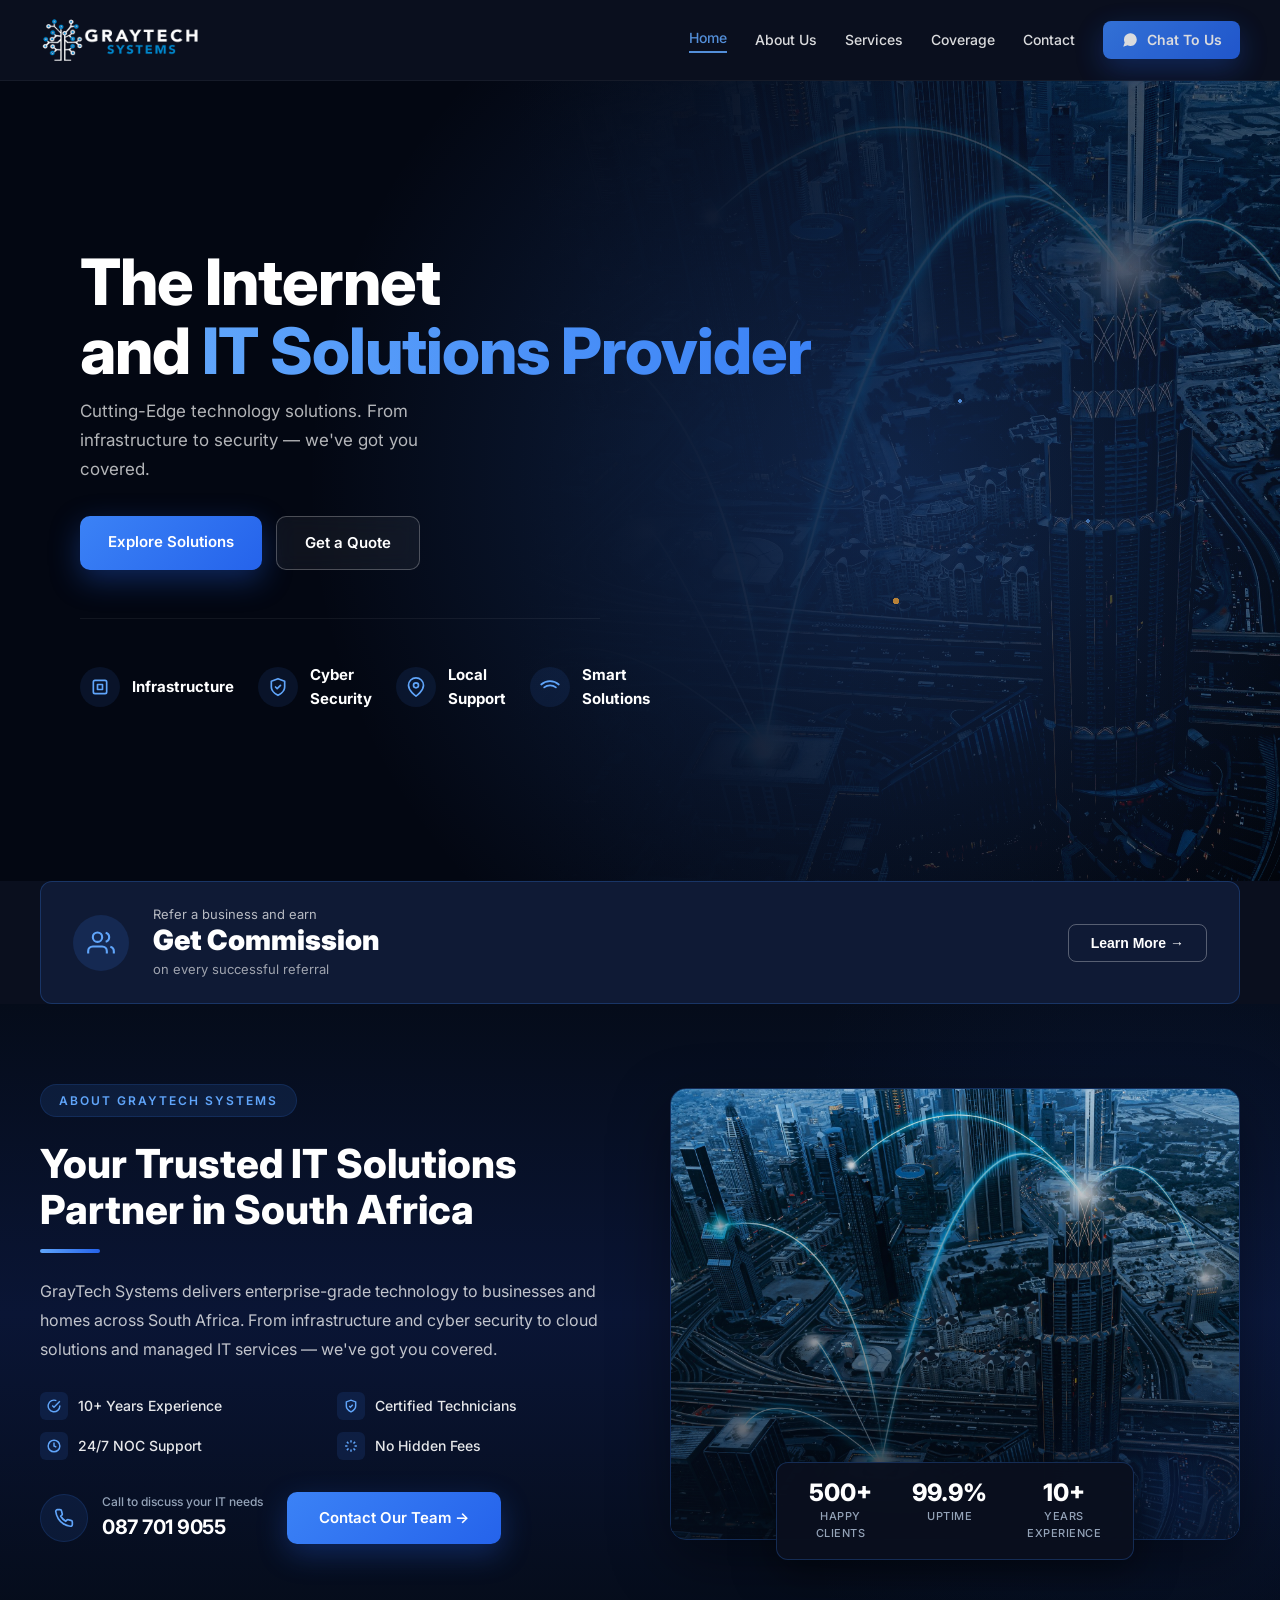
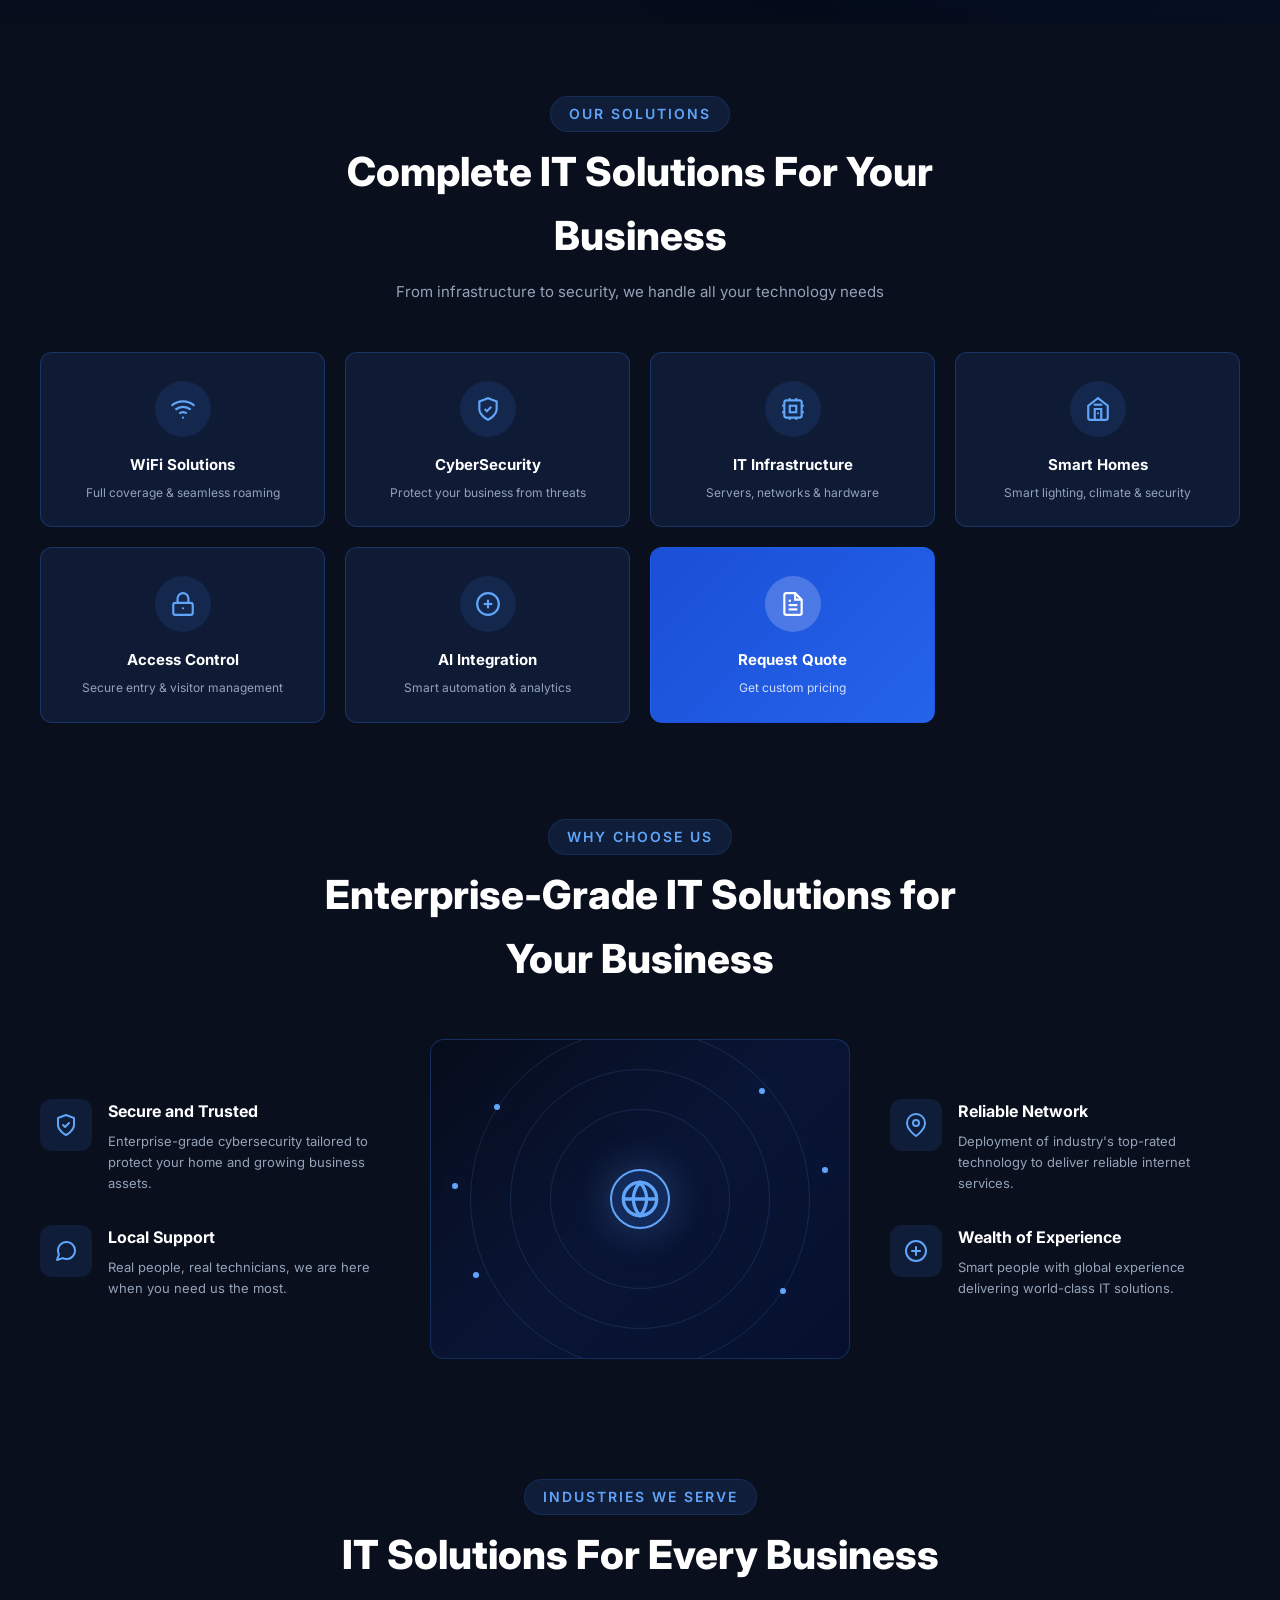
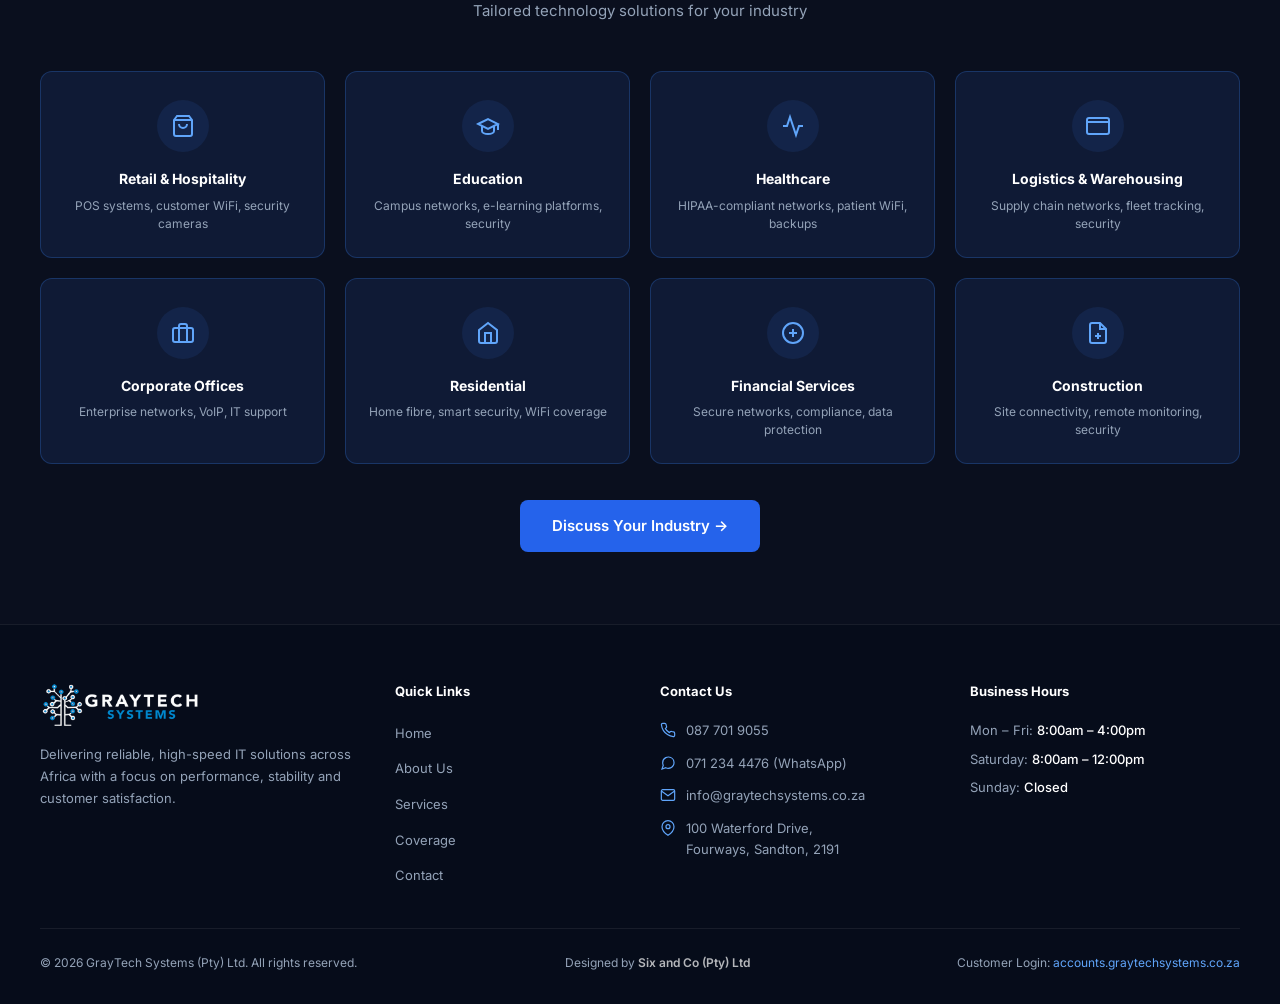
<file: index.html>
<!DOCTYPE html>
<html lang="en">
<head>
  <meta charset="UTF-8" />
  <meta name="viewport" content="width=device-width, initial-scale=1.0, maximum-scale=5.0, user-scalable=yes" />

  
  <!-- Primary Meta Tags -->
  <title>GrayTech Systems – Complete IT Solutions Provider South Africa</title>
  <meta name="title" content="GrayTech Systems – Complete IT Solutions Provider South Africa" />
  <meta name="description" content="Enterprise-grade IT solutions including cybersecurity, infrastructure, WiFi, smart homes, AI integration and access control. Trusted IT partner in South Africa." />
  <meta name="keywords" content="IT solutions South Africa, cybersecurity, IT infrastructure, WiFi solutions, smart homes, access control, AI integration, business IT, managed IT services" />
  <meta name="robots" content="index, follow" />
  <link rel="canonical" href="https://graytechsystems.co.za/" />
  
  <!-- Open Graph / Facebook -->
  <meta property="og:type" content="website" />
  <meta property="og:url" content="https://graytechsystems.co.za/" />
  <meta property="og:title" content="GrayTech Systems – Complete IT Solutions Provider South Africa" />
  <meta property="og:description" content="Enterprise-grade IT solutions including cybersecurity, infrastructure, WiFi, smart homes, AI integration and access control. Trusted IT partner in South Africa." />
  <meta property="og:image" content="https://graytechsystems.co.za/img/Logo-800×240.png" />
  
  <!-- Twitter -->
  <meta name="twitter:card" content="summary_large_image" />
  <meta name="twitter:title" content="GrayTech Systems – Complete IT Solutions Provider South Africa" />
  <meta name="twitter:description" content="Enterprise-grade IT solutions including cybersecurity, infrastructure, WiFi, smart homes, AI integration and access control." />
  
  <!-- Favicon -->
  <link rel="icon" type="image/x-icon" href="img/favicon/favicon.ico" />
  <link rel="icon" type="image/png" sizes="16x16" href="img/favicon/favicon-16x16.png" />
  <link rel="icon" type="image/png" sizes="32x32" href="img/favicon/favicon-32x32.png" />
  <link rel="apple-touch-icon" sizes="180x180" href="img/favicon/favicon-512x512.png" />
  <link rel="manifest" href="manifest.json" />
  <meta name="theme-color" content="#0a0f1e" />
  
  <!-- Google Fonts -->
  <link href="https://fonts.googleapis.com/css2?family=Inter:wght@400;500;600;700;800;900&display=swap" rel="stylesheet" />
  
  <!-- CSS -->
  <link rel="stylesheet" href="css/style.css" />
  
  <!-- Schema.org Structured Data -->
  <script type="application/ld+json">
  {
    "@context": "https://schema.org",
    "@type": "Organization",
    "name": "GrayTech Systems",
    "description": "Enterprise-grade IT solutions provider in South Africa offering cybersecurity, infrastructure, WiFi, smart homes, AI integration and access control.",
    "url": "https://graytechsystems.co.za",
    "telephone": "+27877019055",
    "address": {
      "@type": "PostalAddress",
      "streetAddress": "100 Waterford Drive",
      "addressLocality": "Fourways",
      "addressRegion": "Gauteng",
      "postalCode": "2191",
      "addressCountry": "ZA"
    },
    "sameAs": [
      "https://www.facebook.com/graytechsystems",
      "https://www.instagram.com/graytechsystems",
      "https://www.linkedin.com/company/graytechsystems"
    ]
  }
  </script>
</head>
<body>
<div class="site-wrapper">
  <!-- ===== NAVIGATION ===== -->
  <nav>
    <div class="logo">
      <div class="logo-top">
        <a href="index.html" class="logo-link">
          <img 
            src="img/Logo-400×120.png" 
            alt="GrayTech Systems - Complete IT Solutions Provider" 
            class="logo-image"
            width="180"
            height="54"
          />
        </a>
      </div>
    </div>

    <button class="hamburger" aria-label="Toggle navigation menu">
      <span class="hamburger-line"></span>
      <span class="hamburger-line"></span>
      <span class="hamburger-line"></span>
    </button>

    <div class="nav-links">
      <!-- Logo inside mobile menu -->
      <div class="mobile-logo">
        <img 
          src="img/Logo-400×120.png" 
          alt="GrayTech Systems" 
          class="mobile-logo-image"
          width="140"
          height="42"
        />
      </div>
      <a href="index.html" class="active">Home</a>
      <a href="about.html">About Us</a>
      <a href="services.html">Services</a>
      <a href="coverage.html">Coverage</a>
      <a href="contact.html">Contact</a>
      <a href="https://wa.me/27712344476" target="_blank" class="btn-whatsapp-nav" rel="noopener noreferrer">
        <svg viewBox="0 0 24 24" fill="white" width="18" height="18">
          <path d="M21 11.5a8.38 8.38 0 0 1-.9 3.8 8.5 8.5 0 0 1-7.6 4.7 8.38 8.38 0 0 1-3.8-.9L3 21l1.9-5.7a8.38 8.38 0 0 1-.9-3.8 8.5 8.5 0 0 1 4.7-7.6 8.38 8.38 0 0 1 3.8-.9h.5a8.48 8.48 0 0 1 8 8v.5z"/>
        </svg>
        Chat To Us
      </a>
    </div>
  </nav>
  
  <!-- ===== HERO SECTION ===== -->
  <section class="hero">
    <div class="hero-bg"></div>
    <div class="hero-image">
      <img src="img/hero.jfif" alt="Enterprise IT Solutions - GrayTech Systems" />
    </div>
    <div class="hero-container">
      <div class="hero-content">
        <h1>The Internet and<span class="blue"> IT Solutions Provider</span></h1>
        <p class="hero-sub">Cutting-Edge technology solutions. From infrastructure to security — we've got you covered.</p>
        <div class="hero-btns">
          <a href="services.html" class="btn-primary">Explore Solutions</a>
          <a href="#quote-modal" class="btn-outline modal-trigger">Get a Quote</a>
        </div>

        <!-- Features - IT Company Focus (Fixed for mobile) -->
        <div class="hero-features">
          <div class="hero-feature">
            <div class="hero-feature-icon">
              <svg viewBox="0 0 24 24" fill="none" stroke="currentColor" stroke-width="2" stroke-linecap="round" stroke-linejoin="round">
                <rect x="4" y="4" width="16" height="16" rx="2" ry="2"/>
                <rect x="9" y="9" width="6" height="6"/>
              </svg>
            </div>
            <h4>Infrastructure</h4>
          </div>
          <div class="hero-feature">
            <div class="hero-feature-icon">
              <svg viewBox="0 0 24 24" fill="none" stroke="currentColor" stroke-width="2" stroke-linecap="round" stroke-linejoin="round">
                <path d="M12 22s8-4 8-10V5l-8-3-8 3v7c0 6 8 10 8 10z"/>
                <path d="M9 12l2 2 4-4"/>
              </svg>
            </div>
            <h4>Cyber Security</h4>
          </div>
          <div class="hero-feature">
            <div class="hero-feature-icon">
              <svg viewBox="0 0 24 24" fill="none" stroke="currentColor" stroke-width="2" stroke-linecap="round" stroke-linejoin="round">
                <path d="M21 10c0 7-9 13-9 13s-9-6-9-13a9 9 0 0 1 18 0z"/>
                <circle cx="12" cy="10" r="3"/>
              </svg>
            </div>
            <h4>Local Support</h4>
          </div>
          <div class="hero-feature">
            <div class="hero-feature-icon">
              <svg viewBox="0 0 24 24" fill="none" stroke="currentColor" stroke-width="2" stroke-linecap="round" stroke-linejoin="round">
                <path d="M5 12.55a11 11 0 0 1 14.08 0"/>
                <path d="M1.42 9a16 16 0 0 1 21.16 0"/>
              </svg>
            </div>
            <h4>Smart Solutions</h4>
          </div>
        </div>
      </div>
    </div>
  </section>

  <!-- ===== REFERRAL BANNER ===== -->
  <div class="referral">
    <div class="referral-icon">
      <svg viewBox="0 0 24 24"><path d="M17 21v-2a4 4 0 0 0-4-4H5a4 4 0 0 0-4 4v2"/><circle cx="9" cy="7" r="4"/><path d="M23 21v-2a4 4 0 0 0-3-3.87M16 3.13a4 4 0 0 1 0 7.75"/></svg>
    </div>
    <div class="referral-text">
      <p>Refer a business and earn</p>
      <strong>Get Commission</strong>
      <span>on every successful referral</span>
    </div>
    <button class="btn-learn modal-trigger" data-modal="referral-modal">Learn More →</button>
  </div>

  <!-- ===== REFERRAL MODAL ===== -->
  <div id="referral-modal" class="modal-overlay">
    <div class="modal-container">
      <button class="modal-close" aria-label="Close modal">&times;</button>
      <div class="modal-header">
        <span class="modal-badge">💰 Refer & Earn</span>
        <h2>Refer a Business</h2>
        <p>Fill in the details below and we'll get back to you with commission details.</p>
      </div>
      
      <form id="referralForm" class="modal-form" novalidate>
        <div class="form-row">
          <div class="form-group">
            <label for="referralName">Your Full Name <span class="required">*</span></label>
            <input type="text" id="referralName" name="name" placeholder="John Doe" required />
            <small class="error-message" id="referralNameError">Please enter your full name</small>
          </div>
          <div class="form-group">
            <label for="referralEmail">Your Email <span class="required">*</span></label>
            <input type="email" id="referralEmail" name="email" placeholder="john@example.com" required />
            <small class="error-message" id="referralEmailError">Please enter a valid email</small>
          </div>
        </div>
        
        <div class="form-row">
          <div class="form-group">
            <label for="referralPhone">Your Phone <span class="required">*</span></label>
            <input type="tel" id="referralPhone" name="phone" placeholder="082 123 4567" required />
            <small class="error-message" id="referralPhoneError">Please enter a valid phone number</small>
          </div>
          <div class="form-group">
            <label for="referralBusiness">Business Name <span class="required">*</span></label>
            <input type="text" id="referralBusiness" name="business" placeholder="ABC Company" required />
            <small class="error-message" id="referralBusinessError">Please enter the business name</small>
          </div>
        </div>
        
        <div class="form-group full-width">
          <label for="referralMessage">Additional Notes</label>
          <textarea id="referralMessage" name="message" rows="3" placeholder="Any additional information about the referral..."></textarea>
        </div>
        
        <div class="form-group full-width">
          <label class="checkbox-label">
            <input type="checkbox" id="referralConsent" name="consent" required />
            <span>I confirm I have permission to refer this business. <span class="required">*</span></span>
          </label>
          <small class="error-message" id="referralConsentError">Please confirm</small>
        </div>
        
        <div id="referralFormStatus" class="form-status"></div>
        
        <button type="submit" class="submit-btn" id="referralSubmit">
          <span>Submit Referral</span>
          <svg viewBox="0 0 24 24" fill="none" stroke="currentColor" stroke-width="2.5">
            <line x1="5" y1="12" x2="19" y2="12"/>
            <polyline points="12 5 19 12 12 19"/>
          </svg>
        </button>
        
        <p class="form-security">🔒 Your information is secure and will only be used for this referral.</p>
      </form>
      
      <div id="referralSuccess" class="form-success" style="display:none;">
        <div class="success-icon">🎉</div>
        <h3>Referral Submitted!</h3>
        <p>Thank you for your referral! One of our team members will contact you within <strong>24 hours</strong> to discuss commission details.</p>
        <button class="btn-home modal-close-success">← Back to Site</button>
      </div>
    </div>
  </div>

  <!-- ===== ABOUT SECTION ===== -->
  <section class="about-section">
    <div class="about-container">
      <div class="about-grid">
        <div class="about-content">
          <div class="about-badge">About GrayTech Systems</div>
          <h2>Your Trusted IT Solutions Partner in South Africa</h2>
          <p class="about-description">GrayTech Systems delivers enterprise-grade technology to businesses and homes across South Africa. From infrastructure and cyber security to cloud solutions and managed IT services — we've got you covered.</p>

          <div class="about-features">
            <div class="about-feature">
              <div class="about-feature-icon">
                <svg viewBox="0 0 24 24" fill="none" stroke="currentColor" stroke-width="2"><path d="M22 11.08V12a10 10 0 1 1-5.93-9.14"/><polyline points="22 4 12 14.01 9 11.01"/></svg>
              </div>
              <span>10+ Years Experience</span>
            </div>
            <div class="about-feature">
              <div class="about-feature-icon">
                <svg viewBox="0 0 24 24" fill="none" stroke="currentColor" stroke-width="2"><path d="M12 22s8-4 8-10V5l-8-3-8 3v7c0 6 8 10 8 10z"/><path d="M9 12l2 2 4-4"/></svg>
              </div>
              <span>Certified Technicians</span>
            </div>
            <div class="about-feature">
              <div class="about-feature-icon">
                <svg viewBox="0 0 24 24" fill="none" stroke="currentColor" stroke-width="2"><circle cx="12" cy="12" r="10"/><polyline points="12 6 12 12 16 14"/></svg>
              </div>
              <span>24/7 NOC Support</span>
            </div>
            <div class="about-feature">
              <div class="about-feature-icon">
                <svg viewBox="0 0 24 24" fill="none" stroke="currentColor" stroke-width="2"><path d="M12 2v4M12 22v-4M4.93 4.93l2.83 2.83M16.24 16.24l2.83 2.83M2 12h4M18 12h4M4.93 19.07l2.83-2.83M16.24 7.76l2.83-2.83"/></svg>
              </div>
              <span>No Hidden Fees</span>
            </div>
          </div>

          <div class="about-cta">
            <div class="about-phone">
              <div class="about-phone-icon">
                <svg viewBox="0 0 24 24" fill="none" stroke="currentColor" stroke-width="2"><path d="M22 16.92v3a2 2 0 0 1-2.18 2 19.79 19.79 0 0 1-8.63-3.07 19.5 19.5 0 0 1-6-6A19.79 19.79 0 0 1 2.12 4.18 2 2 0 0 1 4.11 2h3a2 2 0 0 1 2 1.72 12.84 12.84 0 0 0 .7 2.81 2 2 0 0 1-.45 2.11L8.09 9.91a16 16 0 0 0 6 6l1.27-1.27a2 2 0 0 1 2.11-.45 12.84 12.84 0 0 0 2.81.7A2 2 0 0 1 22 16.92z"/></svg>
              </div>
              <div>
                <span class="about-phone-label">Call to discuss your IT needs</span>
                <strong class="about-phone-number">087 701 9055</strong>
              </div>
            </div>
            <a href="contact.html" class="about-btn">Contact Our Team →</a>
          </div>
        </div>

<div class="about-image">
  <div class="about-image-wrapper">
    <img src="img/hero.jfif" alt="GrayTech Systems - IT Solutions" />
    <div class="about-image-overlay"></div>
    <div class="about-image-glow"></div>
  </div>
  <!-- Stats moved OUTSIDE the image wrapper but still inside about-image -->
  <div class="about-stats">
    <div class="about-stat">
      <span class="about-stat-number">500+</span>
      <span class="about-stat-label">Happy Clients</span>
    </div>
    <div class="about-stat">
      <span class="about-stat-number">99.9%</span>
      <span class="about-stat-label">Uptime</span>
    </div>
    <div class="about-stat">
      <span class="about-stat-number">10+</span>
      <span class="about-stat-label">Years Experience</span>
    </div>
  </div>
</div>
      </div>
    </div>
  </section>

  <!-- ===== SERVICES SECTION ===== -->
  <section class="services-section">
    <div class="section-header">
      <h5 class="about-badge">Our Solutions</h5>
      <h2>Complete IT Solutions For Your Business</h2>
      <p>From infrastructure to security, we handle all your technology needs</p>
    </div>

    <div class="services-grid">
      <div class="service-card" onclick="location.href='services.html'">
        <div class="service-icon">
          <svg viewBox="0 0 24 24" fill="none" stroke="currentColor" stroke-width="2"><path d="M5 12.55a11 11 0 0 1 14.08 0"/><path d="M1.42 9a16 16 0 0 1 21.16 0"/><path d="M8.53 16.11a6 6 0 0 1 6.95 0"/><circle cx="12" cy="20" r="1" fill="#60a5fa" stroke="none"/></svg>
        </div>
        <h4>WiFi Solutions</h4>
        <p>Full coverage & seamless roaming</p>
      </div>

      <div class="service-card" onclick="location.href='services.html'">
        <div class="service-icon">
          <svg viewBox="0 0 24 24" fill="none" stroke="currentColor" stroke-width="2"><path d="M12 22s8-4 8-10V5l-8-3-8 3v7c0 6 8 10 8 10z"/><path d="M9 12l2 2 4-4"/></svg>
        </div>
        <h4>CyberSecurity</h4>
        <p>Protect your business from threats</p>
      </div>

      <div class="service-card" onclick="location.href='services.html'">
        <div class="service-icon">
          <svg viewBox="0 0 24 24" fill="none" stroke="currentColor" stroke-width="2"><rect x="4" y="4" width="16" height="16" rx="2" ry="2"/><rect x="9" y="9" width="6" height="6"/><line x1="9" y1="2" x2="9" y2="4"/><line x1="15" y1="2" x2="15" y2="4"/><line x1="9" y1="20" x2="9" y2="22"/><line x1="15" y1="20" x2="15" y2="22"/><line x1="4" y1="9" x2="2" y2="9"/><line x1="4" y1="15" x2="2" y2="15"/><line x1="20" y1="9" x2="22" y2="9"/><line x1="20" y1="15" x2="22" y2="15"/></svg>
        </div>
        <h4>IT Infrastructure</h4>
        <p>Servers, networks & hardware</p>
      </div>

      <div class="service-card" onclick="location.href='services.html'">
        <div class="service-icon">
          <svg viewBox="0 0 24 24" fill="none" stroke="currentColor" stroke-width="2"><path d="M3 9l9-7 9 7v11a2 2 0 0 1-2 2H5a2 2 0 0 1-2-2z"/><polyline points="9 22 9 12 15 12 15 22"/><circle cx="12" cy="16" r="1" fill="#60a5fa" stroke="none"/><line x1="8" y1="8" x2="16" y2="8"/></svg>
        </div>
        <h4>Smart Homes</h4>
        <p>Smart lighting, climate & security</p>
      </div>

      <div class="service-card" onclick="location.href='services.html'">
        <div class="service-icon">
          <svg viewBox="0 0 24 24" fill="none" stroke="currentColor" stroke-width="2"><rect x="3" y="11" width="18" height="11" rx="2" ry="2"/><path d="M7 11V7a5 5 0 0 1 10 0v4"/><circle cx="12" cy="16" r="1" fill="#60a5fa" stroke="none"/></svg>
        </div>
        <h4>Access Control</h4>
        <p>Secure entry & visitor management</p>
      </div>

      <div class="service-card" onclick="location.href='services.html'">
        <div class="service-icon">
          <svg viewBox="0 0 24 24" fill="none" stroke="currentColor" stroke-width="2"><path d="M12 2a10 10 0 0 1 10 10 10 10 0 0 1-10 10A10 10 0 0 1 2 12 10 10 0 0 1 12 2z"/><path d="M8 12h8"/><path d="M12 8v8"/><circle cx="12" cy="12" r="1" fill="#60a5fa" stroke="none"/></svg>
        </div>
        <h4>AI Integration</h4>
        <p>Smart automation & analytics</p>
      </div>

<div class="service-card service-card-featured modal-trigger" data-modal="quote-modal" style="cursor: pointer;">
  <div class="service-icon">
    <svg viewBox="0 0 24 24" fill="none" stroke="currentColor" stroke-width="2">
      <path d="M14 2H6a2 2 0 0 0-2 2v16a2 2 0 0 0 2 2h12a2 2 0 0 0 2-2V8z"/>
      <polyline points="14 2 14 8 20 8"/>
      <line x1="16" y1="13" x2="8" y2="13"/>
      <line x1="16" y1="17" x2="8" y2="17"/>
      <polyline points="10 9 9 9 8 9"/>
    </svg>
  </div>
  <h4>Request Quote</h4>
  <p>Get custom pricing</p>
</div>
    </div>
  </section>

    <!-- ===== WHY CHOOSE SECTION ===== -->
  <section class="why-choose-section">
    <div class="section-header">
      <h5 class="about-badge">Why Choose Us</h5>
      <h2>Enterprise-Grade IT Solutions for Your Business</h2>
    </div>

    <div class="why-choose-grid">
      <div class="why-choose-left">
        <div class="why-card">
          <div class="why-icon">
            <svg viewBox="0 0 24 24" fill="none" stroke="currentColor" stroke-width="2" stroke-linecap="round" stroke-linejoin="round">
              <path d="M12 22s8-4 8-10V5l-8-3-8 3v7c0 6 8 10 8 10z"/>
              <path d="M9 12l2 2 4-4"/>
            </svg>
          </div>
          <div>
            <h4>Secure and Trusted</h4>
            <p>Enterprise-grade cybersecurity tailored to protect your home and growing business assets.</p>
          </div>
        </div>
        <div class="why-card">
          <div class="why-icon">
            <svg viewBox="0 0 24 24" fill="none" stroke="currentColor" stroke-width="2" stroke-linecap="round" stroke-linejoin="round">
              <path d="M21 11.5a8.38 8.38 0 0 1-.9 3.8 8.5 8.5 0 0 1-7.6 4.7 8.38 8.38 0 0 1-3.8-.9L3 21l1.9-5.7a8.38 8.38 0 0 1-.9-3.8 8.5 8.5 0 0 1 4.7-7.6 8.38 8.38 0 0 1 3.8-.9h.5a8.48 8.48 0 0 1 8 8v.5z"/>
            </svg>
          </div>
          <div>
            <h4>Local Support</h4>
            <p>Real people, real technicians, we are here when you need us the most.</p>
          </div>
        </div>
      </div>

      <!-- UPGRADED CENTER IMAGE -->
      <div class="why-choose-center">
        <div class="why-image-placeholder premium">
          <!-- Animated Network Visualization -->
          <div class="network-visual premium-network">
            <div class="network-ring ring-1"></div>
            <div class="network-ring ring-2"></div>
            <div class="network-ring ring-3"></div>
            <div class="network-center premium-center">
              <svg width="48" height="48" viewBox="0 0 24 24" fill="none" stroke="#60a5fa" stroke-width="2">
                <circle cx="12" cy="12" r="10"/>
                <path d="M2 12h20M12 2a15.3 15.3 0 0 1 4 10 15.3 15.3 0 0 1-4 10 15.3 15.3 0 0 1-4-10 15.3 15.3 0 0 1 4-10z"/>
              </svg>
            </div>
            <div class="network-particle p1"></div>
            <div class="network-particle p2"></div>
            <div class="network-particle p3"></div>
            <div class="network-particle p4"></div>
            <div class="network-particle p5"></div>
            <div class="network-particle p6"></div>
          </div>
        </div>
      </div>

      <div class="why-choose-right">
        <div class="why-card">
          <div class="why-icon">
            <svg viewBox="0 0 24 24" fill="none" stroke="currentColor" stroke-width="2" stroke-linecap="round" stroke-linejoin="round">
              <path d="M21 10c0 7-9 13-9 13s-9-6-9-13a9 9 0 0 1 18 0z"/>
              <circle cx="12" cy="10" r="3"/>
            </svg>
          </div>
          <div>
            <h4>Reliable Network</h4>
            <p>Deployment of industry's top-rated technology to deliver reliable internet services.</p>
          </div>
        </div>
        <div class="why-card">
          <div class="why-icon">
            <svg viewBox="0 0 24 24" fill="none" stroke="currentColor" stroke-width="2" stroke-linecap="round" stroke-linejoin="round">
              <path d="M12 2a10 10 0 0 1 10 10 10 10 0 0 1-10 10A10 10 0 0 1 2 12 10 10 0 0 1 12 2z"/>
              <path d="M8 12h8"/>
              <path d="M12 8v8"/>
            </svg>
          </div>
          <div>
            <h4>Wealth of Experience</h4>
            <p>Smart people with global experience delivering world-class IT solutions.</p>
          </div>
        </div>
      </div>
    </div>
  </section>

  <!-- ===== INDUSTRIES SECTION ===== -->
  <section class="industries-section">
    <div class="section-header">
      <h5 class="about-badge">Industries We Serve</h5>
      <h2>IT Solutions For Every Business</h2>
      <p>Tailored technology solutions for your industry</p>
    </div>

    <div class="industries-grid">
      <div class="industry-card">
        <div class="industry-icon">
          <svg viewBox="0 0 24 24" fill="none" stroke="currentColor" stroke-width="2"><path d="M6 2L3 6v14a2 2 0 0 0 2 2h14a2 2 0 0 0 2-2V6l-3-4z"/><line x1="3" y1="6" x2="21" y2="6"/><path d="M16 10a4 4 0 0 1-8 0"/></svg>
        </div>
        <h5>Retail & Hospitality</h5>
        <p>POS systems, customer WiFi, security cameras</p>
      </div>

      <div class="industry-card">
        <div class="industry-icon">
          <svg viewBox="0 0 24 24" fill="none" stroke="currentColor" stroke-width="2"><path d="M22 10v6M2 10l10-5 10 5-10 5z"/><path d="M6 12v5c0 1.66 2.69 3 6 3s6-1.34 6-3v-5"/></svg>
        </div>
        <h5>Education</h5>
        <p>Campus networks, e-learning platforms, security</p>
      </div>

      <div class="industry-card">
        <div class="industry-icon">
          <svg viewBox="0 0 24 24" fill="none" stroke="currentColor" stroke-width="2"><path d="M22 12h-4l-3 9L9 3l-3 9H2"/></svg>
        </div>
        <h5>Healthcare</h5>
        <p>HIPAA-compliant networks, patient WiFi, backups</p>
      </div>

      <div class="industry-card">
        <div class="industry-icon">
          <svg viewBox="0 0 24 24" fill="none" stroke="currentColor" stroke-width="2"><rect x="1" y="4" width="22" height="16" rx="2" ry="2"/><path d="M1 8h22"/></svg>
        </div>
        <h5>Logistics & Warehousing</h5>
        <p>Supply chain networks, fleet tracking, security</p>
      </div>

      <div class="industry-card">
        <div class="industry-icon">
          <svg viewBox="0 0 24 24" fill="none" stroke="currentColor" stroke-width="2"><rect x="2" y="7" width="20" height="14" rx="2" ry="2"/><path d="M16 21V5a2 2 0 0 0-2-2h-4a2 2 0 0 0-2 2v16"/></svg>
        </div>
        <h5>Corporate Offices</h5>
        <p>Enterprise networks, VoIP, IT support</p>
      </div>

      <div class="industry-card">
        <div class="industry-icon">
          <svg viewBox="0 0 24 24" fill="none" stroke="currentColor" stroke-width="2"><path d="M3 9l9-7 9 7v11a2 2 0 0 1-2 2H5a2 2 0 0 1-2-2z"/><polyline points="9 22 9 12 15 12 15 22"/></svg>
        </div>
        <h5>Residential</h5>
        <p>Home fibre, smart security, WiFi coverage</p>
      </div>

      <div class="industry-card">
        <div class="industry-icon">
          <svg viewBox="0 0 24 24" fill="none" stroke="currentColor" stroke-width="2"><circle cx="12" cy="12" r="10"/><path d="M8 12h8"/><path d="M12 8v8"/></svg>
        </div>
        <h5>Financial Services</h5>
        <p>Secure networks, compliance, data protection</p>
      </div>

      <div class="industry-card">
        <div class="industry-icon">
          <svg viewBox="0 0 24 24" fill="none" stroke="currentColor" stroke-width="2"><path d="M14 2H6a2 2 0 0 0-2 2v16a2 2 0 0 0 2 2h12a2 2 0 0 0 2-2V8z"/><polyline points="14 2 14 8 20 8"/><line x1="12" y1="18" x2="12" y2="12"/><line x1="9" y1="15" x2="15" y2="15"/></svg>
        </div>
        <h5>Construction</h5>
        <p>Site connectivity, remote monitoring, security</p>
      </div>
    </div>

    <div class="industries-cta">
      <a href="contact.html" class="btn-industry">Discuss Your Industry →</a>
    </div>
  </section>

  <!-- ===== QUOTE MODAL ===== -->
  <div id="quote-modal" class="modal-overlay">
    <div class="modal-container">
      <button class="modal-close" aria-label="Close modal">&times;</button>
      <div class="modal-header">
        <span class="modal-badge">📝 Request a Quote</span>
        <h2>Get Your Custom Quote</h2>
        <p>Fill in the form below and we'll get back to you within 24 hours.</p>
      </div>
      
      <form id="quoteForm" class="modal-form" novalidate>
        <div class="form-row">
          <div class="form-group">
            <label for="quoteName">Full Name <span class="required">*</span></label>
            <input type="text" id="quoteName" name="name" placeholder="John Doe" required />
            <small class="error-message" id="quoteNameError">Please enter your full name</small>
          </div>
          <div class="form-group">
            <label for="quoteEmail">Email Address <span class="required">*</span></label>
            <input type="email" id="quoteEmail" name="email" placeholder="john@example.com" required />
            <small class="error-message" id="quoteEmailError">Please enter a valid email</small>
          </div>
        </div>
        
        <div class="form-row">
          <div class="form-group">
            <label for="quotePhone">Phone Number <span class="required">*</span></label>
            <input type="tel" id="quotePhone" name="phone" placeholder="082 123 4567" required />
            <small class="error-message" id="quotePhoneError">Please enter a valid phone number</small>
          </div>
          <div class="form-group">
            <label for="quoteService">Service Interested In</label>
            <select id="quoteService" name="service">
              <option value="">Select a service...</option>
              <option value="wifi">WiFi Solutions</option>
              <option value="cybersecurity">CyberSecurity</option>
              <option value="infrastructure">IT Infrastructure</option>
              <option value="smart-homes">Smart Homes</option>
              <option value="access-control">Access Control</option>
              <option value="ai-integration">AI Integration</option>
              <option value="other">Other</option>
            </select>
          </div>
        </div>
        
        <div class="form-group full-width">
          <label for="quoteMessage">Message <span class="required">*</span></label>
          <textarea id="quoteMessage" name="message" rows="4" placeholder="Tell us about your IT needs..." required></textarea>
          <small class="error-message" id="quoteMessageError">Please enter your message</small>
        </div>
        
        <!-- Honeypot - Anti-spam -->
        <div style="display:none;">
          <label for="website">Website</label>
          <input type="text" id="website" name="website" value="" />
        </div>
        
        <div class="form-group full-width">
          <label class="checkbox-label">
            <input type="checkbox" id="quoteConsent" name="consent" required />
            <span>I consent to GrayTech Systems contacting me regarding this enquiry. <span class="required">*</span></span>
          </label>
          <small class="error-message" id="quoteConsentError">Please confirm your consent</small>
        </div>
        
        <div id="quoteFormStatus" class="form-status"></div>
        
        <button type="submit" class="submit-btn" id="quoteSubmit">
          <span>Submit Quote Request</span>
          <svg viewBox="0 0 24 24" fill="none" stroke="currentColor" stroke-width="2.5">
            <line x1="5" y1="12" x2="19" y2="12"/>
            <polyline points="12 5 19 12 12 19"/>
          </svg>
        </button>
        
        <p class="form-security">🔒 Your information is secure and will only be used for this enquiry.</p>
      </form>
      
      <div id="quoteSuccess" class="form-success" style="display:none;">
        <div class="success-icon">✅</div>
        <h3>Quote Request Submitted!</h3>
        <p>Thank you for contacting GrayTech Systems. One of our team members will get back to you within <strong>24 hours</strong> with a custom quote.</p>
        <div class="success-details">
          <div class="detail-item">
            <span>📧 Confirmation sent to</span>
            <strong id="quoteConfirmEmail">-</strong>
          </div>
          <div class="detail-item">
            <span>📋 Reference</span>
            <strong id="quoteConfirmReference">-</strong>
          </div>
        </div>
        <button class="btn-home modal-close-success">← Back to Site</button>
      </div>
    </div>
  </div>

  <!-- ===== CTA SECTION ===== -->
<!--   <section class="cta-section">
    <div class="cta-container">
      <div class="cta-content">
        <h2>Ready to Transform Your IT Infrastructure?</h2>
        <p>Let our experts help you find the right solution for your business.</p>
      </div>
      <div class="cta-buttons">
        <a href="contact.html" class="cta-primary">Get a Free Consultation →</a>
        <a href="#quote-modal" class="cta-secondary modal-trigger">Request a Quote</a>
      </div>
    </div>
  </section> -->

  <!-- ===== FOOTER ===== -->
  <footer>
    <div class="footer-grid">
      <div class="footer-brand">
        <div class="logo">
          <div class="logo-top">
            <a href="index.html" class="footer-logo-link">
              <img 
                src="img/Logo-500×150.png" 
                alt="GrayTech Systems" 
                class="footer-logo-image"
                width="180"
                height="54"
              />
            </a>
          </div>
        </div>
       <p>Delivering reliable, high-speed IT solutions across Africa with a focus on performance, stability and customer satisfaction.</p>
      </div>

      <div class="footer-col">
        <h4>Quick Links</h4>
        <ul>
          <li><a href="index.html">Home</a></li>
          <li><a href="about.html">About Us</a></li>
          <li><a href="services.html">Services</a></li>
          <li><a href="coverage.html">Coverage</a></li>
          <li><a href="contact.html">Contact</a></li>
        </ul>
      </div>

      <div class="footer-col">
        <h4>Contact Us</h4>
        <a href="tel:+27877019055" class="contact-item">
          <svg viewBox="0 0 24 24"><path d="M22 16.92v3a2 2 0 0 1-2.18 2 19.79 19.79 0 0 1-8.63-3.07 19.5 19.5 0 0 1-6-6A19.79 19.79 0 0 1 2.12 4.18 2 2 0 0 1 4.11 2h3a2 2 0 0 1 2 1.72 12.84 12.84 0 0 0 .7 2.81 2 2 0 0 1-.45 2.11L8.09 9.91a16 16 0 0 0 6 6l1.27-1.27a2 2 0 0 1 2.11-.45 12.84 12.84 0 0 0 2.81.7A2 2 0 0 1 22 16.92z"/></svg>
          <span>087 701 9055</span>
        </a>
        <a href="https://wa.me/27712344476" target="_blank" class="contact-item" rel="noopener noreferrer">
          <svg viewBox="0 0 24 24"><path d="M21 11.5a8.38 8.38 0 0 1-.9 3.8 8.5 8.5 0 0 1-7.6 4.7 8.38 8.38 0 0 1-3.8-.9L3 21l1.9-5.7a8.38 8.38 0 0 1-.9-3.8 8.5 8.5 0 0 1 4.7-7.6 8.38 8.38 0 0 1 3.8-.9h.5a8.48 8.48 0 0 1 8 8v.5z"/></svg>
          <span>071 234 4476 (WhatsApp)</span>
        </a>
        <a href="mailto:info@graytechsystems.co.za" class="contact-item">
          <svg viewBox="0 0 24 24"><path d="M4 4h16c1.1 0 2 .9 2 2v12c0 1.1-.9 2-2 2H4c-1.1 0-2-.9-2-2V6c0-1.1.9-2 2-2z"/><polyline points="22,6 12,13 2,6"/></svg>
          <span>info@graytechsystems.co.za</span>
        </a>
        <a href="https://www.google.com/maps/search/?api=1&query=100+Waterford+Drive+Fourways+Sandton" target="_blank" class="contact-item" rel="noopener noreferrer">
          <svg viewBox="0 0 24 24"><path d="M21 10c0 7-9 13-9 13s-9-6-9-13a9 9 0 0 1 18 0z"/><circle cx="12" cy="10" r="3"/></svg>
          <span>100 Waterford Drive,<br>Fourways, Sandton, 2191</span>
        </a>
      </div>

      <div class="footer-col">
        <h4>Business Hours</h4>
        <p class="hours-row">Mon – Fri: <span>8:00am – 4:00pm</span></p>
        <p class="hours-row">Saturday: <span>8:00am – 12:00pm</span></p>
        <p class="hours-row">Sunday: <span>Closed</span></p>
      </div>
    </div>

    <div class="footer-bottom">
      <span>© <span id="year"></span> GrayTech Systems (Pty) Ltd. All rights reserved.</span>
      <span>
        Designed by 
        <a href="https://www.sixandco6.co.za" target="_blank" rel="noopener noreferrer" class="footer-design-credit">
          <strong>Six and Co (Pty) Ltd</strong>
        </a>
      </span>
      <span>Customer Login: <a href="https://accounts.graytechsystems.co.za" style="color:var(--cyan)">accounts.graytechsystems.co.za</a></span>
    </div>
  </footer>

  <!-- ===== JAVASCRIPT ===== -->
  <script src="js/main.js"></script>
  <script>
    document.getElementById("year").textContent = new Date().getFullYear();
  </script>
  </div>
</body>
</html>
</file>
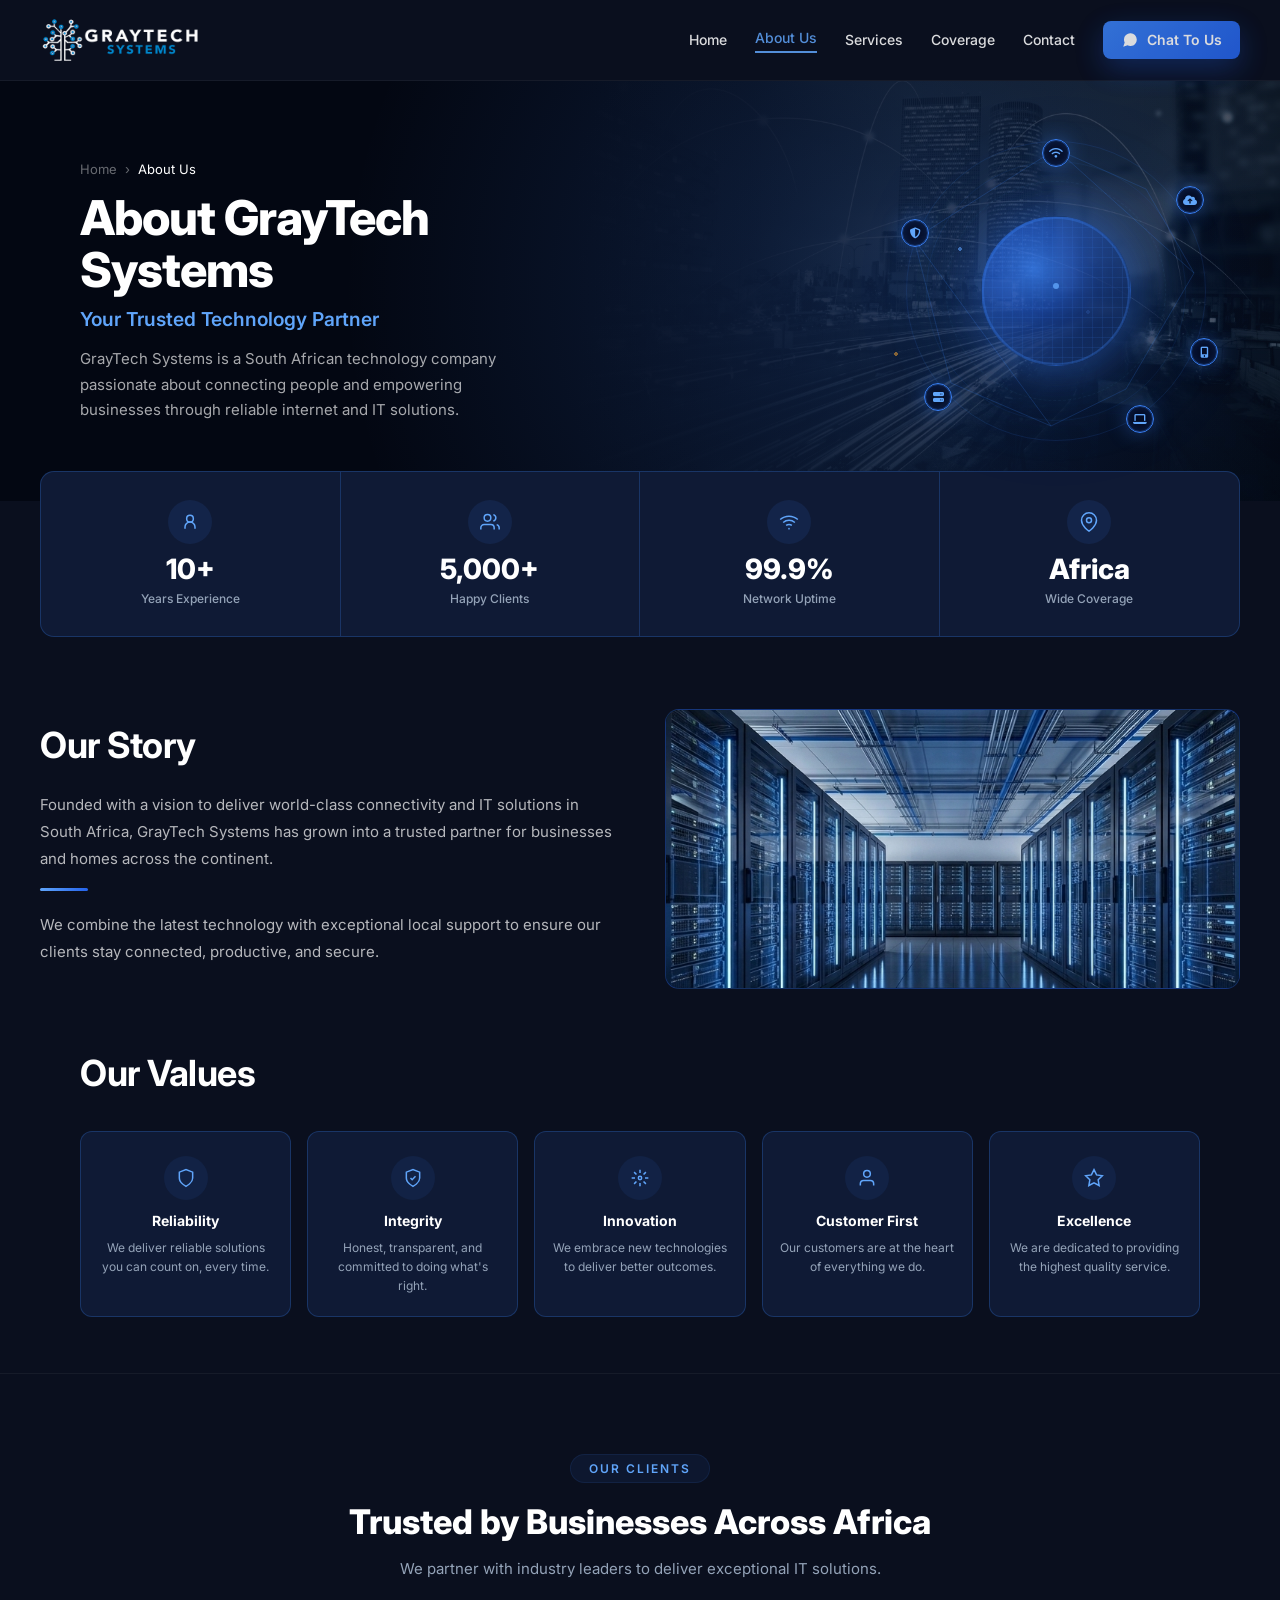
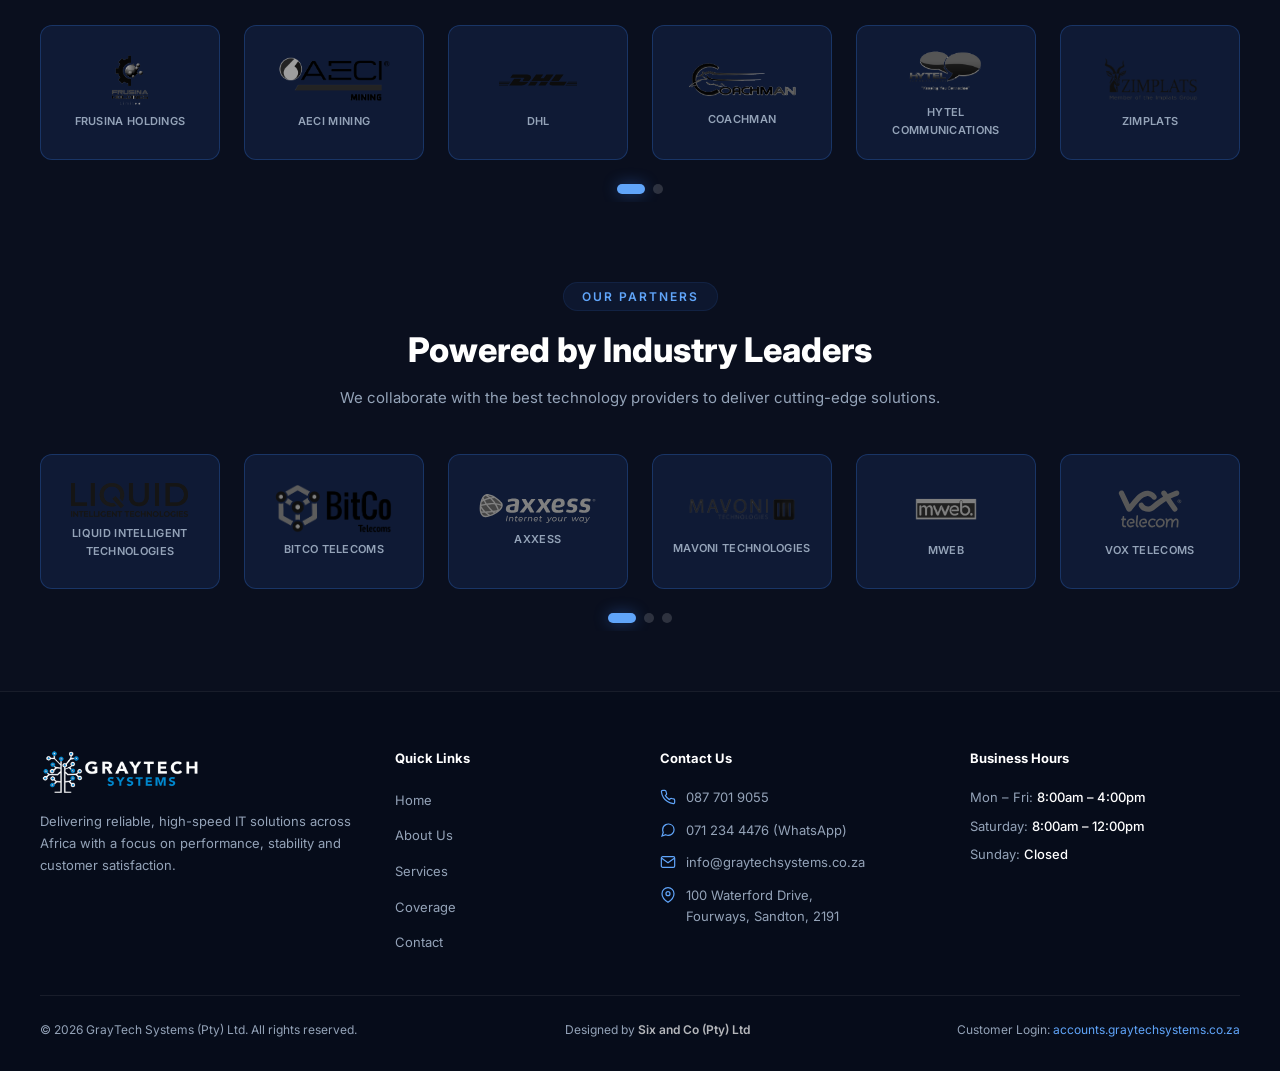
<file: about.html>
<!DOCTYPE html>
<html lang="en">
<head>
  <meta charset="UTF-8" />
  <meta name="viewport" content="width=device-width, initial-scale=1.0, maximum-scale=5.0, user-scalable=yes" />
  
  <!-- ============================================
       PRIMARY META TAGS - SEO
       ============================================ -->
  <title>About GrayTech Systems – Trusted IT Solutions Provider South Africa</title>
  <meta name="description" content="GrayTech Systems is a leading IT solutions provider in South Africa. 8+ years experience, 500+ happy clients. We deliver cybersecurity, infrastructure, and smart technology solutions." />
  <meta name="keywords" content="IT solutions South Africa, cybersecurity company, IT infrastructure, managed IT services, technology partner, GrayTech Systems, business IT solutions" />
  <link rel="canonical" href="https://graytechsystems.co.za/about.html" />
  <meta name="robots" content="index, follow" />
  
  <!-- ============================================
       OPEN GRAPH / SOCIAL SHARING
       ============================================ -->
  <meta property="og:type" content="website" />
  <meta property="og:url" content="https://graytechsystems.co.za/about.html" />
  <meta property="og:title" content="About GrayTech Systems – Trusted IT Solutions Provider South Africa" />
  <meta property="og:description" content="GrayTech Systems is a leading IT solutions provider in South Africa. 8+ years experience, 500+ happy clients. We deliver cybersecurity, infrastructure, and smart technology solutions." />
  <meta property="og:image" content="https://graytechsystems.co.za/img/Logo-800×240.png" />
  <meta property="og:image:width" content="800" />
  <meta property="og:image:height" content="240" />
  
  <!-- ============================================
       TWITTER CARD
       ============================================ -->
  <meta name="twitter:card" content="summary_large_image" />
  <meta name="twitter:title" content="About GrayTech Systems – Trusted IT Solutions Provider South Africa" />
  <meta name="twitter:description" content="GrayTech Systems is a leading IT solutions provider in South Africa with 8+ years experience, 500+ happy clients. We deliver cybersecurity, infrastructure, and smart technology solutions." />
  <meta name="twitter:image" content="https://graytechsystems.co.za/img/Logo-800×240.png" />
  
  <!-- ============================================
       SCHEMA.ORG / STRUCTURED DATA
       ============================================ -->
  <script type="application/ld+json">
  {
    "@context": "https://schema.org",
    "@type": "AboutPage",
    "name": "About GrayTech Systems",
    "description": "GrayTech Systems is a leading IT solutions provider in South Africa with 8+ years experience, 500+ happy clients. We deliver cybersecurity, infrastructure, and smart technology solutions.",
    "url": "https://graytechsystems.co.za/about.html",
    "isPartOf": {
      "@type": "WebSite",
      "name": "GrayTech Systems",
      "url": "https://graytechsystems.co.za"
    },
    "about": {
      "@type": "Organization",
      "name": "GrayTech Systems",
      "description": "IT solutions provider in South Africa offering cybersecurity, infrastructure, WiFi, smart homes, AI integration and access control.",
      "foundingDate": "2016",
      "address": {
        "@type": "PostalAddress",
        "streetAddress": "100 Waterford Drive",
        "addressLocality": "Fourways",
        "addressRegion": "Gauteng",
        "postalCode": "2191",
        "addressCountry": "ZA"
      },
      "contactPoint": {
        "@type": "ContactPoint",
        "telephone": "+27877019055",
        "contactType": "sales",
        "availableLanguage": ["English"]
      },
      "sameAs": [
        "https://www.facebook.com/graytechsystems",
        "https://www.instagram.com/graytechsystems",
        "https://www.linkedin.com/company/graytechsystems"
      ]
    },
    "mainEntity": {
      "@type": "ItemList",
      "itemListElement": [
        {
          "@type": "ListItem",
          "position": 1,
          "name": "Reliability",
          "description": "We deliver reliable solutions you can count on, every time."
        },
        {
          "@type": "ListItem",
          "position": 2,
          "name": "Integrity",
          "description": "Honest, transparent, and committed to doing what's right."
        },
        {
          "@type": "ListItem",
          "position": 3,
          "name": "Innovation",
          "description": "We embrace new technologies to deliver better outcomes."
        },
        {
          "@type": "ListItem",
          "position": 4,
          "name": "Customer First",
          "description": "Our customers are at the heart of everything we do."
        },
        {
          "@type": "ListItem",
          "position": 5,
          "name": "Excellence",
          "description": "We are dedicated to providing the highest quality service."
        }
      ]
    }
  }
  </script>
  
  <!-- ============================================
       BREADCRUMB STRUCTURED DATA
       ============================================ -->
  <script type="application/ld+json">
  {
    "@context": "https://schema.org",
    "@type": "BreadcrumbList",
    "itemListElement": [
      {
        "@type": "ListItem",
        "position": 1,
        "name": "Home",
        "item": "https://graytechsystems.co.za/"
      },
      {
        "@type": "ListItem",
        "position": 2,
        "name": "About Us",
        "item": "https://graytechsystems.co.za/about.html"
      }
    ]
  }
  </script>
  
  <!-- ============================================
       FAVICON
       ============================================ -->
  <link rel="icon" type="image/x-icon" href="img/favicon/favicon.ico" />
  <link rel="icon" type="image/png" sizes="16x16" href="img/favicon/favicon-16x16.png" />
  <link rel="icon" type="image/png" sizes="32x32" href="img/favicon/favicon-32x32.png" />
  <link rel="apple-touch-icon" sizes="180x180" href="img/favicon/favicon-512x512.png" />
  <link rel="manifest" href="manifest.json" />
  <meta name="theme-color" content="#0a0f1e" />
  
  <!-- Google Fonts -->
  <link href="https://fonts.googleapis.com/css2?family=Inter:wght@400;500;600;700;800;900&display=swap" rel="stylesheet" />
  
  <!-- Font Awesome for Icons -->
  <link rel="stylesheet" href="https://cdnjs.cloudflare.com/ajax/libs/font-awesome/6.5.0/css/all.min.css" />
  
  <!-- Shared CSS -->
  <link rel="stylesheet" href="css/style.css" />
  
  <!-- Page-specific CSS -->
  <link rel="stylesheet" href="css/about.css" />
</head>
<body>
<div class="site-wrapper">
  <!-- ===== NAVIGATION - SAME AS HOME PAGE ===== -->
  <nav>
    <div class="logo">
      <div class="logo-top">
        <a href="index.html" class="logo-link">
          <img 
            src="img/Logo-400×120.png" 
            alt="GrayTech Systems" 
            class="logo-image"
            width="180"
            height="54"
          />
        </a>
      </div>
    </div>

    <button class="hamburger" aria-label="Toggle menu">
      <span class="hamburger-line"></span>
      <span class="hamburger-line"></span>
      <span class="hamburger-line"></span>
    </button>

    <div class="nav-links">
      <!-- Logo inside mobile menu -->
      <div class="mobile-logo">
        <img 
          src="img/Logo-400×120.png" 
          alt="GrayTech Systems" 
          class="mobile-logo-image"
          width="140"
          height="42"
        />
      </div>
      <a href="index.html">Home</a>
      <a href="about.html" class="active">About Us</a>
      <a href="services.html">Services</a>
      <a href="coverage.html">Coverage</a>
      <a href="contact.html">Contact</a>
      <a href="https://wa.me/27712344476" target="_blank" class="btn-whatsapp-nav" rel="noopener noreferrer">
        <svg viewBox="0 0 24 24" fill="white" width="18" height="18">
          <path d="M21 11.5a8.38 8.38 0 0 1-.9 3.8 8.5 8.5 0 0 1-7.6 4.7 8.38 8.38 0 0 1-3.8-.9L3 21l1.9-5.7a8.38 8.38 0 0 1-.9-3.8 8.5 8.5 0 0 1 4.7-7.6 8.38 8.38 0 0 1 3.8-.9h.5a8.48 8.48 0 0 1 8 8v.5z"/>
        </svg>
        Chat To Us
      </a>
    </div>
  </nav>

  <!-- ===== HERO SECTION - WITH GLOBE OVERLAY ===== -->
  <section class="about-hero">
    <div class="hero-bg"></div>
    <div class="hero-image">
      <img src="img/banner.jfif" alt="GrayTech Systems - About Us" />
    </div>
    
    <!-- ===== FUTURISTIC GLOBE OVERLAY ===== -->
    <div class="globe-overlay">
      <!-- Outer Orbital Rings -->
      <div class="globe-ring globe-ring-1"></div>
      <div class="globe-ring globe-ring-2"></div>
      <div class="globe-ring globe-ring-3"></div>

      <!-- Core Globe - Vibrant Blue -->
      <div class="cyber-globe-core">
        <div class="globe-mesh"></div>
        <div class="globe-pulse"></div>
      </div>

      <!-- Floating Nodes -->
      <div class="globe-node node-pos-1" data-title="Wi-Fi">
        <i class="fa-solid fa-wifi"></i>
        <div class="node-pulse-ring"></div>
      </div>
      <div class="globe-node node-pos-2" data-title="Cloud">
        <i class="fa-solid fa-cloud-arrow-up"></i>
        <div class="node-pulse-ring"></div>
      </div>
      <div class="globe-node node-pos-3" data-title="Mobile">
        <i class="fa-solid fa-mobile-screen-button"></i>
        <div class="node-pulse-ring"></div>
      </div>
      <div class="globe-node node-pos-4" data-title="Infrastructure">
        <i class="fa-solid fa-laptop"></i>
        <div class="node-pulse-ring"></div>
      </div>
      <div class="globe-node node-pos-5" data-title="Data">
        <i class="fa-solid fa-server"></i>
        <div class="node-pulse-ring"></div>
      </div>
      <div class="globe-node node-pos-6" data-title="Security">
        <i class="fa-solid fa-shield-halved"></i>
        <div class="node-pulse-ring"></div>
      </div>

      <!-- Connection Lines -->
      <svg class="globe-connections" viewBox="0 0 320 320">
        <line x1="160" y1="18" x2="250" y2="58" class="conn-line" />
        <line x1="250" y1="58" x2="298" y2="142" class="conn-line" />
        <line x1="298" y1="142" x2="230" y2="258" class="conn-line" />
        <line x1="230" y1="258" x2="155" y2="295" class="conn-line" />
        <line x1="155" y1="295" x2="55" y2="252" class="conn-line" />
        <line x1="55" y1="252" x2="18" y2="108" class="conn-line" />
        <line x1="18" y1="108" x2="160" y2="18" class="conn-line" />
        <line x1="160" y1="18" x2="298" y2="142" class="conn-line" />
        <line x1="155" y1="295" x2="18" y2="108" class="conn-line" />
        <circle cx="160" cy="155" r="3" class="center-dot" />
      </svg>
    </div>

    <div class="hero-container">
      <div class="hero-content">
        <div class="breadcrumb-trail">
          <a href="index.html">Home</a>
          <span>&rsaquo;</span>
          <span class="current">About Us</span>
        </div>
        <h1>About GrayTech Systems</h1>
        <h2>Your Trusted Technology Partner</h2>
        <p>GrayTech Systems is a South African technology company passionate about connecting people and empowering businesses through reliable internet and IT solutions.</p>
      </div>
    </div>
  </section>

  <!-- ===== STATS SECTION ===== -->
  <div class="stats-grid">
    <div class="stat-item">
      <div class="stat-icon">
        <svg viewBox="0 0 24 24"><circle cx="12" cy="8" r="4"/><path d="M6 20v-2a6 6 0 0 1 12 0v2"/></svg>
      </div>
      <div class="stat-value">10+</div>
      <div class="stat-label">Years Experience</div>
    </div>
    <div class="stat-item">
      <div class="stat-icon">
        <svg viewBox="0 0 24 24"><path d="M17 21v-2a4 4 0 0 0-4-4H5a4 4 0 0 0-4 4v2"/><circle cx="9" cy="7" r="4"/><path d="M23 21v-2a4 4 0 0 0-3-3.87M16 3.13a4 4 0 0 1 0 7.75"/></svg>
      </div>
      <div class="stat-value">5,000+</div>
      <div class="stat-label">Happy Clients</div>
    </div>
    <div class="stat-item">
      <div class="stat-icon">
        <svg viewBox="0 0 24 24"><path d="M5 12.55a11 11 0 0 1 14.08 0"/><path d="M1.42 9a16 16 0 0 1 21.16 0"/><path d="M8.53 16.11a6 6 0 0 1 6.95 0"/><circle cx="12" cy="20" r="1" fill="#60a5fa" stroke="none"/></svg>
      </div>
      <div class="stat-value">99.9%</div>
      <div class="stat-label">Network Uptime</div>
    </div>
    <div class="stat-item">
      <div class="stat-icon">
        <svg viewBox="0 0 24 24"><path d="M21 10c0 7-9 13-9 13s-9-6-9-13a9 9 0 0 1 18 0z"/><circle cx="12" cy="10" r="3"/></svg>
      </div>
      <div class="stat-value">Africa</div>
      <div class="stat-label">Wide Coverage</div>
    </div>
  </div>

  <!-- ===== OUR STORY ===== -->
  <section class="section story-section">
    <div class="story-grid">
      <div class="story-text">
        <h2>Our Story</h2>
        <p>Founded with a vision to deliver world-class connectivity and IT solutions in South Africa, GrayTech Systems has grown into a trusted partner for businesses and homes across the continent.</p>
        <div class="story-divider"></div>
        <p>We combine the latest technology with exceptional local support to ensure our clients stay connected, productive, and secure.</p>
      </div>
      <div class="story-img">
        <img src="img/about-1.png" alt="GrayTech Systems - Our Story" />
      </div>
    </div>
  </section>

  <!-- ===== OUR VALUES ===== -->
  <div class="values-section">
    <h2>Our Values</h2>
    <div class="values-grid">
      <div class="value-card">
        <div class="value-icon">
          <svg viewBox="0 0 24 24"><path d="M12 22s8-4 8-10V5l-8-3-8 3v7c0 6 8 10 8 10z"/></svg>
        </div>
        <h3>Reliability</h3>
        <p>We deliver reliable solutions you can count on, every time.</p>
      </div>
      <div class="value-card">
        <div class="value-icon">
          <svg viewBox="0 0 24 24"><path d="M9 12l2 2 4-4"/><path d="M12 22s8-4 8-10V5l-8-3-8 3v7c0 6 8 10 8 10z"/></svg>
        </div>
        <h3>Integrity</h3>
        <p>Honest, transparent, and committed to doing what's right.</p>
      </div>
      <div class="value-card">
        <div class="value-icon">
          <svg viewBox="0 0 24 24"><circle cx="12" cy="12" r="2"/><path d="M12 2v4M12 18v4M4.93 4.93l2.83 2.83M16.24 16.24l2.83 2.83M2 12h4M18 12h4M4.93 19.07l2.83-2.83M16.24 7.76l2.83-2.83"/></svg>
        </div>
        <h3>Innovation</h3>
        <p>We embrace new technologies to deliver better outcomes.</p>
      </div>
      <div class="value-card">
        <div class="value-icon">
          <svg viewBox="0 0 24 24"><path d="M20 21v-2a4 4 0 0 0-4-4H8a4 4 0 0 0-4 4v2"/><circle cx="12" cy="7" r="4"/></svg>
        </div>
        <h3>Customer First</h3>
        <p>Our customers are at the heart of everything we do.</p>
      </div>
      <div class="value-card">
        <div class="value-icon">
          <svg viewBox="0 0 24 24"><polygon points="12 2 15.09 8.26 22 9.27 17 14.14 18.18 21.02 12 17.77 5.82 21.02 7 14.14 2 9.27 8.91 8.26 12 2"/></svg>
        </div>
        <h3>Excellence</h3>
        <p>We are dedicated to providing the highest quality service.</p>
      </div>
    </div>
  </div>

  <!-- ===== CLIENTS & PARTNERS SLIDERS ===== -->
<section class="clients-partners-section">
    <div class="section-container">

        <!-- Clients Slider -->
        <div class="clients-group">
            <span class="section-tag">Our Clients</span>
            <h2>Trusted by Businesses Across Africa</h2>
            <p class="section-subtext">We partner with industry leaders to deliver exceptional IT solutions.</p>
            
            <div class="slider-wrapper clients-slider-wrapper">
                <div class="slider-track clients-track">
                    <!-- REPLACE these items with your client logos -->
                    <div class="logo-item client-logo">
                        <img src="img/clients/client-1.png" alt="Client Logo 1" />
                        <span class="logo-label">Frusina Holdings</span>
                    </div>
                    <div class="logo-item client-logo">
                        <img src="img/clients/client-2.png" alt="Client Logo 2" />
                        <span class="logo-label">Aeci Mining</span>
                    </div>
                    <div class="logo-item client-logo">
                        <img src="img/clients/client-3.svg" alt="Client Logo 3" />
                        <span class="logo-label">DHL</span>
                    </div>
                    <div class="logo-item client-logo">
                        <img src="img/clients/client-4.png" alt="Client Logo 4" />
                        <span class="logo-label">Coachman</span>
                    </div>
                    <div class="logo-item client-logo">
                        <img src="img/clients/client-5.png" alt="Client Logo 5" />
                        <span class="logo-label">Hytel Communications</span>
                    </div>
                    <div class="logo-item client-logo">
                        <img src="img/clients/client-6.png" alt="Client Logo 6" />
                        <span class="logo-label">Zimplats</span>
                    </div>
                    <div class="logo-item client-logo">
                        <img src="img/clients/client-7.png" alt="Client Logo 7" />
                        <span class="logo-label">Tenke Fungurume Mining</span>
                    </div>
                    <div class="logo-item client-logo">
                        <img src="img/clients/client-8.png" alt="Client Logo 8" />
                        <span class="logo-label">Chomza Technologies</span>
                    </div>
                    <div class="logo-item client-logo">
                        <img src="img/clients/client-9.webp" alt="Client Logo 9" />
                        <span class="logo-label">Johannesburg Housing Company</span>
                    </div>
                    <!-- Add as many as needed -->
                </div>
                
                <!-- Navigation Dots -->
                <div class="slider-dots clients-dots"></div>
                
                <!-- Navigation Arrows -->
                <button class="slider-arrow clients-prev" aria-label="Previous clients">
                    <svg viewBox="0 0 24 24"><path d="M15 18l-6-6 6-6" stroke="currentColor" stroke-width="2" fill="none" stroke-linecap="round" stroke-linejoin="round"/></svg>
                </button>
                <button class="slider-arrow clients-next" aria-label="Next clients">
                    <svg viewBox="0 0 24 24"><path d="M9 18l6-6-6-6" stroke="currentColor" stroke-width="2" fill="none" stroke-linecap="round" stroke-linejoin="round"/></svg>
                </button>
            </div>
        </div>

        <!-- Partners Slider -->
        <div class="partners-group">
            <span class="section-tag">Our Partners</span>
            <h2>Powered by Industry Leaders</h2>
            <p class="section-subtext">We collaborate with the best technology providers to deliver cutting-edge solutions.</p>
            
            <div class="slider-wrapper partners-slider-wrapper">
                <div class="slider-track partners-track">
                    <!-- REPLACE these items with your partner logos -->
                    <div class="logo-item partner-logo">
                        <img src="img/partners/partner-1.png" alt="Partner Logo 1" />
                        <span class="logo-label">Liquid Intelligent Technologies</span>
                    </div>
                    <div class="logo-item partner-logo">
                        <img src="img/partners/partner-2.png" alt="Partner Logo 2" />
                        <span class="logo-label">BitCo Telecoms</span>
                    </div>
                    <div class="logo-item partner-logo">
                        <img src="img/partners/partner-3.svg" alt="Partner Logo 3" />
                        <span class="logo-label">Axxess</span>
                    </div>
                    <div class="logo-item partner-logo">
                        <img src="img/partners/partner-4.png" alt="Partner Logo 4" />
                        <span class="logo-label">Mavoni Technologies</span>
                    </div>
                    <div class="logo-item partner-logo">
                        <img src="img/partners/partner-5.png" alt="Partner Logo 5" />
                        <span class="logo-label">Mweb</span>
                    </div>
                    <div class="logo-item partner-logo">
                        <img src="img/partners/partner-6.svg" alt="Partner Logo 6" />
                        <span class="logo-label">Vox Telecoms</span>
                    </div>
                    <div class="logo-item partner-logo">
                        <img src="img/partners/partner-7.png" alt="Partner Logo 7" />
                        <span class="logo-label">TP Link</span>
                    </div>
                    <div class="logo-item partner-logo">
                        <img src="img/partners/partner-8.png" alt="Partner Logo 8" />
                        <span class="logo-label">Mikrotik</span>
                    </div>
                    <div class="logo-item partner-logo">
                        <img src="img/partners/partner-9.png" alt="Partner Logo 9" />
                        <span class="logo-label">Grandstream</span>
                    </div>
                    <div class="logo-item partner-logo">
                        <img src="img/partners/partner-10.png" alt="Partner Logo 10" />
                        <span class="logo-label">Hpe Aruba</span>
                    </div>
                    <div class="logo-item partner-logo">
                        <img src="img/partners/partner-11.png" alt="Partner Logo 11" />
                        <span class="logo-label">Ubiquiti</span>
                    </div>
                    <div class="logo-item partner-logo">
                        <img src="img/partners/partner-12.png" alt="Partner Logo 12" />
                        <span class="logo-label">Radwin</span>
                    </div>
                    <div class="logo-item partner-logo">
                        <img src="img/partners/partner-13.png" alt="Partner Logo 13" />
                        <span class="logo-label">Cambium Networks</span>
                    </div>
                    <div class="logo-item partner-logo">
                        <img src="img/partners/partner-14.png" alt="Partner Logo 14" />
                        <span class="logo-label">Siae Microelettronica</span>
                    </div>
                </div>
                
                <!-- Navigation Dots -->
                <div class="slider-dots partners-dots"></div>
                
                <!-- Navigation Arrows -->
                <button class="slider-arrow partners-prev" aria-label="Previous partners">
                    <svg viewBox="0 0 24 24"><path d="M15 18l-6-6 6-6" stroke="currentColor" stroke-width="2" fill="none" stroke-linecap="round" stroke-linejoin="round"/></svg>
                </button>
                <button class="slider-arrow partners-next" aria-label="Next partners">
                    <svg viewBox="0 0 24 24"><path d="M9 18l6-6-6-6" stroke="currentColor" stroke-width="2" fill="none" stroke-linecap="round" stroke-linejoin="round"/></svg>
                </button>
            </div>
        </div>

    </div>
</section>

  <!-- ===== MISSION & VISION ===== -->
<!--   <div class="mv-grid">
    <div class="mv-card">
      <div class="mv-icon">
        <svg viewBox="0 0 24 24"><circle cx="12" cy="12" r="10"/><circle cx="12" cy="12" r="6"/><circle cx="12" cy="12" r="2"/><line x1="12" y1="2" x2="12" y2="6"/><line x1="12" y1="18" x2="12" y2="22"/><line x1="2" y1="12" x2="6" y2="12"/><line x1="18" y1="12" x2="22" y2="12"/></svg>
      </div>
      <div>
        <h3>Our Mission</h3>
        <p>To provide reliable, secure, and innovative technology solutions that connect communities and empower businesses to thrive.</p>
      </div>
    </div>
    <div class="mv-card">
      <div class="mv-icon">
        <svg viewBox="0 0 24 24"><circle cx="12" cy="12" r="2"/><path d="M12 2C6.48 2 2 6.48 2 12s4.48 10 10 10 10-4.48 10-10S17.52 2 12 2z"/><path d="M12 6a6 6 0 1 0 0 12A6 6 0 0 0 12 6z"/></svg>
      </div>
      <div>
        <h3>Our Vision</h3>
        <p>To be South Africa's leading provider of connectivity and IT solutions, known for our service excellence and innovation.</p>
      </div>
    </div>
  </div> -->

<!-- ===== FOOTER ===== -->
  <footer>
    <div class="footer-grid">
      <div class="footer-brand">
        <div class="logo">
          <div class="logo-top">
            <a href="index.html" class="footer-logo-link">
              <img 
                src="img/Logo-500×150.png" 
                alt="GrayTech Systems" 
                class="footer-logo-image"
                width="180"
                height="54"
              />
            </a>
          </div>
        </div>
       <p>Delivering reliable, high-speed IT solutions across Africa with a focus on performance, stability and customer satisfaction.</p>
      </div>

      <div class="footer-col">
        <h4>Quick Links</h4>
        <ul>
          <li><a href="index.html">Home</a></li>
          <li><a href="about.html">About Us</a></li>
          <li><a href="services.html">Services</a></li>
          <li><a href="coverage.html">Coverage</a></li>
          <li><a href="contact.html">Contact</a></li>
        </ul>
      </div>

      <div class="footer-col">
        <h4>Contact Us</h4>
        <a href="tel:+27877019055" class="contact-item">
          <svg viewBox="0 0 24 24"><path d="M22 16.92v3a2 2 0 0 1-2.18 2 19.79 19.79 0 0 1-8.63-3.07 19.5 19.5 0 0 1-6-6A19.79 19.79 0 0 1 2.12 4.18 2 2 0 0 1 4.11 2h3a2 2 0 0 1 2 1.72 12.84 12.84 0 0 0 .7 2.81 2 2 0 0 1-.45 2.11L8.09 9.91a16 16 0 0 0 6 6l1.27-1.27a2 2 0 0 1 2.11-.45 12.84 12.84 0 0 0 2.81.7A2 2 0 0 1 22 16.92z"/></svg>
          <span>087 701 9055</span>
        </a>
        <a href="https://wa.me/27712344476" target="_blank" class="contact-item" rel="noopener noreferrer">
          <svg viewBox="0 0 24 24"><path d="M21 11.5a8.38 8.38 0 0 1-.9 3.8 8.5 8.5 0 0 1-7.6 4.7 8.38 8.38 0 0 1-3.8-.9L3 21l1.9-5.7a8.38 8.38 0 0 1-.9-3.8 8.5 8.5 0 0 1 4.7-7.6 8.38 8.38 0 0 1 3.8-.9h.5a8.48 8.48 0 0 1 8 8v.5z"/></svg>
          <span>071 234 4476 (WhatsApp)</span>
        </a>
        <a href="mailto:info@graytechsystems.co.za" class="contact-item">
          <svg viewBox="0 0 24 24"><path d="M4 4h16c1.1 0 2 .9 2 2v12c0 1.1-.9 2-2 2H4c-1.1 0-2-.9-2-2V6c0-1.1.9-2 2-2z"/><polyline points="22,6 12,13 2,6"/></svg>
          <span>info@graytechsystems.co.za</span>
        </a>
        <a href="https://www.google.com/maps/search/?api=1&query=100+Waterford+Drive+Fourways+Sandton" target="_blank" class="contact-item" rel="noopener noreferrer">
          <svg viewBox="0 0 24 24"><path d="M21 10c0 7-9 13-9 13s-9-6-9-13a9 9 0 0 1 18 0z"/><circle cx="12" cy="10" r="3"/></svg>
          <span>100 Waterford Drive,<br>Fourways, Sandton, 2191</span>
        </a>
      </div>

      <div class="footer-col">
        <h4>Business Hours</h4>
        <p class="hours-row">Mon – Fri: <span>8:00am – 4:00pm</span></p>
        <p class="hours-row">Saturday: <span>8:00am – 12:00pm</span></p>
        <p class="hours-row">Sunday: <span>Closed</span></p>
      </div>
    </div>

    <div class="footer-bottom">
      <span>© <span id="year"></span> GrayTech Systems (Pty) Ltd. All rights reserved.</span>
      <span>
        Designed by 
        <a href="https://www.sixandco6.co.za" target="_blank" rel="noopener noreferrer" class="footer-design-credit">
          <strong>Six and Co (Pty) Ltd</strong>
        </a>
      </span>
      <span>Customer Login: <a href="https://accounts.graytechsystems.co.za" style="color:var(--cyan)">accounts.graytechsystems.co.za</a></span>
    </div>
  </footer>

  <!-- ===== WHATSAPP FAB ===== -->
  <!-- <div class="whatsapp-fab">
    <svg viewBox="0 0 24 24"><path d="M21 11.5a8.38 8.38 0 0 1-.9 3.8 8.5 8.5 0 0 1-7.6 4.7 8.38 8.38 0 0 1-3.8-.9L3 21l1.9-5.7a8.38 8.38 0 0 1-.9-3.8 8.5 8.5 0 0 1 4.7-7.6 8.38 8.38 0 0 1 3.8-.9h.5a8.48 8.48 0 0 1 8 8v.5z"/></svg>
  </div> -->

  <!-- ===== SHARED JAVASCRIPT ===== -->
  <script src="js/main.js"></script>
  <script src="js/slider.js"></script>
  <script>
    document.getElementById("year").textContent = new Date().getFullYear();
  </script>
  </div>
</body>
</html>
</file>
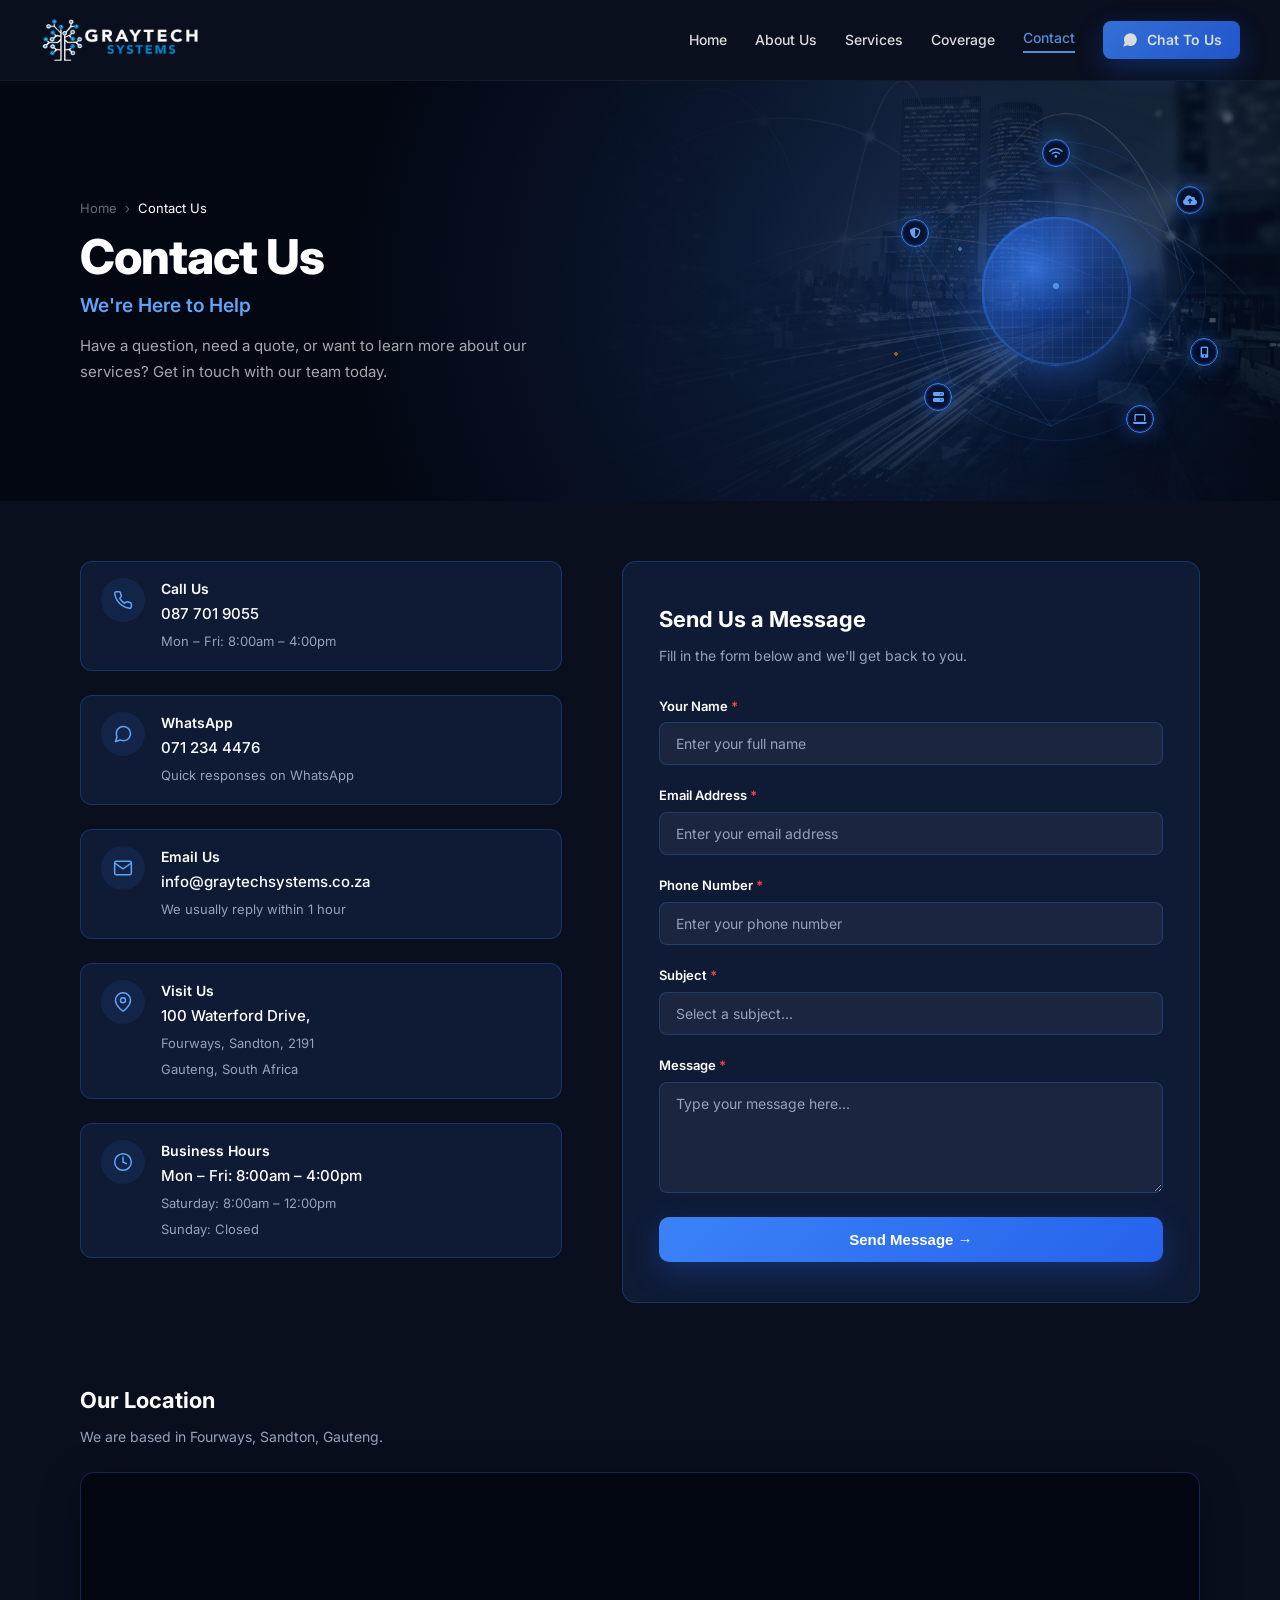
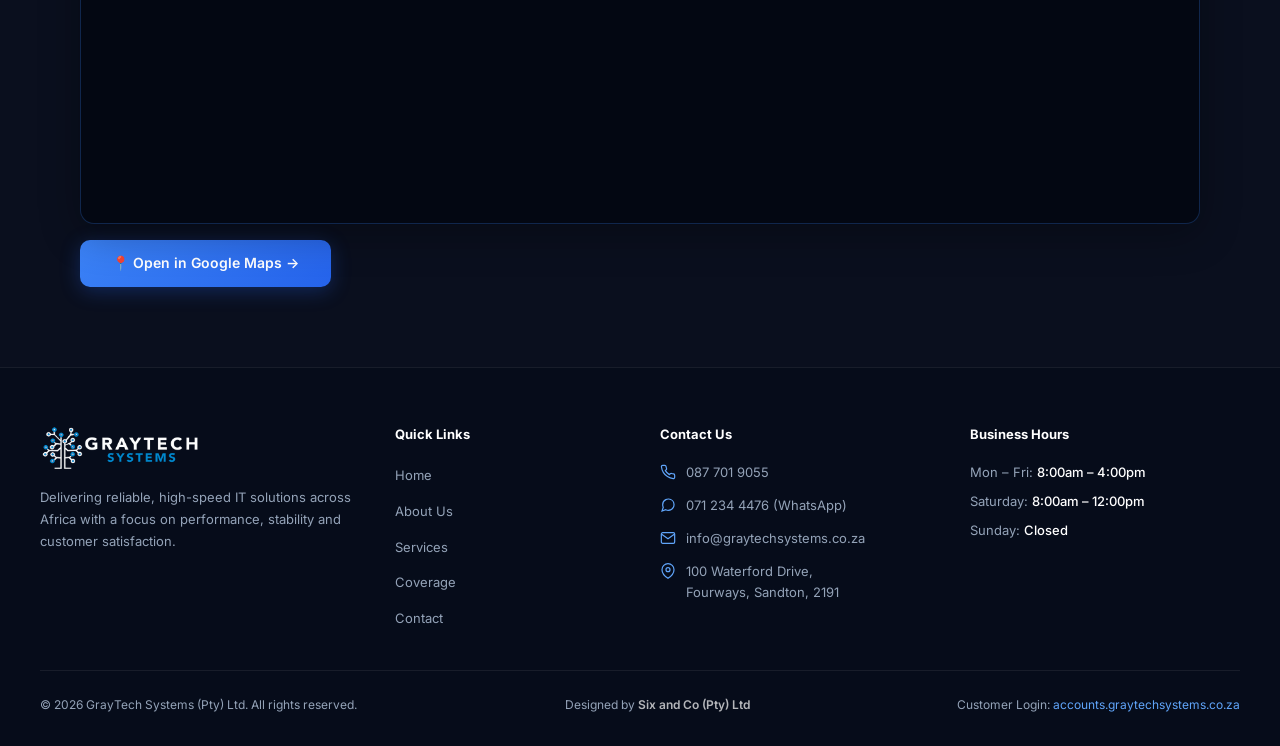
<file: contact.html>
<!DOCTYPE html>
<html lang="en">
<head>
  <meta charset="UTF-8" />
  <meta name="viewport" content="width=device-width, initial-scale=1.0, maximum-scale=5.0, user-scalable=yes" />
  
  <!-- ============================================
       PRIMARY META TAGS - SEO
       ============================================ -->
  <title>Contact GrayTech Systems | IT Solutions & Fibre Internet South Africa</title>
  <meta name="description" content="Get in touch with GrayTech Systems for IT solutions, fibre internet, cybersecurity, and smart technology services in South Africa. Call, email, or visit us in Fourways, Sandton." />
  <meta name="keywords" content="contact GrayTech Systems, IT solutions South Africa, fibre internet provider, cybersecurity services, IT support, smart home installation, Fourways IT company, Sandton IT solutions" />
  <link rel="canonical" href="https://graytechsystems.co.za/contact.html" />
  <meta name="robots" content="index, follow" />
  <!-- CSRF Token Meta -->
<meta name="csrf-token" content="<?php echo $_SESSION['csrf_token']; ?>" />
  <!-- ============================================
       OPEN GRAPH / SOCIAL SHARING
       ============================================ -->
  <meta property="og:type" content="website" />
  <meta property="og:url" content="https://graytechsystems.co.za/contact.html" />
  <meta property="og:title" content="Contact GrayTech Systems | IT Solutions & Fibre Internet South Africa" />
  <meta property="og:description" content="Get in touch with GrayTech Systems for IT solutions, fibre internet, cybersecurity, and smart technology services in South Africa. Call, email, or visit us in Fourways, Sandton." />
  <meta property="og:image" content="https://graytechsystems.co.za/img/Logo-800×240.png" />
  <meta property="og:image:width" content="800" />
  <meta property="og:image:height" content="240" />
  
  <!-- ============================================
       TWITTER CARD
       ============================================ -->
  <meta name="twitter:card" content="summary_large_image" />
  <meta name="twitter:title" content="Contact GrayTech Systems | IT Solutions & Fibre Internet South Africa" />
  <meta name="twitter:description" content="Get in touch with GrayTech Systems for IT solutions, fibre internet, cybersecurity, and smart technology services in South Africa. Call, email, or visit us in Fourways, Sandton." />
  <meta name="twitter:image" content="https://graytechsystems.co.za/img/Logo-800×240.png" />
  
  <!-- ============================================
       SCHEMA.ORG / STRUCTURED DATA
       ============================================ -->
  <script type="application/ld+json">
  {
    "@context": "https://schema.org",
    "@type": "ContactPage",
    "name": "Contact GrayTech Systems",
    "description": "Get in touch with GrayTech Systems for IT solutions, fibre internet, cybersecurity, and smart technology services in South Africa.",
    "url": "https://graytechsystems.co.za/contact.html",
    "isPartOf": {
      "@type": "WebSite",
      "name": "GrayTech Systems",
      "url": "https://graytechsystems.co.za"
    },
    "mainEntity": {
      "@type": "Organization",
      "name": "GrayTech Systems",
      "telephone": "+27877019055",
      "email": "info@graytechsystems.co.za",
      "address": {
        "@type": "PostalAddress",
        "streetAddress": "100 Waterford Drive",
        "addressLocality": "Fourways",
        "addressRegion": "Gauteng",
        "postalCode": "2191",
        "addressCountry": "ZA"
      },
      "openingHoursSpecification": [
        {
          "@type": "OpeningHoursSpecification",
          "dayOfWeek": ["Monday", "Tuesday", "Wednesday", "Thursday", "Friday"],
          "opens": "08:00",
          "closes": "16:00"
        },
        {
          "@type": "OpeningHoursSpecification",
          "dayOfWeek": "Saturday",
          "opens": "08:00",
          "closes": "12:00"
        }
      ],
      "contactPoint": {
        "@type": "ContactPoint",
        "telephone": "+27877019055",
        "contactType": "sales",
        "email": "info@graytechsystems.co.za",
        "availableLanguage": ["English"]
      }
    }
  }
  </script>
  
  <!-- ============================================
       BREADCRUMB STRUCTURED DATA
       ============================================ -->
  <script type="application/ld+json">
  {
    "@context": "https://schema.org",
    "@type": "BreadcrumbList",
    "itemListElement": [
      {
        "@type": "ListItem",
        "position": 1,
        "name": "Home",
        "item": "https://graytechsystems.co.za/"
      },
      {
        "@type": "ListItem",
        "position": 2,
        "name": "Contact",
        "item": "https://graytechsystems.co.za/contact.html"
      }
    ]
  }
  </script>
  
  <!-- ============================================
       FAVICON
       ============================================ -->
  <link rel="icon" type="image/x-icon" href="img/favicon/favicon.ico" />
  <link rel="icon" type="image/png" sizes="16x16" href="img/favicon/favicon-16x16.png" />
  <link rel="icon" type="image/png" sizes="32x32" href="img/favicon/favicon-32x32.png" />
  <link rel="apple-touch-icon" sizes="180x180" href="img/favicon/favicon-512x512.png" />
  <link rel="manifest" href="manifest.json" />
  <meta name="theme-color" content="#0a0f1e" />
  
  <!-- ============================================
       GOOGLE FONTS
       ============================================ -->
  <link href="https://fonts.googleapis.com/css2?family=Inter:wght@400;500;600;700;800;900&display=swap" rel="stylesheet" />
  
    <!-- ============================================
       FONT AWESOME FOR ICONS
       ============================================ -->
  <link rel="stylesheet" href="https://cdnjs.cloudflare.com/ajax/libs/font-awesome/6.5.0/css/all.min.css" />
  
  <!-- ============================================
       CSS
       ============================================ -->
  <link rel="stylesheet" href="css/style.css" />
  <link rel="stylesheet" href="css/contact.css" />
</head>
<body>
<div class="site-wrapper">
  <!-- ===== NAVIGATION - MATCHES HOME, ABOUT, SERVICES ===== -->
  <nav>
    <div class="logo">
      <div class="logo-top">
        <a href="index.html" class="logo-link">
          <img 
            src="img/Logo-400×120.png" 
            alt="GrayTech Systems - IT Solutions Provider" 
            class="logo-image"
            width="180"
            height="54"
          />
        </a>
      </div>
    </div>

    <button class="hamburger" aria-label="Toggle navigation menu">
      <span class="hamburger-line"></span>
      <span class="hamburger-line"></span>
      <span class="hamburger-line"></span>
    </button>

    <div class="nav-links">
      <!-- Logo inside mobile menu -->
      <div class="mobile-logo">
        <img 
          src="img/Logo-400×120.png" 
          alt="GrayTech Systems" 
          class="mobile-logo-image"
          width="140"
          height="42"
        />
      </div>
      <a href="index.html">Home</a>
      <a href="about.html">About Us</a>
      <a href="services.html">Services</a>
      <a href="coverage.html">Coverage</a>
      <a href="contact.html" class="active">Contact</a>
      <a href="https://wa.me/27712344476" target="_blank" class="btn-whatsapp-nav" rel="noopener noreferrer" aria-label="Chat on WhatsApp">
        <svg viewBox="0 0 24 24" fill="white" width="18" height="18">
          <path d="M21 11.5a8.38 8.38 0 0 1-.9 3.8 8.5 8.5 0 0 1-7.6 4.7 8.38 8.38 0 0 1-3.8-.9L3 21l1.9-5.7a8.38 8.38 0 0 1-.9-3.8 8.5 8.5 0 0 1 4.7-7.6 8.38 8.38 0 0 1 3.8-.9h.5a8.48 8.48 0 0 1 8 8v.5z"/>
        </svg>
        Chat To Us
      </a>
    </div>
  </nav>

    <!-- ===== HERO SECTION - WITH GLOBE OVERLAY ===== -->
  <section class="contact-hero" aria-label="Contact Us">
    <div class="hero-bg"></div>
    <div class="hero-image">
      <img 
        src="img/banner.jfif" 
        alt="GrayTech Systems - Contact Us" 
        loading="lazy"
      />
    </div>
    
    <!-- ===== FUTURISTIC GLOBE OVERLAY ===== -->
    <div class="globe-overlay">
      <!-- Outer Orbital Rings -->
      <div class="globe-ring globe-ring-1"></div>
      <div class="globe-ring globe-ring-2"></div>
      <div class="globe-ring globe-ring-3"></div>

      <!-- Core Globe - Vibrant Blue -->
      <div class="cyber-globe-core">
        <div class="globe-mesh"></div>
        <div class="globe-pulse"></div>
      </div>

      <!-- Floating Nodes -->
      <div class="globe-node node-pos-1" data-title="Wi-Fi">
        <i class="fa-solid fa-wifi"></i>
        <div class="node-pulse-ring"></div>
      </div>
      <div class="globe-node node-pos-2" data-title="Cloud">
        <i class="fa-solid fa-cloud-arrow-up"></i>
        <div class="node-pulse-ring"></div>
      </div>
      <div class="globe-node node-pos-3" data-title="Mobile">
        <i class="fa-solid fa-mobile-screen-button"></i>
        <div class="node-pulse-ring"></div>
      </div>
      <div class="globe-node node-pos-4" data-title="Infrastructure">
        <i class="fa-solid fa-laptop"></i>
        <div class="node-pulse-ring"></div>
      </div>
      <div class="globe-node node-pos-5" data-title="Data">
        <i class="fa-solid fa-server"></i>
        <div class="node-pulse-ring"></div>
      </div>
      <div class="globe-node node-pos-6" data-title="Security">
        <i class="fa-solid fa-shield-halved"></i>
        <div class="node-pulse-ring"></div>
      </div>

      <!-- Connection Lines -->
      <svg class="globe-connections" viewBox="0 0 320 320">
        <line x1="160" y1="18" x2="250" y2="58" class="conn-line" />
        <line x1="250" y1="58" x2="298" y2="142" class="conn-line" />
        <line x1="298" y1="142" x2="230" y2="258" class="conn-line" />
        <line x1="230" y1="258" x2="155" y2="295" class="conn-line" />
        <line x1="155" y1="295" x2="55" y2="252" class="conn-line" />
        <line x1="55" y1="252" x2="18" y2="108" class="conn-line" />
        <line x1="18" y1="108" x2="160" y2="18" class="conn-line" />
        <line x1="160" y1="18" x2="298" y2="142" class="conn-line" />
        <line x1="155" y1="295" x2="18" y2="108" class="conn-line" />
        <circle cx="160" cy="155" r="3" class="center-dot" />
      </svg>
    </div>

    <div class="hero-inner">
      <div class="breadcrumb-trail">
        <a href="index.html">Home</a>
        <span>&rsaquo;</span>
        <span class="current">Contact Us</span>
      </div>
      <div class="hero-content">
        <h1>Contact Us</h1>
        <h2>We're Here to Help</h2>
        <p>Have a question, need a quote, or want to learn more about our services? Get in touch with our team today.</p>
      </div>
    </div>
  </section>

  <!-- ===== CONTACT INFO & FORM ===== -->
  <section class="contact-section">
    <div class="contact-container">
      <!-- Left Column - Contact Info -->
      <div class="contact-info">
        <div class="contact-info-item">
          <div class="contact-info-icon">
            <svg viewBox="0 0 24 24" fill="none" stroke="currentColor" stroke-width="2" stroke-linecap="round" stroke-linejoin="round">
              <path d="M22 16.92v3a2 2 0 0 1-2.18 2 19.79 19.79 0 0 1-8.63-3.07 19.5 19.5 0 0 1-6-6A19.79 19.79 0 0 1 2.12 4.18 2 2 0 0 1 4.11 2h3a2 2 0 0 1 2 1.72 12.84 12.84 0 0 0 .7 2.81 2 2 0 0 1-.45 2.11L8.09 9.91a16 16 0 0 0 6 6l1.27-1.27a2 2 0 0 1 2.11-.45 12.84 12.84 0 0 0 2.81.7A2 2 0 0 1 22 16.92z"/>
            </svg>
          </div>
          <div>
            <h4>Call Us</h4>
            <p>087 701 9055</p>
            <span>Mon – Fri: 8:00am – 4:00pm</span>
          </div>
        </div>

        <div class="contact-info-item">
          <div class="contact-info-icon">
            <svg viewBox="0 0 24 24" fill="none" stroke="currentColor" stroke-width="2" stroke-linecap="round" stroke-linejoin="round">
              <path d="M21 11.5a8.38 8.38 0 0 1-.9 3.8 8.5 8.5 0 0 1-7.6 4.7 8.38 8.38 0 0 1-3.8-.9L3 21l1.9-5.7a8.38 8.38 0 0 1-.9-3.8 8.5 8.5 0 0 1 4.7-7.6 8.38 8.38 0 0 1 3.8-.9h.5a8.48 8.48 0 0 1 8 8v.5z"/>
            </svg>
          </div>
          <div>
            <h4>WhatsApp</h4>
            <p>071 234 4476</p>
            <span>Quick responses on WhatsApp</span>
          </div>
        </div>

        <div class="contact-info-item">
          <div class="contact-info-icon">
            <svg viewBox="0 0 24 24" fill="none" stroke="currentColor" stroke-width="2" stroke-linecap="round" stroke-linejoin="round">
              <path d="M4 4h16c1.1 0 2 .9 2 2v12c0 1.1-.9 2-2 2H4c-1.1 0-2-.9-2-2V6c0-1.1.9-2 2-2z"/>
              <polyline points="22,6 12,13 2,6"/>
            </svg>
          </div>
          <div>
            <h4>Email Us</h4>
            <p>info@graytechsystems.co.za</p>
            <span>We usually reply within 1 hour</span>
          </div>
        </div>

        <div class="contact-info-item">
          <div class="contact-info-icon">
            <svg viewBox="0 0 24 24" fill="none" stroke="currentColor" stroke-width="2" stroke-linecap="round" stroke-linejoin="round">
              <path d="M21 10c0 7-9 13-9 13s-9-6-9-13a9 9 0 0 1 18 0z"/>
              <circle cx="12" cy="10" r="3"/>
            </svg>
          </div>
          <div>
            <h4>Visit Us</h4>
            <p>100 Waterford Drive,</p>
            <span>Fourways, Sandton, 2191<br>Gauteng, South Africa</span>
          </div>
        </div>

        <div class="contact-info-item">
          <div class="contact-info-icon">
            <svg viewBox="0 0 24 24" fill="none" stroke="currentColor" stroke-width="2" stroke-linecap="round" stroke-linejoin="round">
              <circle cx="12" cy="12" r="10"/>
              <polyline points="12 6 12 12 16 14"/>
            </svg>
          </div>
          <div>
            <h4>Business Hours</h4>
            <p>Mon – Fri: 8:00am – 4:00pm</p>
            <span>Saturday: 8:00am – 12:00pm<br>Sunday: Closed</span>
          </div>
        </div>
      </div>

      <!-- ===== CONTACT FORM - UPDATED ===== -->
      <div class="contact-form-wrapper">
        <h3>Send Us a Message</h3>
        <p>Fill in the form below and we'll get back to you.</p>
        
        <form class="contact-form" id="contactForm" method="POST" action="send-contact.php">
          <div class="form-group">
            <label for="name">Your Name <span class="required">*</span></label>
            <input type="text" id="name" name="name" placeholder="Enter your full name" required />
            <small class="error-message" id="name-error">Please enter your name</small>
          </div>
          
          <div class="form-group">
            <label for="email">Email Address <span class="required">*</span></label>
            <input type="email" id="email" name="email" placeholder="Enter your email address" required />
            <small class="error-message" id="email-error">Please enter a valid email address</small>
          </div>
          
          <div class="form-group">
            <label for="phone">Phone Number <span class="required">*</span></label>
            <input type="tel" id="phone" name="phone" placeholder="Enter your phone number" required />
            <small class="error-message" id="phone-error">Please enter a valid phone number</small>
          </div>
          
          <div class="form-group">
            <label for="subject">Subject <span class="required">*</span></label>
            <select id="subject" name="subject" required>
              <option value="">Select a subject...</option>
              <option value="general">General Inquiry</option>
              <option value="quote">Request a Quote</option>
              <option value="support">Technical Support</option>
              <option value="sales">Sales</option>
              <option value="partnership">Partnership Opportunity</option>
              <option value="billing">Billing Question</option>
              <option value="other">Other</option>
            </select>
            <small class="error-message" id="subject-error">Please select a subject</small>
          </div>
          
          <div class="form-group">
            <label for="message">Message <span class="required">*</span></label>
            <textarea id="message" name="message" rows="5" placeholder="Type your message here..." required></textarea>
            <small class="error-message" id="message-error">Please enter your message</small>
          </div>
          
          <!-- Honeypot - Anti-spam -->
          <div style="display:none;">
            <label for="website">Website</label>
            <input type="text" id="website" name="website" value="" />
          </div>
          
          <button type="submit" class="btn-submit" id="submitBtn">Send Message →</button>
          <div id="formStatus" class="form-status"></div>
        </form>
      </div>
    </div>
  </section>

  <!-- ===== MAP SECTION ===== -->
  <section class="map-section">
    <div class="map-container">
      <h3>Our Location</h3>
      <p>We are based in Fourways, Sandton, Gauteng.</p>
      <div class="map-wrapper">
        <iframe
          class="contact-map"
          src="https://www.google.com/maps/embed?pb=!1m18!1m12!1m3!1d3585.2356351792905!2d27.9841506!3d-26.025845099999998!2m3!1f0!2f0!3f0!3m2!1i1024!2i768!4f13.1!3m3!1m2!1s0x1e95774a210eb9d7%3A0x2b468100931e41fe!2sGraytech%20Systems!5e0!3m2!1sen!2sza!4v1779399327553!5m2!1sen!2sza"
          allowfullscreen=""
          loading="lazy"
          referrerpolicy="no-referrer-when-downgrade"
          title="GrayTech Systems Location - Fourways, Sandton"
        >
        </iframe>
      </div>
      <div class="map-actions">
        <a href="https://www.google.com/maps/search/?api=1&query=100+Waterford+Drive+Fourways+Sandton" target="_blank" rel="noopener noreferrer" class="btn-map">
          📍 Open in Google Maps →
        </a>
      </div>
    </div>
  </section>

  <!-- ===== FOOTER - MATCHES HOME, ABOUT, SERVICES ===== -->
  <footer>
    <div class="footer-grid">
      <div class="footer-brand">
        <div class="logo">
          <div class="logo-top">
            <a href="index.html" class="footer-logo-link">
              <img 
                src="img/Logo-500×150.png" 
                alt="GrayTech Systems" 
                class="footer-logo-image"
                width="180"
                height="54"
              />
            </a>
          </div>
        </div>
       <p>Delivering reliable, high-speed IT solutions across Africa with a focus on performance, stability and customer satisfaction.</p>
      </div>

      <div class="footer-col">
        <h4>Quick Links</h4>
        <ul>
          <li><a href="index.html">Home</a></li>
          <li><a href="about.html">About Us</a></li>
          <li><a href="services.html">Services</a></li>
          <li><a href="coverage.html">Coverage</a></li>
          <li><a href="contact.html">Contact</a></li>
        </ul>
      </div>

      <div class="footer-col">
        <h4>Contact Us</h4>
        <a href="tel:+27877019055" class="contact-item" aria-label="Call us at 087 701 9055">
          <svg viewBox="0 0 24 24" aria-hidden="true"><path d="M22 16.92v3a2 2 0 0 1-2.18 2 19.79 19.79 0 0 1-8.63-3.07 19.5 19.5 0 0 1-6-6A19.79 19.79 0 0 1 2.12 4.18 2 2 0 0 1 4.11 2h3a2 2 0 0 1 2 1.72 12.84 12.84 0 0 0 .7 2.81 2 2 0 0 1-.45 2.11L8.09 9.91a16 16 0 0 0 6 6l1.27-1.27a2 2 0 0 1 2.11-.45 12.84 12.84 0 0 0 2.81.7A2 2 0 0 1 22 16.92z"/></svg>
          <span>087 701 9055</span>
        </a>
        <a href="https://wa.me/27712344476" target="_blank" class="contact-item" rel="noopener noreferrer" aria-label="Chat on WhatsApp">
          <svg viewBox="0 0 24 24" aria-hidden="true"><path d="M21 11.5a8.38 8.38 0 0 1-.9 3.8 8.5 8.5 0 0 1-7.6 4.7 8.38 8.38 0 0 1-3.8-.9L3 21l1.9-5.7a8.38 8.38 0 0 1-.9-3.8 8.5 8.5 0 0 1 4.7-7.6 8.38 8.38 0 0 1 3.8-.9h.5a8.48 8.48 0 0 1 8 8v.5z"/></svg>
          <span>071 234 4476 (WhatsApp)</span>
        </a>
        <a href="mailto:info@graytechsystems.co.za" class="contact-item" aria-label="Email us">
          <svg viewBox="0 0 24 24" aria-hidden="true"><path d="M4 4h16c1.1 0 2 .9 2 2v12c0 1.1-.9 2-2 2H4c-1.1 0-2-.9-2-2V6c0-1.1.9-2 2-2z"/><polyline points="22,6 12,13 2,6"/></svg>
          <span>info@graytechsystems.co.za</span>
        </a>
        <a href="https://www.google.com/maps/search/?api=1&query=100+Waterford+Drive+Fourways+Sandton" target="_blank" class="contact-item" rel="noopener noreferrer" aria-label="Find us on Google Maps">
          <svg viewBox="0 0 24 24" aria-hidden="true"><path d="M21 10c0 7-9 13-9 13s-9-6-9-13a9 9 0 0 1 18 0z"/><circle cx="12" cy="10" r="3"/></svg>
          <span>100 Waterford Drive,<br>Fourways, Sandton, 2191</span>
        </a>
      </div>

      <div class="footer-col">
        <h4>Business Hours</h4>
        <p class="hours-row">Mon – Fri: <span>8:00am – 4:00pm</span></p>
        <p class="hours-row">Saturday: <span>8:00am – 12:00pm</span></p>
        <p class="hours-row">Sunday: <span>Closed</span></p>
      </div>
    </div>

        <div class="footer-bottom">
      <span>© <span id="year"></span> GrayTech Systems (Pty) Ltd. All rights reserved.</span>
      <span>
        Designed by 
        <a href="https://www.sixandco6.co.za" target="_blank" rel="noopener noreferrer" class="footer-design-credit">
          <strong>Six and Co (Pty) Ltd</strong>
        </a>
      </span>
      <span>Customer Login: <a href="https://accounts.graytechsystems.co.za" style="color:var(--cyan)">accounts.graytechsystems.co.za</a></span>
    </div>
  </footer>

  <!-- ===== WHATSAPP FAB ===== -->
  <!-- Removed - using nav button instead -->

  <!-- ===== JAVASCRIPT ===== -->
  <script src="js/main.js"></script>
  <script>
    document.getElementById("year").textContent = new Date().getFullYear();
  </script>
  </div>
</body>
</html>
</file>
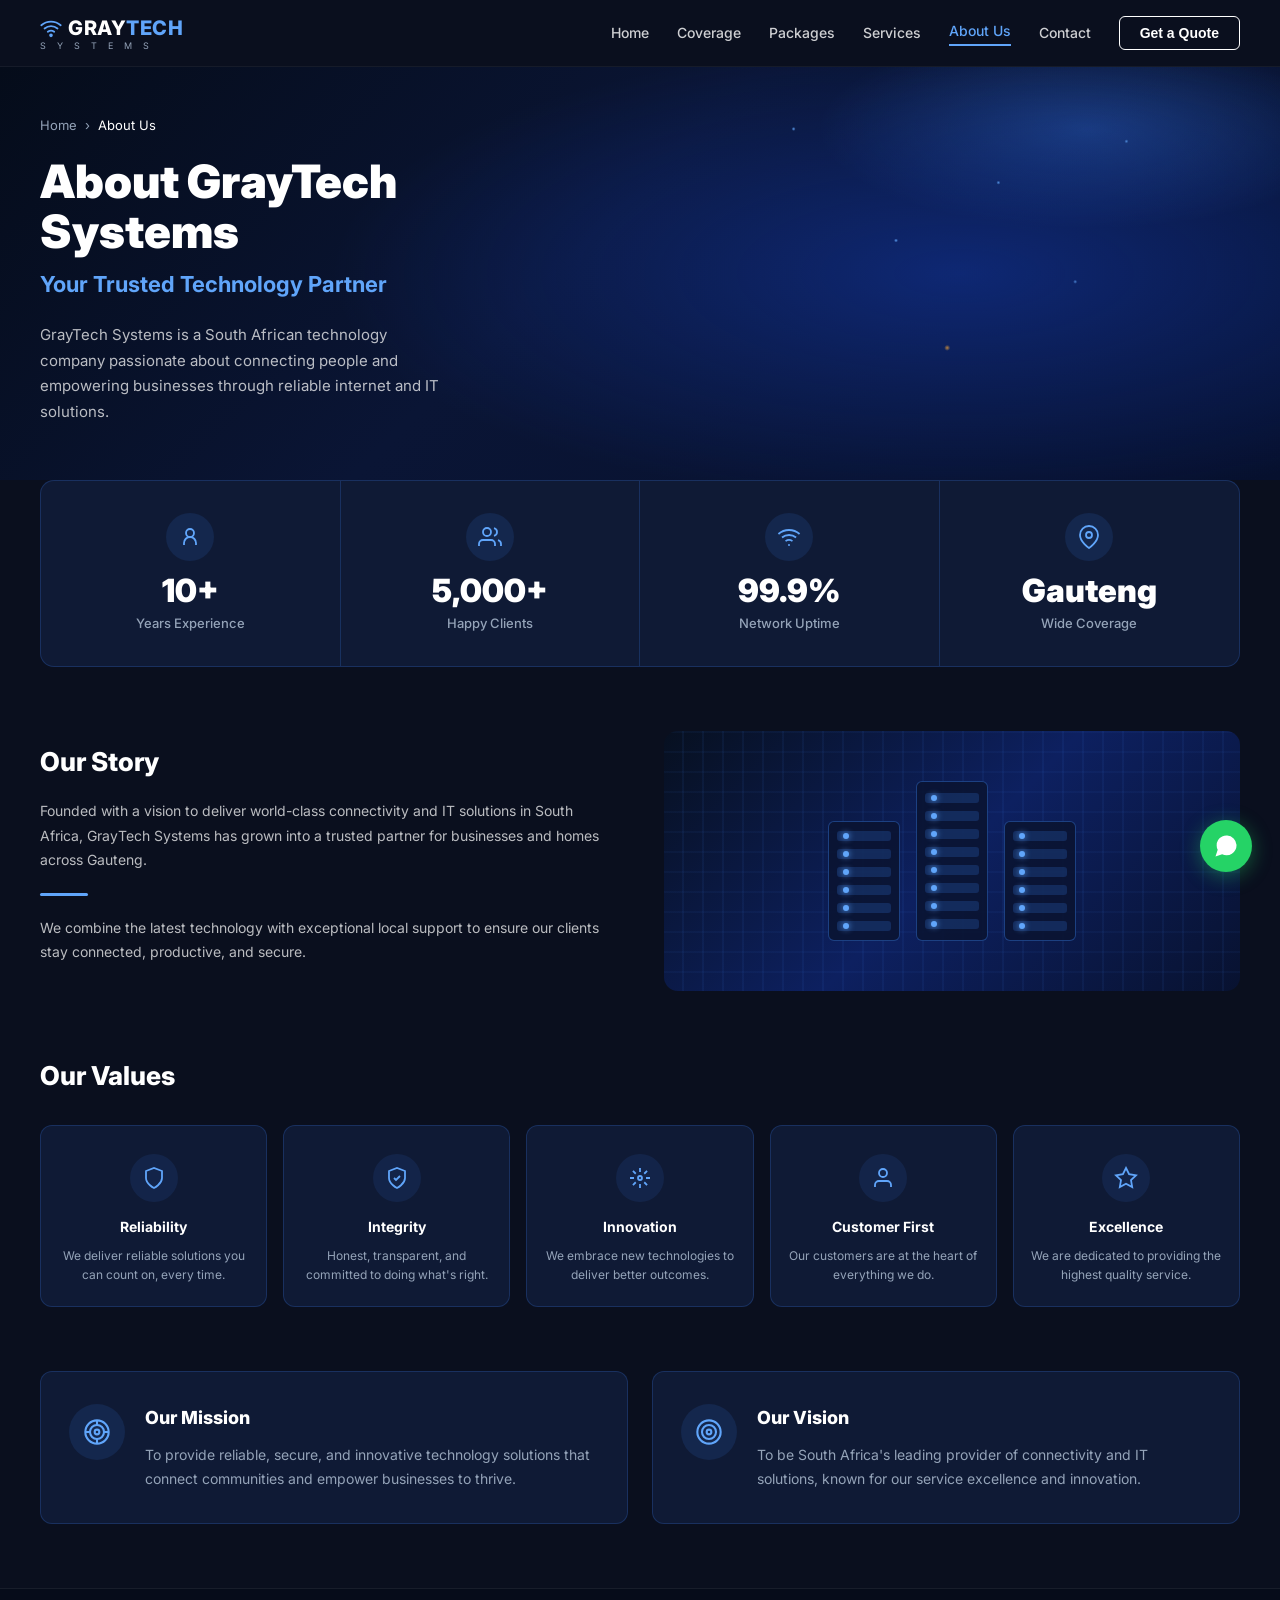
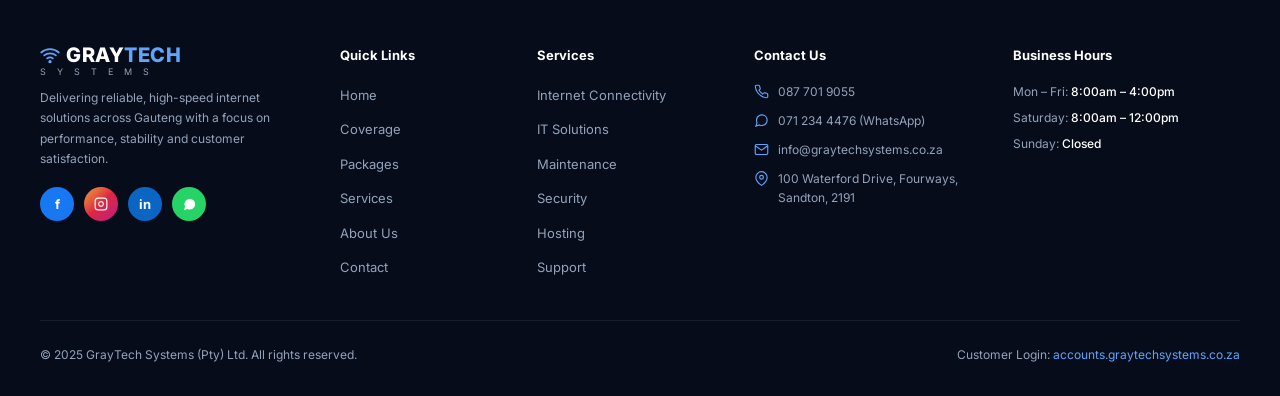
<file: graytech-about.html>
<!DOCTYPE html>
<html lang="en">
<head>
<meta charset="UTF-8" />
<meta name="viewport" content="width=device-width, initial-scale=1.0" />
<title>About Us – GrayTech Systems</title>
<link href="https://fonts.googleapis.com/css2?family=Inter:wght@400;500;600;700;800;900&display=swap" rel="stylesheet" />
<style>
  *, *::before, *::after { box-sizing: border-box; margin: 0; padding: 0; }
  :root {
    --navy:   #0a0f1e;
    --card:   #0f1a35;
    --blue-lt:#2563eb;
    --cyan:   #60a5fa;
    --white:  #ffffff;
    --gray:   #94a3b8;
    --border: rgba(59,130,246,0.22);
  }
  body { font-family: 'Inter', sans-serif; background: var(--navy); color: var(--white); line-height: 1.6; }
  a { color: inherit; text-decoration: none; }

  /* NAV */
  nav {
    display: flex; align-items: center; justify-content: space-between;
    padding: 16px 40px; background: var(--navy);
    position: sticky; top: 0; z-index: 100;
    border-bottom: 1px solid rgba(255,255,255,0.05);
  }
  .logo { display: flex; flex-direction: column; line-height: 1; }
  .logo-top { display: flex; align-items: center; gap: 6px; }
  .logo-brand { font-size: 20px; font-weight: 800; letter-spacing: .5px; }
  .logo-brand span { color: var(--cyan); }
  .logo-sub { font-size: 9px; letter-spacing: 4px; color: var(--gray); margin-top: 2px; }
  .nav-links { display: flex; align-items: center; gap: 28px; font-size: 14px; font-weight: 500; }
  .nav-links a { color: rgba(255,255,255,.8); transition: color .2s; }
  .nav-links a:hover { color: var(--white); }
  .nav-links a.active { color: var(--cyan); border-bottom: 2px solid var(--cyan); padding-bottom: 2px; }
  .btn-quote {
    background: transparent; border: 1.5px solid var(--white); color: var(--white);
    padding: 8px 20px; border-radius: 6px; font-size: 14px; font-weight: 600; cursor: pointer;
    transition: background .2s, color .2s;
  }
  .btn-quote:hover { background: var(--white); color: var(--navy); }

  /* HERO */
  .hero {
    position: relative; min-height: 300px; display: flex;
    align-items: center; overflow: hidden; padding: 48px 40px 56px;
  }
  .hero-bg {
    position: absolute; inset: 0;
    background:
      radial-gradient(ellipse 70% 80% at 75% 50%, rgba(20,60,180,0.5) 0%, transparent 70%),
      radial-gradient(ellipse 35% 40% at 85% 15%, rgba(59,130,246,0.35) 0%, transparent 60%),
      linear-gradient(135deg, #050c1a 0%, #0a1535 45%, #06102e 100%);
    z-index: 0;
  }
  .hero-bg::after {
    content: ''; position: absolute; inset: 0;
    background-image:
      radial-gradient(circle 2px at 62% 15%, rgba(96,165,250,.9) 0%, transparent 100%),
      radial-gradient(circle 2px at 78% 28%, rgba(96,165,250,.8) 0%, transparent 100%),
      radial-gradient(circle 2px at 88% 18%, rgba(96,165,250,.7) 0%, transparent 100%),
      radial-gradient(circle 2px at 70% 42%, rgba(96,165,250,.9) 0%, transparent 100%),
      radial-gradient(circle 2px at 84% 52%, rgba(96,165,250,.7) 0%, transparent 100%),
      radial-gradient(circle 3px at 74% 68%, rgba(255,170,50,.7) 0%, transparent 100%);
  }
  .hero-inner { position: relative; z-index: 1; width: 100%; }
  .breadcrumb-trail {
    font-size: 13px; color: var(--gray); margin-bottom: 20px;
    display: flex; align-items: center; gap: 8px;
  }
  .breadcrumb-trail a:hover { color: var(--white); }
  .breadcrumb-trail .current { color: var(--white); }
  .hero-content { max-width: 520px; }
  .hero h1 { font-size: clamp(28px, 4.5vw, 46px); font-weight: 900; line-height: 1.1; margin-bottom: 10px; }
  .hero h2 { font-size: clamp(16px, 2vw, 22px); font-weight: 700; color: var(--cyan); margin-bottom: 20px; }
  .hero p { font-size: 15px; color: rgba(255,255,255,.72); max-width: 400px; line-height: 1.7; }

  /* STATS */
  .stats-grid {
    display: grid; grid-template-columns: repeat(4, 1fr);
    margin: 0 40px;
    background: var(--card); border: 1px solid var(--border); border-radius: 14px; overflow: hidden;
  }
  .stat-item { padding: 32px 24px; text-align: center; border-right: 1px solid var(--border); }
  .stat-item:last-child { border-right: none; }
  .stat-icon {
    width: 48px; height: 48px; background: rgba(59,130,246,.12); border-radius: 50%;
    display: flex; align-items: center; justify-content: center; margin: 0 auto 14px;
  }
  .stat-icon svg { width: 24px; height: 24px; stroke: var(--cyan); fill: none; stroke-width: 1.8; }
  .stat-value { font-size: 32px; font-weight: 900; line-height: 1; margin-bottom: 6px; }
  .stat-label { font-size: 13px; color: var(--gray); font-weight: 500; }

  /* OUR STORY */
  .section { padding: 64px 40px; }
  .story-grid { display: grid; grid-template-columns: 1fr 1fr; gap: 48px; align-items: center; }
  .story-text h2 { font-size: 26px; font-weight: 800; margin-bottom: 16px; }
  .story-text p { font-size: 14px; color: rgba(255,255,255,.72); line-height: 1.75; margin-bottom: 16px; }
  .story-divider { width: 48px; height: 3px; background: var(--cyan); border-radius: 2px; margin: 20px 0; }
  .story-img {
    border-radius: 14px; overflow: hidden; height: 260px;
    background: linear-gradient(135deg, #071020 0%, #0d2060 50%, #081230 100%);
    display: flex; align-items: center; justify-content: center; position: relative;
  }
  .story-img::before {
    content: ''; position: absolute; inset: 0;
    background:
      repeating-linear-gradient(90deg, transparent, transparent 18px, rgba(59,130,246,.07) 18px, rgba(59,130,246,.07) 20px),
      repeating-linear-gradient(0deg, transparent, transparent 18px, rgba(59,130,246,.05) 18px, rgba(59,130,246,.05) 20px);
  }
  .racks-row { display: flex; gap: 16px; align-items: flex-end; position: relative; z-index: 1; }
  .server-rack {
    width: 72px; height: 120px;
    background: rgba(10,20,50,.9); border: 1px solid rgba(59,130,246,.4); border-radius: 6px;
    display: flex; flex-direction: column; justify-content: center; gap: 8px; padding: 8px;
  }
  .server-rack.tall { height: 160px; }
  .server-unit { height: 10px; background: rgba(59,130,246,.2); border-radius: 3px; position: relative; }
  .server-unit::after {
    content: ''; position: absolute; left: 6px; top: 50%; transform: translateY(-50%);
    width: 6px; height: 6px; border-radius: 50%; background: var(--cyan); box-shadow: 0 0 6px var(--cyan);
  }

  /* OUR VALUES */
  .values-section { padding: 0 40px 64px; }
  .values-section h2 { font-size: 26px; font-weight: 800; margin-bottom: 28px; }
  .values-grid { display: grid; grid-template-columns: repeat(5, 1fr); gap: 16px; }
  .value-card {
    background: var(--card); border: 1px solid var(--border);
    border-radius: 12px; padding: 28px 16px 22px; text-align: center;
  }
  .value-icon {
    width: 48px; height: 48px; background: rgba(59,130,246,.1); border-radius: 50%;
    display: flex; align-items: center; justify-content: center; margin: 0 auto 14px;
  }
  .value-icon svg { width: 24px; height: 24px; stroke: var(--cyan); fill: none; stroke-width: 1.8; }
  .value-card h3 { font-size: 14px; font-weight: 700; margin-bottom: 8px; }
  .value-card p { font-size: 12px; color: var(--gray); line-height: 1.6; }

  /* MISSION & VISION */
  .mv-grid { display: grid; grid-template-columns: 1fr 1fr; gap: 24px; margin: 0 40px 64px; }
  .mv-card {
    background: var(--card); border: 1px solid var(--border);
    border-radius: 12px; padding: 32px 28px; display: flex; gap: 20px; align-items: flex-start;
  }
  .mv-icon {
    width: 56px; height: 56px; background: rgba(59,130,246,.12); border-radius: 50%;
    display: flex; align-items: center; justify-content: center; flex-shrink: 0;
  }
  .mv-icon svg { width: 28px; height: 28px; stroke: var(--cyan); fill: none; stroke-width: 1.8; }
  .mv-card h3 { font-size: 18px; font-weight: 800; margin-bottom: 10px; }
  .mv-card p { font-size: 14px; color: var(--gray); line-height: 1.7; }

  /* FOOTER */
  footer { background: #060c1a; border-top: 1px solid rgba(255,255,255,.07); padding: 56px 40px 32px; }
  .footer-grid {
    display: grid; grid-template-columns: 1.3fr 0.8fr 0.9fr 1.1fr 1.1fr;
    gap: 32px; padding-bottom: 40px; border-bottom: 1px solid rgba(255,255,255,.07);
  }
  .footer-brand p { font-size: 12px; color: var(--gray); margin-top: 12px; line-height: 1.7; }
  .footer-col h4 { font-size: 13px; font-weight: 700; margin-bottom: 16px; }
  .footer-col ul { list-style: none; display: flex; flex-direction: column; gap: 9px; }
  .footer-col ul li a { font-size: 13px; color: var(--gray); transition: color .2s; }
  .footer-col ul li a:hover { color: var(--white); }
  .contact-item { display: flex; align-items: flex-start; gap: 9px; margin-bottom: 10px; font-size: 12px; color: var(--gray); }
  .contact-item svg { width: 15px; height: 15px; stroke: var(--cyan); fill: none; stroke-width: 1.8; flex-shrink: 0; margin-top: 2px; }
  .hours-row { font-size: 12px; color: var(--gray); margin-bottom: 7px; }
  .hours-row span { color: var(--white); font-weight: 500; }
  .social-links { display: flex; gap: 10px; margin-top: 18px; }
  .social-btn {
    width: 34px; height: 34px; border-radius: 50%;
    display: flex; align-items: center; justify-content: center;
    font-size: 13px; font-weight: 700; cursor: pointer; transition: opacity .2s;
  }
  .social-btn:hover { opacity: .85; }
  .fb { background: #1877f2; color: white; }
  .ig { background: linear-gradient(135deg,#f09433,#e6683c,#dc2743,#cc2366,#bc1888); }
  .wa { background: #25d366; }
  .li { background: #0a66c2; color: white; }
  .footer-bottom {
    display: flex; justify-content: space-between; align-items: center;
    padding-top: 24px; font-size: 12px; color: var(--gray); flex-wrap: wrap; gap: 12px;
  }

  /* WhatsApp FAB */
  .whatsapp-fab {
    position: fixed; bottom: 28px; right: 28px;
    width: 52px; height: 52px; background: #25d366; border-radius: 50%;
    display: flex; align-items: center; justify-content: center;
    cursor: pointer; box-shadow: 0 4px 20px rgba(37,211,102,.4); z-index: 200; transition: transform .2s;
  }
  .whatsapp-fab:hover { transform: scale(1.08); }

  @media (max-width: 1024px) {
    .footer-grid { grid-template-columns: 1fr 1fr 1fr; }
    .values-grid { grid-template-columns: repeat(3, 1fr); }
  }
  @media (max-width: 768px) {
    nav { padding: 14px 20px; }
    .hero { padding: 40px 20px 48px; }
    .stats-grid { grid-template-columns: repeat(2,1fr); margin: 0 20px; }
    .stat-item:nth-child(2) { border-right: none; }
    .stat-item:nth-child(3), .stat-item:nth-child(4) { border-top: 1px solid var(--border); }
    .section { padding: 48px 20px; }
    .story-grid { grid-template-columns: 1fr; }
    .story-img { height: 200px; }
    .values-section { padding: 0 20px 48px; }
    .values-grid { grid-template-columns: repeat(2,1fr); }
    .mv-grid { grid-template-columns: 1fr; margin: 0 20px 48px; }
    .footer-grid { grid-template-columns: 1fr 1fr; gap: 28px; }
    footer { padding: 40px 20px 24px; }
  }
  @media (max-width: 480px) {
    .nav-links { display: none; }
    .values-grid { grid-template-columns: 1fr 1fr; }
    .footer-grid { grid-template-columns: 1fr; }
  }
</style>
</head>
<body>

<!-- NAV -->
<nav>
  <div class="logo">
    <div class="logo-top">
      <svg width="22" height="22" viewBox="0 0 24 24" fill="none" stroke="#60a5fa" stroke-width="2" stroke-linecap="round" stroke-linejoin="round">
        <path d="M5 12.55a11 11 0 0 1 14.08 0"/>
        <path d="M1.42 9a16 16 0 0 1 21.16 0"/>
        <path d="M8.53 16.11a6 6 0 0 1 6.95 0"/>
        <circle cx="12" cy="20" r="1" fill="#60a5fa"/>
      </svg>
      <span class="logo-brand">GRAY<span>TECH</span></span>
    </div>
    <div class="logo-sub">S Y S T E M S</div>
  </div>
  <div class="nav-links">
    <a href="#">Home</a>
    <a href="#">Coverage</a>
    <a href="#">Packages</a>
    <a href="#">Services</a>
    <a href="#" class="active">About Us</a>
    <a href="#">Contact</a>
    <button class="btn-quote">Get a Quote</button>
  </div>
</nav>

<!-- HERO -->
<section class="hero">
  <div class="hero-bg"></div>
  <div class="hero-inner">
    <div class="breadcrumb-trail">
      <a href="#">Home</a>
      <span>&rsaquo;</span>
      <span class="current">About Us</span>
    </div>
    <div class="hero-content">
      <h1>About GrayTech Systems</h1>
      <h2>Your Trusted Technology Partner</h2>
      <p>GrayTech Systems is a South African technology company passionate about connecting people and empowering businesses through reliable internet and IT solutions.</p>
    </div>
  </div>
</section>

<!-- STATS -->
<div class="stats-grid">
  <div class="stat-item">
    <div class="stat-icon">
      <svg viewBox="0 0 24 24"><circle cx="12" cy="8" r="4"/><path d="M6 20v-2a6 6 0 0 1 12 0v2"/></svg>
    </div>
    <div class="stat-value">10+</div>
    <div class="stat-label">Years Experience</div>
  </div>
  <div class="stat-item">
    <div class="stat-icon">
      <svg viewBox="0 0 24 24"><path d="M17 21v-2a4 4 0 0 0-4-4H5a4 4 0 0 0-4 4v2"/><circle cx="9" cy="7" r="4"/><path d="M23 21v-2a4 4 0 0 0-3-3.87M16 3.13a4 4 0 0 1 0 7.75"/></svg>
    </div>
    <div class="stat-value">5,000+</div>
    <div class="stat-label">Happy Clients</div>
  </div>
  <div class="stat-item">
    <div class="stat-icon">
      <svg viewBox="0 0 24 24"><path d="M5 12.55a11 11 0 0 1 14.08 0"/><path d="M1.42 9a16 16 0 0 1 21.16 0"/><path d="M8.53 16.11a6 6 0 0 1 6.95 0"/><circle cx="12" cy="20" r="1" fill="#60a5fa" stroke="none"/></svg>
    </div>
    <div class="stat-value">99.9%</div>
    <div class="stat-label">Network Uptime</div>
  </div>
  <div class="stat-item">
    <div class="stat-icon">
      <svg viewBox="0 0 24 24"><path d="M21 10c0 7-9 13-9 13s-9-6-9-13a9 9 0 0 1 18 0z"/><circle cx="12" cy="10" r="3"/></svg>
    </div>
    <div class="stat-value">Gauteng</div>
    <div class="stat-label">Wide Coverage</div>
  </div>
</div>

<!-- OUR STORY -->
<section class="section">
  <div class="story-grid">
    <div class="story-text">
      <h2>Our Story</h2>
      <p>Founded with a vision to deliver world-class connectivity and IT solutions in South Africa, GrayTech Systems has grown into a trusted partner for businesses and homes across Gauteng.</p>
      <div class="story-divider"></div>
      <p>We combine the latest technology with exceptional local support to ensure our clients stay connected, productive, and secure.</p>
    </div>
    <div class="story-img">
      <div class="racks-row">
        <div class="server-rack">
          <div class="server-unit"></div><div class="server-unit"></div>
          <div class="server-unit"></div><div class="server-unit"></div>
          <div class="server-unit"></div><div class="server-unit"></div>
        </div>
        <div class="server-rack tall">
          <div class="server-unit"></div><div class="server-unit"></div>
          <div class="server-unit"></div><div class="server-unit"></div>
          <div class="server-unit"></div><div class="server-unit"></div>
          <div class="server-unit"></div><div class="server-unit"></div>
        </div>
        <div class="server-rack">
          <div class="server-unit"></div><div class="server-unit"></div>
          <div class="server-unit"></div><div class="server-unit"></div>
          <div class="server-unit"></div><div class="server-unit"></div>
        </div>
      </div>
    </div>
  </div>
</section>

<!-- OUR VALUES -->
<div class="values-section">
  <h2>Our Values</h2>
  <div class="values-grid">
    <div class="value-card">
      <div class="value-icon">
        <svg viewBox="0 0 24 24"><path d="M12 22s8-4 8-10V5l-8-3-8 3v7c0 6 8 10 8 10z"/></svg>
      </div>
      <h3>Reliability</h3>
      <p>We deliver reliable solutions you can count on, every time.</p>
    </div>
    <div class="value-card">
      <div class="value-icon">
        <svg viewBox="0 0 24 24"><path d="M9 12l2 2 4-4"/><path d="M12 22s8-4 8-10V5l-8-3-8 3v7c0 6 8 10 8 10z"/></svg>
      </div>
      <h3>Integrity</h3>
      <p>Honest, transparent, and committed to doing what's right.</p>
    </div>
    <div class="value-card">
      <div class="value-icon">
        <svg viewBox="0 0 24 24"><circle cx="12" cy="12" r="2"/><path d="M12 2v4M12 18v4M4.93 4.93l2.83 2.83M16.24 16.24l2.83 2.83M2 12h4M18 12h4M4.93 19.07l2.83-2.83M16.24 7.76l2.83-2.83"/></svg>
      </div>
      <h3>Innovation</h3>
      <p>We embrace new technologies to deliver better outcomes.</p>
    </div>
    <div class="value-card">
      <div class="value-icon">
        <svg viewBox="0 0 24 24"><path d="M20 21v-2a4 4 0 0 0-4-4H8a4 4 0 0 0-4 4v2"/><circle cx="12" cy="7" r="4"/></svg>
      </div>
      <h3>Customer First</h3>
      <p>Our customers are at the heart of everything we do.</p>
    </div>
    <div class="value-card">
      <div class="value-icon">
        <svg viewBox="0 0 24 24"><polygon points="12 2 15.09 8.26 22 9.27 17 14.14 18.18 21.02 12 17.77 5.82 21.02 7 14.14 2 9.27 8.91 8.26 12 2"/></svg>
      </div>
      <h3>Excellence</h3>
      <p>We are dedicated to providing the highest quality service.</p>
    </div>
  </div>
</div>

<!-- MISSION & VISION -->
<div class="mv-grid">
  <div class="mv-card">
    <div class="mv-icon">
      <svg viewBox="0 0 24 24"><circle cx="12" cy="12" r="10"/><circle cx="12" cy="12" r="6"/><circle cx="12" cy="12" r="2"/><line x1="12" y1="2" x2="12" y2="6"/><line x1="12" y1="18" x2="12" y2="22"/><line x1="2" y1="12" x2="6" y2="12"/><line x1="18" y1="12" x2="22" y2="12"/></svg>
    </div>
    <div>
      <h3>Our Mission</h3>
      <p>To provide reliable, secure, and innovative technology solutions that connect communities and empower businesses to thrive.</p>
    </div>
  </div>
  <div class="mv-card">
    <div class="mv-icon">
      <svg viewBox="0 0 24 24"><circle cx="12" cy="12" r="2"/><path d="M12 2C6.48 2 2 6.48 2 12s4.48 10 10 10 10-4.48 10-10S17.52 2 12 2z"/><path d="M12 6a6 6 0 1 0 0 12A6 6 0 0 0 12 6z"/></svg>
    </div>
    <div>
      <h3>Our Vision</h3>
      <p>To be South Africa's leading provider of connectivity and IT solutions, known for our service excellence and innovation.</p>
    </div>
  </div>
</div>

<!-- FOOTER -->
<footer>
  <div class="footer-grid">
    <div class="footer-brand">
      <div class="logo">
        <div class="logo-top">
          <svg width="20" height="20" viewBox="0 0 24 24" fill="none" stroke="#60a5fa" stroke-width="2" stroke-linecap="round" stroke-linejoin="round">
            <path d="M5 12.55a11 11 0 0 1 14.08 0"/>
            <path d="M1.42 9a16 16 0 0 1 21.16 0"/>
            <path d="M8.53 16.11a6 6 0 0 1 6.95 0"/>
            <circle cx="12" cy="20" r="1" fill="#60a5fa"/>
          </svg>
          <span class="logo-brand">GRAY<span>TECH</span></span>
        </div>
        <div class="logo-sub">S Y S T E M S</div>
      </div>
      <p>Delivering reliable, high-speed internet solutions across Gauteng with a focus on performance, stability and customer satisfaction.</p>
      <div class="social-links">
        <div class="social-btn fb">f</div>
        <div class="social-btn ig">
          <svg width="14" height="14" viewBox="0 0 24 24" fill="none" stroke="white" stroke-width="2"><rect x="2" y="2" width="20" height="20" rx="5"/><path d="M16 11.37A4 4 0 1 1 12.63 8 4 4 0 0 1 16 11.37z"/><line x1="17.5" y1="6.5" x2="17.51" y2="6.5"/></svg>
        </div>
        <div class="social-btn li">in</div>
        <div class="social-btn wa">
          <svg width="15" height="15" viewBox="0 0 24 24" fill="white"><path d="M21 11.5a8.38 8.38 0 0 1-.9 3.8 8.5 8.5 0 0 1-7.6 4.7 8.38 8.38 0 0 1-3.8-.9L3 21l1.9-5.7a8.38 8.38 0 0 1-.9-3.8 8.5 8.5 0 0 1 4.7-7.6 8.38 8.38 0 0 1 3.8-.9h.5a8.48 8.48 0 0 1 8 8v.5z"/></svg>
        </div>
      </div>
    </div>
    <div class="footer-col">
      <h4>Quick Links</h4>
      <ul>
        <li><a href="#">Home</a></li>
        <li><a href="#">Coverage</a></li>
        <li><a href="#">Packages</a></li>
        <li><a href="#">Services</a></li>
        <li><a href="#">About Us</a></li>
        <li><a href="#">Contact</a></li>
      </ul>
    </div>
    <div class="footer-col">
      <h4>Services</h4>
      <ul>
        <li><a href="#">Internet Connectivity</a></li>
        <li><a href="#">IT Solutions</a></li>
        <li><a href="#">Maintenance</a></li>
        <li><a href="#">Security</a></li>
        <li><a href="#">Hosting</a></li>
        <li><a href="#">Support</a></li>
      </ul>
    </div>
    <div class="footer-col">
      <h4>Contact Us</h4>
      <div class="contact-item">
        <svg viewBox="0 0 24 24"><path d="M22 16.92v3a2 2 0 0 1-2.18 2 19.79 19.79 0 0 1-8.63-3.07 19.5 19.5 0 0 1-6-6A19.79 19.79 0 0 1 2.12 4.18 2 2 0 0 1 4.11 2h3a2 2 0 0 1 2 1.72 12.84 12.84 0 0 0 .7 2.81 2 2 0 0 1-.45 2.11L8.09 9.91a16 16 0 0 0 6 6l1.27-1.27a2 2 0 0 1 2.11-.45 12.84 12.84 0 0 0 2.81.7A2 2 0 0 1 22 16.92z"/></svg>
        087 701 9055
      </div>
      <div class="contact-item">
        <svg viewBox="0 0 24 24"><path d="M21 11.5a8.38 8.38 0 0 1-.9 3.8 8.5 8.5 0 0 1-7.6 4.7 8.38 8.38 0 0 1-3.8-.9L3 21l1.9-5.7a8.38 8.38 0 0 1-.9-3.8 8.5 8.5 0 0 1 4.7-7.6 8.38 8.38 0 0 1 3.8-.9h.5a8.48 8.48 0 0 1 8 8v.5z"/></svg>
        071 234 4476 (WhatsApp)
      </div>
      <div class="contact-item">
        <svg viewBox="0 0 24 24"><path d="M4 4h16c1.1 0 2 .9 2 2v12c0 1.1-.9 2-2 2H4c-1.1 0-2-.9-2-2V6c0-1.1.9-2 2-2z"/><polyline points="22,6 12,13 2,6"/></svg>
        info@graytechsystems.co.za
      </div>
      <div class="contact-item">
        <svg viewBox="0 0 24 24"><path d="M21 10c0 7-9 13-9 13s-9-6-9-13a9 9 0 0 1 18 0z"/><circle cx="12" cy="10" r="3"/></svg>
        100 Waterford Drive, Fourways, Sandton, 2191
      </div>
    </div>
    <div class="footer-col">
      <h4>Business Hours</h4>
      <p class="hours-row">Mon &ndash; Fri: <span>8:00am &ndash; 4:00pm</span></p>
      <p class="hours-row">Saturday: <span>8:00am &ndash; 12:00pm</span></p>
      <p class="hours-row">Sunday: <span>Closed</span></p>
    </div>
  </div>
  <div class="footer-bottom">
    <span>&copy; 2025 GrayTech Systems (Pty) Ltd. All rights reserved.</span>
    <span>Customer Login: <a href="https://accounts.graytechsystems.co.za" style="color:var(--cyan)">accounts.graytechsystems.co.za</a></span>
  </div>
</footer>

<!-- WhatsApp FAB -->
<div class="whatsapp-fab">
  <svg width="28" height="28" viewBox="0 0 24 24" fill="white"><path d="M21 11.5a8.38 8.38 0 0 1-.9 3.8 8.5 8.5 0 0 1-7.6 4.7 8.38 8.38 0 0 1-3.8-.9L3 21l1.9-5.7a8.38 8.38 0 0 1-.9-3.8 8.5 8.5 0 0 1 4.7-7.6 8.38 8.38 0 0 1 3.8-.9h.5a8.48 8.48 0 0 1 8 8v.5z"/></svg>
</div>

</body>
</html>
</file>
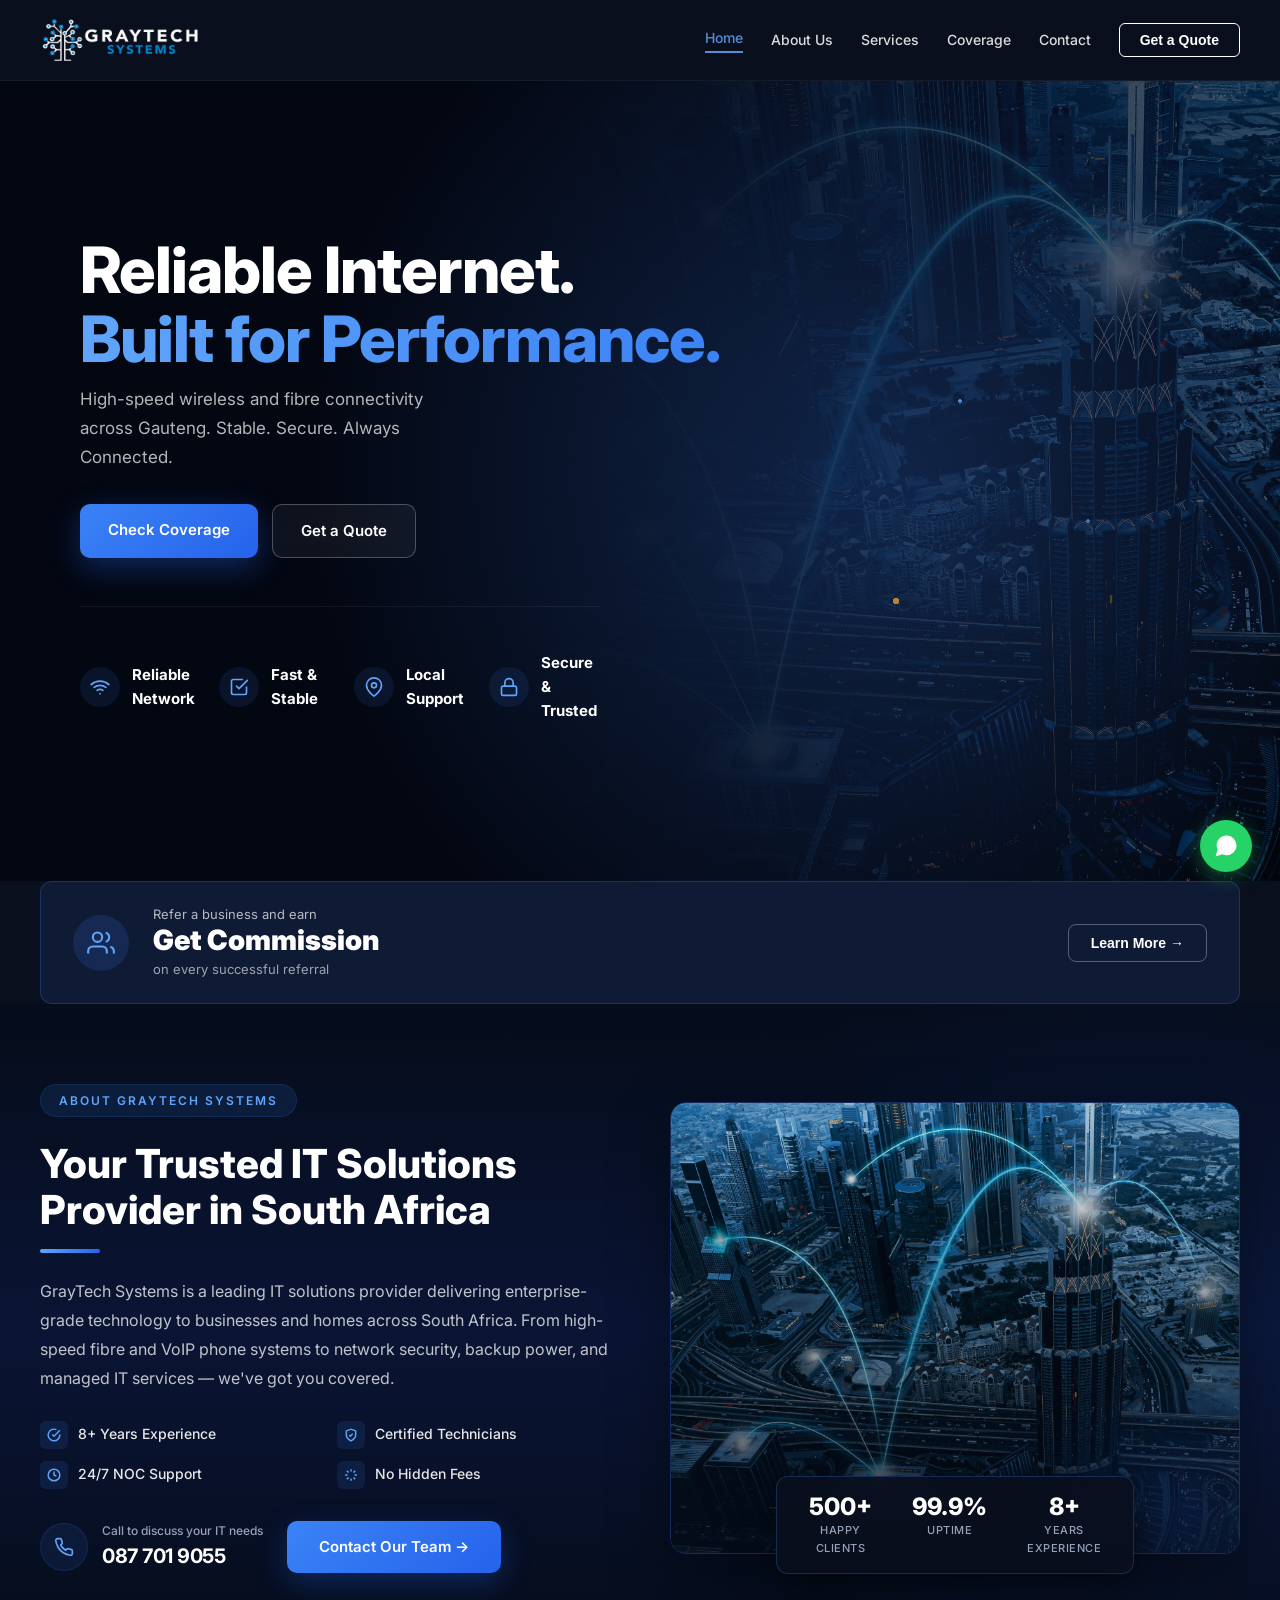
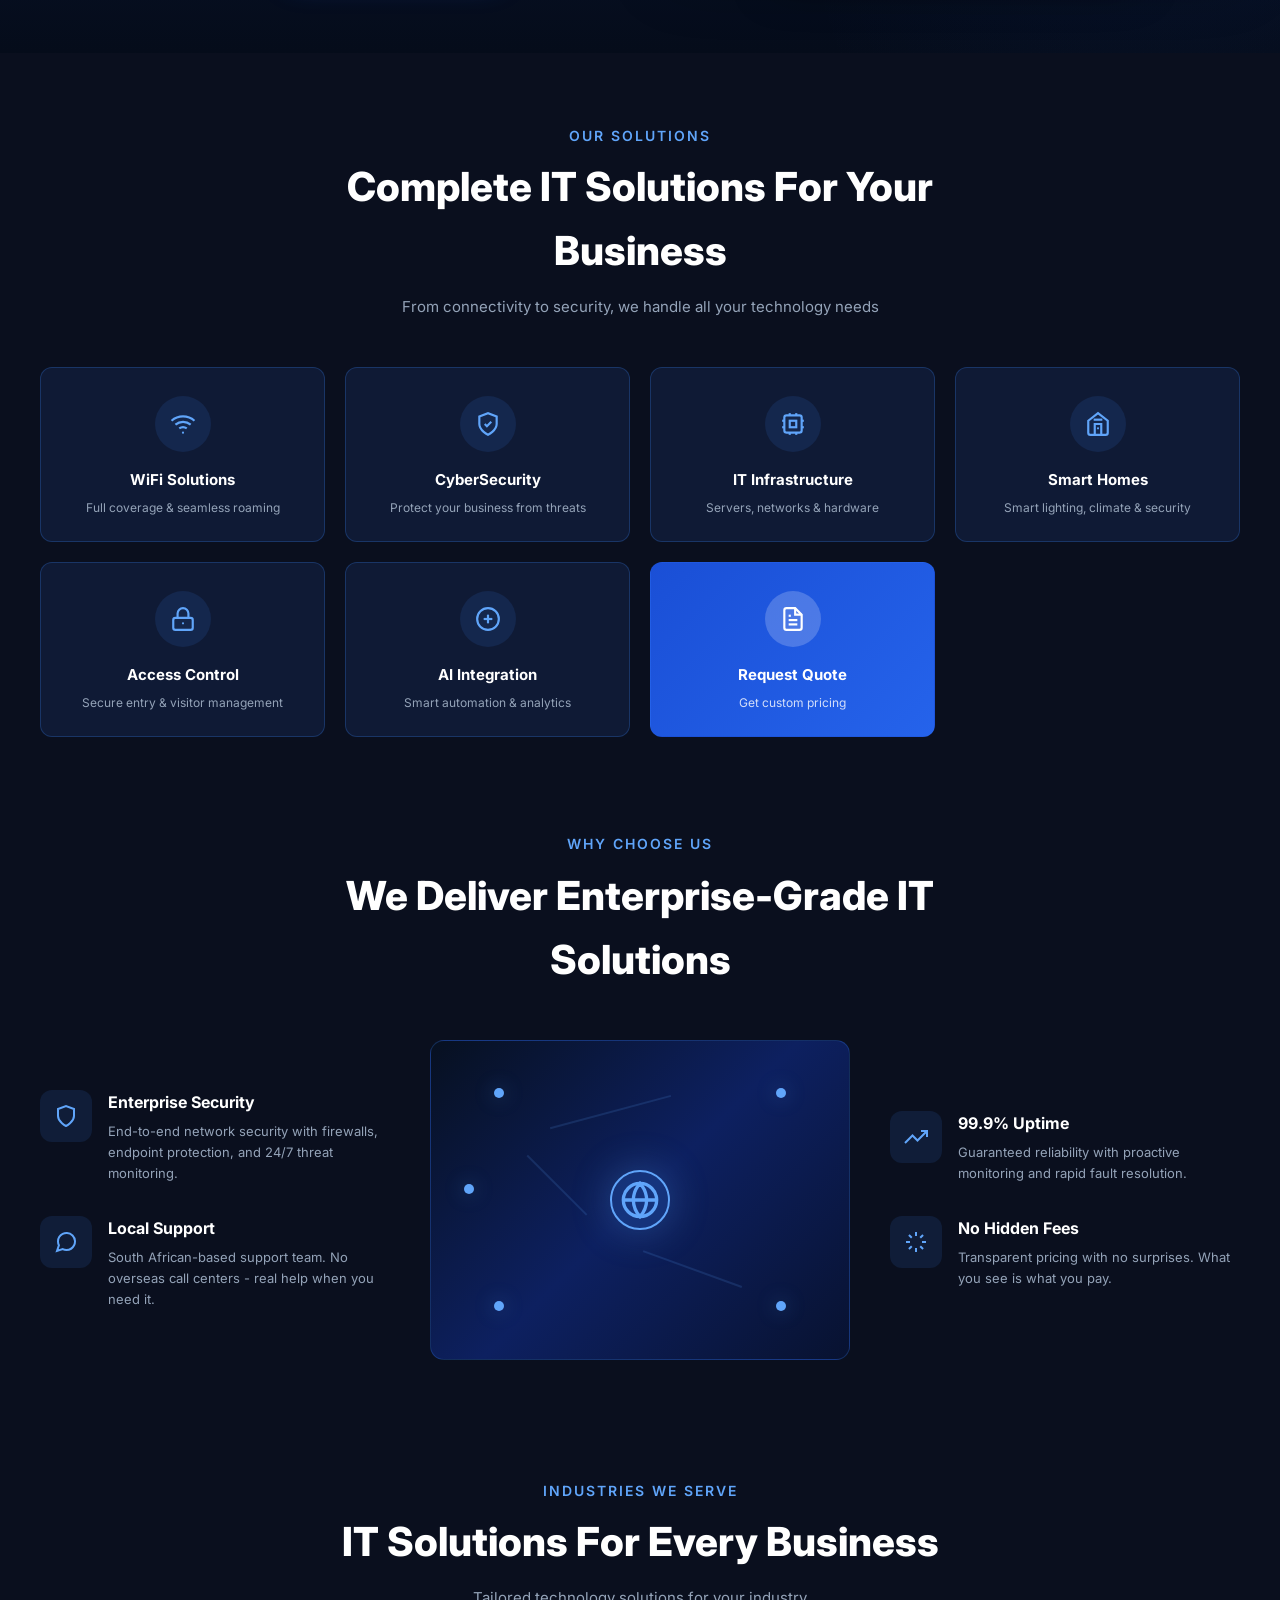
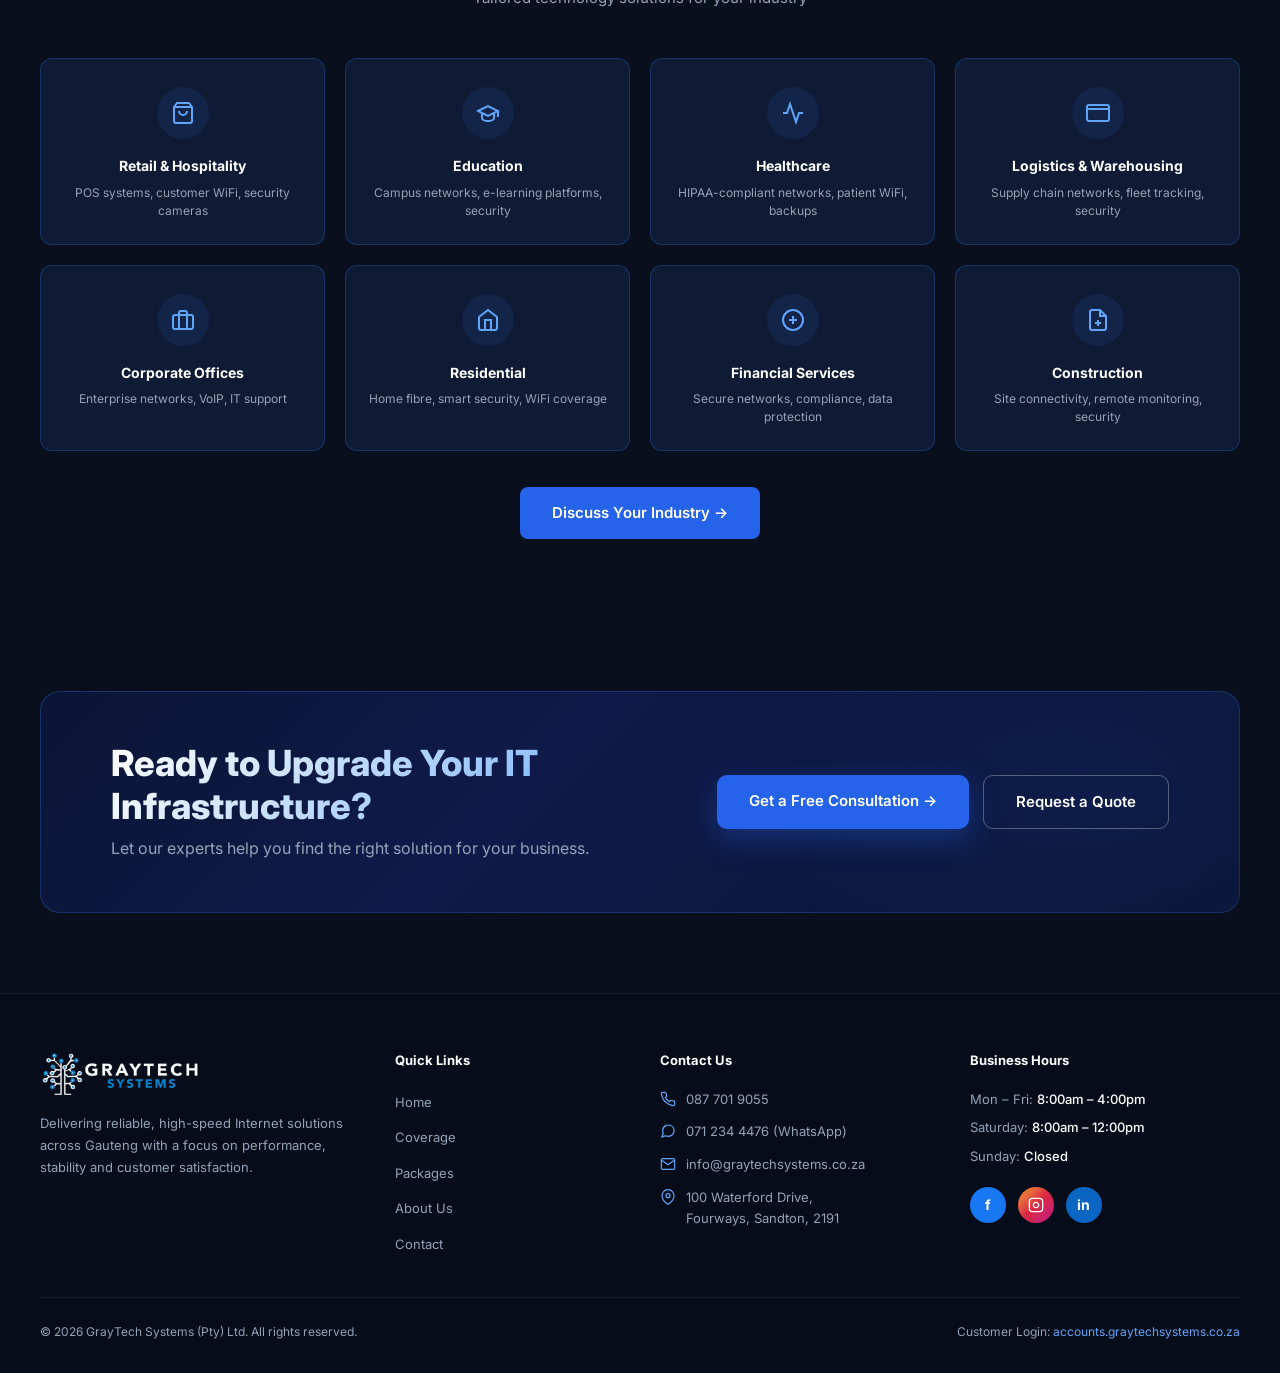
<file: index - Copy.html>
<!DOCTYPE html>
<html lang="en">
<head>
  <meta charset="UTF-8" />
  <meta name="viewport" content="width=device-width, initial-scale=1.0" />
  <title>GrayTech Systems – Reliable Internet. Built for Performance.</title>
  
  <!-- Google Fonts -->
  <link href="https://fonts.googleapis.com/css2?family=Inter:wght@400;500;600;700;800&display=swap" rel="stylesheet" />
  
  <!-- CSS -->
  <link rel="stylesheet" href="css/style.css" />
</head>
<body>

  <!-- ===== NAVIGATION ===== -->
  <nav>
    <div class="logo">
      <div class="logo-top">
        <a href="index.html" class="logo-link">
  <img 
    src="img/Logo-400×120.png" 
    alt="GrayTech Systems" 
    class="logo-image"
    width="180"
    height="54"
  />
</a>
      </div>
    </div>

    <button class="hamburger" aria-label="Toggle menu">
      <span class="hamburger-line"></span>
      <span class="hamburger-line"></span>
      <span class="hamburger-line"></span>
    </button>

    <div class="nav-links">
      <a href="index.html" class="active">Home</a>
	  <a href="about.html">About Us</a>
	  <a href="services.html">Services</a>
      <a href="coverage.html">Coverage</a>
      <a href="contact.html">Contact</a>
      <button class="btn-quote">Get a Quote</button>
    </div>
  </nav>
  
  <!-- ===== HERO SECTION - MATCHES IMAGE EXACTLY ===== -->
  <section class="hero">
    <div class="hero-bg"></div>
    <div class="hero-image">
      <img src="img/hero.jfif" alt="Network Infrastructure" />
    </div>
    <div class="hero-container">
      <div class="hero-content">
        <h1>Reliable Internet. <span class="blue">Built for Performance.</span></h1>
        <p class="hero-sub">High-speed wireless and fibre connectivity across Gauteng. Stable. Secure. Always Connected.</p>
        <div class="hero-btns">
          <a href="#" class="btn-primary">Check Coverage</a>
          <a href="#" class="btn-outline">Get a Quote</a>
        </div>

        <!-- Features inside hero - icon above text -->
<div class="hero-features">
  <div class="hero-feature">
    <div class="hero-feature-icon">
      <svg viewBox="0 0 24 24" fill="none" stroke="currentColor" stroke-width="2" stroke-linecap="round" stroke-linejoin="round">
        <path d="M5 12.55a11 11 0 0 1 14.08 0"/>
        <path d="M1.42 9a16 16 0 0 1 21.16 0"/>
        <path d="M8.53 16.11a6 6 0 0 1 6.95 0"/>
        <circle cx="12" cy="20" r="1" fill="#60a5fa" stroke="none"/>
      </svg>
    </div>
    <h4>Reliable Network</h4>
 
  </div>
  <div class="hero-feature">
    <div class="hero-feature-icon">
      <svg viewBox="0 0 24 24" fill="none" stroke="currentColor" stroke-width="2" stroke-linecap="round" stroke-linejoin="round">
        <polyline points="9 11 12 14 22 4"/>
        <path d="M21 12v7a2 2 0 0 1-2 2H5a2 2 0 0 1-2-2V5a2 2 0 0 1 2-2h11"/>
      </svg>
    </div>
    <h4>Fast &amp; Stable</h4>

  </div>
  <div class="hero-feature">
    <div class="hero-feature-icon">
      <svg viewBox="0 0 24 24" fill="none" stroke="currentColor" stroke-width="2" stroke-linecap="round" stroke-linejoin="round">
        <path d="M21 10c0 7-9 13-9 13s-9-6-9-13a9 9 0 0 1 18 0z"/>
        <circle cx="12" cy="10" r="3"/>
      </svg>
    </div>
    <h4>Local Support</h4>

  </div>
  <div class="hero-feature">
    <div class="hero-feature-icon">
      <svg viewBox="0 0 24 24" fill="none" stroke="currentColor" stroke-width="2" stroke-linecap="round" stroke-linejoin="round">
        <rect x="3" y="11" width="18" height="11" rx="2" ry="2"/>
        <path d="M7 11V7a5 5 0 0 1 10 0v4"/>
      </svg>
    </div>
    <h4>Secure &amp; Trusted</h4>

  </div>
</div>
      </div>
    </div>
  </section>

  <!-- ===== REFERRAL BANNER ===== -->
  <div class="referral">
    <div class="referral-icon">
      <svg viewBox="0 0 24 24"><path d="M17 21v-2a4 4 0 0 0-4-4H5a4 4 0 0 0-4 4v2"/><circle cx="9" cy="7" r="4"/><path d="M23 21v-2a4 4 0 0 0-3-3.87M16 3.13a4 4 0 0 1 0 7.75"/></svg>
    </div>
    <div class="referral-text">
      <p>Refer a business and earn</p>
      <strong>Get Commission</strong>
      <span>on every successful referral</span>
    </div>
    <button class="btn-learn">Learn More →</button>
  </div>

  <!-- ===== ABOUT SECTION ===== -->
  <section class="about-section">
    <div class="about-container">
      <div class="about-grid">
        <div class="about-content">
          <div class="about-badge">About GrayTech Systems</div>
          <h2>Your Trusted IT Solutions Provider in South Africa</h2>
          <p class="about-description">GrayTech Systems is a leading IT solutions provider delivering enterprise-grade technology to businesses and homes across South Africa. From high-speed fibre and VoIP phone systems to network security, backup power, and managed IT services — we've got you covered.</p>

          <div class="about-features">
            <div class="about-feature">
              <div class="about-feature-icon">
                <svg viewBox="0 0 24 24" fill="none" stroke="currentColor" stroke-width="2"><path d="M22 11.08V12a10 10 0 1 1-5.93-9.14"/><polyline points="22 4 12 14.01 9 11.01"/></svg>
              </div>
              <span>8+ Years Experience</span>
            </div>
            <div class="about-feature">
              <div class="about-feature-icon">
                <svg viewBox="0 0 24 24" fill="none" stroke="currentColor" stroke-width="2"><path d="M12 22s8-4 8-10V5l-8-3-8 3v7c0 6 8 10 8 10z"/><path d="M9 12l2 2 4-4"/></svg>
              </div>
              <span>Certified Technicians</span>
            </div>
            <div class="about-feature">
              <div class="about-feature-icon">
                <svg viewBox="0 0 24 24" fill="none" stroke="currentColor" stroke-width="2"><circle cx="12" cy="12" r="10"/><polyline points="12 6 12 12 16 14"/></svg>
              </div>
              <span>24/7 NOC Support</span>
            </div>
            <div class="about-feature">
              <div class="about-feature-icon">
                <svg viewBox="0 0 24 24" fill="none" stroke="currentColor" stroke-width="2"><path d="M12 2v4M12 22v-4M4.93 4.93l2.83 2.83M16.24 16.24l2.83 2.83M2 12h4M18 12h4M4.93 19.07l2.83-2.83M16.24 7.76l2.83-2.83"/></svg>
              </div>
              <span>No Hidden Fees</span>
            </div>
          </div>

          <div class="about-cta">
            <div class="about-phone">
              <div class="about-phone-icon">
                <svg viewBox="0 0 24 24" fill="none" stroke="currentColor" stroke-width="2"><path d="M22 16.92v3a2 2 0 0 1-2.18 2 19.79 19.79 0 0 1-8.63-3.07 19.5 19.5 0 0 1-6-6A19.79 19.79 0 0 1 2.12 4.18 2 2 0 0 1 4.11 2h3a2 2 0 0 1 2 1.72 12.84 12.84 0 0 0 .7 2.81 2 2 0 0 1-.45 2.11L8.09 9.91a16 16 0 0 0 6 6l1.27-1.27a2 2 0 0 1 2.11-.45 12.84 12.84 0 0 0 2.81.7A2 2 0 0 1 22 16.92z"/></svg>
              </div>
              <div>
                <span class="about-phone-label">Call to discuss your IT needs</span>
                <strong class="about-phone-number">087 701 9055</strong>
              </div>
            </div>
            <a href="contact.html" class="about-btn">Contact Our Team →</a>
          </div>
        </div>

        <div class="about-image">
          <div class="about-image-wrapper">
            <img src="img/hero.jfif" alt="GrayTech Systems" />
            <div class="about-image-overlay"></div>
            <div class="about-image-glow"></div>
          </div>
          <div class="about-stats">
            <div class="about-stat">
              <span class="about-stat-number">500+</span>
              <span class="about-stat-label">Happy Clients</span>
            </div>
            <div class="about-stat">
              <span class="about-stat-number">99.9%</span>
              <span class="about-stat-label">Uptime</span>
            </div>
            <div class="about-stat">
              <span class="about-stat-number">8+</span>
              <span class="about-stat-label">Years Experience</span>
            </div>
          </div>
        </div>
      </div>
    </div>
  </section>

  <!-- ===== SERVICES SECTION ===== -->
  <section class="services-section">
    <div class="section-header">
      <h5>Our Solutions</h5>
      <h2>Complete IT Solutions For Your Business</h2>
      <p>From connectivity to security, we handle all your technology needs</p>
    </div>

    <div class="services-grid">
      <div class="service-card" onclick="location.href='wifi-solutions.html'">
        <div class="service-icon">
          <svg viewBox="0 0 24 24" fill="none" stroke="currentColor" stroke-width="2"><path d="M5 12.55a11 11 0 0 1 14.08 0"/><path d="M1.42 9a16 16 0 0 1 21.16 0"/><path d="M8.53 16.11a6 6 0 0 1 6.95 0"/><circle cx="12" cy="20" r="1" fill="#60a5fa" stroke="none"/></svg>
        </div>
        <h4>WiFi Solutions</h4>
        <p>Full coverage & seamless roaming</p>
      </div>

      <div class="service-card" onclick="location.href='cybersecurity.html'">
        <div class="service-icon">
          <svg viewBox="0 0 24 24" fill="none" stroke="currentColor" stroke-width="2"><path d="M12 22s8-4 8-10V5l-8-3-8 3v7c0 6 8 10 8 10z"/><path d="M9 12l2 2 4-4"/></svg>
        </div>
        <h4>CyberSecurity</h4>
        <p>Protect your business from threats</p>
      </div>

      <div class="service-card" onclick="location.href='it-infrastructure.html'">
        <div class="service-icon">
          <svg viewBox="0 0 24 24" fill="none" stroke="currentColor" stroke-width="2"><rect x="4" y="4" width="16" height="16" rx="2" ry="2"/><rect x="9" y="9" width="6" height="6"/><line x1="9" y1="2" x2="9" y2="4"/><line x1="15" y1="2" x2="15" y2="4"/><line x1="9" y1="20" x2="9" y2="22"/><line x1="15" y1="20" x2="15" y2="22"/><line x1="4" y1="9" x2="2" y2="9"/><line x1="4" y1="15" x2="2" y2="15"/><line x1="20" y1="9" x2="22" y2="9"/><line x1="20" y1="15" x2="22" y2="15"/></svg>
        </div>
        <h4>IT Infrastructure</h4>
        <p>Servers, networks & hardware</p>
      </div>

      <div class="service-card" onclick="location.href='smart-homes.html'">
        <div class="service-icon">
          <svg viewBox="0 0 24 24" fill="none" stroke="currentColor" stroke-width="2"><path d="M3 9l9-7 9 7v11a2 2 0 0 1-2 2H5a2 2 0 0 1-2-2z"/><polyline points="9 22 9 12 15 12 15 22"/><circle cx="12" cy="16" r="1" fill="#60a5fa" stroke="none"/><line x1="8" y1="8" x2="16" y2="8"/></svg>
        </div>
        <h4>Smart Homes</h4>
        <p>Smart lighting, climate & security</p>
      </div>

      <div class="service-card" onclick="location.href='access-control.html'">
        <div class="service-icon">
          <svg viewBox="0 0 24 24" fill="none" stroke="currentColor" stroke-width="2"><rect x="3" y="11" width="18" height="11" rx="2" ry="2"/><path d="M7 11V7a5 5 0 0 1 10 0v4"/><circle cx="12" cy="16" r="1" fill="#60a5fa" stroke="none"/></svg>
        </div>
        <h4>Access Control</h4>
        <p>Secure entry & visitor management</p>
      </div>

      <div class="service-card" onclick="location.href='ai-integration.html'">
        <div class="service-icon">
          <svg viewBox="0 0 24 24" fill="none" stroke="currentColor" stroke-width="2"><path d="M12 2a10 10 0 0 1 10 10 10 10 0 0 1-10 10A10 10 0 0 1 2 12 10 10 0 0 1 12 2z"/><path d="M8 12h8"/><path d="M12 8v8"/><circle cx="12" cy="12" r="1" fill="#60a5fa" stroke="none"/></svg>
        </div>
        <h4>AI Integration</h4>
        <p>Smart automation & analytics</p>
      </div>

      <div class="service-card service-card-featured" onclick="location.href='quote.html'">
        <div class="service-icon">
          <svg viewBox="0 0 24 24" fill="none" stroke="currentColor" stroke-width="2"><path d="M14 2H6a2 2 0 0 0-2 2v16a2 2 0 0 0 2 2h12a2 2 0 0 0 2-2V8z"/><polyline points="14 2 14 8 20 8"/><line x1="16" y1="13" x2="8" y2="13"/><line x1="16" y1="17" x2="8" y2="17"/><polyline points="10 9 9 9 8 9"/></svg>
        </div>
        <h4>Request Quote</h4>
        <p>Get custom pricing</p>
      </div>
    </div>
  </section>

  <!-- ===== WHY CHOOSE SECTION ===== -->
  <section class="why-choose-section">
    <div class="section-header">
      <h5>Why Choose Us</h5>
      <h2>We Deliver Enterprise-Grade IT Solutions</h2>
    </div>

    <div class="why-choose-grid">
      <div class="why-choose-left">
        <div class="why-card">
          <div class="why-icon">
            <svg viewBox="0 0 24 24" fill="none" stroke="currentColor" stroke-width="2"><path d="M12 22s8-4 8-10V5l-8-3-8 3v7c0 6 8 10 8 10z"/></svg>
          </div>
          <div>
            <h4>Enterprise Security</h4>
            <p>End-to-end network security with firewalls, endpoint protection, and 24/7 threat monitoring.</p>
          </div>
        </div>
        <div class="why-card">
          <div class="why-icon">
            <svg viewBox="0 0 24 24" fill="none" stroke="currentColor" stroke-width="2"><path d="M21 11.5a8.38 8.38 0 0 1-.9 3.8 8.5 8.5 0 0 1-7.6 4.7 8.38 8.38 0 0 1-3.8-.9L3 21l1.9-5.7a8.38 8.38 0 0 1-.9-3.8 8.5 8.5 0 0 1 4.7-7.6 8.38 8.38 0 0 1 3.8-.9h.5a8.48 8.48 0 0 1 8 8v.5z"/></svg>
          </div>
          <div>
            <h4>Local Support</h4>
            <p>South African-based support team. No overseas call centers - real help when you need it.</p>
          </div>
        </div>
      </div>

      <div class="why-choose-center">
        <div class="why-image-placeholder">
          <div class="network-visual">
            <div class="network-dot dot-1"></div>
            <div class="network-dot dot-2"></div>
            <div class="network-dot dot-3"></div>
            <div class="network-dot dot-4"></div>
            <div class="network-dot dot-5"></div>
            <div class="network-line line-1"></div>
            <div class="network-line line-2"></div>
            <div class="network-line line-3"></div>
            <div class="network-center">
              <svg width="40" height="40" viewBox="0 0 24 24" fill="none" stroke="#60a5fa" stroke-width="2"><circle cx="12" cy="12" r="10"/><path d="M2 12h20M12 2a15.3 15.3 0 0 1 4 10 15.3 15.3 0 0 1-4 10 15.3 15.3 0 0 1-4-10 15.3 15.3 0 0 1 4-10z"/></svg>
            </div>
          </div>
        </div>
      </div>

      <div class="why-choose-right">
        <div class="why-card">
          <div class="why-icon">
            <svg viewBox="0 0 24 24" fill="none" stroke="currentColor" stroke-width="2"><polyline points="23 6 13.5 15.5 8.5 10.5 1 18"/><polyline points="17 6 23 6 23 12"/></svg>
          </div>
          <div>
            <h4>99.9% Uptime</h4>
            <p>Guaranteed reliability with proactive monitoring and rapid fault resolution.</p>
          </div>
        </div>
        <div class="why-card">
          <div class="why-icon">
            <svg viewBox="0 0 24 24" fill="none" stroke="currentColor" stroke-width="2"><path d="M12 2v4M12 22v-4M4.93 4.93l2.83 2.83M16.24 16.24l2.83 2.83M2 12h4M18 12h4M4.93 19.07l2.83-2.83M16.24 7.76l2.83-2.83"/></svg>
          </div>
          <div>
            <h4>No Hidden Fees</h4>
            <p>Transparent pricing with no surprises. What you see is what you pay.</p>
          </div>
        </div>
      </div>
    </div>
  </section>

  <!-- ===== INDUSTRIES SECTION ===== -->
  <section class="industries-section">
    <div class="section-header">
      <h5>Industries We Serve</h5>
      <h2>IT Solutions For Every Business</h2>
      <p>Tailored technology solutions for your industry</p>
    </div>

    <div class="industries-grid">
      <div class="industry-card">
        <div class="industry-icon">
          <svg viewBox="0 0 24 24" fill="none" stroke="currentColor" stroke-width="2"><path d="M6 2L3 6v14a2 2 0 0 0 2 2h14a2 2 0 0 0 2-2V6l-3-4z"/><line x1="3" y1="6" x2="21" y2="6"/><path d="M16 10a4 4 0 0 1-8 0"/></svg>
        </div>
        <h5>Retail & Hospitality</h5>
        <p>POS systems, customer WiFi, security cameras</p>
      </div>

      <div class="industry-card">
        <div class="industry-icon">
          <svg viewBox="0 0 24 24" fill="none" stroke="currentColor" stroke-width="2"><path d="M22 10v6M2 10l10-5 10 5-10 5z"/><path d="M6 12v5c0 1.66 2.69 3 6 3s6-1.34 6-3v-5"/></svg>
        </div>
        <h5>Education</h5>
        <p>Campus networks, e-learning platforms, security</p>
      </div>

      <div class="industry-card">
        <div class="industry-icon">
          <svg viewBox="0 0 24 24" fill="none" stroke="currentColor" stroke-width="2"><path d="M22 12h-4l-3 9L9 3l-3 9H2"/></svg>
        </div>
        <h5>Healthcare</h5>
        <p>HIPAA-compliant networks, patient WiFi, backups</p>
      </div>

      <div class="industry-card">
        <div class="industry-icon">
          <svg viewBox="0 0 24 24" fill="none" stroke="currentColor" stroke-width="2"><rect x="1" y="4" width="22" height="16" rx="2" ry="2"/><path d="M1 8h22"/></svg>
        </div>
        <h5>Logistics & Warehousing</h5>
        <p>Supply chain networks, fleet tracking, security</p>
      </div>

      <div class="industry-card">
        <div class="industry-icon">
          <svg viewBox="0 0 24 24" fill="none" stroke="currentColor" stroke-width="2"><rect x="2" y="7" width="20" height="14" rx="2" ry="2"/><path d="M16 21V5a2 2 0 0 0-2-2h-4a2 2 0 0 0-2 2v16"/></svg>
        </div>
        <h5>Corporate Offices</h5>
        <p>Enterprise networks, VoIP, IT support</p>
      </div>

      <div class="industry-card">
        <div class="industry-icon">
          <svg viewBox="0 0 24 24" fill="none" stroke="currentColor" stroke-width="2"><path d="M3 9l9-7 9 7v11a2 2 0 0 1-2 2H5a2 2 0 0 1-2-2z"/><polyline points="9 22 9 12 15 12 15 22"/></svg>
        </div>
        <h5>Residential</h5>
        <p>Home fibre, smart security, WiFi coverage</p>
      </div>

      <div class="industry-card">
        <div class="industry-icon">
          <svg viewBox="0 0 24 24" fill="none" stroke="currentColor" stroke-width="2"><circle cx="12" cy="12" r="10"/><path d="M8 12h8"/><path d="M12 8v8"/></svg>
        </div>
        <h5>Financial Services</h5>
        <p>Secure networks, compliance, data protection</p>
      </div>

      <div class="industry-card">
        <div class="industry-icon">
          <svg viewBox="0 0 24 24" fill="none" stroke="currentColor" stroke-width="2"><path d="M14 2H6a2 2 0 0 0-2 2v16a2 2 0 0 0 2 2h12a2 2 0 0 0 2-2V8z"/><polyline points="14 2 14 8 20 8"/><line x1="12" y1="18" x2="12" y2="12"/><line x1="9" y1="15" x2="15" y2="15"/></svg>
        </div>
        <h5>Construction</h5>
        <p>Site connectivity, remote monitoring, security</p>
      </div>
    </div>

    <div class="industries-cta">
      <a href="contact.html" class="btn-industry">Discuss Your Industry →</a>
    </div>
  </section>

  <!-- ===== CTA SECTION ===== -->
  <section class="cta-section">
    <div class="cta-container">
      <div class="cta-content">
        <h2>Ready to Upgrade Your IT Infrastructure?</h2>
        <p>Let our experts help you find the right solution for your business.</p>
      </div>
      <div class="cta-buttons">
        <a href="contact.html" class="cta-primary">Get a Free Consultation →</a>
        <a href="quote.html" class="cta-secondary">Request a Quote</a>
      </div>
    </div>
  </section>

  <!-- ===== FOOTER ===== -->
  <footer>
    <div class="footer-grid">
      <div class="footer-brand">
        <div class="logo">
          <div class="logo-top">
            <a href="index.html" class="footer-logo-link">
          <img 
            src="img/Logo-500×150.png" 
            alt="GrayTech Systems" 
            class="footer-logo-image"
            width="180"
            height="54"
          />
        </a>
          </div>
        </div>
        <p>Delivering reliable, high-speed Internet solutions across Gauteng with a focus on performance, stability and customer satisfaction.</p>
      </div>

      <div class="footer-col">
        <h4>Quick Links</h4>
        <ul>
          <li><a href="index.html">Home</a></li>
          <li><a href="#">Coverage</a></li>
          <li><a href="#">Packages</a></li>
          <li><a href="about.html">About Us</a></li>
          <li><a href="#">Contact</a></li>
        </ul>
      </div>

      <div class="footer-col">
        <h4>Contact Us</h4>
        <div class="contact-item">
          <svg viewBox="0 0 24 24"><path d="M22 16.92v3a2 2 0 0 1-2.18 2 19.79 19.79 0 0 1-8.63-3.07 19.5 19.5 0 0 1-6-6A19.79 19.79 0 0 1 2.12 4.18 2 2 0 0 1 4.11 2h3a2 2 0 0 1 2 1.72 12.84 12.84 0 0 0 .7 2.81 2 2 0 0 1-.45 2.11L8.09 9.91a16 16 0 0 0 6 6l1.27-1.27a2 2 0 0 1 2.11-.45 12.84 12.84 0 0 0 2.81.7A2 2 0 0 1 22 16.92z"/></svg>
          087 701 9055
        </div>
        <div class="contact-item">
          <svg viewBox="0 0 24 24"><path d="M21 11.5a8.38 8.38 0 0 1-.9 3.8 8.5 8.5 0 0 1-7.6 4.7 8.38 8.38 0 0 1-3.8-.9L3 21l1.9-5.7a8.38 8.38 0 0 1-.9-3.8 8.5 8.5 0 0 1 4.7-7.6 8.38 8.38 0 0 1 3.8-.9h.5a8.48 8.48 0 0 1 8 8v.5z"/></svg>
          071 234 4476 (WhatsApp)
        </div>
        <div class="contact-item">
          <svg viewBox="0 0 24 24"><path d="M4 4h16c1.1 0 2 .9 2 2v12c0 1.1-.9 2-2 2H4c-1.1 0-2-.9-2-2V6c0-1.1.9-2 2-2z"/><polyline points="22,6 12,13 2,6"/></svg>
          info@graytechsystems.co.za
        </div>
        <div class="contact-item">
          <svg viewBox="0 0 24 24"><path d="M21 10c0 7-9 13-9 13s-9-6-9-13a9 9 0 0 1 18 0z"/><circle cx="12" cy="10" r="3"/></svg>
          100 Waterford Drive,<br>Fourways, Sandton, 2191
        </div>
      </div>

      <div class="footer-col">
        <h4>Business Hours</h4>
        <p class="hours-row">Mon – Fri: <span>8:00am – 4:00pm</span></p>
        <p class="hours-row">Saturday: <span>8:00am – 12:00pm</span></p>
        <p class="hours-row">Sunday: <span>Closed</span></p>
        <div class="social-links">
          <div class="social-btn fb">f</div>
          <div class="social-btn ig">
            <svg width="16" height="16" viewBox="0 0 24 24" fill="white">
              <rect x="2" y="2" width="20" height="20" rx="5" ry="5" fill="none" stroke="white" stroke-width="2"/>
              <path d="M16 11.37A4 4 0 1 1 12.63 8 4 4 0 0 1 16 11.37z" fill="none" stroke="white" stroke-width="2"/>
              <line x1="17.5" y1="6.5" x2="17.51" y2="6.5" stroke="white" stroke-width="2"/>
            </svg>
          </div>
          <div class="social-btn li">in</div>
        </div>
      </div>
    </div>

    <div class="footer-bottom">
      <span>© <span id="year"></span> GrayTech Systems (Pty) Ltd. All rights reserved.</span>
      <span>Customer Login: <a href="https://accounts.graytechsystems.co.za" style="color:var(--cyan)">accounts.graytechsystems.co.za</a></span>
    </div>
  </footer>

  <!-- ===== WHATSAPP FAB ===== -->
  <div class="whatsapp-fab">
    <svg viewBox="0 0 24 24"><path d="M21 11.5a8.38 8.38 0 0 1-.9 3.8 8.5 8.5 0 0 1-7.6 4.7 8.38 8.38 0 0 1-3.8-.9L3 21l1.9-5.7a8.38 8.38 0 0 1-.9-3.8 8.5 8.5 0 0 1 4.7-7.6 8.38 8.38 0 0 1 3.8-.9h.5a8.48 8.48 0 0 1 8 8v.5z"/></svg>
  </div>

  <!-- ===== JAVASCRIPT ===== -->
  <script src="js/main.js"></script>
  <script>
    document.getElementById("year").textContent = new Date().getFullYear();
    
    // Mobile menu
    const hamburger = document.querySelector('.hamburger');
    const navLinks = document.querySelector('.nav-links');
    
    hamburger.addEventListener('click', function() {
      this.classList.toggle('active');
      navLinks.classList.toggle('mobile-open');
    });
    
    // Close menu on link click
    navLinks.querySelectorAll('a').forEach(link => {
      link.addEventListener('click', () => {
        hamburger.classList.remove('active');
        navLinks.classList.remove('mobile-open');
      });
    });
  </script>
</body>
</html>
</file>
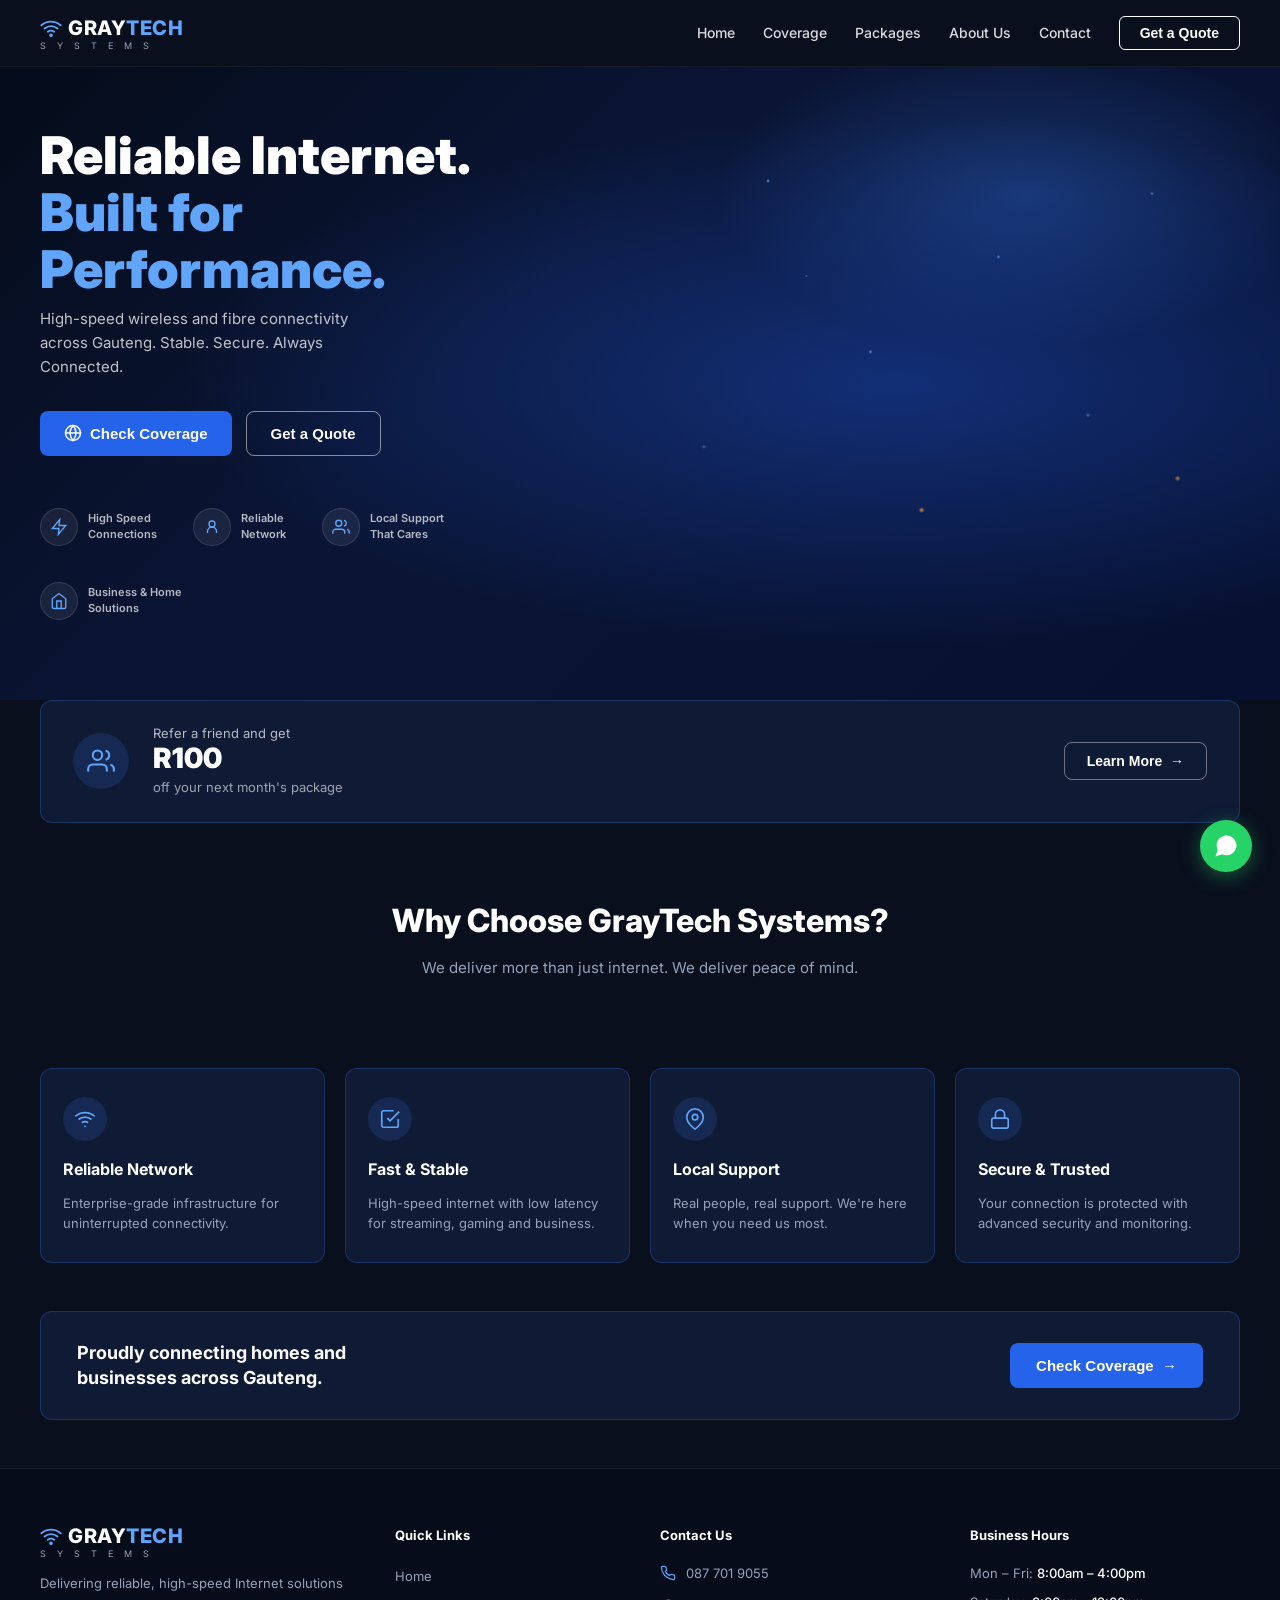
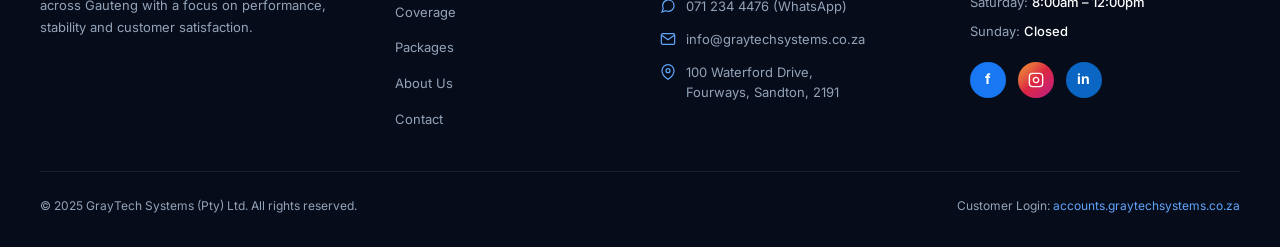
<file: index-1.html>
<!DOCTYPE html>
<html lang="en">
<head>
<meta charset="UTF-8" />
<meta name="viewport" content="width=device-width, initial-scale=1.0" />
<title>GrayTech Systems – Reliable Internet. Built for Performance.</title>
<link href="https://fonts.googleapis.com/css2?family=Inter:wght@400;500;600;700;800;900&display=swap" rel="stylesheet" />
<style>
  *, *::before, *::after { box-sizing: border-box; margin: 0; padding: 0; }

  :root {
    --navy:   #0a0f1e;
    --navy2:  #0d1428;
    --card:   #0f1a35;
    --blue:   #1a4fd6;
    --blue-lt:#2563eb;
    --accent: #3b82f6;
    --cyan:   #60a5fa;
    --white:  #ffffff;
    --gray:   #94a3b8;
    --border: rgba(59,130,246,0.25);
  }

  body {
    font-family: 'Inter', sans-serif;
    background: var(--navy);
    color: var(--white);
    line-height: 1.6;
  }

  a { color: inherit; text-decoration: none; }

  /* ── NAV ── */
  nav {
    display: flex;
    align-items: center;
    justify-content: space-between;
    padding: 16px 40px;
    background: var(--navy);
    position: sticky;
    top: 0;
    z-index: 100;
    border-bottom: 1px solid rgba(255,255,255,0.05);
  }

  .logo { display: flex; flex-direction: column; line-height: 1; }
  .logo-top { display: flex; align-items: center; gap: 6px; }
  .logo-top svg { width: 22px; height: 22px; }
  .logo-brand { font-size: 20px; font-weight: 800; letter-spacing: .5px; }
  .logo-brand span { color: var(--cyan); }
  .logo-sub { font-size: 9px; letter-spacing: 4px; color: var(--gray); margin-top: 2px; }

  .nav-links { display: flex; align-items: center; gap: 28px; font-size: 14px; font-weight: 500; }
  .nav-links a { color: var(--white); opacity: .85; transition: opacity .2s; }
  .nav-links a:hover { opacity: 1; }

  .btn-quote {
    background: transparent;
    border: 1.5px solid var(--white);
    color: var(--white);
    padding: 8px 20px;
    border-radius: 6px;
    font-size: 14px;
    font-weight: 600;
    cursor: pointer;
    transition: background .2s, color .2s;
  }
  .btn-quote:hover { background: var(--white); color: var(--navy); }

  /* ── HERO ── */
  .hero {
    position: relative;
    min-height: 520px;
    display: flex;
    align-items: center;
    overflow: hidden;
    padding: 60px 40px 80px;
  }

  .hero-bg {
    position: absolute; inset: 0;
    background:
      radial-gradient(ellipse 80% 60% at 70% 50%, rgba(30,80,200,0.45) 0%, transparent 70%),
      radial-gradient(ellipse 40% 40% at 80% 20%, rgba(59,130,246,0.3) 0%, transparent 60%),
      linear-gradient(135deg, #050c1a 0%, #0a1535 40%, #061030 100%);
    z-index: 0;
  }

  /* network dot/line decoration */
  .hero-bg::after {
    content: '';
    position: absolute; inset: 0;
    background-image:
      radial-gradient(circle 2px at 60% 18%, rgba(96,165,250,.9) 0%, transparent 100%),
      radial-gradient(circle 2px at 78% 30%, rgba(96,165,250,.8) 0%, transparent 100%),
      radial-gradient(circle 2px at 90% 20%, rgba(96,165,250,.7) 0%, transparent 100%),
      radial-gradient(circle 2px at 68% 45%, rgba(96,165,250,.9) 0%, transparent 100%),
      radial-gradient(circle 2px at 85% 55%, rgba(96,165,250,.7) 0%, transparent 100%),
      radial-gradient(circle 2px at 55% 60%, rgba(96,165,250,.6) 0%, transparent 100%),
      radial-gradient(circle 3px at 72% 70%, rgba(255,170,50,.8) 0%, transparent 100%),
      radial-gradient(circle 3px at 92% 65%, rgba(255,170,50,.7) 0%, transparent 100%),
      radial-gradient(circle 1.5px at 63% 33%, rgba(96,165,250,.5) 0%, transparent 100%);
  }

  .hero-content { position: relative; z-index: 1; max-width: 520px; }
  .hero h1 { font-size: clamp(32px, 5vw, 52px); font-weight: 900; line-height: 1.1; margin-bottom: 8px; }
  .hero h1 .blue { color: var(--cyan); }
  .hero-sub { font-size: 15px; color: rgba(255,255,255,.75); margin-bottom: 32px; max-width: 340px; }

  .hero-btns { display: flex; gap: 14px; flex-wrap: wrap; }

  .btn-primary {
    display: flex; align-items: center; gap: 8px;
    background: var(--blue-lt);
    color: var(--white);
    border: none;
    padding: 13px 24px;
    border-radius: 8px;
    font-size: 15px;
    font-weight: 600;
    cursor: pointer;
    transition: background .2s;
  }
  .btn-primary:hover { background: #1d4ed8; }

  .btn-outline {
    display: flex; align-items: center; gap: 8px;
    background: transparent;
    color: var(--white);
    border: 1.5px solid rgba(255,255,255,.5);
    padding: 13px 24px;
    border-radius: 8px;
    font-size: 15px;
    font-weight: 600;
    cursor: pointer;
    transition: background .2s;
  }
  .btn-outline:hover { background: rgba(255,255,255,.08); }

  /* ── TRUST BADGES ── */
  .trust-bar {
    position: relative; z-index: 1;
    display: flex;
    gap: 36px;
    margin-top: 52px;
    flex-wrap: wrap;
  }

  .trust-item { display: flex; align-items: center; gap: 10px; font-size: 12px; color: rgba(255,255,255,.7); }
  .trust-icon {
    width: 38px; height: 38px;
    background: rgba(255,255,255,.07);
    border: 1px solid rgba(255,255,255,.12);
    border-radius: 50%;
    display: flex; align-items: center; justify-content: center;
    flex-shrink: 0;
  }
  .trust-icon svg { width: 18px; height: 18px; stroke: var(--cyan); fill: none; stroke-width: 1.8; }
  .trust-label { font-weight: 600; font-size: 11px; line-height: 1.4; }

  /* ── REFERRAL BANNER ── */
  .referral {
    background: var(--card);
    border: 1px solid var(--border);
    border-radius: 12px;
    margin: 0 40px;
    padding: 22px 32px;
    display: flex;
    align-items: center;
    gap: 24px;
  }

  .referral-icon {
    width: 56px; height: 56px;
    background: rgba(59,130,246,.15);
    border-radius: 50%;
    display: flex; align-items: center; justify-content: center;
    flex-shrink: 0;
  }
  .referral-icon svg { width: 28px; height: 28px; stroke: var(--cyan); fill: none; stroke-width: 1.8; }
  .referral-text { flex: 1; }
  .referral-text p { font-size: 13px; color: rgba(255,255,255,.7); }
  .referral-text strong { font-size: 28px; font-weight: 900; color: var(--white); display: block; line-height: 1.1; }
  .referral-text span { font-size: 13px; color: rgba(255,255,255,.6); }

  .btn-learn {
    white-space: nowrap;
    background: transparent;
    border: 1.5px solid rgba(255,255,255,.4);
    color: var(--white);
    padding: 10px 22px;
    border-radius: 8px;
    font-size: 14px;
    font-weight: 600;
    cursor: pointer;
    display: flex; align-items: center; gap: 6px;
    transition: background .2s;
    margin-left: auto;
  }
  .btn-learn:hover { background: rgba(255,255,255,.08); }

  /* ── WHY CHOOSE ── */
  .why-section {
    text-align: center;
    padding: 72px 40px 48px;
  }
  .why-section h2 { font-size: 32px; font-weight: 800; margin-bottom: 10px; }
  .why-section p { font-size: 15px; color: var(--gray); }

  .features-grid {
    display: grid;
    grid-template-columns: repeat(4, 1fr);
    gap: 20px;
    padding: 40px 40px 0;
  }

  .feature-card {
    background: var(--card);
    border: 1px solid var(--border);
    border-radius: 12px;
    padding: 28px 22px;
  }
  .feature-card-icon {
    width: 44px; height: 44px;
    background: rgba(59,130,246,.15);
    border-radius: 50%;
    display: flex; align-items: center; justify-content: center;
    margin-bottom: 16px;
  }
  .feature-card-icon svg { width: 22px; height: 22px; stroke: var(--cyan); fill: none; stroke-width: 1.8; }
  .feature-card h3 { font-size: 16px; font-weight: 700; margin-bottom: 10px; }
  .feature-card p { font-size: 13px; color: var(--gray); line-height: 1.6; }

  /* ── COVERAGE BANNER ── */
  .coverage-banner {
    margin: 48px 40px;
    background: var(--card);
    border: 1px solid var(--border);
    border-radius: 12px;
    padding: 28px 36px;
    display: flex;
    align-items: center;
    justify-content: space-between;
    gap: 24px;
  }
  .coverage-banner p { font-size: 18px; font-weight: 700; max-width: 340px; line-height: 1.4; }

  .btn-coverage {
    display: flex; align-items: center; gap: 8px;
    background: var(--blue-lt);
    color: var(--white);
    border: none;
    padding: 14px 26px;
    border-radius: 8px;
    font-size: 15px;
    font-weight: 600;
    cursor: pointer;
    white-space: nowrap;
    transition: background .2s;
  }
  .btn-coverage:hover { background: #1d4ed8; }

  /* ── FOOTER ── */
  footer {
    background: #060c1a;
    border-top: 1px solid rgba(255,255,255,.07);
    padding: 56px 40px 32px;
  }

  .footer-grid {
    display: grid;
    grid-template-columns: 1.4fr 1fr 1.2fr 1.2fr;
    gap: 40px;
    padding-bottom: 40px;
    border-bottom: 1px solid rgba(255,255,255,.07);
  }

  .footer-brand p { font-size: 13px; color: var(--gray); margin-top: 14px; line-height: 1.7; }

  .footer-col h4 { font-size: 13px; font-weight: 700; margin-bottom: 18px; color: var(--white); }
  .footer-col ul { list-style: none; display: flex; flex-direction: column; gap: 10px; }
  .footer-col ul li a { font-size: 13px; color: var(--gray); transition: color .2s; }
  .footer-col ul li a:hover { color: var(--white); }

  .contact-item { display: flex; align-items: flex-start; gap: 10px; margin-bottom: 12px; font-size: 13px; color: var(--gray); }
  .contact-item svg { width: 16px; height: 16px; stroke: var(--cyan); fill: none; stroke-width: 1.8; flex-shrink: 0; margin-top: 2px; }

  .hours-row { font-size: 13px; color: var(--gray); margin-bottom: 8px; }
  .hours-row span { color: var(--white); font-weight: 500; }

  .social-links { display: flex; gap: 12px; margin-top: 20px; }
  .social-btn {
    width: 36px; height: 36px;
    border-radius: 50%;
    display: flex; align-items: center; justify-content: center;
    font-size: 14px;
    font-weight: 700;
    cursor: pointer;
    transition: opacity .2s;
  }
  .social-btn:hover { opacity: .85; }
  .fb { background: #1877f2; }
  .ig { background: linear-gradient(135deg,#f09433,#e6683c,#dc2743,#cc2366,#bc1888); }
  .li { background: #0a66c2; }

  .footer-bottom {
    display: flex;
    justify-content: space-between;
    align-items: center;
    padding-top: 24px;
    font-size: 12px;
    color: var(--gray);
    flex-wrap: wrap;
    gap: 12px;
  }

  /* WhatsApp FAB */
  .whatsapp-fab {
    position: fixed;
    bottom: 28px; right: 28px;
    width: 52px; height: 52px;
    background: #25d366;
    border-radius: 50%;
    display: flex; align-items: center; justify-content: center;
    cursor: pointer;
    box-shadow: 0 4px 20px rgba(37,211,102,.4);
    z-index: 200;
    transition: transform .2s;
  }
  .whatsapp-fab:hover { transform: scale(1.08); }
  .whatsapp-fab svg { width: 28px; height: 28px; fill: white; }

  @media (max-width: 900px) {
    nav { padding: 14px 20px; }
    .nav-links { gap: 16px; font-size: 13px; }
    .hero { padding: 48px 20px 60px; }
    .referral { margin: 0 20px; flex-wrap: wrap; }
    .features-grid { grid-template-columns: repeat(2,1fr); padding: 32px 20px 0; }
    .coverage-banner { margin: 40px 20px; flex-direction: column; align-items: flex-start; }
    .footer-grid { grid-template-columns: 1fr 1fr; gap: 32px; }
    footer { padding: 40px 20px 24px; }
    .why-section { padding: 56px 20px 36px; }
  }

  @media (max-width: 560px) {
    .features-grid { grid-template-columns: 1fr; }
    .footer-grid { grid-template-columns: 1fr; }
    .nav-links { display: none; }
    .hero h1 { font-size: 28px; }
    .trust-bar { gap: 20px; }
  }
</style>
</head>
<body>

<!-- NAV -->
<nav>
  <div class="logo">
    <div class="logo-top">
      <svg viewBox="0 0 24 24" fill="none" stroke="#60a5fa" stroke-width="2" stroke-linecap="round" stroke-linejoin="round">
        <path d="M5 12.55a11 11 0 0 1 14.08 0"/>
        <path d="M1.42 9a16 16 0 0 1 21.16 0"/>
        <path d="M8.53 16.11a6 6 0 0 1 6.95 0"/>
        <circle cx="12" cy="20" r="1" fill="#60a5fa"/>
      </svg>
      <span class="logo-brand">GRAY<span>TECH</span></span>
    </div>
    <div class="logo-sub">S Y S T E M S</div>
  </div>

  <div class="nav-links">
    <a href="#">Home</a>
    <a href="#">Coverage</a>
    <a href="#">Packages</a>
    <a href="#">About Us</a>
    <a href="#">Contact</a>
    <button class="btn-quote">Get a Quote</button>
  </div>
</nav>

<!-- HERO -->
<section class="hero">
  <div class="hero-bg"></div>
  <div class="hero-content">
    <h1>Reliable Internet.<br><span class="blue">Built for Performance.</span></h1>
    <p class="hero-sub">High-speed wireless and fibre connectivity across Gauteng. Stable. Secure. Always Connected.</p>
    <div class="hero-btns">
      <button class="btn-primary">
        <svg width="18" height="18" viewBox="0 0 24 24" fill="none" stroke="currentColor" stroke-width="2" stroke-linecap="round" stroke-linejoin="round"><circle cx="12" cy="12" r="10"/><path d="M2 12h20M12 2a15.3 15.3 0 0 1 4 10 15.3 15.3 0 0 1-4 10 15.3 15.3 0 0 1-4-10 15.3 15.3 0 0 1 4-10z"/></svg>
        Check Coverage
      </button>
      <button class="btn-outline">Get a Quote</button>
    </div>

    <div class="trust-bar">
      <div class="trust-item">
        <div class="trust-icon">
          <svg viewBox="0 0 24 24"><path d="M13 2L3 14h9l-1 8 10-12h-9l1-8z"/></svg>
        </div>
        <span class="trust-label">High Speed<br>Connections</span>
      </div>
      <div class="trust-item">
        <div class="trust-icon">
          <svg viewBox="0 0 24 24"><circle cx="12" cy="8" r="4"/><path d="M6 20v-2a6 6 0 0 1 12 0v2"/></svg>
        </div>
        <span class="trust-label">Reliable<br>Network</span>
      </div>
      <div class="trust-item">
        <div class="trust-icon">
          <svg viewBox="0 0 24 24"><path d="M17 21v-2a4 4 0 0 0-4-4H5a4 4 0 0 0-4 4v2"/><circle cx="9" cy="7" r="4"/><path d="M23 21v-2a4 4 0 0 0-3-3.87M16 3.13a4 4 0 0 1 0 7.75"/></svg>
        </div>
        <span class="trust-label">Local Support<br>That Cares</span>
      </div>
      <div class="trust-item">
        <div class="trust-icon">
          <svg viewBox="0 0 24 24"><path d="M3 9l9-7 9 7v11a2 2 0 0 1-2 2H5a2 2 0 0 1-2-2z"/><polyline points="9 22 9 12 15 12 15 22"/></svg>
        </div>
        <span class="trust-label">Business &amp; Home<br>Solutions</span>
      </div>
    </div>
  </div>
</section>

<!-- REFERRAL BANNER -->
<div class="referral">
  <div class="referral-icon">
    <svg viewBox="0 0 24 24"><path d="M17 21v-2a4 4 0 0 0-4-4H5a4 4 0 0 0-4 4v2"/><circle cx="9" cy="7" r="4"/><path d="M23 21v-2a4 4 0 0 0-3-3.87M16 3.13a4 4 0 0 1 0 7.75"/></svg>
  </div>
  <div class="referral-text">
    <p>Refer a friend and get</p>
    <strong>R100</strong>
    <span>off your next month's package</span>
  </div>
  <button class="btn-learn">Learn More &nbsp;→</button>
</div>

<!-- WHY CHOOSE -->
<section class="why-section">
  <h2>Why Choose GrayTech Systems?</h2>
  <p>We deliver more than just internet. We deliver peace of mind.</p>
</section>

<div class="features-grid">
  <div class="feature-card">
    <div class="feature-card-icon">
      <svg viewBox="0 0 24 24"><path d="M5 12.55a11 11 0 0 1 14.08 0"/><path d="M1.42 9a16 16 0 0 1 21.16 0"/><path d="M8.53 16.11a6 6 0 0 1 6.95 0"/><circle cx="12" cy="20" r="1" fill="#60a5fa" stroke="none"/></svg>
    </div>
    <h3>Reliable Network</h3>
    <p>Enterprise-grade infrastructure for uninterrupted connectivity.</p>
  </div>
  <div class="feature-card">
    <div class="feature-card-icon">
      <svg viewBox="0 0 24 24"><polyline points="9 11 12 14 22 4"/><path d="M21 12v7a2 2 0 0 1-2 2H5a2 2 0 0 1-2-2V5a2 2 0 0 1 2-2h11"/></svg>
    </div>
    <h3>Fast &amp; Stable</h3>
    <p>High-speed internet with low latency for streaming, gaming and business.</p>
  </div>
  <div class="feature-card">
    <div class="feature-card-icon">
      <svg viewBox="0 0 24 24"><path d="M21 10c0 7-9 13-9 13s-9-6-9-13a9 9 0 0 1 18 0z"/><circle cx="12" cy="10" r="3"/></svg>
    </div>
    <h3>Local Support</h3>
    <p>Real people, real support. We're here when you need us most.</p>
  </div>
  <div class="feature-card">
    <div class="feature-card-icon">
      <svg viewBox="0 0 24 24"><rect x="3" y="11" width="18" height="11" rx="2" ry="2"/><path d="M7 11V7a5 5 0 0 1 10 0v4"/></svg>
    </div>
    <h3>Secure &amp; Trusted</h3>
    <p>Your connection is protected with advanced security and monitoring.</p>
  </div>
</div>

<!-- COVERAGE CTA BANNER -->
<div class="coverage-banner">
  <p>Proudly connecting homes and businesses across Gauteng.</p>
  <button class="btn-coverage">
    Check Coverage &nbsp;→
  </button>
</div>

<!-- FOOTER -->
<footer>
  <div class="footer-grid">
    <div class="footer-brand">
      <div class="logo">
        <div class="logo-top">
          <svg width="20" height="20" viewBox="0 0 24 24" fill="none" stroke="#60a5fa" stroke-width="2" stroke-linecap="round" stroke-linejoin="round">
            <path d="M5 12.55a11 11 0 0 1 14.08 0"/>
            <path d="M1.42 9a16 16 0 0 1 21.16 0"/>
            <path d="M8.53 16.11a6 6 0 0 1 6.95 0"/>
            <circle cx="12" cy="20" r="1" fill="#60a5fa"/>
          </svg>
          <span class="logo-brand">GRAY<span>TECH</span></span>
        </div>
        <div class="logo-sub">S Y S T E M S</div>
      </div>
      <p>Delivering reliable, high-speed Internet solutions across Gauteng with a focus on performance, stability and customer satisfaction.</p>
    </div>

    <div class="footer-col">
      <h4>Quick Links</h4>
      <ul>
        <li><a href="#">Home</a></li>
        <li><a href="#">Coverage</a></li>
        <li><a href="#">Packages</a></li>
        <li><a href="#">About Us</a></li>
        <li><a href="#">Contact</a></li>
      </ul>
    </div>

    <div class="footer-col">
      <h4>Contact Us</h4>
      <div class="contact-item">
        <svg viewBox="0 0 24 24"><path d="M22 16.92v3a2 2 0 0 1-2.18 2 19.79 19.79 0 0 1-8.63-3.07 19.5 19.5 0 0 1-6-6A19.79 19.79 0 0 1 2.12 4.18 2 2 0 0 1 4.11 2h3a2 2 0 0 1 2 1.72 12.84 12.84 0 0 0 .7 2.81 2 2 0 0 1-.45 2.11L8.09 9.91a16 16 0 0 0 6 6l1.27-1.27a2 2 0 0 1 2.11-.45 12.84 12.84 0 0 0 2.81.7A2 2 0 0 1 22 16.92z"/></svg>
        087 701 9055
      </div>
      <div class="contact-item">
        <svg viewBox="0 0 24 24"><path d="M21 11.5a8.38 8.38 0 0 1-.9 3.8 8.5 8.5 0 0 1-7.6 4.7 8.38 8.38 0 0 1-3.8-.9L3 21l1.9-5.7a8.38 8.38 0 0 1-.9-3.8 8.5 8.5 0 0 1 4.7-7.6 8.38 8.38 0 0 1 3.8-.9h.5a8.48 8.48 0 0 1 8 8v.5z"/></svg>
        071 234 4476 (WhatsApp)
      </div>
      <div class="contact-item">
        <svg viewBox="0 0 24 24"><path d="M4 4h16c1.1 0 2 .9 2 2v12c0 1.1-.9 2-2 2H4c-1.1 0-2-.9-2-2V6c0-1.1.9-2 2-2z"/><polyline points="22,6 12,13 2,6"/></svg>
        info@graytechsystems.co.za
      </div>
      <div class="contact-item">
        <svg viewBox="0 0 24 24"><path d="M21 10c0 7-9 13-9 13s-9-6-9-13a9 9 0 0 1 18 0z"/><circle cx="12" cy="10" r="3"/></svg>
        100 Waterford Drive,<br>Fourways, Sandton, 2191
      </div>
    </div>

    <div class="footer-col">
      <h4>Business Hours</h4>
      <p class="hours-row">Mon – Fri: <span>8:00am – 4:00pm</span></p>
      <p class="hours-row">Saturday: <span>8:00am – 12:00pm</span></p>
      <p class="hours-row">Sunday: <span>Closed</span></p>
      <div class="social-links">
        <div class="social-btn fb">f</div>
        <div class="social-btn ig">
          <svg width="16" height="16" viewBox="0 0 24 24" fill="white"><rect x="2" y="2" width="20" height="20" rx="5" ry="5" fill="none" stroke="white" stroke-width="2"/><path d="M16 11.37A4 4 0 1 1 12.63 8 4 4 0 0 1 16 11.37z" fill="none" stroke="white" stroke-width="2"/><line x1="17.5" y1="6.5" x2="17.51" y2="6.5" stroke="white" stroke-width="2"/></svg>
        </div>
        <div class="social-btn li">in</div>
      </div>
    </div>
  </div>

  <div class="footer-bottom">
    <span>© 2025 GrayTech Systems (Pty) Ltd. All rights reserved.</span>
    <span>Customer Login: <a href="https://accounts.graytechsystems.co.za" style="color:var(--cyan)">accounts.graytechsystems.co.za</a></span>
  </div>
</footer>

<!-- WhatsApp FAB -->
<div class="whatsapp-fab">
  <svg viewBox="0 0 24 24"><path d="M21 11.5a8.38 8.38 0 0 1-.9 3.8 8.5 8.5 0 0 1-7.6 4.7 8.38 8.38 0 0 1-3.8-.9L3 21l1.9-5.7a8.38 8.38 0 0 1-.9-3.8 8.5 8.5 0 0 1 4.7-7.6 8.38 8.38 0 0 1 3.8-.9h.5a8.48 8.48 0 0 1 8 8v.5z"/></svg>
</div>

</body>
</html>
</file>
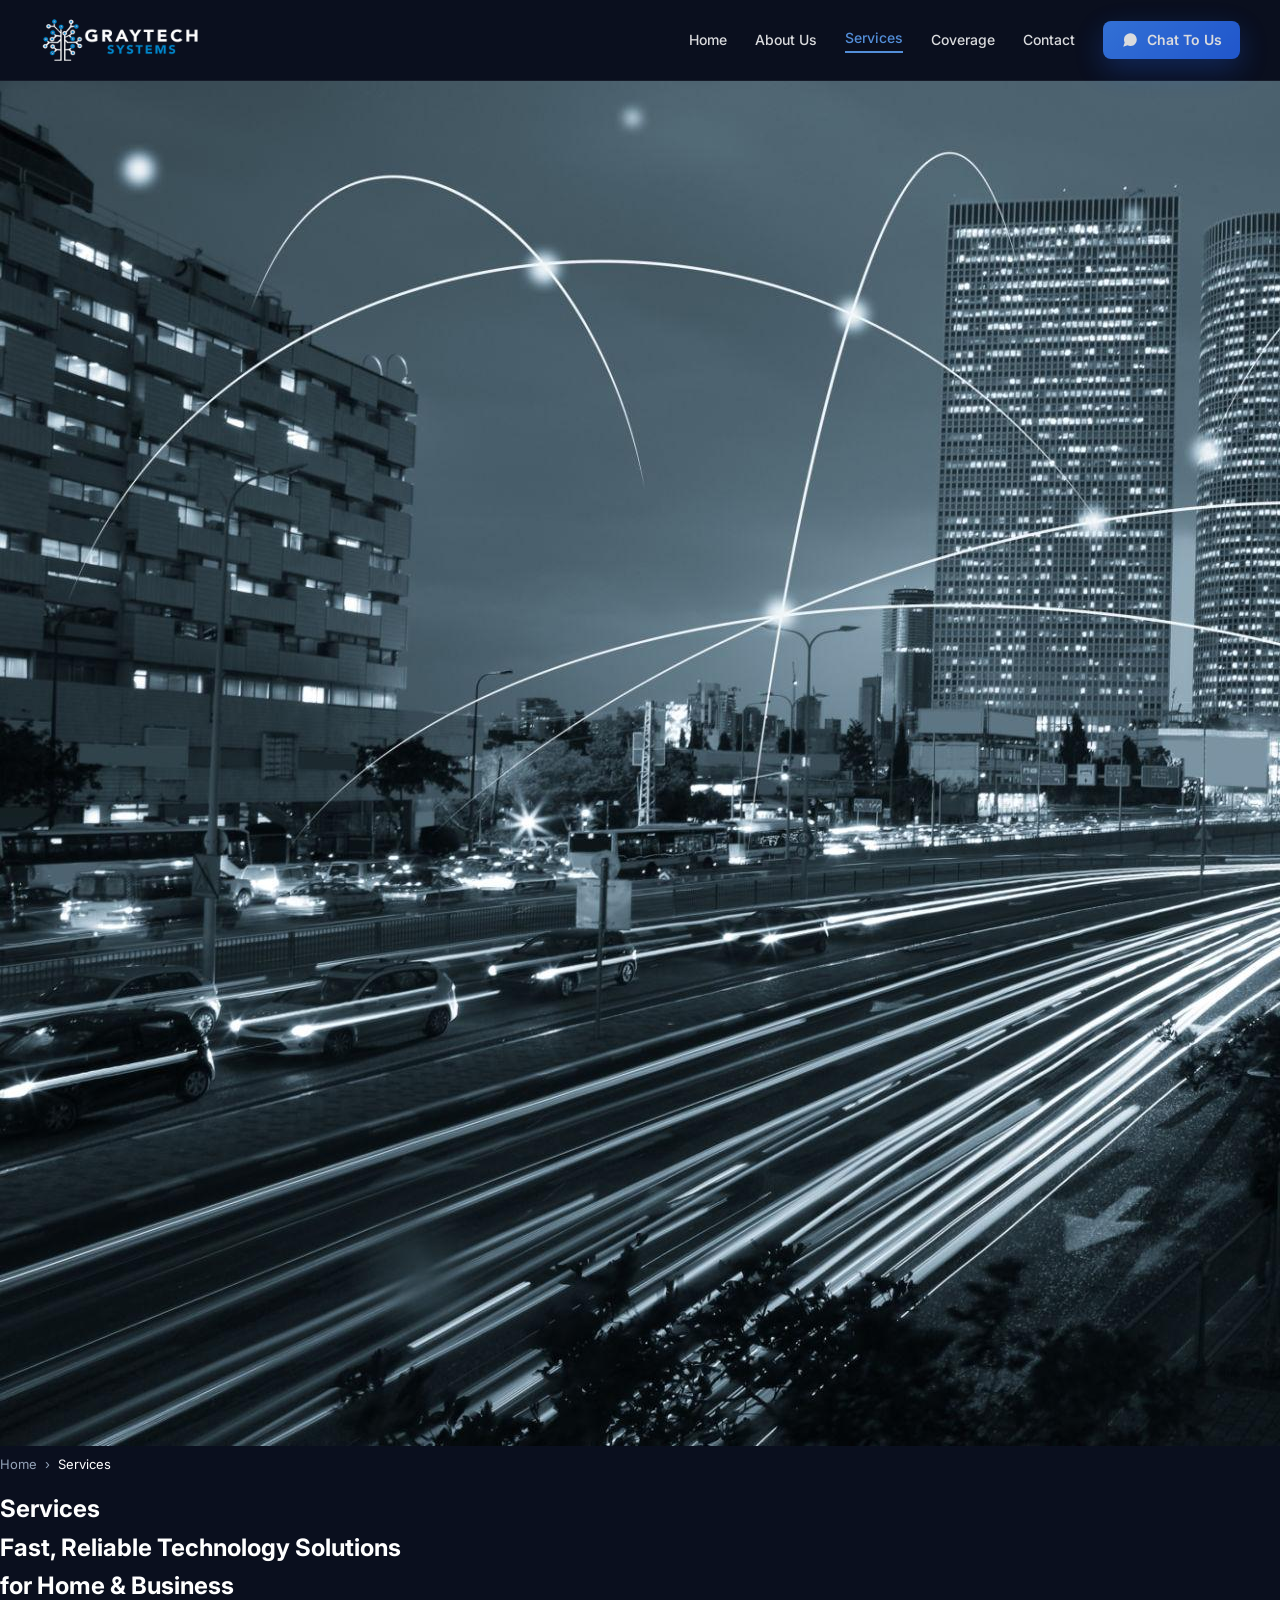
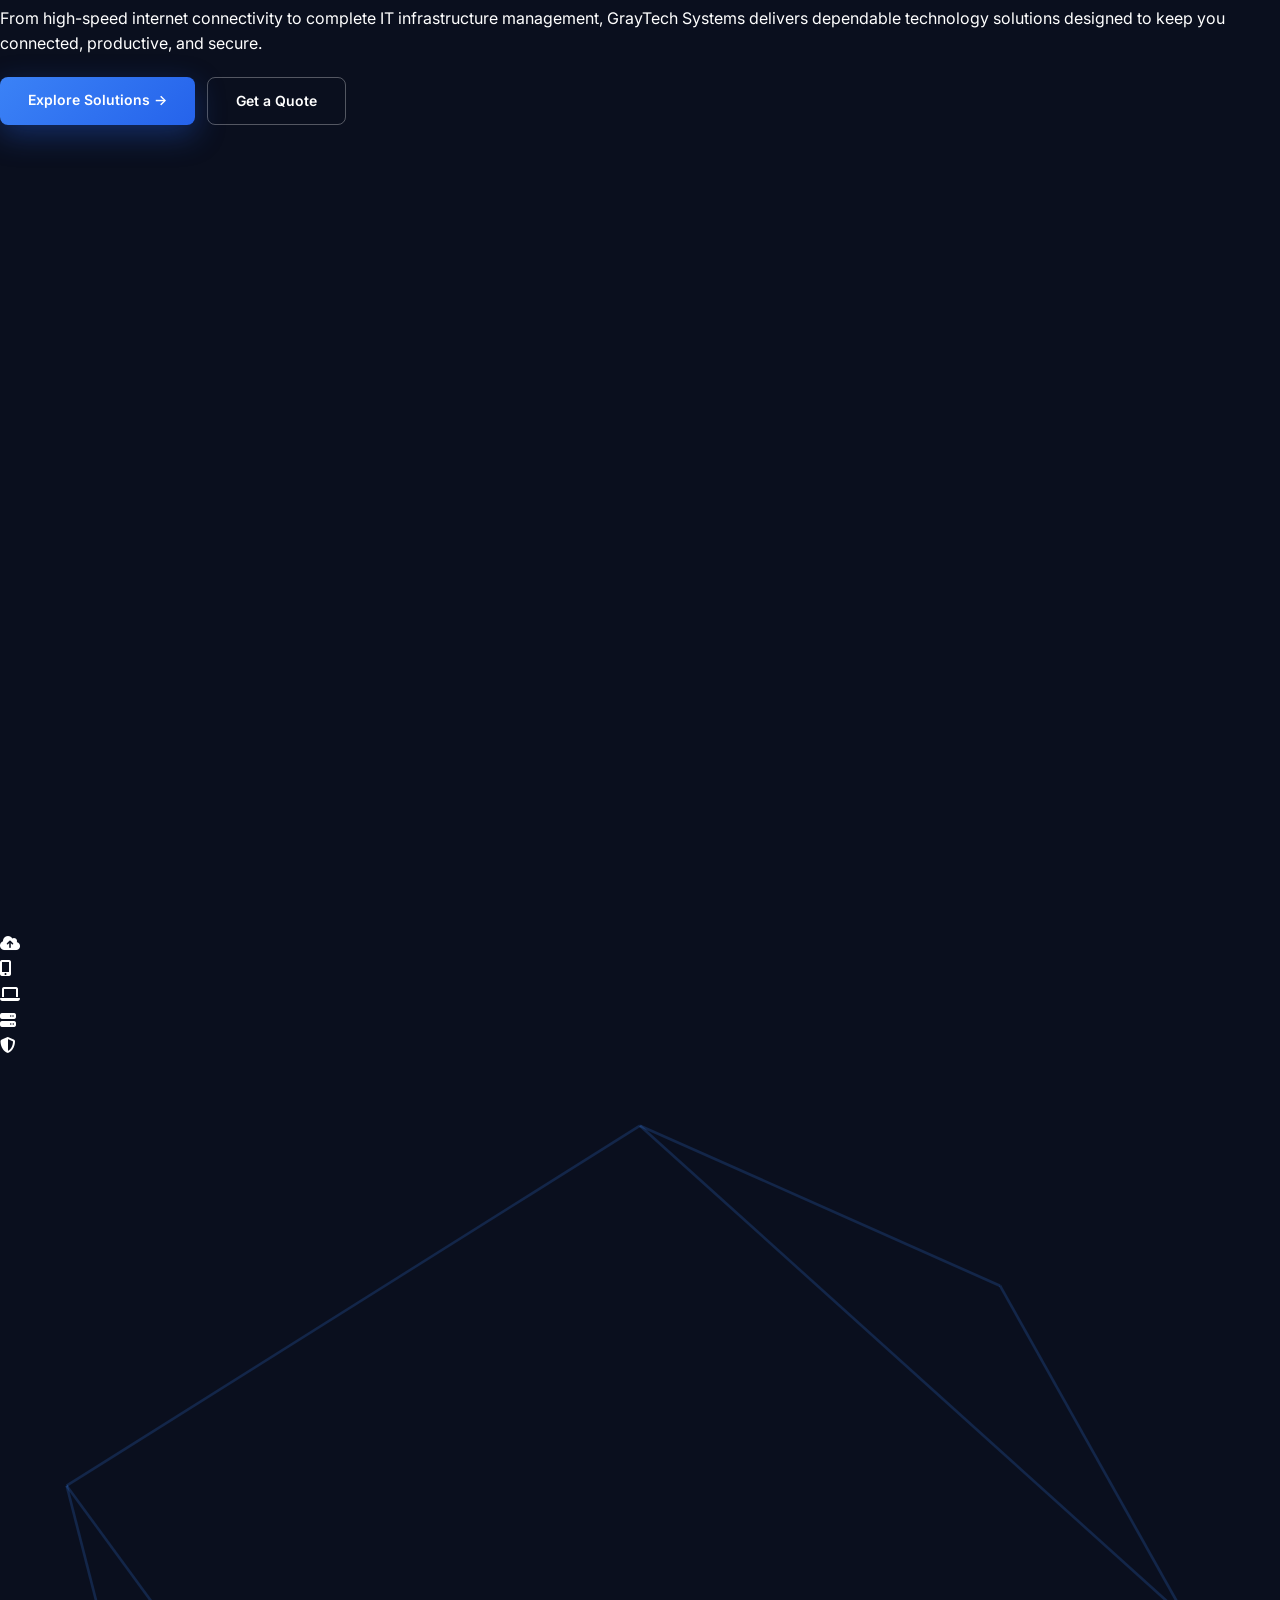
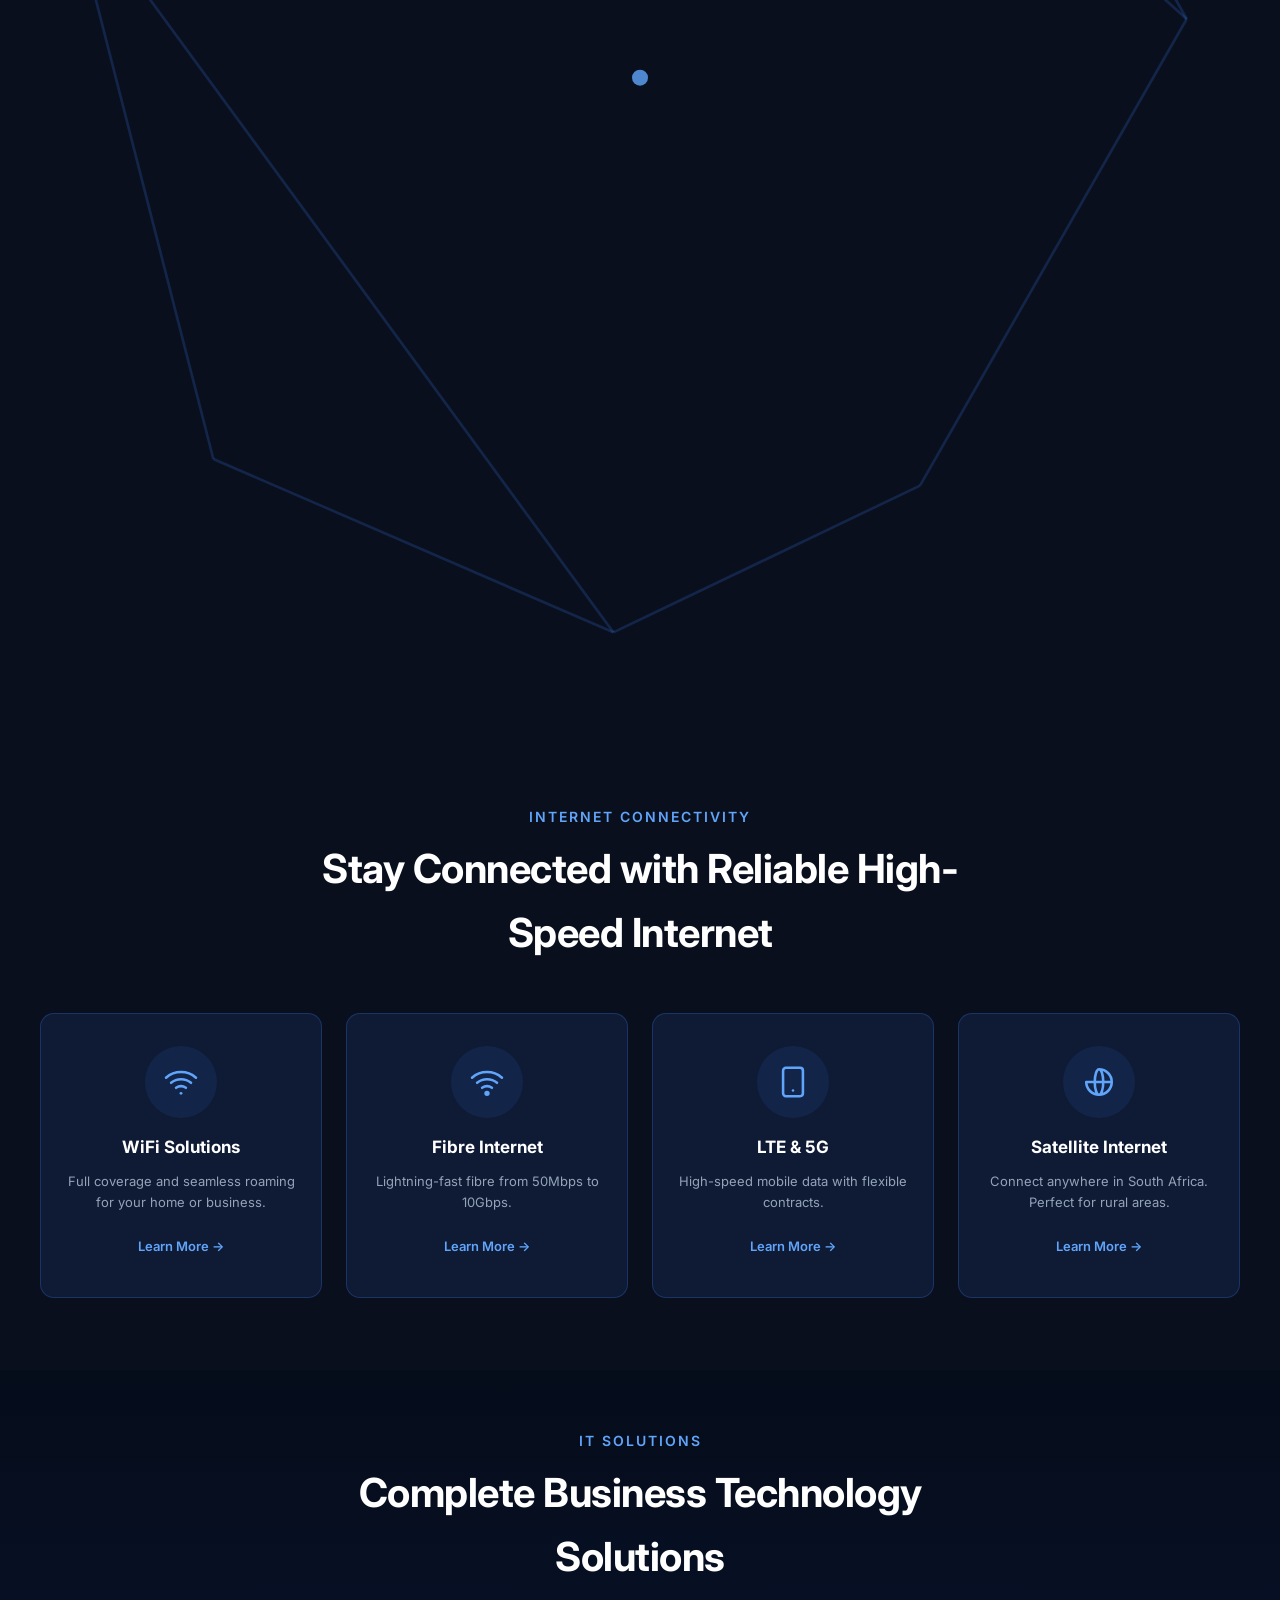
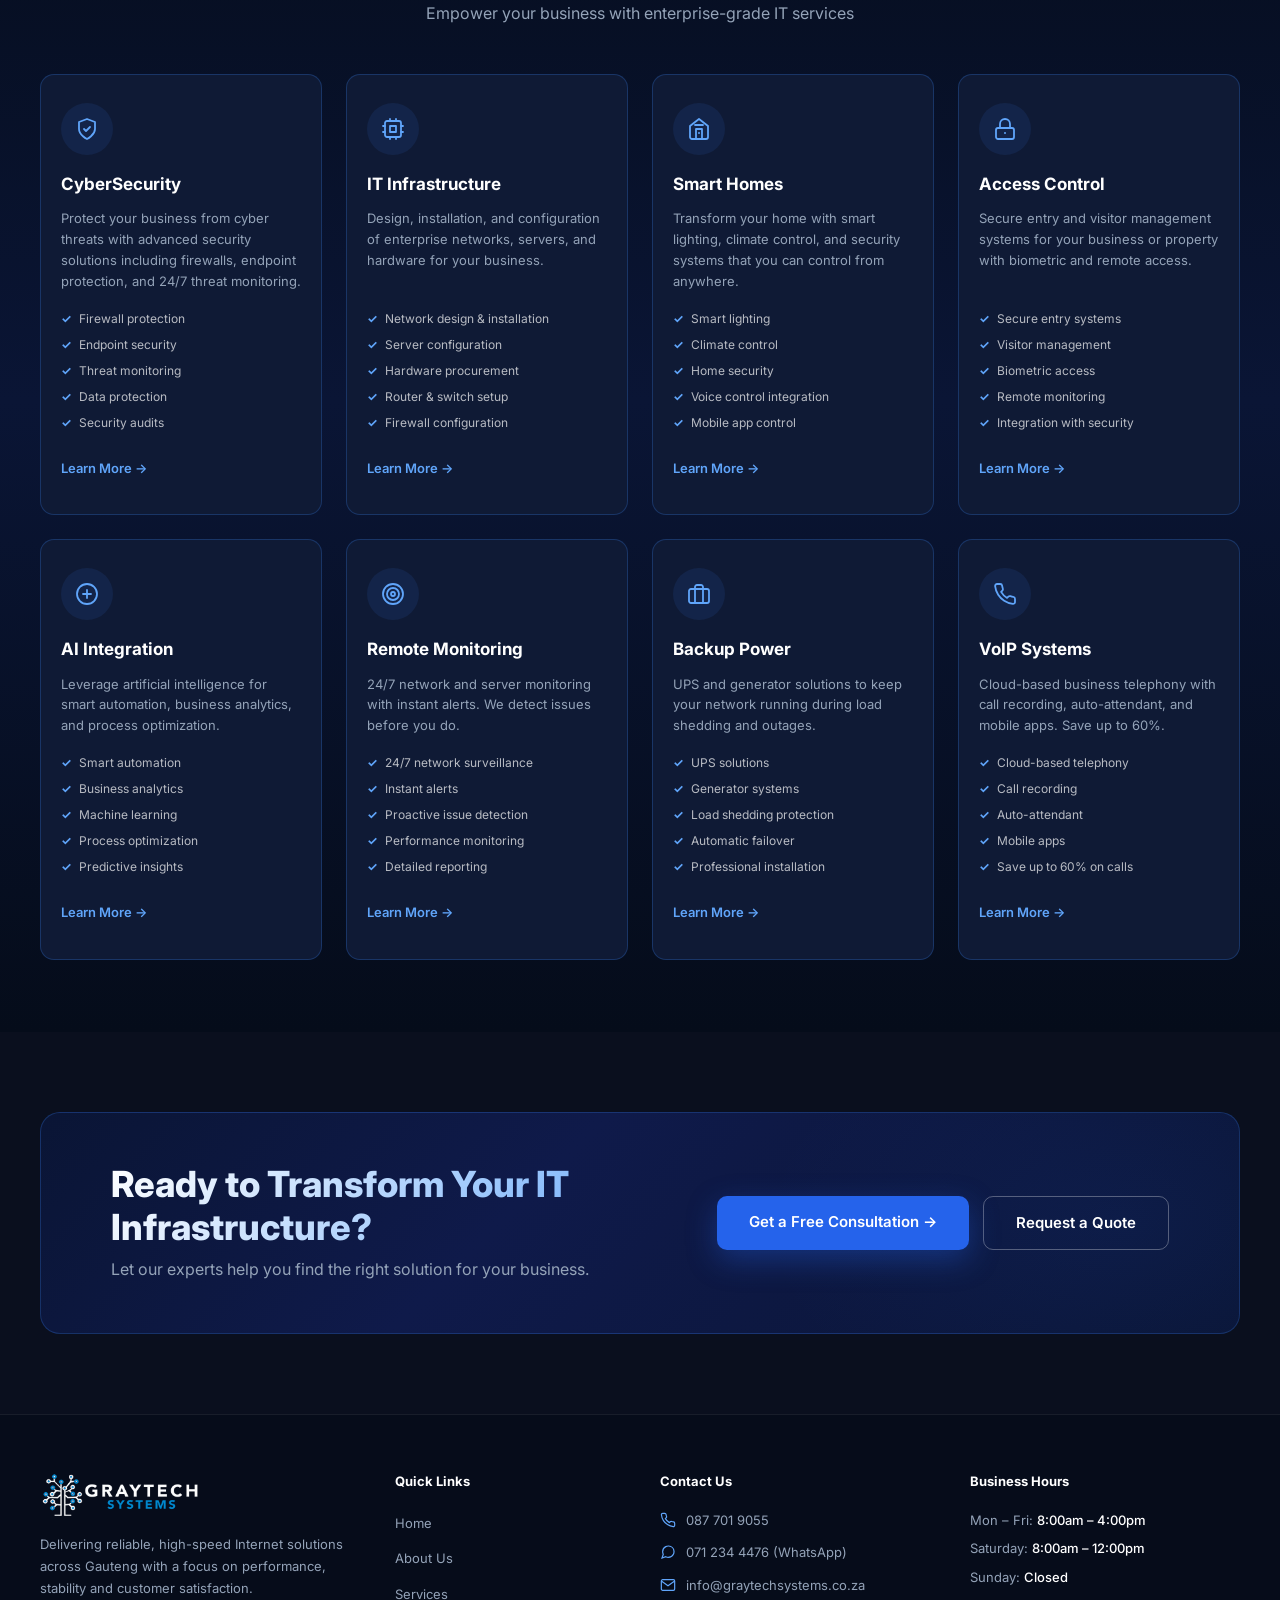
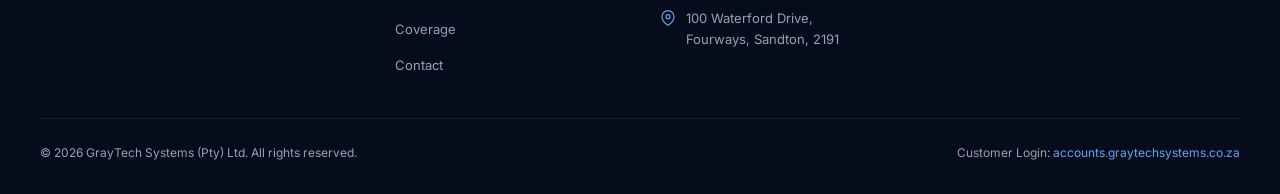
<file: services-1.html>
<!DOCTYPE html>
<html lang="en">
<head>
  <meta charset="UTF-8" />
  <meta name="viewport" content="width=device-width, initial-scale=1.0" />
  
  <!-- ============================================
       PRIMARY META TAGS - SEO
       ============================================ -->
  <title>IT Services South Africa – Fibre, Cybersecurity, Infrastructure & More | GrayTech Systems</title>
  <meta name="description" content="GrayTech Systems offers enterprise IT services in South Africa: fibre internet, cybersecurity, IT infrastructure, smart homes, access control, AI integration, VoIP, and backup power. Get a free quote today." />
  <meta name="keywords" content="IT services South Africa, fibre internet, cybersecurity company, IT infrastructure, smart home automation, access control systems, AI integration, VoIP systems, backup power solutions, managed IT services" />
  <link rel="canonical" href="https://graytechsystems.co.za/services.html" />
  <meta name="robots" content="index, follow" />
  
  <!-- ============================================
       OPEN GRAPH / SOCIAL SHARING
       ============================================ -->
  <meta property="og:type" content="website" />
  <meta property="og:url" content="https://graytechsystems.co.za/services.html" />
  <meta property="og:title" content="IT Services South Africa – Fibre, Cybersecurity, Infrastructure & More | GrayTech Systems" />
  <meta property="og:description" content="GrayTech Systems offers enterprise IT services in South Africa: fibre internet, cybersecurity, IT infrastructure, smart homes, access control, AI integration, VoIP, and backup power." />
  <meta property="og:image" content="https://graytechsystems.co.za/img/Logo-800×240.png" />
  <meta property="og:image:width" content="800" />
  <meta property="og:image:height" content="240" />
  
  <!-- ============================================
       TWITTER CARD
       ============================================ -->
  <meta name="twitter:card" content="summary_large_image" />
  <meta name="twitter:title" content="IT Services South Africa – Fibre, Cybersecurity, Infrastructure & More | GrayTech Systems" />
  <meta name="twitter:description" content="GrayTech Systems offers enterprise IT services in South Africa: fibre internet, cybersecurity, IT infrastructure, smart homes, access control, AI integration, VoIP, and backup power." />
  <meta name="twitter:image" content="https://graytechsystems.co.za/img/Logo-800×240.png" />
  
  <!-- ============================================
       SCHEMA.ORG / STRUCTURED DATA
       ============================================ -->
  <script type="application/ld+json">
  {
    "@context": "https://schema.org",
    "@type": "Service",
    "name": "GrayTech Systems IT Services",
    "description": "Enterprise IT services in South Africa including fibre internet, cybersecurity, IT infrastructure, smart homes, access control, AI integration, VoIP systems, and backup power solutions.",
    "provider": {
      "@type": "Organization",
      "name": "GrayTech Systems",
      "url": "https://graytechsystems.co.za"
    },
    "areaServed": {
      "@type": "Place",
      "name": "Gauteng, South Africa"
    }
  }
  </script>
  
  <!-- ============================================
       BREADCRUMB STRUCTURED DATA
       ============================================ -->
  <script type="application/ld+json">
  {
    "@context": "https://schema.org",
    "@type": "BreadcrumbList",
    "itemListElement": [
      {
        "@type": "ListItem",
        "position": 1,
        "name": "Home",
        "item": "https://graytechsystems.co.za/"
      },
      {
        "@type": "ListItem",
        "position": 2,
        "name": "Services",
        "item": "https://graytechsystems.co.za/services.html"
      }
    ]
  }
  </script>
  
  <!-- ============================================
       ITEM LIST FOR SERVICES (SEO)
       ============================================ -->
  <script type="application/ld+json">
  {
    "@context": "https://schema.org",
    "@type": "ItemList",
    "itemListElement": [
      {
        "@type": "ListItem",
        "position": 1,
        "name": "WiFi Solutions",
        "description": "Full coverage and seamless roaming for your home or business."
      },
      {
        "@type": "ListItem",
        "position": 2,
        "name": "Fibre Internet",
        "description": "Lightning-fast fibre from 50Mbps to 10Gbps."
      },
      {
        "@type": "ListItem",
        "position": 3,
        "name": "LTE & 5G",
        "description": "High-speed mobile data with flexible contracts."
      },
      {
        "@type": "ListItem",
        "position": 4,
        "name": "Satellite Internet",
        "description": "Connect anywhere in South Africa. Perfect for rural areas."
      },
      {
        "@type": "ListItem",
        "position": 5,
        "name": "CyberSecurity",
        "description": "Protect your business from cyber threats with advanced security solutions."
      },
      {
        "@type": "ListItem",
        "position": 6,
        "name": "IT Infrastructure",
        "description": "Design, installation, and configuration of enterprise networks."
      },
      {
        "@type": "ListItem",
        "position": 7,
        "name": "Smart Homes",
        "description": "Transform your home with smart lighting, climate control, and security."
      },
      {
        "@type": "ListItem",
        "position": 8,
        "name": "Access Control",
        "description": "Secure entry and visitor management systems."
      },
      {
        "@type": "ListItem",
        "position": 9,
        "name": "AI Integration",
        "description": "Leverage artificial intelligence for smart automation and analytics."
      },
      {
        "@type": "ListItem",
        "position": 10,
        "name": "Remote Monitoring",
        "description": "24/7 network and server monitoring with instant alerts."
      },
      {
        "@type": "ListItem",
        "position": 11,
        "name": "Backup Power",
        "description": "UPS and generator solutions to keep your network running."
      },
      {
        "@type": "ListItem",
        "position": 12,
        "name": "VoIP Systems",
        "description": "Cloud-based business telephony with call recording and mobile apps."
      }
    ]
  }
  </script>
  
  <!-- ============================================
       FAVICON
       ============================================ -->
  <link rel="icon" type="image/x-icon" href="img/favicon/favicon.ico" />
  <link rel="icon" type="image/png" sizes="16x16" href="img/favicon/favicon-16x16.png" />
  <link rel="icon" type="image/png" sizes="32x32" href="img/favicon/favicon-32x32.png" />
  <link rel="apple-touch-icon" sizes="180x180" href="img/favicon/favicon-512x512.png" />
  <link rel="manifest" href="manifest.json" />
  <meta name="theme-color" content="#0a0f1e" />
  
  <!-- Font Awesome for Icons -->
  <link rel="stylesheet" href="https://cdnjs.cloudflare.com/ajax/libs/font-awesome/6.5.0/css/all.min.css" />
  
  <!-- Google Fonts -->
  <link href="https://fonts.googleapis.com/css2?family=Inter:wght@400;500;600;700;800;900&display=swap" rel="stylesheet" />
  
  <!-- Shared CSS -->
  <link rel="stylesheet" href="css/style.css" />
  
  <!-- Page-specific CSS -->
  <link rel="stylesheet" href="css/services.css" />
</head>
<body>

  <!-- ===== NAVIGATION - MATCHES HOME, ABOUT, SERVICES ===== -->
  <nav>
    <div class="logo">
      <div class="logo-top">
        <a href="index.html" class="logo-link">
          <img 
            src="img/Logo-400×120.png" 
            alt="GrayTech Systems - IT Solutions Provider" 
            class="logo-image"
            width="180"
            height="54"
          />
        </a>
      </div>
    </div>

    <button class="hamburger" aria-label="Toggle navigation menu">
      <span class="hamburger-line"></span>
      <span class="hamburger-line"></span>
      <span class="hamburger-line"></span>
    </button>

    <div class="nav-links">
      <!-- Logo inside mobile menu -->
      <div class="mobile-logo">
        <img 
          src="img/Logo-400×120.png" 
          alt="GrayTech Systems" 
          class="mobile-logo-image"
          width="140"
          height="42"
        />
      </div>
      <a href="index.html">Home</a>
      <a href="about.html">About Us</a>
      <a href="services.html" class="active">Services</a>
      <a href="coverage.html">Coverage</a>
      <a href="contact.html">Contact</a>
      <a href="https://wa.me/27712344476" target="_blank" class="btn-whatsapp-nav" rel="noopener noreferrer" aria-label="Chat on WhatsApp">
        <svg viewBox="0 0 24 24" fill="white" width="18" height="18">
          <path d="M21 11.5a8.38 8.38 0 0 1-.9 3.8 8.5 8.5 0 0 1-7.6 4.7 8.38 8.38 0 0 1-3.8-.9L3 21l1.9-5.7a8.38 8.38 0 0 1-.9-3.8 8.5 8.5 0 0 1 4.7-7.6 8.38 8.38 0 0 1 3.8-.9h.5a8.48 8.48 0 0 1 8 8v.5z"/>
        </svg>
        Chat To Us
      </a>
    </div>
  </nav>

  <!-- ===== PREMIUM SCI-FI TECH HERO ===== -->
  <section class="hero-section">
    <!-- Sky Glow Layers -->
    <div class="sky-glow-top"></div>
    <div class="sky-glow-center"></div>
    <div class="sky-glow-bottom"></div>

    <!-- Hero Background Image -->
    <div class="hero-bg-image">
      <img 
        src="img/banner.jfif" 
        alt="GrayTech Systems - IT Services" 
        loading="lazy"
      />
    </div>

    <!-- Animated Particles -->
    <div class="particle-field" id="particleField">
      <div class="particle"></div>
      <div class="particle"></div>
      <div class="particle"></div>
      <div class="particle"></div>
      <div class="particle"></div>
      <div class="particle"></div>
      <div class="particle"></div>
      <div class="particle"></div>
      <div class="particle"></div>
      <div class="particle"></div>
    </div>

    <!-- Container -->
    <div class="container hero-layout-grid">
      <!-- Text Block -->
      <div class="hero-text-block">
        <div class="breadcrumb-trail">
          <a href="index.html">Home</a>
          <span>&rsaquo;</span>
          <span class="current">Services</span>
        </div>
        <h1 class="hero-title">Services</h1>
        <h2 class="hero-subtitle">Fast, Reliable Technology Solutions<br>for Home &amp; Business</h2>
        <p class="hero-description">
          From high-speed internet connectivity to complete IT infrastructure management, GrayTech Systems delivers dependable technology solutions designed to keep you connected, productive, and secure.
        </p>
        <div class="hero-cta-group">
          <a href="coverage.html" class="hero-btn-primary">Explore Solutions →</a>
          <a href="#quote-modal" class="hero-btn-secondary modal-trigger">Get a Quote</a>
        </div>
      </div>

      <!-- Visual Block - Premium Interactive Planet -->
      <div class="hero-visual-block">
        <div class="scene-container">
          <!-- Outer Orbital Rings -->
          <div class="outer-orbital-ring ring-1"></div>
          <div class="outer-orbital-ring ring-2"></div>
          <div class="outer-orbital-ring ring-3"></div>

          <!-- Orbital Path Lines -->
          <div class="orbit-path path-1"></div>
          <div class="orbit-path path-2"></div>
          <div class="orbit-path path-3"></div>

          <!-- Core Globe -->
          <div class="cyber-globe">
            <div class="globe-mesh-overlay"></div>
            <div class="globe-internal-glow"></div>
            <div class="globe-pulse-ring"></div>
            
            <!-- Continent Shapes via CSS -->
            <div class="continent continent-1"></div>
            <div class="continent continent-2"></div>
            <div class="continent continent-3"></div>
            <div class="continent continent-4"></div>
            
            <!-- Data Stream Lines -->
            <div class="data-stream stream-1"></div>
            <div class="data-stream stream-2"></div>
            <div class="data-stream stream-3"></div>
            <div class="data-stream stream-4"></div>
          </div>

          <!-- Floating Nodes with Pulses -->
          <div class="sci-node node-pos-1" data-title="Wi-Fi">
            <i class="fa-solid fa-wifi"></i>
            <div class="node-pulse"></div>
          </div>
          <div class="sci-node node-pos-2" data-title="Cloud">
            <i class="fa-solid fa-cloud-arrow-up"></i>
            <div class="node-pulse"></div>
          </div>
          <div class="sci-node node-pos-3" data-title="Mobile">
            <i class="fa-solid fa-mobile-screen-button"></i>
            <div class="node-pulse"></div>
          </div>
          <div class="sci-node node-pos-4" data-title="Infrastructure">
            <i class="fa-solid fa-laptop"></i>
            <div class="node-pulse"></div>
          </div>
          <div class="sci-node node-pos-5" data-title="Data Matrix">
            <i class="fa-solid fa-server"></i>
            <div class="node-pulse"></div>
          </div>
          <div class="sci-node node-pos-6" data-title="Cyber Security">
            <i class="fa-solid fa-shield-halved"></i>
            <div class="node-pulse"></div>
          </div>

          <!-- Connecting Lines between nodes -->
          <svg class="connection-lines" viewBox="0 0 480 480">
            <line x1="240" y1="25" x2="375" y2="85" class="conn-line" />
            <line x1="375" y1="85" x2="445" y2="210" class="conn-line" />
            <line x1="445" y1="210" x2="345" y2="385" class="conn-line" />
            <line x1="345" y1="385" x2="230" y2="440" class="conn-line" />
            <line x1="230" y1="440" x2="80" y2="375" class="conn-line" />
            <line x1="80" y1="375" x2="25" y2="160" class="conn-line" />
            <line x1="25" y1="160" x2="240" y2="25" class="conn-line" />
            <line x1="240" y1="25" x2="445" y2="210" class="conn-line" />
            <line x1="230" y1="440" x2="25" y2="160" class="conn-line" />
            <circle cx="240" cy="232" r="3" class="center-dot" />
          </svg>
        </div>
      </div>
    </div>
  </section>

  <!-- ===== INTERNET CONNECTIVITY SECTION - 4 COLUMN ===== -->
  <section class="services-section">
    <div class="services-container">
      <div class="section-header">
        <h5>Internet Connectivity</h5>
        <h2>Stay Connected with Reliable High-Speed Internet</h2>
      </div>

      <div class="service-items-grid">
        <!-- Service 1: WiFi Solutions -->
        <div class="service-item">
          <div class="service-item-icon">
            <svg viewBox="0 0 24 24" fill="none" stroke="currentColor" stroke-width="2" stroke-linecap="round" stroke-linejoin="round">
              <path d="M5 12.55a11 11 0 0 1 14.08 0"/>
              <path d="M1.42 9a16 16 0 0 1 21.16 0"/>
              <path d="M8.53 16.11a6 6 0 0 1 6.95 0"/>
              <circle cx="12" cy="20" r="1" fill="#60a5fa" stroke="none"/>
            </svg>
          </div>
          <h3>WiFi Solutions</h3>
          <p>Full coverage and seamless roaming for your home or business.</p>
          <a href="#" class="service-btn">Learn More →</a>
        </div>

        <!-- Service 2: Fibre Internet -->
        <div class="service-item">
          <div class="service-item-icon">
            <svg viewBox="0 0 24 24" fill="none" stroke="currentColor" stroke-width="2" stroke-linecap="round" stroke-linejoin="round">
              <path d="M5 12.55a11 11 0 0 1 14.08 0"/>
              <path d="M1.42 9a16 16 0 0 1 21.16 0"/>
              <path d="M8.53 16.11a6 6 0 0 1 6.95 0"/>
              <circle cx="12" cy="20" r="1" fill="#60a5fa"/>
            </svg>
          </div>
          <h3>Fibre Internet</h3>
          <p>Lightning-fast fibre from 50Mbps to 10Gbps.</p>
          <a href="#" class="service-btn">Learn More →</a>
        </div>

        <!-- Service 3: LTE & 5G -->
        <div class="service-item">
          <div class="service-item-icon">
            <svg viewBox="0 0 24 24" fill="none" stroke="currentColor" stroke-width="2" stroke-linecap="round" stroke-linejoin="round">
              <rect x="5" y="2" width="14" height="20" rx="2" ry="2"/>
              <line x1="12" y1="18" x2="12.01" y2="18"/>
            </svg>
          </div>
          <h3>LTE &amp; 5G</h3>
          <p>High-speed mobile data with flexible contracts.</p>
          <a href="#" class="service-btn">Learn More →</a>
        </div>

        <!-- Service 4: Satellite Internet -->
        <div class="service-item">
          <div class="service-item-icon">
            <svg viewBox="0 0 24 24" fill="none" stroke="currentColor" stroke-width="2" stroke-linecap="round" stroke-linejoin="round">
              <path d="M21 12a9 9 0 0 1-9 9m9-9a9 9 0 0 0-9-9m9 9H3m9 9a9 9 0 0 1-9-9m9 9c1.66 0 3-4.03 3-9s-1.34-9-3-9m0 18c-1.66 0-3-4.03-3-9s1.34-9 3-9"/>
            </svg>
          </div>
          <h3>Satellite Internet</h3>
          <p>Connect anywhere in South Africa. Perfect for rural areas.</p>
          <a href="#" class="service-btn">Learn More →</a>
        </div>
      </div>
    </div>
  </section>

  <!-- ===== IT SOLUTIONS SECTION - 4 COLUMN ===== -->
  <section class="solutions-section">
    <div class="solutions-container">
      <div class="section-header">
        <h5>IT Solutions</h5>
        <h2>Complete Business Technology Solutions</h2>
        <p>Empower your business with enterprise-grade IT services</p>
      </div>

      <div class="solutions-grid">
        <!-- Solution 1: CyberSecurity -->
        <div class="solution-card">
          <div class="solution-card-icon">
            <svg viewBox="0 0 24 24" fill="none" stroke="currentColor" stroke-width="2" stroke-linecap="round" stroke-linejoin="round">
              <path d="M12 22s8-4 8-10V5l-8-3-8 3v7c0 6 8 10 8 10z"/>
              <path d="M9 12l2 2 4-4"/>
            </svg>
          </div>
          <h3>CyberSecurity</h3>
          <p>Protect your business from cyber threats with advanced security solutions including firewalls, endpoint protection, and 24/7 threat monitoring.</p>
          <ul class="solution-features">
            <li>Firewall protection</li>
            <li>Endpoint security</li>
            <li>Threat monitoring</li>
            <li>Data protection</li>
            <li>Security audits</li>
          </ul>
          <a href="#" class="solution-btn">Learn More →</a>
        </div>

        <!-- Solution 2: IT Infrastructure -->
        <div class="solution-card">
          <div class="solution-card-icon">
            <svg viewBox="0 0 24 24" fill="none" stroke="currentColor" stroke-width="2" stroke-linecap="round" stroke-linejoin="round">
              <rect x="4" y="4" width="16" height="16" rx="2" ry="2"/>
              <rect x="9" y="9" width="6" height="6"/>
              <line x1="9" y1="2" x2="9" y2="4"/>
              <line x1="15" y1="2" x2="15" y2="4"/>
              <line x1="9" y1="20" x2="9" y2="22"/>
              <line x1="15" y1="20" x2="15" y2="22"/>
              <line x1="4" y1="9" x2="2" y2="9"/>
              <line x1="4" y1="15" x2="2" y2="15"/>
              <line x1="20" y1="9" x2="22" y2="9"/>
              <line x1="20" y1="15" x2="22" y2="15"/>
            </svg>
          </div>
          <h3>IT Infrastructure</h3>
          <p>Design, installation, and configuration of enterprise networks, servers, and hardware for your business.</p>
          <ul class="solution-features">
            <li>Network design &amp; installation</li>
            <li>Server configuration</li>
            <li>Hardware procurement</li>
            <li>Router &amp; switch setup</li>
            <li>Firewall configuration</li>
          </ul>
          <a href="#" class="solution-btn">Learn More →</a>
        </div>

        <!-- Solution 3: Smart Homes -->
        <div class="solution-card">
          <div class="solution-card-icon">
            <svg viewBox="0 0 24 24" fill="none" stroke="currentColor" stroke-width="2" stroke-linecap="round" stroke-linejoin="round">
              <path d="M3 9l9-7 9 7v11a2 2 0 0 1-2 2H5a2 2 0 0 1-2-2z"/>
              <polyline points="9 22 9 12 15 12 15 22"/>
              <circle cx="12" cy="16" r="1" fill="#60a5fa" stroke="none"/>
              <line x1="8" y1="8" x2="16" y2="8"/>
            </svg>
          </div>
          <h3>Smart Homes</h3>
          <p>Transform your home with smart lighting, climate control, and security systems that you can control from anywhere.</p>
          <ul class="solution-features">
            <li>Smart lighting</li>
            <li>Climate control</li>
            <li>Home security</li>
            <li>Voice control integration</li>
            <li>Mobile app control</li>
          </ul>
          <a href="#" class="solution-btn">Learn More →</a>
        </div>

        <!-- Solution 4: Access Control -->
        <div class="solution-card">
          <div class="solution-card-icon">
            <svg viewBox="0 0 24 24" fill="none" stroke="currentColor" stroke-width="2" stroke-linecap="round" stroke-linejoin="round">
              <rect x="3" y="11" width="18" height="11" rx="2" ry="2"/>
              <path d="M7 11V7a5 5 0 0 1 10 0v4"/>
              <circle cx="12" cy="16" r="1" fill="#60a5fa" stroke="none"/>
            </svg>
          </div>
          <h3>Access Control</h3>
          <p>Secure entry and visitor management systems for your business or property with biometric and remote access.</p>
          <ul class="solution-features">
            <li>Secure entry systems</li>
            <li>Visitor management</li>
            <li>Biometric access</li>
            <li>Remote monitoring</li>
            <li>Integration with security</li>
          </ul>
          <a href="#" class="solution-btn">Learn More →</a>
        </div>

        <!-- Solution 5: AI Integration -->
        <div class="solution-card">
          <div class="solution-card-icon">
            <svg viewBox="0 0 24 24" fill="none" stroke="currentColor" stroke-width="2" stroke-linecap="round" stroke-linejoin="round">
              <path d="M12 2a10 10 0 0 1 10 10 10 10 0 0 1-10 10A10 10 0 0 1 2 12 10 10 0 0 1 12 2z"/>
              <path d="M8 12h8"/>
              <path d="M12 8v8"/>
              <circle cx="12" cy="12" r="1" fill="#60a5fa" stroke="none"/>
            </svg>
          </div>
          <h3>AI Integration</h3>
          <p>Leverage artificial intelligence for smart automation, business analytics, and process optimization.</p>
          <ul class="solution-features">
            <li>Smart automation</li>
            <li>Business analytics</li>
            <li>Machine learning</li>
            <li>Process optimization</li>
            <li>Predictive insights</li>
          </ul>
          <a href="#" class="solution-btn">Learn More →</a>
        </div>

        <!-- Solution 6: Remote Monitoring -->
        <div class="solution-card">
          <div class="solution-card-icon">
            <svg viewBox="0 0 24 24" fill="none" stroke="currentColor" stroke-width="2" stroke-linecap="round" stroke-linejoin="round">
              <circle cx="12" cy="12" r="10"/>
              <circle cx="12" cy="12" r="6"/>
              <circle cx="12" cy="12" r="2"/>
            </svg>
          </div>
          <h3>Remote Monitoring</h3>
          <p>24/7 network and server monitoring with instant alerts. We detect issues before you do.</p>
          <ul class="solution-features">
            <li>24/7 network surveillance</li>
            <li>Instant alerts</li>
            <li>Proactive issue detection</li>
            <li>Performance monitoring</li>
            <li>Detailed reporting</li>
          </ul>
          <a href="#" class="solution-btn">Learn More →</a>
        </div>

        <!-- Solution 7: Backup Power -->
        <div class="solution-card">
          <div class="solution-card-icon">
            <svg viewBox="0 0 24 24" fill="none" stroke="currentColor" stroke-width="2" stroke-linecap="round" stroke-linejoin="round">
              <rect x="2" y="7" width="20" height="14" rx="2" ry="2"/>
              <path d="M16 21V5a2 2 0 0 0-2-2h-4a2 2 0 0 0-2 2v16"/>
            </svg>
          </div>
          <h3>Backup Power</h3>
          <p>UPS and generator solutions to keep your network running during load shedding and outages.</p>
          <ul class="solution-features">
            <li>UPS solutions</li>
            <li>Generator systems</li>
            <li>Load shedding protection</li>
            <li>Automatic failover</li>
            <li>Professional installation</li>
          </ul>
          <a href="#" class="solution-btn">Learn More →</a>
        </div>

        <!-- Solution 8: VoIP Systems -->
        <div class="solution-card">
          <div class="solution-card-icon">
            <svg viewBox="0 0 24 24" fill="none" stroke="currentColor" stroke-width="2" stroke-linecap="round" stroke-linejoin="round">
              <path d="M22 16.92v3a2 2 0 0 1-2.18 2 19.79 19.79 0 0 1-8.63-3.07 19.5 19.5 0 0 1-6-6A19.79 19.79 0 0 1 2.12 4.18 2 2 0 0 1 4.11 2h3a2 2 0 0 1 2 1.72 12.84 12.84 0 0 0 .7 2.81 2 2 0 0 1-.45 2.11L8.09 9.91a16 16 0 0 0 6 6l1.27-1.27a2 2 0 0 1 2.11-.45 12.84 12.84 0 0 0 2.81.7A2 2 0 0 1 22 16.92z"/>
            </svg>
          </div>
          <h3>VoIP Systems</h3>
          <p>Cloud-based business telephony with call recording, auto-attendant, and mobile apps. Save up to 60%.</p>
          <ul class="solution-features">
            <li>Cloud-based telephony</li>
            <li>Call recording</li>
            <li>Auto-attendant</li>
            <li>Mobile apps</li>
            <li>Save up to 60% on calls</li>
          </ul>
          <a href="#" class="solution-btn">Learn More →</a>
        </div>
      </div>
    </div>
  </section>

  <!-- ===== CTA SECTION - MATCHES HOMEPAGE ===== -->
  <section class="cta-section">
    <div class="cta-container">
      <div class="cta-content">
        <h2>Ready to Transform Your IT Infrastructure?</h2>
        <p>Let our experts help you find the right solution for your business.</p>
      </div>
      <div class="cta-buttons">
        <a href="contact.html" class="cta-primary">Get a Free Consultation →</a>
        <a href="#quote-modal" class="cta-secondary modal-trigger">Request a Quote</a>
      </div>
    </div>
  </section>

  <!-- ===== QUOTE MODAL ===== -->
  <div id="quote-modal" class="modal-overlay">
    <div class="modal-container">
      <button class="modal-close" aria-label="Close modal">&times;</button>
      <div class="modal-header">
        <span class="modal-badge">📝 Request a Quote</span>
        <h2>Get Your Custom Quote</h2>
        <p>Fill in the form below and we'll get back to you within 24 hours.</p>
      </div>
      
      <form id="quoteForm" class="modal-form" novalidate>
        <div class="form-row">
          <div class="form-group">
            <label for="quoteName">Full Name <span class="required">*</span></label>
            <input type="text" id="quoteName" name="name" placeholder="John Doe" required />
            <small class="error-message" id="quoteNameError">Please enter your full name</small>
          </div>
          <div class="form-group">
            <label for="quoteEmail">Email Address <span class="required">*</span></label>
            <input type="email" id="quoteEmail" name="email" placeholder="john@example.com" required />
            <small class="error-message" id="quoteEmailError">Please enter a valid email</small>
          </div>
        </div>
        
        <div class="form-row">
          <div class="form-group">
            <label for="quotePhone">Phone Number <span class="required">*</span></label>
            <input type="tel" id="quotePhone" name="phone" placeholder="082 123 4567" required />
            <small class="error-message" id="quotePhoneError">Please enter a valid phone number</small>
          </div>
          <div class="form-group">
            <label for="quoteService">Service Interested In</label>
            <select id="quoteService" name="service">
              <option value="">Select a service...</option>
              <option value="wifi">WiFi Solutions</option>
              <option value="cybersecurity">CyberSecurity</option>
              <option value="infrastructure">IT Infrastructure</option>
              <option value="smart-homes">Smart Homes</option>
              <option value="access-control">Access Control</option>
              <option value="ai-integration">AI Integration</option>
              <option value="voip">VoIP Systems</option>
              <option value="backup-power">Backup Power</option>
              <option value="other">Other</option>
            </select>
          </div>
        </div>
        
        <div class="form-group full-width">
          <label for="quoteMessage">Message <span class="required">*</span></label>
          <textarea id="quoteMessage" name="message" rows="4" placeholder="Tell us about your IT needs..." required></textarea>
          <small class="error-message" id="quoteMessageError">Please enter your message</small>
        </div>
        
        <!-- Honeypot - Anti-spam -->
        <div style="display:none;">
          <label for="website">Website</label>
          <input type="text" id="website" name="website" value="" />
        </div>
        
        <div class="form-group full-width">
          <label class="checkbox-label">
            <input type="checkbox" id="quoteConsent" name="consent" required />
            <span>I consent to GrayTech Systems contacting me regarding this enquiry. <span class="required">*</span></span>
          </label>
          <small class="error-message" id="quoteConsentError">Please confirm your consent</small>
        </div>
        
        <div id="quoteFormStatus" class="form-status"></div>
        
        <button type="submit" class="submit-btn" id="quoteSubmit">
          <span>Submit Quote Request</span>
          <svg viewBox="0 0 24 24" fill="none" stroke="currentColor" stroke-width="2.5">
            <line x1="5" y1="12" x2="19" y2="12"/>
            <polyline points="12 5 19 12 12 19"/>
          </svg>
        </button>
        
        <p class="form-security">🔒 Your information is secure and will only be used for this enquiry.</p>
      </form>
      
      <div id="quoteSuccess" class="form-success" style="display:none;">
        <div class="success-icon">✅</div>
        <h3>Quote Request Submitted!</h3>
        <p>Thank you for contacting GrayTech Systems. One of our team members will get back to you within <strong>24 hours</strong> with a custom quote.</p>
        <div class="success-details">
          <div class="detail-item">
            <span>📧 Confirmation sent to</span>
            <strong id="quoteConfirmEmail">-</strong>
          </div>
          <div class="detail-item">
            <span>📋 Reference</span>
            <strong id="quoteConfirmReference">-</strong>
          </div>
        </div>
        <button class="btn-home modal-close-success">← Back to Site</button>
      </div>
    </div>
  </div>

  <!-- ===== FOOTER ===== -->
  <footer>
    <div class="footer-grid">
      <div class="footer-brand">
        <div class="logo">
          <div class="logo-top">
             <a href="index.html" class="footer-logo-link">
          <img 
            src="img/Logo-500×150.png" 
            alt="GrayTech Systems" 
            class="footer-logo-image"
            width="180"
            height="54"
          />
        </a>
          </div>
        </div>
        <p>Delivering reliable, high-speed Internet solutions across Gauteng with a focus on performance, stability and customer satisfaction.</p>
      </div>

      <div class="footer-col">
        <h4>Quick Links</h4>
        <ul>
          <li><a href="index.html">Home</a></li>
          <li><a href="about.html">About Us</a></li>
          <li><a href="services.html">Services</a></li>
          <li><a href="coverage.html">Coverage</a></li>
          <li><a href="contact.html">Contact</a></li>
        </ul>
      </div>

       <div class="footer-col">
        <h4>Contact Us</h4>
        <a href="tel:+27877019055" class="contact-item" aria-label="Call us at 087 701 9055">
          <svg viewBox="0 0 24 24" aria-hidden="true"><path d="M22 16.92v3a2 2 0 0 1-2.18 2 19.79 19.79 0 0 1-8.63-3.07 19.5 19.5 0 0 1-6-6A19.79 19.79 0 0 1 2.12 4.18 2 2 0 0 1 4.11 2h3a2 2 0 0 1 2 1.72 12.84 12.84 0 0 0 .7 2.81 2 2 0 0 1-.45 2.11L8.09 9.91a16 16 0 0 0 6 6l1.27-1.27a2 2 0 0 1 2.11-.45 12.84 12.84 0 0 0 2.81.7A2 2 0 0 1 22 16.92z"/></svg>
          <span>087 701 9055</span>
        </a>
        <a href="https://wa.me/27712344476" target="_blank" class="contact-item" rel="noopener noreferrer" aria-label="Chat on WhatsApp">
          <svg viewBox="0 0 24 24" aria-hidden="true"><path d="M21 11.5a8.38 8.38 0 0 1-.9 3.8 8.5 8.5 0 0 1-7.6 4.7 8.38 8.38 0 0 1-3.8-.9L3 21l1.9-5.7a8.38 8.38 0 0 1-.9-3.8 8.5 8.5 0 0 1 4.7-7.6 8.38 8.38 0 0 1 3.8-.9h.5a8.48 8.48 0 0 1 8 8v.5z"/></svg>
          <span>071 234 4476 (WhatsApp)</span>
        </a>
        <a href="mailto:info@graytechsystems.co.za" class="contact-item" aria-label="Email us">
          <svg viewBox="0 0 24 24" aria-hidden="true"><path d="M4 4h16c1.1 0 2 .9 2 2v12c0 1.1-.9 2-2 2H4c-1.1 0-2-.9-2-2V6c0-1.1.9-2 2-2z"/><polyline points="22,6 12,13 2,6"/></svg>
          <span>info@graytechsystems.co.za</span>
        </a>
        <a href="https://www.google.com/maps/search/?api=1&query=100+Waterford+Drive+Fourways+Sandton" target="_blank" class="contact-item" rel="noopener noreferrer" aria-label="Find us on Google Maps">
          <svg viewBox="0 0 24 24" aria-hidden="true"><path d="M21 10c0 7-9 13-9 13s-9-6-9-13a9 9 0 0 1 18 0z"/><circle cx="12" cy="10" r="3"/></svg>
          <span>100 Waterford Drive,<br>Fourways, Sandton, 2191</span>
        </a>
      </div>

      <div class="footer-col">
        <h4>Business Hours</h4>
        <p class="hours-row">Mon – Fri: <span>8:00am – 4:00pm</span></p>
        <p class="hours-row">Saturday: <span>8:00am – 12:00pm</span></p>
        <p class="hours-row">Sunday: <span>Closed</span></p>
      </div>
    </div>

    <div class="footer-bottom">
      <span>© <span id="year"></span> GrayTech Systems (Pty) Ltd. All rights reserved.</span>
      <span>Customer Login: <a href="https://accounts.graytechsystems.co.za" style="color:var(--cyan)">accounts.graytechsystems.co.za</a></span>
    </div>
  </footer>

  <!-- ===== JAVASCRIPT ===== -->
  <script src="js/main.js"></script>
  <script>
    document.getElementById("year").textContent = new Date().getFullYear();
  </script>
</body>
</html>
</file>
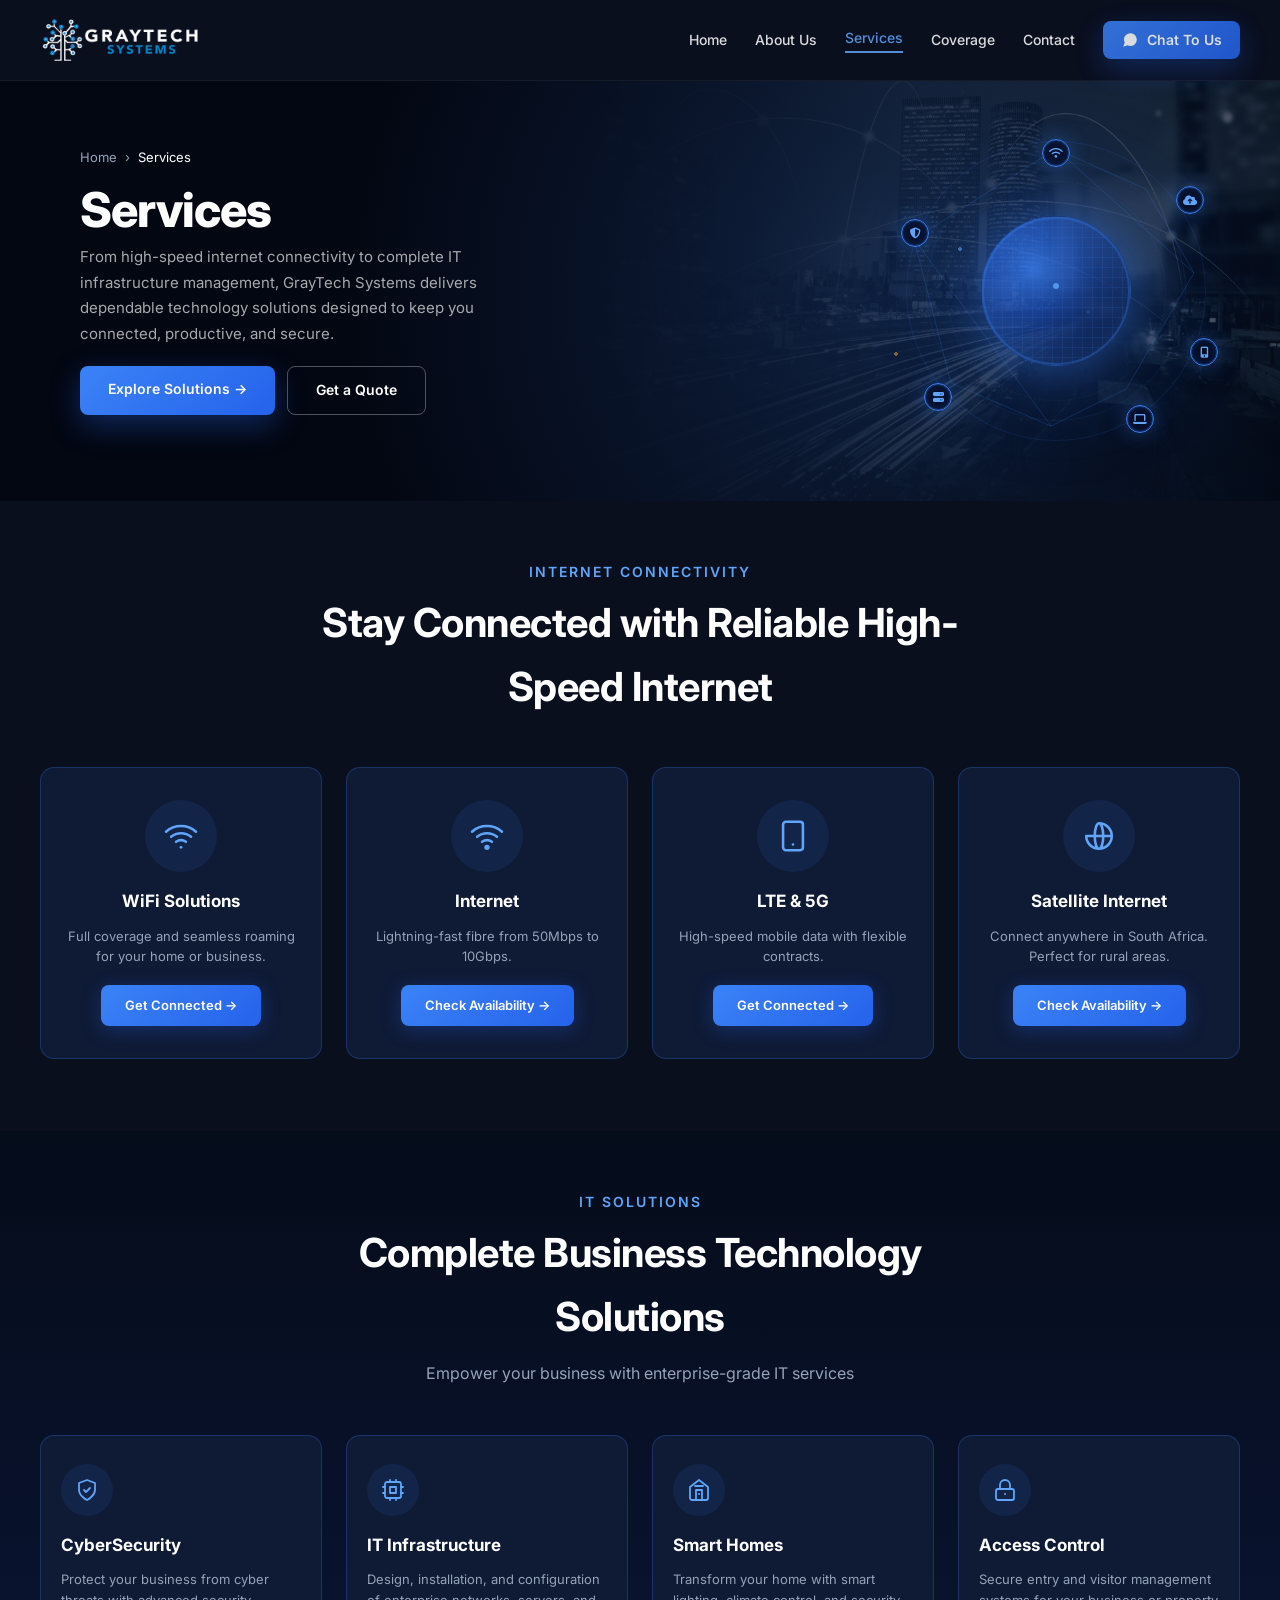
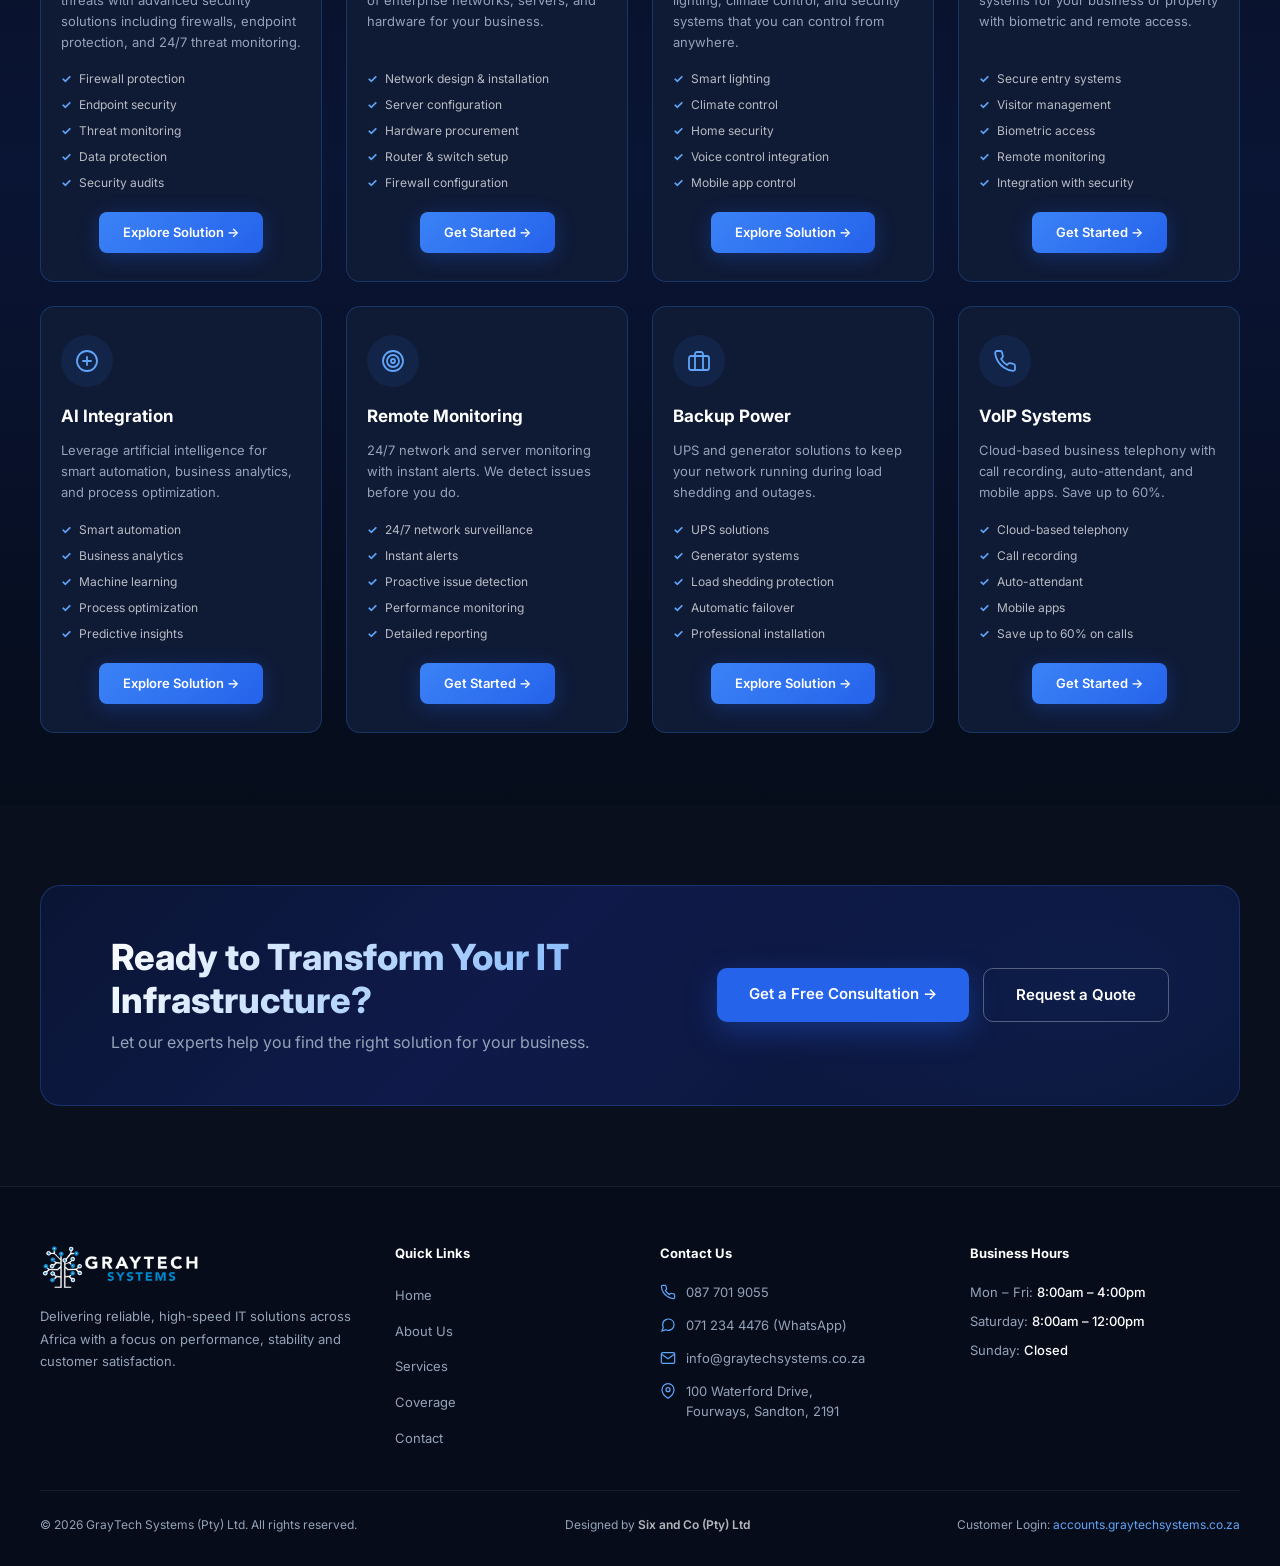
<file: services.html>
<!DOCTYPE html>
<html lang="en">
<head>
  <meta charset="UTF-8" />
  <meta name="viewport" content="width=device-width, initial-scale=1.0, maximum-scale=5.0, user-scalable=yes" />
  
  <!-- ============================================
       PRIMARY META TAGS - SEO
       ============================================ -->
  <title>IT Services South Africa – Fibre, Cybersecurity, Infrastructure & More | GrayTech Systems</title>
  <meta name="description" content="GrayTech Systems offers enterprise IT services in South Africa: fibre internet, cybersecurity, IT infrastructure, smart homes, access control, AI integration, VoIP, and backup power. Get a free quote today." />
  <meta name="keywords" content="IT services South Africa, fibre internet, cybersecurity company, IT infrastructure, smart home automation, access control systems, AI integration, VoIP systems, backup power solutions, managed IT services" />
  <link rel="canonical" href="https://graytechsystems.co.za/services.html" />
  <meta name="robots" content="index, follow" />
  
  <!-- ============================================
       OPEN GRAPH / SOCIAL SHARING
       ============================================ -->
  <meta property="og:type" content="website" />
  <meta property="og:url" content="https://graytechsystems.co.za/services.html" />
  <meta property="og:title" content="IT Services South Africa – Fibre, Cybersecurity, Infrastructure & More | GrayTech Systems" />
  <meta property="og:description" content="GrayTech Systems offers enterprise IT services in South Africa: fibre internet, cybersecurity, IT infrastructure, smart homes, access control, AI integration, VoIP, and backup power." />
  <meta property="og:image" content="https://graytechsystems.co.za/img/Logo-800×240.png" />
  <meta property="og:image:width" content="800" />
  <meta property="og:image:height" content="240" />
  
  <!-- ============================================
       TWITTER CARD
       ============================================ -->
  <meta name="twitter:card" content="summary_large_image" />
  <meta name="twitter:title" content="IT Services South Africa – Fibre, Cybersecurity, Infrastructure & More | GrayTech Systems" />
  <meta name="twitter:description" content="GrayTech Systems offers enterprise IT services in South Africa: fibre internet, cybersecurity, IT infrastructure, smart homes, access control, AI integration, VoIP, and backup power." />
  <meta name="twitter:image" content="https://graytechsystems.co.za/img/Logo-800×240.png" />
  
  <!-- ============================================
       SCHEMA.ORG / STRUCTURED DATA
       ============================================ -->
  <script type="application/ld+json">
  {
    "@context": "https://schema.org",
    "@type": "Service",
    "name": "GrayTech Systems IT Services",
    "description": "Enterprise IT services in South Africa including fibre internet, cybersecurity, IT infrastructure, smart homes, access control, AI integration, VoIP systems, and backup power solutions.",
    "provider": {
      "@type": "Organization",
      "name": "GrayTech Systems",
      "url": "https://graytechsystems.co.za"
    },
    "areaServed": {
      "@type": "Place",
      "name": "Gauteng, South Africa"
    }
  }
  </script>
  
  <!-- ============================================
       BREADCRUMB STRUCTURED DATA
       ============================================ -->
  <script type="application/ld+json">
  {
    "@context": "https://schema.org",
    "@type": "BreadcrumbList",
    "itemListElement": [
      {
        "@type": "ListItem",
        "position": 1,
        "name": "Home",
        "item": "https://graytechsystems.co.za/"
      },
      {
        "@type": "ListItem",
        "position": 2,
        "name": "Services",
        "item": "https://graytechsystems.co.za/services.html"
      }
    ]
  }
  </script>
  
  <!-- ============================================
       ITEM LIST FOR SERVICES (SEO)
       ============================================ -->
  <script type="application/ld+json">
  {
    "@context": "https://schema.org",
    "@type": "ItemList",
    "itemListElement": [
      {
        "@type": "ListItem",
        "position": 1,
        "name": "WiFi Solutions",
        "description": "Full coverage and seamless roaming for your home or business."
      },
      {
        "@type": "ListItem",
        "position": 2,
        "name": "Fibre Internet",
        "description": "Lightning-fast fibre from 50Mbps to 10Gbps."
      },
      {
        "@type": "ListItem",
        "position": 3,
        "name": "LTE & 5G",
        "description": "High-speed mobile data with flexible contracts."
      },
      {
        "@type": "ListItem",
        "position": 4,
        "name": "Satellite Internet",
        "description": "Connect anywhere in South Africa. Perfect for rural areas."
      },
      {
        "@type": "ListItem",
        "position": 5,
        "name": "CyberSecurity",
        "description": "Protect your business from cyber threats with advanced security solutions."
      },
      {
        "@type": "ListItem",
        "position": 6,
        "name": "IT Infrastructure",
        "description": "Design, installation, and configuration of enterprise networks."
      },
      {
        "@type": "ListItem",
        "position": 7,
        "name": "Smart Homes",
        "description": "Transform your home with smart lighting, climate control, and security."
      },
      {
        "@type": "ListItem",
        "position": 8,
        "name": "Access Control",
        "description": "Secure entry and visitor management systems."
      },
      {
        "@type": "ListItem",
        "position": 9,
        "name": "AI Integration",
        "description": "Leverage artificial intelligence for smart automation and analytics."
      },
      {
        "@type": "ListItem",
        "position": 10,
        "name": "Remote Monitoring",
        "description": "24/7 network and server monitoring with instant alerts."
      },
      {
        "@type": "ListItem",
        "position": 11,
        "name": "Backup Power",
        "description": "UPS and generator solutions to keep your network running."
      },
      {
        "@type": "ListItem",
        "position": 12,
        "name": "VoIP Systems",
        "description": "Cloud-based business telephony with call recording and mobile apps."
      }
    ]
  }
  </script>
  
  <!-- ============================================
       FAVICON
       ============================================ -->
  <link rel="icon" type="image/x-icon" href="img/favicon/favicon.ico" />
  <link rel="icon" type="image/png" sizes="16x16" href="img/favicon/favicon-16x16.png" />
  <link rel="icon" type="image/png" sizes="32x32" href="img/favicon/favicon-32x32.png" />
  <link rel="apple-touch-icon" sizes="180x180" href="img/favicon/favicon-512x512.png" />
  <link rel="manifest" href="manifest.json" />
  <meta name="theme-color" content="#0a0f1e" />
  
  <!-- Google Fonts -->
  <link href="https://fonts.googleapis.com/css2?family=Inter:wght@400;500;600;700;800;900&display=swap" rel="stylesheet" />
  
  <!-- Font Awesome for Icons -->
  <link rel="stylesheet" href="https://cdnjs.cloudflare.com/ajax/libs/font-awesome/6.5.0/css/all.min.css" />
  
  <!-- Shared CSS -->
  <link rel="stylesheet" href="css/style.css" />
  
  <!-- Page-specific CSS -->
  <link rel="stylesheet" href="css/services.css" />
</head>
<body>
<div class="site-wrapper">
    <!-- ===== NAVIGATION ===== -->
  <nav>
    <div class="logo">
      <div class="logo-top">
        <a href="index.html" class="logo-link">
          <img 
            src="img/Logo-400×120.png" 
            alt="GrayTech Systems - IT Solutions Provider" 
            class="logo-image"
            width="180"
            height="54"
          />
        </a>
      </div>
    </div>

    <button class="hamburger" aria-label="Toggle navigation menu">
      <span class="hamburger-line"></span>
      <span class="hamburger-line"></span>
      <span class="hamburger-line"></span>
    </button>

    <div class="nav-links">
      <!-- Logo inside mobile menu -->
      <div class="mobile-logo">
        <img 
          src="img/Logo-400×120.png" 
          alt="GrayTech Systems" 
          class="mobile-logo-image"
          width="140"
          height="42"
        />
      </div>
      <a href="index.html">Home</a>
      <a href="about.html">About Us</a>
      <a href="services.html" class="active">Services</a>
      <a href="coverage.html">Coverage</a>
      <a href="contact.html">Contact</a>
      <a href="https://wa.me/27712344476" target="_blank" class="btn-whatsapp-nav" rel="noopener noreferrer" aria-label="Chat on WhatsApp">
        <svg viewBox="0 0 24 24" fill="white" width="18" height="18">
          <path d="M21 11.5a8.38 8.38 0 0 1-.9 3.8 8.5 8.5 0 0 1-7.6 4.7 8.38 8.38 0 0 1-3.8-.9L3 21l1.9-5.7a8.38 8.38 0 0 1-.9-3.8 8.5 8.5 0 0 1 4.7-7.6 8.38 8.38 0 0 1 3.8-.9h.5a8.48 8.48 0 0 1 8 8v.5z"/>
        </svg>
        Chat To Us
      </a>
    </div>
  </nav>

  <!-- ===== HERO SECTION - WITH IMAGE + GLOBE OVERLAY ===== -->
  <section class="services-hero" aria-label="Our Services">
    <div class="hero-bg"></div>
    <div class="hero-image">
      <img 
        src="img/banner.jfif" 
        alt="GrayTech Systems - IT Services" 
        loading="lazy"
      />
    </div>
    
    <!-- ===== FUTURISTIC GLOBE OVERLAY ===== -->
    <div class="globe-overlay">
      <!-- Outer Orbital Rings -->
      <div class="globe-ring globe-ring-1"></div>
      <div class="globe-ring globe-ring-2"></div>
      <div class="globe-ring globe-ring-3"></div>

      <!-- Core Globe -->
      <div class="cyber-globe-core">
        <div class="globe-mesh"></div>
        <div class="globe-pulse"></div>
      </div>

      <!-- Floating Nodes -->
      <div class="globe-node node-pos-1" data-title="Wi-Fi">
        <i class="fa-solid fa-wifi"></i>
        <div class="node-pulse-ring"></div>
      </div>
      <div class="globe-node node-pos-2" data-title="Cloud">
        <i class="fa-solid fa-cloud-arrow-up"></i>
        <div class="node-pulse-ring"></div>
      </div>
      <div class="globe-node node-pos-3" data-title="Mobile">
        <i class="fa-solid fa-mobile-screen-button"></i>
        <div class="node-pulse-ring"></div>
      </div>
      <div class="globe-node node-pos-4" data-title="Infrastructure">
        <i class="fa-solid fa-laptop"></i>
        <div class="node-pulse-ring"></div>
      </div>
      <div class="globe-node node-pos-5" data-title="Data">
        <i class="fa-solid fa-server"></i>
        <div class="node-pulse-ring"></div>
      </div>
      <div class="globe-node node-pos-6" data-title="Security">
        <i class="fa-solid fa-shield-halved"></i>
        <div class="node-pulse-ring"></div>
      </div>

      <!-- Connection Lines -->
      <svg class="globe-connections" viewBox="0 0 320 320">
        <line x1="160" y1="18" x2="250" y2="58" class="conn-line" />
        <line x1="250" y1="58" x2="298" y2="142" class="conn-line" />
        <line x1="298" y1="142" x2="230" y2="258" class="conn-line" />
        <line x1="230" y1="258" x2="155" y2="295" class="conn-line" />
        <line x1="155" y1="295" x2="55" y2="252" class="conn-line" />
        <line x1="55" y1="252" x2="18" y2="108" class="conn-line" />
        <line x1="18" y1="108" x2="160" y2="18" class="conn-line" />
        <line x1="160" y1="18" x2="298" y2="142" class="conn-line" />
        <line x1="155" y1="295" x2="18" y2="108" class="conn-line" />
        <circle cx="160" cy="155" r="3" class="center-dot" />
      </svg>
    </div>

    <div class="hero-inner">
      <div class="breadcrumb-trail">
        <a href="index.html">Home</a>
        <span>&rsaquo;</span>
        <span class="current">Services</span>
      </div>
      <div class="hero-content">
        <h1>Services</h1>
        <p>From high-speed internet connectivity to complete IT infrastructure management, GrayTech Systems delivers dependable technology solutions designed to keep you connected, productive, and secure.</p>
        <!-- ===== 2 BUTTONS ADDED ===== -->
        <div class="hero-cta-group">
          <a href="coverage.html" class="hero-btn-primary">Explore Solutions →</a>
          <a href="#quote-modal" class="hero-btn-secondary modal-trigger">Get a Quote</a>
        </div>
      </div>
    </div>
  </section>

  <!-- ===== INTERNET CONNECTIVITY SECTION - 4 COLUMN ===== -->
  <section class="services-section">
    <div class="services-container">
      <div class="section-header">
        <h5>Internet Connectivity</h5>
        <h2>Stay Connected with Reliable High-Speed Internet</h2>
      </div>

      <div class="service-items-grid">
        <!-- Service 1: WiFi Solutions -->
        <div class="service-item">
          <div class="service-item-icon">
            <svg viewBox="0 0 24 24" fill="none" stroke="currentColor" stroke-width="2" stroke-linecap="round" stroke-linejoin="round">
              <path d="M5 12.55a11 11 0 0 1 14.08 0"/>
              <path d="M1.42 9a16 16 0 0 1 21.16 0"/>
              <path d="M8.53 16.11a6 6 0 0 1 6.95 0"/>
              <circle cx="12" cy="20" r="1" fill="#60a5fa" stroke="none"/>
            </svg>
          </div>
          <h3>WiFi Solutions</h3>
          <p>Full coverage and seamless roaming for your home or business.</p>
          <a href="#quote-modal" class="service-btn glow-btn modal-trigger">Get Connected →</a>
        </div>

        <!-- Service 2: Fibre Internet -->
        <div class="service-item">
          <div class="service-item-icon">
            <svg viewBox="0 0 24 24" fill="none" stroke="currentColor" stroke-width="2" stroke-linecap="round" stroke-linejoin="round">
              <path d="M5 12.55a11 11 0 0 1 14.08 0"/>
              <path d="M1.42 9a16 16 0 0 1 21.16 0"/>
              <path d="M8.53 16.11a6 6 0 0 1 6.95 0"/>
              <circle cx="12" cy="20" r="1" fill="#60a5fa"/>
            </svg>
          </div>
          <h3>Internet</h3>
          <p>Lightning-fast fibre from 50Mbps to 10Gbps.</p>
          <a href="#quote-modal" class="service-btn glow-btn modal-trigger">Check Availability →</a>
        </div>

        <!-- Service 3: LTE & 5G -->
        <div class="service-item">
          <div class="service-item-icon">
            <svg viewBox="0 0 24 24" fill="none" stroke="currentColor" stroke-width="2" stroke-linecap="round" stroke-linejoin="round">
              <rect x="5" y="2" width="14" height="20" rx="2" ry="2"/>
              <line x1="12" y1="18" x2="12.01" y2="18"/>
            </svg>
          </div>
          <h3>LTE &amp; 5G</h3>
          <p>High-speed mobile data with flexible contracts.</p>
          <a href="#quote-modal" class="service-btn glow-btn modal-trigger">Get Connected →</a>
        </div>

        <!-- Service 4: Satellite Internet -->
        <div class="service-item">
          <div class="service-item-icon">
            <svg viewBox="0 0 24 24" fill="none" stroke="currentColor" stroke-width="2" stroke-linecap="round" stroke-linejoin="round">
              <path d="M21 12a9 9 0 0 1-9 9m9-9a9 9 0 0 0-9-9m9 9H3m9 9a9 9 0 0 1-9-9m9 9c1.66 0 3-4.03 3-9s-1.34-9-3-9m0 18c-1.66 0-3-4.03-3-9s1.34-9 3-9"/>
            </svg>
          </div>
          <h3>Satellite Internet</h3>
          <p>Connect anywhere in South Africa. Perfect for rural areas.</p>
          <a href="#quote-modal" class="service-btn glow-btn modal-trigger">Check Availability →</a>
        </div>
      </div>
    </div>
  </section>

  <!-- ===== IT SOLUTIONS SECTION - 4 COLUMN ===== -->
  <section class="solutions-section">
    <div class="solutions-container">
      <div class="section-header">
        <h5>IT Solutions</h5>
        <h2>Complete Business Technology Solutions</h2>
        <p>Empower your business with enterprise-grade IT services</p>
      </div>

      <div class="solutions-grid">
        <!-- Solution 1: CyberSecurity -->
        <div class="solution-card">
          <div class="solution-card-icon">
            <svg viewBox="0 0 24 24" fill="none" stroke="currentColor" stroke-width="2" stroke-linecap="round" stroke-linejoin="round">
              <path d="M12 22s8-4 8-10V5l-8-3-8 3v7c0 6 8 10 8 10z"/>
              <path d="M9 12l2 2 4-4"/>
            </svg>
          </div>
          <h3>CyberSecurity</h3>
          <p>Protect your business from cyber threats with advanced security solutions including firewalls, endpoint protection, and 24/7 threat monitoring.</p>
          <ul class="solution-features">
            <li>Firewall protection</li>
            <li>Endpoint security</li>
            <li>Threat monitoring</li>
            <li>Data protection</li>
            <li>Security audits</li>
          </ul>
          <a href="#quote-modal" class="solution-btn glow-btn modal-trigger">Explore Solution →</a>
        </div>

        <!-- Solution 2: IT Infrastructure -->
        <div class="solution-card">
          <div class="solution-card-icon">
            <svg viewBox="0 0 24 24" fill="none" stroke="currentColor" stroke-width="2" stroke-linecap="round" stroke-linejoin="round">
              <rect x="4" y="4" width="16" height="16" rx="2" ry="2"/>
              <rect x="9" y="9" width="6" height="6"/>
              <line x1="9" y1="2" x2="9" y2="4"/>
              <line x1="15" y1="2" x2="15" y2="4"/>
              <line x1="9" y1="20" x2="9" y2="22"/>
              <line x1="15" y1="20" x2="15" y2="22"/>
              <line x1="4" y1="9" x2="2" y2="9"/>
              <line x1="4" y1="15" x2="2" y2="15"/>
              <line x1="20" y1="9" x2="22" y2="9"/>
              <line x1="20" y1="15" x2="22" y2="15"/>
            </svg>
          </div>
          <h3>IT Infrastructure</h3>
          <p>Design, installation, and configuration of enterprise networks, servers, and hardware for your business.</p>
          <ul class="solution-features">
            <li>Network design &amp; installation</li>
            <li>Server configuration</li>
            <li>Hardware procurement</li>
            <li>Router &amp; switch setup</li>
            <li>Firewall configuration</li>
          </ul>
          <a href="#quote-modal" class="solution-btn glow-btn modal-trigger">Get Started →</a>
        </div>

        <!-- Solution 3: Smart Homes -->
        <div class="solution-card">
          <div class="solution-card-icon">
            <svg viewBox="0 0 24 24" fill="none" stroke="currentColor" stroke-width="2" stroke-linecap="round" stroke-linejoin="round">
              <path d="M3 9l9-7 9 7v11a2 2 0 0 1-2 2H5a2 2 0 0 1-2-2z"/>
              <polyline points="9 22 9 12 15 12 15 22"/>
              <circle cx="12" cy="16" r="1" fill="#60a5fa" stroke="none"/>
              <line x1="8" y1="8" x2="16" y2="8"/>
            </svg>
          </div>
          <h3>Smart Homes</h3>
          <p>Transform your home with smart lighting, climate control, and security systems that you can control from anywhere.</p>
          <ul class="solution-features">
            <li>Smart lighting</li>
            <li>Climate control</li>
            <li>Home security</li>
            <li>Voice control integration</li>
            <li>Mobile app control</li>
          </ul>
          <a href="#quote-modal" class="solution-btn glow-btn modal-trigger">Explore Solution →</a>
        </div>

        <!-- Solution 4: Access Control -->
        <div class="solution-card">
          <div class="solution-card-icon">
            <svg viewBox="0 0 24 24" fill="none" stroke="currentColor" stroke-width="2" stroke-linecap="round" stroke-linejoin="round">
              <rect x="3" y="11" width="18" height="11" rx="2" ry="2"/>
              <path d="M7 11V7a5 5 0 0 1 10 0v4"/>
              <circle cx="12" cy="16" r="1" fill="#60a5fa" stroke="none"/>
            </svg>
          </div>
          <h3>Access Control</h3>
          <p>Secure entry and visitor management systems for your business or property with biometric and remote access.</p>
          <ul class="solution-features">
            <li>Secure entry systems</li>
            <li>Visitor management</li>
            <li>Biometric access</li>
            <li>Remote monitoring</li>
            <li>Integration with security</li>
          </ul>
          <a href="#quote-modal" class="solution-btn glow-btn modal-trigger">Get Started →</a>
        </div>

        <!-- Solution 5: AI Integration -->
        <div class="solution-card">
          <div class="solution-card-icon">
            <svg viewBox="0 0 24 24" fill="none" stroke="currentColor" stroke-width="2" stroke-linecap="round" stroke-linejoin="round">
              <path d="M12 2a10 10 0 0 1 10 10 10 10 0 0 1-10 10A10 10 0 0 1 2 12 10 10 0 0 1 12 2z"/>
              <path d="M8 12h8"/>
              <path d="M12 8v8"/>
              <circle cx="12" cy="12" r="1" fill="#60a5fa" stroke="none"/>
            </svg>
          </div>
          <h3>AI Integration</h3>
          <p>Leverage artificial intelligence for smart automation, business analytics, and process optimization.</p>
          <ul class="solution-features">
            <li>Smart automation</li>
            <li>Business analytics</li>
            <li>Machine learning</li>
            <li>Process optimization</li>
            <li>Predictive insights</li>
          </ul>
          <a href="#quote-modal" class="solution-btn glow-btn modal-trigger">Explore Solution →</a>
        </div>

        <!-- Solution 6: Remote Monitoring -->
        <div class="solution-card">
          <div class="solution-card-icon">
            <svg viewBox="0 0 24 24" fill="none" stroke="currentColor" stroke-width="2" stroke-linecap="round" stroke-linejoin="round">
              <circle cx="12" cy="12" r="10"/>
              <circle cx="12" cy="12" r="6"/>
              <circle cx="12" cy="12" r="2"/>
            </svg>
          </div>
          <h3>Remote Monitoring</h3>
          <p>24/7 network and server monitoring with instant alerts. We detect issues before you do.</p>
          <ul class="solution-features">
            <li>24/7 network surveillance</li>
            <li>Instant alerts</li>
            <li>Proactive issue detection</li>
            <li>Performance monitoring</li>
            <li>Detailed reporting</li>
          </ul>
          <a href="#quote-modal" class="solution-btn glow-btn modal-trigger">Get Started →</a>
        </div>

        <!-- Solution 7: Backup Power -->
        <div class="solution-card">
          <div class="solution-card-icon">
            <svg viewBox="0 0 24 24" fill="none" stroke="currentColor" stroke-width="2" stroke-linecap="round" stroke-linejoin="round">
              <rect x="2" y="7" width="20" height="14" rx="2" ry="2"/>
              <path d="M16 21V5a2 2 0 0 0-2-2h-4a2 2 0 0 0-2 2v16"/>
            </svg>
          </div>
          <h3>Backup Power</h3>
          <p>UPS and generator solutions to keep your network running during load shedding and outages.</p>
          <ul class="solution-features">
            <li>UPS solutions</li>
            <li>Generator systems</li>
            <li>Load shedding protection</li>
            <li>Automatic failover</li>
            <li>Professional installation</li>
          </ul>
          <a href="#quote-modal" class="solution-btn glow-btn modal-trigger">Explore Solution →</a>
        </div>

        <!-- Solution 8: VoIP Systems -->
        <div class="solution-card">
          <div class="solution-card-icon">
            <svg viewBox="0 0 24 24" fill="none" stroke="currentColor" stroke-width="2" stroke-linecap="round" stroke-linejoin="round">
              <path d="M22 16.92v3a2 2 0 0 1-2.18 2 19.79 19.79 0 0 1-8.63-3.07 19.5 19.5 0 0 1-6-6A19.79 19.79 0 0 1 2.12 4.18 2 2 0 0 1 4.11 2h3a2 2 0 0 1 2 1.72 12.84 12.84 0 0 0 .7 2.81 2 2 0 0 1-.45 2.11L8.09 9.91a16 16 0 0 0 6 6l1.27-1.27a2 2 0 0 1 2.11-.45 12.84 12.84 0 0 0 2.81.7A2 2 0 0 1 22 16.92z"/>
            </svg>
          </div>
          <h3>VoIP Systems</h3>
          <p>Cloud-based business telephony with call recording, auto-attendant, and mobile apps. Save up to 60%.</p>
          <ul class="solution-features">
            <li>Cloud-based telephony</li>
            <li>Call recording</li>
            <li>Auto-attendant</li>
            <li>Mobile apps</li>
            <li>Save up to 60% on calls</li>
          </ul>
          <a href="#quote-modal" class="solution-btn glow-btn modal-trigger">Get Started →</a>
        </div>
      </div>
    </div>
  </section>

  <!-- ===== CTA SECTION - MATCHES HOMEPAGE ===== -->
  <section class="cta-section">
    <div class="cta-container">
      <div class="cta-content">
        <h2>Ready to Transform Your IT Infrastructure?</h2>
        <p>Let our experts help you find the right solution for your business.</p>
      </div>
      <div class="cta-buttons">
        <a href="contact.html" class="cta-primary">Get a Free Consultation →</a>
        <a href="#quote-modal" class="cta-secondary modal-trigger">Request a Quote</a>
      </div>
    </div>
  </section>

  <!-- ===== QUOTE MODAL ===== -->
  <div id="quote-modal" class="modal-overlay">
    <div class="modal-container">
      <button class="modal-close" aria-label="Close modal">&times;</button>
      <div class="modal-header">
        <span class="modal-badge">📝 Request a Quote</span>
        <h2>Get Your Custom Quote</h2>
        <p>Fill in the form below and we'll get back to you within 24 hours.</p>
      </div>
      
      <form id="quoteForm" class="modal-form" novalidate>
        <div class="form-row">
          <div class="form-group">
            <label for="quoteName">Full Name <span class="required">*</span></label>
            <input type="text" id="quoteName" name="name" placeholder="John Doe" required />
            <small class="error-message" id="quoteNameError">Please enter your full name</small>
          </div>
          <div class="form-group">
            <label for="quoteEmail">Email Address <span class="required">*</span></label>
            <input type="email" id="quoteEmail" name="email" placeholder="john@example.com" required />
            <small class="error-message" id="quoteEmailError">Please enter a valid email</small>
          </div>
        </div>
        
        <div class="form-row">
          <div class="form-group">
            <label for="quotePhone">Phone Number <span class="required">*</span></label>
            <input type="tel" id="quotePhone" name="phone" placeholder="082 123 4567" required />
            <small class="error-message" id="quotePhoneError">Please enter a valid phone number</small>
          </div>
          <div class="form-group">
            <label for="quoteService">Service Interested In</label>
            <select id="quoteService" name="service">
              <option value="">Select a service...</option>
              <option value="wifi">WiFi Solutions</option>
              <option value="cybersecurity">CyberSecurity</option>
              <option value="infrastructure">IT Infrastructure</option>
              <option value="smart-homes">Smart Homes</option>
              <option value="access-control">Access Control</option>
              <option value="ai-integration">AI Integration</option>
              <option value="voip">VoIP Systems</option>
              <option value="backup-power">Backup Power</option>
              <option value="other">Other</option>
            </select>
          </div>
        </div>
        
        <div class="form-group full-width">
          <label for="quoteMessage">Message <span class="required">*</span></label>
          <textarea id="quoteMessage" name="message" rows="4" placeholder="Tell us about your IT needs..." required></textarea>
          <small class="error-message" id="quoteMessageError">Please enter your message</small>
        </div>
        
        <!-- Honeypot - Anti-spam -->
        <div style="display:none;">
          <label for="website">Website</label>
          <input type="text" id="website" name="website" value="" />
        </div>
        
        <div class="form-group full-width">
          <label class="checkbox-label">
            <input type="checkbox" id="quoteConsent" name="consent" required />
            <span>I consent to GrayTech Systems contacting me regarding this enquiry. <span class="required">*</span></span>
          </label>
          <small class="error-message" id="quoteConsentError">Please confirm your consent</small>
        </div>
        
        <div id="quoteFormStatus" class="form-status"></div>
        
        <button type="submit" class="submit-btn" id="quoteSubmit">
          <span>Submit Quote Request</span>
          <svg viewBox="0 0 24 24" fill="none" stroke="currentColor" stroke-width="2.5">
            <line x1="5" y1="12" x2="19" y2="12"/>
            <polyline points="12 5 19 12 12 19"/>
          </svg>
        </button>
        
        <p class="form-security">🔒 Your information is secure and will only be used for this enquiry.</p>
      </form>
      
      <div id="quoteSuccess" class="form-success" style="display:none;">
        <div class="success-icon">✅</div>
        <h3>Quote Request Submitted!</h3>
        <p>Thank you for contacting GrayTech Systems. One of our team members will get back to you within <strong>24 hours</strong> with a custom quote.</p>
        <div class="success-details">
          <div class="detail-item">
            <span>📧 Confirmation sent to</span>
            <strong id="quoteConfirmEmail">-</strong>
          </div>
          <div class="detail-item">
            <span>📋 Reference</span>
            <strong id="quoteConfirmReference">-</strong>
          </div>
        </div>
        <button class="btn-home modal-close-success">← Back to Site</button>
      </div>
    </div>
  </div>

  <!-- ===== COVERAGE SECTION ===== -->
<!--   <section class="coverage-section">
    <div class="coverage-container">
      <h2>Proudly Connecting Homes &amp; Businesses Across Gauteng</h2>
      <p>Quality connections. Reliable support. Always connected.</p>
      <div class="coverage-areas">
        <span>Sandton</span>
        <span>Midrand</span>
        <span>Centurion</span>
        <span>Roodepoort</span>
        <span>Krugersdorp</span>
        <span>Pretoria</span>
        <span>Johannesburg</span>
        <span>And More...</span>
      </div>
    </div>
  </section> -->

  <!-- ===== FOOTER ===== -->
  <footer>
    <div class="footer-grid">
      <div class="footer-brand">
        <div class="logo">
          <div class="logo-top">
             <a href="index.html" class="footer-logo-link">
          <img 
            src="img/Logo-500×150.png" 
            alt="GrayTech Systems" 
            class="footer-logo-image"
            width="180"
            height="54"
          />
        </a>
          </div>
        </div>
        <p>Delivering reliable, high-speed IT solutions across Africa with a focus on performance, stability and customer satisfaction.</p>
      </div>

      <div class="footer-col">
        <h4>Quick Links</h4>
        <ul>
          <li><a href="index.html">Home</a></li>
          <li><a href="about.html">About Us</a></li>
          <li><a href="services.html">Services</a></li>
          <li><a href="coverage.html">Coverage</a></li>
          <li><a href="contact.html">Contact</a></li>
        </ul>
      </div>

       <div class="footer-col">
        <h4>Contact Us</h4>
        <a href="tel:+27877019055" class="contact-item" aria-label="Call us at 087 701 9055">
          <svg viewBox="0 0 24 24" aria-hidden="true"><path d="M22 16.92v3a2 2 0 0 1-2.18 2 19.79 19.79 0 0 1-8.63-3.07 19.5 19.5 0 0 1-6-6A19.79 19.79 0 0 1 2.12 4.18 2 2 0 0 1 4.11 2h3a2 2 0 0 1 2 1.72 12.84 12.84 0 0 0 .7 2.81 2 2 0 0 1-.45 2.11L8.09 9.91a16 16 0 0 0 6 6l1.27-1.27a2 2 0 0 1 2.11-.45 12.84 12.84 0 0 0 2.81.7A2 2 0 0 1 22 16.92z"/></svg>
          <span>087 701 9055</span>
        </a>
        <a href="https://wa.me/27712344476" target="_blank" class="contact-item" rel="noopener noreferrer" aria-label="Chat on WhatsApp">
          <svg viewBox="0 0 24 24" aria-hidden="true"><path d="M21 11.5a8.38 8.38 0 0 1-.9 3.8 8.5 8.5 0 0 1-7.6 4.7 8.38 8.38 0 0 1-3.8-.9L3 21l1.9-5.7a8.38 8.38 0 0 1-.9-3.8 8.5 8.5 0 0 1 4.7-7.6 8.38 8.38 0 0 1 3.8-.9h.5a8.48 8.48 0 0 1 8 8v.5z"/></svg>
          <span>071 234 4476 (WhatsApp)</span>
        </a>
        <a href="mailto:info@graytechsystems.co.za" class="contact-item" aria-label="Email us">
          <svg viewBox="0 0 24 24" aria-hidden="true"><path d="M4 4h16c1.1 0 2 .9 2 2v12c0 1.1-.9 2-2 2H4c-1.1 0-2-.9-2-2V6c0-1.1.9-2 2-2z"/><polyline points="22,6 12,13 2,6"/></svg>
          <span>info@graytechsystems.co.za</span>
        </a>
        <a href="https://www.google.com/maps/search/?api=1&query=100+Waterford+Drive+Fourways+Sandton" target="_blank" class="contact-item" rel="noopener noreferrer" aria-label="Find us on Google Maps">
          <svg viewBox="0 0 24 24" aria-hidden="true"><path d="M21 10c0 7-9 13-9 13s-9-6-9-13a9 9 0 0 1 18 0z"/><circle cx="12" cy="10" r="3"/></svg>
          <span>100 Waterford Drive,<br>Fourways, Sandton, 2191</span>
        </a>
      </div>

      <div class="footer-col">
        <h4>Business Hours</h4>
        <p class="hours-row">Mon – Fri: <span>8:00am – 4:00pm</span></p>
        <p class="hours-row">Saturday: <span>8:00am – 12:00pm</span></p>
        <p class="hours-row">Sunday: <span>Closed</span></p>
<!--         <div class="social-links">
          <div class="social-btn fb">f</div>
          <div class="social-btn ig">
            <svg width="16" height="16" viewBox="0 0 24 24" fill="white">
              <rect x="2" y="2" width="20" height="20" rx="5" ry="5" fill="none" stroke="white" stroke-width="2"/>
              <path d="M16 11.37A4 4 0 1 1 12.63 8 4 4 0 0 1 16 11.37z" fill="none" stroke="white" stroke-width="2"/>
              <line x1="17.5" y1="6.5" x2="17.51" y2="6.5" stroke="white" stroke-width="2"/>
            </svg>
          </div>
          <div class="social-btn li">in</div>
        </div> -->
      </div>
    </div>

        <div class="footer-bottom">
      <span>© <span id="year"></span> GrayTech Systems (Pty) Ltd. All rights reserved.</span>
      <span>
        Designed by 
        <a href="https://www.sixandco6.co.za" target="_blank" rel="noopener noreferrer" class="footer-design-credit">
          <strong>Six and Co (Pty) Ltd</strong>
        </a>
      </span>
      <span>Customer Login: <a href="https://accounts.graytechsystems.co.za" style="color:var(--cyan)">accounts.graytechsystems.co.za</a></span>
    </div>
  </footer>

  <!-- ===== WHATSAPP FAB ===== -->
<!--   <div class="whatsapp-fab">
    <svg width="28" height="28" viewBox="0 0 24 24" fill="white">
      <path d="M21 11.5a8.38 8.38 0 0 1-.9 3.8 8.5 8.5 0 0 1-7.6 4.7 8.38 8.38 0 0 1-3.8-.9L3 21l1.9-5.7a8.38 8.38 0 0 1-.9-3.8 8.5 8.5 0 0 1 4.7-7.6 8.38 8.38 0 0 1 3.8-.9h.5a8.48 8.48 0 0 1 8 8v.5z"/>
    </svg>
  </div> -->

  <!-- ===== JAVASCRIPT ===== -->
  <script src="js/main.js"></script>
  <script>
    document.getElementById("year").textContent = new Date().getFullYear();
  </script>
  </div>
</body>
</html>
</file>
<file: css/style.css>
/* ============================================
   CSS VARIABLES & RESET
   ============================================ */
*, *::before, *::after { 
  box-sizing: border-box; 
  margin: 0; 
  padding: 0; 
}

:root {
  --navy:   #0a0f1e;
  --navy2:  #0d1428;
  --card:   #0f1a35;
  --blue:   #1a4fd6;
  --blue-lt: #2563eb;
  --accent: #3b82f6;
  --cyan:   #60a5fa;
  --white:  #ffffff;
  --gray:   #94a3b8;
  --border: rgba(59,130,246,0.25);
}

body {
  font-family: 'Inter', sans-serif;
  background: var(--navy);
  color: var(--white);
  line-height: 1.6;
}

a { 
  color: inherit; 
  text-decoration: none; 
}

/* ============================================
   NAVIGATION
   ============================================ */
nav {
  display: flex;
  align-items: center;
  justify-content: space-between;
  padding: 16px 40px;
  background: var(--navy);
  position: sticky;
  top: 0;
  z-index: 100;
  border-bottom: 1px solid rgba(255,255,255,0.05);
}

.logo { 
  display: flex; 
  flex-direction: column; 
  line-height: 1; 
}

.logo-link {
  display: flex;
  align-items: center;
  text-decoration: none;
}

.logo-image {
  height: 48px;
  width: auto;
  display: block;
}

.logo-top { 
  display: flex; 
  align-items: center; 
  gap: 6px; 
}

.logo-top svg { 
  width: 22px; 
  height: 22px; 
}

.logo-brand { 
  font-size: 20px; 
  font-weight: 800; 
  letter-spacing: .5px; 
}

.logo-brand span { 
  color: var(--cyan); 
}

.logo-sub { 
  font-size: 9px; 
  letter-spacing: 4px; 
  color: var(--gray); 
  margin-top: 2px; 
}

.nav-links { 
  display: flex; 
  align-items: center; 
  gap: 28px; 
  font-size: 14px; 
  font-weight: 500; 
}

.nav-links a { 
  color: var(--white); 
  opacity: .85; 
  transition: opacity .2s; 
}

.nav-links a:hover { 
  opacity: 1; 
}

.nav-links a.active {
  color: var(--cyan);
  border-bottom: 2px solid var(--cyan);
  padding-bottom: 2px;
}

.btn-quote {
  background: transparent;
  border: 1.5px solid var(--white);
  color: var(--white);
  padding: 8px 20px;
  border-radius: 6px;
  font-size: 14px;
  font-weight: 600;
  cursor: pointer;
  transition: background .2s, color .2s;
}

.btn-quote:hover { 
  background: var(--white); 
  color: var(--navy); 
}



/* ============================================
   MOBILE MENU - WITH LOGO INSIDE
   ============================================ */
.hamburger {
  display: none;
  flex-direction: column;
  gap: 5px;
  background: transparent;
  border: none;
  cursor: pointer;
  padding: 4px;
  z-index: 110;
  transition: transform 0.2s;
}

.hamburger:hover {
  transform: scale(1.05);
}

.hamburger:active {
  transform: scale(0.95);
}

.hamburger-line {
  width: 25px;
  height: 2.5px;
  background: var(--white);
  border-radius: 2px;
  transition: transform 0.3s cubic-bezier(0.68, -0.55, 0.265, 1.55), 
              opacity 0.3s ease;
  transform-origin: center;
}

.hamburger.active .hamburger-line:nth-child(1) {
  transform: translateY(7.5px) rotate(45deg);
}

.hamburger.active .hamburger-line:nth-child(2) {
  opacity: 0;
  transform: scaleX(0);
}

.hamburger.active .hamburger-line:nth-child(3) {
  transform: translateY(-7.5px) rotate(-45deg);
}

.nav-links.mobile-open {
  right: 0 !important;
}

.nav-links.mobile-open::before {
  content: '';
  position: fixed;
  top: 0;
  left: 0;
  width: 100vw;
  height: 100vh;
  background: rgba(0, 0, 0, 0.7);
  backdrop-filter: blur(4px);
  -webkit-backdrop-filter: blur(4px);
  z-index: -1;
  animation: fadeIn 0.3s ease;
}

@keyframes fadeIn {
  from { opacity: 0; }
  to { opacity: 1; }
}

@keyframes slideIn {
  from {
    transform: translateX(100%);
    opacity: 0;
  }
  to {
    transform: translateX(0);
    opacity: 1;
  }
}

.nav-links.mobile-open {
  animation: slideIn 0.3s ease forwards;
}

/* Logo inside mobile menu */
.nav-links .mobile-logo {
  display: none;
}

.mobile-logo-image {
  height: 32px;
  width: auto;
  display: block;
}

/* ============================================
   HERO SECTION - PREMIUM BLENDING
   ============================================ */

/* ✅ 1. HERO BASE */
.hero {
  position: relative;
  height: 100vh;
  min-height: 650px;
  max-height: 800px;
  display: flex;
  align-items: center;
  overflow: hidden;
  background: #030712;
  padding: 0;
}

/* ✅ 2. BACKGROUND LIGHT (DEPTH) */
.hero::before {
  content: '';
  position: absolute;
  inset: 0;
  background: radial-gradient(
    circle at 70% 50%, 
    rgba(59, 130, 246, 0.25), 
    transparent 60%
  );
  z-index: 1;
  pointer-events: none;
}

/* ✅ 3. HERO IMAGE (NOT A CARD) */
.hero-image {
  position: absolute;
  top: 0;
  right: 0;
  width: 60%;
  height: 100%;
  z-index: 0;
  overflow: hidden;
}

.hero-image img {
  width: 100%;
  height: 100%;
  object-fit: cover;
  opacity: 0.55;
  filter: brightness(0.7) contrast(1.2);
  animation: slowZoom 20s ease-in-out infinite alternate;
}

@keyframes slowZoom {
  from { transform: scale(1); }
  to { transform: scale(1.08); }
}

/* ✅ 4. 🔥 THIS IS THE MAGIC (BLENDING FADE) */
.hero-image::after {
  content: '';
  position: absolute;
  inset: 0;
  background: linear-gradient(
    90deg,
    #030712 0%,
    rgba(3, 7, 18, 0.95) 25%,
    rgba(3, 7, 18, 0.6) 50%,
    transparent 100%
  );
  pointer-events: none;
}

/* ✅ 5. CONTENT ABOVE EVERYTHING */
.hero-container {
  position: relative;
  z-index: 2;
  width: 100%;
  max-width: 1200px;
  margin: 0 auto;
  padding: 0 40px;
}

.hero-content {
  max-width: 520px;
}

/* ✅ 6. OPTIONAL (BUT VERY POWERFUL - GLOW PARTICLES) */
.hero::after {
  content: '';
  position: absolute;
  inset: 0;
  background-image:
    radial-gradient(circle at 75% 40%, rgba(96, 165, 250, 0.8) 2px, transparent 2px),
    radial-gradient(circle at 85% 55%, rgba(96, 165, 250, 0.6) 2px, transparent 2px),
    radial-gradient(circle at 70% 65%, rgba(255, 170, 50, 0.7) 3px, transparent 3px);
  background-repeat: no-repeat;
  z-index: 1;
  animation: pulse 4s ease-in-out infinite alternate;
  pointer-events: none;
}

@keyframes pulse {
  from { opacity: 0.4; }
  to { opacity: 1; }
}

/* TYPOGRAPHY - Bold & Premium */
.hero h1 {
  font-size: clamp(40px, 6vw, 64px);
  font-weight: 800;
  letter-spacing: -1px;
  line-height: 1.08;
  margin-bottom: 12px;
}

.hero h1 .blue {
  background: linear-gradient(90deg, #60a5fa, #3b82f6);
  -webkit-background-clip: text;
  -webkit-text-fill-color: transparent;
  background-clip: text;
  white-space: nowrap;
}

.hero-sub {
  font-size: 17px;
  color: rgba(255, 255, 255, 0.7);
  margin-bottom: 32px;
  max-width: 380px;
  line-height: 1.7;
}

/* BUTTONS - Premium with glow (UPGRADED) */
.hero-btns {
  display: flex;
  gap: 14px;
  flex-wrap: wrap;
}

.btn-primary {
  display: inline-block;
  background: linear-gradient(135deg, #3b82f6, #2563eb);
  color: var(--white);
  border: none;
  padding: 14px 28px;
  border-radius: 10px;
  font-size: 15px;
  font-weight: 600;
  cursor: pointer;
  transition: all 0.4s cubic-bezier(0.34, 1.56, 0.64, 1);
  box-shadow: 0 10px 30px rgba(37, 99, 235, 0.35);
  text-decoration: none;
  position: relative;
  overflow: hidden;
}

.btn-primary::before {
  content: '';
  position: absolute;
  inset: 0;
  background: linear-gradient(135deg, rgba(255,255,255,0.2), transparent 60%);
  opacity: 0;
  transition: opacity 0.4s;
}

.btn-primary:hover {
  transform: translateY(-2px) scale(1.02);
  box-shadow: 0 15px 40px rgba(37, 99, 235, 0.5);
}

.btn-primary:hover::before {
  opacity: 1;
}

.btn-primary:active {
  transform: translateY(0) scale(0.98);
}

.btn-outline {
  display: inline-block;
  background: rgba(255, 255, 255, 0.05);
  backdrop-filter: blur(10px);
  -webkit-backdrop-filter: blur(10px);
  color: var(--white);
  border: 1.5px solid rgba(255, 255, 255, 0.25);
  padding: 14px 28px;
  border-radius: 10px;
  font-size: 15px;
  font-weight: 600;
  cursor: pointer;
  transition: all 0.4s cubic-bezier(0.34, 1.56, 0.64, 1);
  text-decoration: none;
}

.btn-outline:hover {
  background: rgba(255, 255, 255, 0.1);
  border-color: rgba(255, 255, 255, 0.5);
  transform: translateY(-2px) scale(1.02);
}

.btn-outline:active {
  transform: translateY(0) scale(0.98);
}

/* ============================================
   HERO FEATURES - FIXED FOR MOBILE (2 rows, bigger icons)
   ============================================ */
.hero-features {
  display: grid;
  grid-template-columns: repeat(4, 1fr);
  gap: 24px;
  margin-top: 48px;
  padding-top: 40px;
  border-top: 1px solid rgba(255, 255, 255, 0.06);
}

.hero-feature {
  display: flex;
  align-items: center;
  gap: 12px;
  text-align: left;
  padding: 4px 0;
  transition: transform 0.3s ease;
}

.hero-feature:hover {
  transform: translateX(4px);
}

.hero-feature-icon {
  width: 40px;
  height: 40px;
  background: rgba(59, 130, 246, 0.1);
  border-radius: 50%;
  display: flex;
  align-items: center;
  justify-content: center;
  flex-shrink: 0;
  transition: background 0.3s ease;
}

.hero-feature:hover .hero-feature-icon {
  background: rgba(59, 130, 246, 0.25);
}

.hero-feature-icon svg {
  width: 20px;
  height: 20px;
  stroke: var(--cyan);
  fill: none;
  stroke-width: 2;
}

.hero-feature h4 {
  font-size: 15px;
  font-weight: 700;
  color: var(--white);
  margin: 0;
}

/* Desktop tablet */
@media (max-width: 1024px) {
  .hero {
    min-height: 600px;
    max-height: 700px;
  }

  .hero-image {
    width: 65%;
  }

  .hero h1 {
    font-size: clamp(34px, 5vw, 48px);
  }

  .hero-content {
    max-width: 440px;
  }

  .hero-features {
    grid-template-columns: repeat(2, 1fr);
    gap: 20px;
  }
}

/* Mobile - 2 rows, bigger icons */
@media (max-width: 768px) {
  .hero {
    min-height: 580px;
    max-height: none;
    height: auto;
    padding: 80px 0 60px;
  }

  .hero-image {
    width: 100%;
    height: 100%;
    opacity: 0.4;
  }

  .hero-image img {
    opacity: 1;
    filter: brightness(0.5) contrast(1.2);
  }

  .hero-image::after {
    background: linear-gradient(
      180deg,
      #030712 0%,
      rgba(3, 7, 18, 0.9) 30%,
      rgba(3, 7, 18, 0.6) 60%,
      #030712 100%
    );
  }

  .hero-container {
    padding: 0 20px;
  }

  .hero-content {
    max-width: 100%;
    text-align: center;
  }

  .hero h1 {
    font-size: clamp(30px, 7vw, 40px);
  }

  .hero-sub {
    max-width: 100%;
    margin-left: auto;
    margin-right: auto;
    font-size: 15px;
  }

  .hero-btns {
    justify-content: center;
  }

  /* HERO FEATURES - 2 ROWS, BIGGER ICONS */
  .hero-features {
    grid-template-columns: 1fr 1fr;
    gap: 16px;
    margin-top: 32px;
    padding-top: 28px;
  }

  .hero-feature {
    justify-content: center;
    text-align: center;
    flex-direction: column;
    gap: 8px;
    padding: 14px 10px;
    background: rgba(255, 255, 255, 0.03);
    border-radius: 10px;
    border: 1px solid rgba(255, 255, 255, 0.05);
  }

  .hero-feature-icon {
    width: 52px;
    height: 52px;
  }

  .hero-feature-icon svg {
    width: 26px;
    height: 26px;
  }

  .hero-feature h4 {
    font-size: 14px;
    white-space: normal;
  }

  .btn-primary,
  .btn-outline {
    padding: 12px 24px;
    font-size: 14px;
  }
}

/* Small mobile */
@media (max-width: 480px) {
  .hero {
    min-height: 500px;
    padding: 60px 0 40px;
  }

  .hero h1 {
    font-size: 28px;
  }

  .hero-sub {
    font-size: 14px;
  }

  .hero-btns {
    flex-direction: column;
    align-items: center;
    gap: 12px;
  }

  .btn-primary,
  .btn-outline {
    width: 100%;
    max-width: 280px;
    justify-content: center;
    text-align: center;
  }

  .hero-features {
    grid-template-columns: 1fr 1fr;
    gap: 12px;
  }

  .hero-feature {
    padding: 10px 8px;
  }

  .hero-feature-icon {
    width: 44px;
    height: 44px;
  }

  .hero-feature-icon svg {
    width: 22px;
    height: 22px;
  }

  .hero-feature h4 {
    font-size: 12px;
  }
}

/* ============================================
   REFERRAL BANNER - FIXED
   ============================================ */
.referral {
  background: var(--card);
  border: 1px solid var(--border);
  border-radius: 12px;
  margin: 0 40px;
  padding: 22px 32px;
  display: flex;
  align-items: center;
  gap: 24px;
  flex-wrap: wrap;
}

.referral-icon {
  width: 56px; 
  height: 56px;
  background: rgba(59,130,246,.15);
  border-radius: 50%;
  display: flex; 
  align-items: center; 
  justify-content: center;
  flex-shrink: 0;
}

.referral-icon svg { 
  width: 28px; 
  height: 28px; 
  stroke: var(--cyan); 
  fill: none; 
  stroke-width: 1.8; 
}

.referral-text { 
  flex: 1; 
  min-width: 180px;
}

.referral-text p { 
  font-size: 13px; 
  color: rgba(255,255,255,.7); 
  margin: 0;
}

.referral-text strong { 
  font-size: 28px; 
  font-weight: 900; 
  color: var(--white); 
  display: block; 
  line-height: 1.1; 
}

.referral-text span { 
  font-size: 13px; 
  color: rgba(255,255,255,.6); 
}

.btn-learn {
  white-space: nowrap;
  background: transparent;
  border: 1.5px solid rgba(255,255,255,.3);
  color: var(--white);
  padding: 10px 22px;
  border-radius: 8px;
  font-size: 14px;
  font-weight: 600;
  cursor: pointer;
  display: flex; 
  align-items: center; 
  gap: 6px;
  transition: all 0.3s ease;
  flex-shrink: 0;
  text-decoration: none;
}

.btn-learn:hover { 
  background: rgba(255,255,255,.08);
  border-color: var(--white);
  transform: translateY(-2px);
}

/* Mobile Responsive - Referral Banner */
@media (max-width: 768px) {
  .referral {
    margin: 0 20px;
    padding: 20px 24px;
    flex-wrap: wrap;
    justify-content: center;
    text-align: center;
    gap: 16px;
  }

  .referral-icon {
    width: 48px;
    height: 48px;
  }

  .referral-icon svg {
    width: 24px;
    height: 24px;
  }

  .referral-text {
    flex: 1 1 100%;
    text-align: center;
  }

  .referral-text strong {
    font-size: 24px;
  }

  .referral-text span {
    font-size: 12px;
  }

  .btn-learn {
    white-space: normal;
    justify-content: center;
    padding: 12px 28px;
    font-size: 14px;
    width: 100%;
    max-width: 220px;
  }
}

@media (max-width: 480px) {
  .referral {
    margin: 0 16px;
    padding: 16px 20px;
    gap: 12px;
  }

  .referral-icon {
    width: 40px;
    height: 40px;
  }

  .referral-icon svg {
    width: 20px;
    height: 20px;
  }

  .referral-text strong {
    font-size: 20px;
  }

  .btn-learn {
    font-size: 13px;
    padding: 10px 20px;
    max-width: 180px;
  }
}

/* ============================================
   ABOUT US SECTION
   ============================================ */
.about-section {
  padding: 80px 40px;
  position: relative;
  overflow: hidden;
  background: linear-gradient(180deg, #050c1a 0%, #0a1535 50%, #050c1a 100%);
}

.about-section::before {
  content: '';
  position: absolute;
  top: -50%;
  right: -20%;
  width: 60%;
  height: 200%;
  background: radial-gradient(ellipse at center, rgba(37, 99, 235, 0.06) 0%, transparent 70%);
  pointer-events: none;
}

.about-container {
  max-width: 1200px;
  margin: 0 auto;
  position: relative;
  z-index: 1;
}

.about-grid {
  display: grid;
  grid-template-columns: 1fr 1fr;
  gap: 60px;
  align-items: center;
}

.about-content {
  display: flex;
  flex-direction: column;
  gap: 24px;
}

.about-badge {
  display: inline-block;
  background: rgba(59, 130, 246, 0.12);
  color: var(--cyan);
  font-size: 12px;
  font-weight: 600;
  text-transform: uppercase;
  letter-spacing: 2px;
  padding: 6px 18px;
  border-radius: 50px;
  border: 1px solid rgba(59, 130, 246, 0.15);
  width: fit-content;
}

.about-content h2 {
  font-size: clamp(28px, 3.5vw, 40px);
  font-weight: 800;
  line-height: 1.15;
  margin: 0;
}

.about-content h2::after {
  content: '';
  display: block;
  width: 60px;
  height: 4px;
  background: linear-gradient(90deg, var(--cyan), var(--blue-lt));
  border-radius: 2px;
  margin-top: 16px;
}

.about-description {
  font-size: 16px;
  color: rgba(255, 255, 255, 0.75);
  line-height: 1.8;
  margin: 0;
}

.about-features {
  display: grid;
  grid-template-columns: 1fr 1fr;
  gap: 12px 24px;
  margin: 4px 0;
}

.about-feature {
  display: flex;
  align-items: center;
  gap: 10px;
  font-size: 14px;
  font-weight: 500;
  color: rgba(255, 255, 255, 0.9);
}

.about-feature-icon {
  width: 28px;
  height: 28px;
  background: rgba(59, 130, 246, 0.12);
  border-radius: 6px;
  display: flex;
  align-items: center;
  justify-content: center;
  flex-shrink: 0;
}

.about-feature-icon svg {
  width: 14px;
  height: 14px;
  stroke: var(--cyan);
  fill: none;
  stroke-width: 2.5;
}

.about-cta {
  display: flex;
  align-items: center;
  gap: 24px;
  margin-top: 4px;
  flex-wrap: wrap;
}

.about-phone {
  display: flex;
  align-items: center;
  gap: 14px;
}

.about-phone-icon {
  width: 48px;
  height: 48px;
  background: rgba(59, 130, 246, 0.1);
  border-radius: 50%;
  display: flex;
  align-items: center;
  justify-content: center;
  border: 1px solid rgba(59, 130, 246, 0.15);
}

.about-phone-icon svg {
  width: 20px;
  height: 20px;
  stroke: var(--cyan);
  fill: none;
  stroke-width: 2;
}

.about-phone-label {
  display: block;
  font-size: 12px;
  color: var(--gray);
  font-weight: 500;
}

.about-phone-number {
  display: block;
  font-size: 20px;
  font-weight: 700;
  color: var(--white);
  letter-spacing: -0.5px;
}

.about-btn {
  display: inline-block;
  background: linear-gradient(135deg, #3b82f6, #2563eb);
  color: var(--white);
  padding: 14px 32px;
  border-radius: 10px;
  font-size: 15px;
  font-weight: 600;
  text-decoration: none;
  transition: all 0.4s cubic-bezier(0.34, 1.56, 0.64, 1);
  box-shadow: 0 10px 30px rgba(37, 99, 235, 0.3);
  white-space: nowrap;
  position: relative;
  overflow: hidden;
}

.about-btn::before {
  content: '';
  position: absolute;
  inset: 0;
  background: linear-gradient(135deg, rgba(255,255,255,0.2), transparent 60%);
  opacity: 0;
  transition: opacity 0.4s;
}

.about-btn:hover {
  transform: translateY(-2px);
  box-shadow: 0 15px 40px rgba(37, 99, 235, 0.45);
}

.about-btn:hover::before {
  opacity: 1;
}

.about-image {
  position: relative;
}

.about-image-wrapper {
  position: relative;
  border-radius: 16px;
  overflow: hidden;
  border: 1px solid var(--border);
  box-shadow: 0 20px 60px rgba(0, 0, 0, 0.4);
}

.about-image-wrapper img {
  width: 100%;
  height: 450px;
  object-fit: cover;
  display: block;
}

.about-image-overlay {
  position: absolute;
  inset: 0;
  background: linear-gradient(
    180deg,
    rgba(5, 12, 26, 0.1) 0%,
    rgba(5, 12, 26, 0.4) 50%,
    rgba(5, 12, 26, 0.8) 100%
  );
  pointer-events: none;
}

.about-image-glow {
  position: absolute;
  bottom: -20%;
  right: -20%;
  width: 60%;
  height: 60%;
  background: radial-gradient(ellipse at center, rgba(37, 99, 235, 0.15), transparent 70%);
  pointer-events: none;
  border-radius: 50%;
}

.about-stats {
  position: absolute;
  bottom: -20px;
  left: 50%;
  transform: translateX(-50%);
  display: flex;
  background: rgba(10, 15, 30, 0.95);
  backdrop-filter: blur(20px);
  -webkit-backdrop-filter: blur(20px);
  border-radius: 12px;
  border: 1px solid var(--border);
  box-shadow: 0 10px 40px rgba(0, 0, 0, 0.5);
  padding: 16px 32px;
  gap: 40px;
  z-index: 2;
  width: fit-content;
}

.about-stat {
  display: flex;
  flex-direction: column;
  align-items: center;
  text-align: center;
}

.about-stat-number {
  font-size: 24px;
  font-weight: 800;
  color: var(--white);
  line-height: 1.2;
}

.about-stat-label {
  font-size: 11px;
  color: var(--gray);
  font-weight: 500;
  text-transform: uppercase;
  letter-spacing: 0.5px;
}

/* ============================================
   ABOUT - RESPONSIVE
   ============================================ */
@media (max-width: 1024px) {
  .about-grid {
    gap: 40px;
  }

  .about-image-wrapper img {
    height: 380px;
  }

  .about-stats {
    padding: 14px 24px;
    gap: 28px;
  }

  .about-stat-number {
    font-size: 20px;
  }
}

@media (max-width: 768px) {
  .about-section {
    padding: 60px 20px;
  }

  .about-grid {
    grid-template-columns: 1fr;
    gap: 40px;
  }

  .about-content {
    order: 2;
  }

  .about-image {
    order: 1;
  }

  .about-image-wrapper img {
    height: 300px;
  }

  .about-features {
    grid-template-columns: 1fr 1fr;
    gap: 10px 16px;
  }

  .about-feature {
    font-size: 13px;
  }

  .about-cta {
    flex-direction: column;
    align-items: stretch;
    gap: 16px;
  }

  .about-phone {
    justify-content: center;
  }

  .about-btn {
    text-align: center;
    white-space: normal;
  }

  .about-stats {
    position: relative;
    bottom: 0;
    left: 0;
    transform: none;
    width: 100%;
    justify-content: space-around;
    padding: 16px 20px;
    gap: 16px;
    margin-top: -10px;
    border-radius: 0 0 12px 12px;
  }

  .about-content h2::after {
    margin-left: 0;
    margin-right: auto;
  }
}

@media (max-width: 480px) {
  .about-section {
    padding: 40px 16px;
  }

  .about-image-wrapper img {
    height: 220px;
  }

  .about-features {
    grid-template-columns: 1fr;
    gap: 8px;
  }

  .about-feature {
    font-size: 13px;
  }

  .about-stats {
    flex-wrap: wrap;
    gap: 12px 20px;
    padding: 12px 16px;
  }

  .about-stat-number {
    font-size: 18px;
  }

  .about-stat-label {
    font-size: 10px;
  }

  .about-phone-number {
    font-size: 17px;
  }

  .about-btn {
    padding: 12px 24px;
    font-size: 14px;
  }
}

/* ============================================
   SECTION HEADER (Shared)
   ============================================ */
.section-header {
  text-align: center;
  max-width: 700px;
  margin: 0 auto 48px;
}

.section-header h5 {
  font-size: 14px;
  font-weight: 600;
  text-transform: uppercase;
  letter-spacing: 2px;
  color: var(--cyan);
  margin-bottom: 8px;
}

.section-header h2 {
  font-size: clamp(28px, 4vw, 40px);
  font-weight: 800;
  margin-bottom: 12px;
}

.section-header p {
  font-size: 15px;
  color: var(--gray);
}

/* ============================================
   SERVICES SECTION
   ============================================ */
.services-section {
  padding: 72px 40px 48px;
}

.services-grid {
  display: grid;
  grid-template-columns: repeat(4, 1fr);
  gap: 20px;
  max-width: 1200px;
  margin: 0 auto;
}

.service-card {
  background: var(--card);
  border: 1px solid var(--border);
  border-radius: 12px;
  padding: 28px 20px 24px;
  text-align: center;
  cursor: pointer;
  transition: transform 0.3s ease, box-shadow 0.3s ease, border-color 0.3s ease;
}

.service-card:hover {
  transform: translateY(-6px);
  box-shadow: 0 8px 30px rgba(59, 130, 246, 0.15);
  border-color: var(--cyan);
}

.service-icon {
  width: 56px;
  height: 56px;
  background: rgba(59, 130, 246, 0.12);
  border-radius: 50%;
  display: flex;
  align-items: center;
  justify-content: center;
  margin: 0 auto 16px;
  transition: background 0.3s ease;
}

.service-card:hover .service-icon {
  background: rgba(59, 130, 246, 0.25);
}

.service-icon svg {
  width: 26px;
  height: 26px;
  stroke: var(--cyan);
  fill: none;
  stroke-width: 2;
}

.service-card h4 {
  font-size: 15px;
  font-weight: 700;
  margin-bottom: 6px;
}

.service-card p {
  font-size: 12px;
  color: var(--gray);
}

.service-card-featured {
  background: linear-gradient(135deg, #1a4fd6 0%, #2563eb 100%);
  border-color: transparent;
}

.service-card-featured:hover {
  border-color: var(--cyan);
  box-shadow: 0 8px 30px rgba(37, 99, 235, 0.4);
}

.service-card-featured .service-icon {
  background: rgba(255, 255, 255, 0.2);
}

.service-card-featured .service-icon svg {
  stroke: var(--white);
}

.service-card-featured h4 {
  color: var(--white);
}

.service-card-featured p {
  color: rgba(255, 255, 255, 0.8);
}

/* ============================================
   PREMIUM WHY CHOOSE - UPGRADED IMAGE
   ============================================ */

/* Premium Network Visualization */
.why-image-placeholder.premium {
  background: linear-gradient(135deg, #050c1a 0%, #0a1535 50%, #06102e 100%);
  position: relative;
  overflow: hidden;
}

.premium-network {
  position: absolute;
  inset: 0;
  display: flex;
  align-items: center;
  justify-content: center;
}

/* Animated Rings */
.network-ring {
  position: absolute;
  border-radius: 50%;
  border: 1px solid rgba(96, 165, 250, 0.15);
  animation: ringPulse 4s ease-in-out infinite;
}

.ring-1 {
  width: 180px;
  height: 180px;
  animation-delay: 0s;
}

.ring-2 {
  width: 260px;
  height: 260px;
  animation-delay: 0.8s;
}

.ring-3 {
  width: 340px;
  height: 340px;
  animation-delay: 1.6s;
}

@keyframes ringPulse {
  0%, 100% {
    transform: scale(0.9);
    opacity: 0.3;
  }
  50% {
    transform: scale(1.1);
    opacity: 0.8;
  }
}

/* Premium Center */
.premium-center {
  width: 80px;
  height: 80px;
  background: rgba(59, 130, 246, 0.15);
  border: 2px solid var(--cyan);
  box-shadow: 0 0 60px rgba(96, 165, 250, 0.3);
  animation: centerPulse 3s ease-in-out infinite;
  position: relative;
  z-index: 2;
}

.premium-center svg {
  stroke: var(--cyan);
  width: 40px;
  height: 40px;
}

@keyframes centerPulse {
  0%, 100% {
    box-shadow: 0 0 40px rgba(96, 165, 250, 0.3);
    transform: scale(1);
  }
  50% {
    box-shadow: 0 0 80px rgba(96, 165, 250, 0.6);
    transform: scale(1.05);
  }
}

/* Floating Particles */
.network-particle {
  position: absolute;
  width: 6px;
  height: 6px;
  background: var(--cyan);
  border-radius: 50%;
  box-shadow: 0 0 20px rgba(96, 165, 250, 0.4);
  animation: floatParticle 6s ease-in-out infinite;
}

.p1 { top: 20%; left: 15%; animation-delay: 0s; }
.p2 { top: 15%; right: 20%; animation-delay: 0.8s; }
.p3 { bottom: 25%; left: 10%; animation-delay: 1.6s; }
.p4 { bottom: 20%; right: 15%; animation-delay: 2.4s; }
.p5 { top: 45%; left: 5%; animation-delay: 3.2s; }
.p6 { top: 40%; right: 5%; animation-delay: 4s; }

@keyframes floatParticle {
  0%, 100% {
    transform: translate(0, 0) scale(1);
    opacity: 0.4;
  }
  25% {
    transform: translate(20px, -30px) scale(1.5);
    opacity: 1;
  }
  50% {
    transform: translate(-10px, -50px) scale(0.8);
    opacity: 0.6;
  }
  75% {
    transform: translate(15px, -20px) scale(1.2);
    opacity: 0.8;
  }
}

/* ============================================
   NAV - WHATSAPP BUTTON
   ============================================ */

.btn-whatsapp-nav {
  display: flex;
  align-items: center;
  gap: 8px;
  background: linear-gradient(135deg, #3b82f6, #2563eb);
  color: var(--white);
  border: none;
  padding: 8px 18px;
  border-radius: 8px;
  font-size: 14px;
  font-weight: 600;
  cursor: pointer;
  transition: all 0.4s cubic-bezier(0.34, 1.56, 0.64, 1);
  box-shadow: 0 10px 30px rgba(37, 99, 235, 0.35);
  text-decoration: none;
  position: relative;
  overflow: hidden;
}

.btn-whatsapp-nav::before {
  content: '';
  position: absolute;
  inset: 0;
  background: linear-gradient(135deg, rgba(255,255,255,0.2), transparent 60%);
  opacity: 0;
  transition: opacity 0.4s;
}

.btn-whatsapp-nav:hover {
  transform: translateY(-2px) scale(1.02);
  box-shadow: 0 15px 40px rgba(37, 99, 235, 0.5);
}

.btn-whatsapp-nav:hover::before {
  opacity: 1;
}

.btn-whatsapp-nav:active {
  transform: translateY(0) scale(0.98);
}

.btn-whatsapp-nav svg {
  flex-shrink: 0;
}

/* ============================================
   QUOTE MODAL
   ============================================ */
.modal-overlay {
  position: fixed;
  top: 0;
  left: 0;
  width: 100%;
  height: 100%;
  background: rgba(0, 0, 0, 0.8);
  backdrop-filter: blur(10px);
  -webkit-backdrop-filter: blur(10px);
  z-index: 1000;
  display: none;
  align-items: center;
  justify-content: center;
  padding: 20px;
  opacity: 0;
  transition: opacity 0.4s ease;
}

.modal-overlay.active {
  display: flex;
  opacity: 1;
}

.modal-container {
  background: var(--card);
  border: 1px solid var(--border);
  border-radius: 20px;
  max-width: 640px;
  width: 100%;
  max-height: 90vh;
  overflow-y: auto;
  padding: 48px 40px;
  position: relative;
  transform: translateY(20px) scale(0.95);
  transition: transform 0.4s cubic-bezier(0.34, 1.56, 0.64, 1);
}

.modal-overlay.active .modal-container {
  transform: translateY(0) scale(1);
}

.modal-close {
  position: absolute;
  top: 16px;
  right: 20px;
  background: transparent;
  border: none;
  color: var(--gray);
  font-size: 28px;
  cursor: pointer;
  transition: all 0.3s;
  line-height: 1;
}

.modal-close:hover {
  color: var(--white);
  transform: rotate(90deg);
}

.modal-header {
  text-align: center;
  margin-bottom: 28px;
}

.modal-badge {
  display: inline-block;
  background: rgba(96, 165, 250, 0.08);
  color: var(--cyan);
  font-size: 12px;
  font-weight: 600;
  padding: 4px 16px;
  border-radius: 20px;
  margin-bottom: 12px;
  letter-spacing: 0.5px;
}

.modal-header h2 {
  font-size: 26px;
  font-weight: 700;
  margin-bottom: 8px;
}

.modal-header p {
  font-size: 15px;
  color: var(--gray);
}

/* Modal Form */
.modal-form {
  display: flex;
  flex-direction: column;
  gap: 18px;
}

.modal-form .form-row {
  display: grid;
  grid-template-columns: 1fr 1fr;
  gap: 18px;
}

.modal-form .form-group {
  display: flex;
  flex-direction: column;
  gap: 4px;
}

.modal-form .form-group.full-width {
  grid-column: 1 / -1;
}

.modal-form label {
  font-size: 13px;
  font-weight: 600;
  color: var(--white);
}

.modal-form input,
.modal-form select,
.modal-form textarea {
  padding: 12px 16px;
  background: rgba(255, 255, 255, 0.05);
  border: 1px solid var(--border);
  border-radius: 10px;
  font-size: 14px;
  color: var(--white);
  font-family: 'Inter', sans-serif;
  transition: border-color 0.3s;
}

.modal-form input:focus,
.modal-form select:focus,
.modal-form textarea:focus {
  outline: none;
  border-color: var(--cyan);
  box-shadow: 0 0 0 4px rgba(96, 165, 250, 0.06);
}

.modal-form input.error,
.modal-form select.error,
.modal-form textarea.error {
  border-color: #ef4444;
}

.modal-form input.success,
.modal-form select.success,
.modal-form textarea.success {
  border-color: #22c55e;
}

.modal-form .error-message {
  font-size: 12px;
  color: #ef4444;
  display: none;
}

.modal-form .error-message.visible {
  display: block;
}

.modal-form .checkbox-label {
  display: flex;
  align-items: flex-start;
  gap: 12px;
  font-size: 14px;
  color: var(--gray);
  cursor: pointer;
}

.modal-form .checkbox-label input[type="checkbox"] {
  width: 18px;
  height: 18px;
  margin-top: 2px;
  accent-color: var(--cyan);
  flex-shrink: 0;
  cursor: pointer;
}

.modal-form .form-status {
  padding: 12px 16px;
  border-radius: 10px;
  display: none;
}

.modal-form .form-status.success {
  display: block;
  background: rgba(34, 197, 94, 0.1);
  border: 1px solid #22c55e;
  color: #22c55e;
}

.modal-form .form-status.error {
  display: block;
  background: rgba(239, 68, 68, 0.1);
  border: 1px solid #ef4444;
  color: #ef4444;
}

.modal-form .submit-btn {
  display: flex;
  align-items: center;
  justify-content: center;
  gap: 12px;
  padding: 16px 32px;
  background: linear-gradient(135deg, #3b82f6, #2563eb);
  color: var(--white);
  border: none;
  border-radius: 12px;
  font-size: 16px;
  font-weight: 700;
  cursor: pointer;
  transition: all 0.4s cubic-bezier(0.34, 1.56, 0.64, 1);
  font-family: 'Inter', sans-serif;
  width: 100%;
  position: relative;
  overflow: hidden;
}

.modal-form .submit-btn::before {
  content: '';
  position: absolute;
  inset: 0;
  background: linear-gradient(135deg, rgba(255,255,255,0.15), transparent 60%);
  opacity: 0;
  transition: opacity 0.4s;
}

.modal-form .submit-btn:hover::before {
  opacity: 1;
}

.modal-form .submit-btn:hover {
  transform: translateY(-2px);
  box-shadow: 0 15px 40px rgba(37, 99, 235, 0.4);
}

.modal-form .submit-btn:disabled {
  opacity: 0.6;
  cursor: not-allowed;
  transform: none;
}

.modal-form .submit-btn.loading {
  pointer-events: none;
}

.modal-form .submit-btn svg {
  width: 20px;
  height: 20px;
}

.modal-form .form-security {
  font-size: 12px;
  color: var(--gray);
  text-align: center;
  margin-top: 4px;
}

/* Modal Success */
.modal-form .form-success {
  text-align: center;
  padding: 20px 0;
}

.modal-form .form-success .success-icon {
  font-size: 48px;
  margin-bottom: 12px;
}

.modal-form .form-success h3 {
  font-size: 22px;
  font-weight: 700;
  margin-bottom: 8px;
}

.modal-form .form-success p {
  color: var(--gray);
  font-size: 14px;
  max-width: 400px;
  margin: 0 auto 16px;
  line-height: 1.7;
}

.modal-form .form-success .success-details {
  display: grid;
  grid-template-columns: 1fr 1fr;
  gap: 12px;
  max-width: 380px;
  margin: 0 auto 16px;
  padding: 14px 18px;
  background: rgba(255,255,255,0.02);
  border-radius: 10px;
  border: 1px solid var(--border);
}

.modal-form .form-success .detail-item {
  display: flex;
  flex-direction: column;
}

.modal-form .form-success .detail-item span {
  font-size: 10px;
  color: var(--gray);
  text-transform: uppercase;
  letter-spacing: 0.5px;
}

.modal-form .form-success .detail-item strong {
  font-size: 13px;
  color: var(--white);
}

.modal-form .form-success .btn-home {
  display: inline-block;
  padding: 10px 28px;
  background: transparent;
  border: 1px solid var(--border);
  color: var(--white);
  border-radius: 8px;
  font-size: 14px;
  font-weight: 600;
  transition: all 0.3s;
  cursor: pointer;
  font-family: 'Inter', sans-serif;
}

.modal-form .form-success .btn-home:hover {
  border-color: var(--cyan);
  background: rgba(59, 130, 246, 0.05);
}

/* ============================================
   RESPONSIVE - MODAL
   ============================================ */
@media (max-width: 768px) {
  .modal-container {
    padding: 32px 24px;
    margin: 10px;
  }
  
  .modal-form .form-row {
    grid-template-columns: 1fr;
    gap: 14px;
  }
  
  .modal-header h2 {
    font-size: 22px;
  }
  
  .modal-form .form-success .success-details {
    grid-template-columns: 1fr;
  }
}

@media (max-width: 480px) {
  .modal-container {
    padding: 24px 16px;
  }
  
  .modal-header h2 {
    font-size: 20px;
  }
  
  .modal-form .submit-btn {
    font-size: 14px;
    padding: 14px 24px;
  }
}

/* ============================================
   WHY CHOOSE US SECTION - IT COMPANY FOCUS
   ============================================ */
.why-choose-section {
  padding: 48px 40px 72px;
}

.why-choose-grid {
  display: grid;
  grid-template-columns: 1fr 1.2fr 1fr;
  gap: 40px;
  align-items: center;
  max-width: 1200px;
  margin: 0 auto;
}

.why-choose-left,
.why-choose-right {
  display: flex;
  flex-direction: column;
  gap: 32px;
}

.why-card {
  display: flex;
  gap: 16px;
  align-items: flex-start;
  transition: transform 0.3s ease;
}

.why-card:hover {
  transform: translateX(4px);
}

.why-icon {
  width: 52px;
  height: 52px;
  background: rgba(59, 130, 246, 0.12);
  border-radius: 12px;
  display: flex;
  align-items: center;
  justify-content: center;
  flex-shrink: 0;
  transition: background 0.3s ease;
}

.why-card:hover .why-icon {
  background: rgba(59, 130, 246, 0.25);
}

.why-icon svg {
  width: 24px;
  height: 24px;
  stroke: var(--cyan);
  fill: none;
  stroke-width: 2;
}

.why-card h4 {
  font-size: 16px;
  font-weight: 700;
  margin-bottom: 6px;
}

.why-card p {
  font-size: 13px;
  color: var(--gray);
  line-height: 1.6;
}

.why-choose-center {
  display: flex;
  align-items: center;
  justify-content: center;
}

.why-image-placeholder {
  width: 100%;
  height: 320px;
  border-radius: 14px;
  background: linear-gradient(135deg, #071020 0%, #0d2060 50%, #081230 100%);
  position: relative;
  overflow: hidden;
  border: 1px solid var(--border);
}

.network-visual {
  position: absolute;
  inset: 0;
  display: flex;
  align-items: center;
  justify-content: center;
}

.network-center {
  width: 60px;
  height: 60px;
  background: rgba(59, 130, 246, 0.2);
  border-radius: 50%;
  display: flex;
  align-items: center;
  justify-content: center;
  border: 2px solid var(--cyan);
  box-shadow: 0 0 40px rgba(96, 165, 250, 0.3);
  z-index: 2;
  animation: pulseGlow 3s ease-in-out infinite;
}

@keyframes pulseGlow {
  0%, 100% {
    box-shadow: 0 0 40px rgba(96, 165, 250, 0.3);
  }
  50% {
    box-shadow: 0 0 60px rgba(96, 165, 250, 0.6);
  }
}

.network-center svg {
  stroke: var(--cyan);
}

.network-dot {
  position: absolute;
  width: 10px;
  height: 10px;
  background: var(--cyan);
  border-radius: 50%;
  box-shadow: 0 0 20px rgba(96, 165, 250, 0.4);
  animation: pulseDot 2s ease-in-out infinite;
}

.network-dot.dot-1 { top: 15%; left: 15%; animation-delay: 0s; }
.network-dot.dot-2 { top: 15%; right: 15%; animation-delay: 0.3s; }
.network-dot.dot-3 { bottom: 15%; left: 15%; animation-delay: 0.6s; }
.network-dot.dot-4 { bottom: 15%; right: 15%; animation-delay: 0.9s; }
.network-dot.dot-5 { top: 45%; left: 8%; animation-delay: 0.45s; }

@keyframes pulseDot {
  0%, 100% {
    transform: scale(1);
    opacity: 0.6;
  }
  50% {
    transform: scale(1.5);
    opacity: 1;
  }
}

.network-line {
  position: absolute;
  background: rgba(96, 165, 250, 0.15);
  height: 2px;
}

.network-line.line-1 {
  width: 30%;
  top: 22%;
  left: 28%;
  transform: rotate(-15deg);
}

.network-line.line-2 {
  width: 25%;
  bottom: 28%;
  right: 25%;
  transform: rotate(20deg);
}

.network-line.line-3 {
  width: 20%;
  top: 45%;
  left: 20%;
  transform: rotate(45deg);
}

/* ============================================
   INDUSTRIES SECTION
   ============================================ */
.industries-section {
  padding: 48px 40px 72px;
}

.industries-grid {
  display: grid;
  grid-template-columns: repeat(4, 1fr);
  gap: 20px;
  max-width: 1200px;
  margin: 0 auto;
}

.industry-card {
  background: var(--card);
  border: 1px solid var(--border);
  border-radius: 12px;
  padding: 28px 20px 24px;
  text-align: center;
  transition: transform 0.3s ease, box-shadow 0.3s ease;
}

.industry-card:hover {
  transform: translateY(-4px);
  box-shadow: 0 8px 30px rgba(59, 130, 246, 0.12);
}

.industry-icon {
  width: 52px;
  height: 52px;
  background: rgba(59, 130, 246, 0.1);
  border-radius: 50%;
  display: flex;
  align-items: center;
  justify-content: center;
  margin: 0 auto 16px;
}

.industry-icon svg {
  width: 24px;
  height: 24px;
  stroke: var(--cyan);
  fill: none;
  stroke-width: 2;
}

.industry-card h5 {
  font-size: 14px;
  font-weight: 700;
  margin-bottom: 6px;
}

.industry-card p {
  font-size: 12px;
  color: var(--gray);
  line-height: 1.5;
}

.industries-cta {
  text-align: center;
  margin-top: 36px;
}

.btn-industry {
  display: inline-block;
  background: var(--blue-lt);
  color: var(--white);
  padding: 14px 32px;
  border-radius: 8px;
  font-size: 15px;
  font-weight: 600;
  border: none;
  cursor: pointer;
  transition: background 0.2s, transform 0.2s;
  text-decoration: none;
}

.btn-industry:hover {
  background: #1d4ed8;
  transform: translateY(-2px);
}

/* ============================================
   CTA SECTION
   ============================================ */
.cta-section {
  padding: 80px 40px;
}

.cta-container {
  max-width: 1200px;
  margin: 0 auto;
  background: linear-gradient(135deg, #0a1535 0%, #0f1a4a 40%, #0a1535 100%);
  border-radius: 20px;
  border: 1px solid var(--border);
  padding: 50px 70px;
  display: flex;
  align-items: center;
  justify-content: space-between;
  gap: 40px;
  position: relative;
  overflow: hidden;
}

.cta-container::before {
  content: '';
  position: absolute;
  top: -50%;
  right: -20%;
  width: 60%;
  height: 200%;
  background: radial-gradient(ellipse at center, rgba(37, 99, 235, 0.08) 0%, transparent 70%);
  pointer-events: none;
}

.cta-content {
  position: relative;
  z-index: 1;
  flex: 1;
}

.cta-content h2 {
  font-size: clamp(24px, 3vw, 36px);
  font-weight: 800;
  line-height: 1.2;
  margin-bottom: 8px;
  background: linear-gradient(135deg, var(--white) 0%, var(--cyan) 100%);
  -webkit-background-clip: text;
  -webkit-text-fill-color: transparent;
  background-clip: text;
}

.cta-content p {
  font-size: 16px;
  color: var(--gray);
  margin: 0;
}

.cta-buttons {
  position: relative;
  z-index: 1;
  display: flex;
  gap: 14px;
  flex-shrink: 0;
}

.cta-primary {
  display: inline-block;
  background: var(--blue-lt);
  color: var(--white);
  padding: 14px 32px;
  border-radius: 10px;
  font-size: 15px;
  font-weight: 600;
  border: none;
  cursor: pointer;
  transition: all 0.4s cubic-bezier(0.34, 1.56, 0.64, 1);
  text-decoration: none;
  white-space: nowrap;
  position: relative;
  overflow: hidden;
  box-shadow: 0 10px 30px rgba(37, 99, 235, 0.35);
}

.cta-primary::before {
  content: '';
  position: absolute;
  inset: 0;
  background: linear-gradient(135deg, rgba(255,255,255,0.2), transparent 60%);
  opacity: 0;
  transition: opacity 0.4s;
}

.cta-primary:hover {
  background: #1d4ed8;
  transform: translateY(-2px);
  box-shadow: 0 15px 40px rgba(37, 99, 235, 0.5);
}

.cta-primary:hover::before {
  opacity: 1;
}

.cta-secondary {
  display: inline-block;
  background: transparent;
  color: var(--white);
  padding: 14px 32px;
  border-radius: 10px;
  font-size: 15px;
  font-weight: 600;
  border: 1.5px solid rgba(255, 255, 255, 0.3);
  cursor: pointer;
  transition: all 0.4s cubic-bezier(0.34, 1.56, 0.64, 1);
  text-decoration: none;
  white-space: nowrap;
}

.cta-secondary:hover {
  background: rgba(255, 255, 255, 0.05);
  border-color: var(--white);
  transform: translateY(-2px);
}

/* ============================================
   FOOTER
   ============================================ */
footer {
  background: #060c1a;
  border-top: 1px solid rgba(255,255,255,.07);
  padding: 56px 40px 32px;
}

.footer-grid {
  display: grid;
  grid-template-columns: 1.4fr 1fr 1.2fr 1.2fr;
  gap: 40px;
  padding-bottom: 40px;
  border-bottom: 1px solid rgba(255,255,255,.07);
}

.footer-brand p { 
  font-size: 13px; 
  color: var(--gray); 
  margin-top: 14px; 
  line-height: 1.7; 
}

.footer-logo-link {
  display: inline-block;
  text-decoration: none;
}

.footer-logo-image {
  height: 48px;
  width: auto;
  display: block;
}

.footer-col h4 { 
  font-size: 13px; 
  font-weight: 700; 
  margin-bottom: 18px; 
  color: var(--white); 
}

.footer-col ul { 
  list-style: none; 
  display: flex; 
  flex-direction: column; 
  gap: 10px; 
}

.footer-col ul li a { 
  font-size: 13px; 
  color: var(--gray); 
  transition: color .2s; 
}

.footer-col ul li a:hover { 
  color: var(--white); 
}

.contact-item { 
  display: flex; 
  align-items: flex-start; 
  gap: 10px; 
  margin-bottom: 12px; 
  font-size: 13px; 
  color: var(--gray); 
}

.contact-item svg { 
  width: 16px; 
  height: 16px; 
  stroke: var(--cyan); 
  fill: none; 
  stroke-width: 1.8; 
  flex-shrink: 0; 
  margin-top: 2px; 
}

.hours-row { 
  font-size: 13px; 
  color: var(--gray); 
  margin-bottom: 8px; 
}

.hours-row span { 
  color: var(--white); 
  font-weight: 500; 
}

.social-links { 
  display: flex; 
  gap: 12px; 
  margin-top: 20px; 
}

.social-btn {
  width: 36px; 
  height: 36px;
  border-radius: 50%;
  display: flex; 
  align-items: center; 
  justify-content: center;
  font-size: 14px;
  font-weight: 700;
  cursor: pointer;
  transition: opacity .2s, transform .2s;
}

.social-btn:hover { 
  opacity: .85;
  transform: scale(1.05);
}

.fb { background: #1877f2; }
.ig { background: linear-gradient(135deg,#f09433,#e6683c,#dc2743,#cc2366,#bc1888); }
.li { background: #0a66c2; }
.wa { background: #25d366; }

.footer-bottom {
  display: flex;
  justify-content: space-between;
  align-items: center;
  padding-top: 24px;
  font-size: 12px;
  color: var(--gray);
  flex-wrap: wrap;
  gap: 12px;
}

/* ============================================
   WHATSAPP FAB
   ============================================ */
.whatsapp-fab {
  position: fixed;
  bottom: 28px; 
  right: 28px;
  width: 52px; 
  height: 52px;
  background: #25d366;
  border-radius: 50%;
  display: flex; 
  align-items: center; 
  justify-content: center;
  cursor: pointer;
  box-shadow: 0 4px 20px rgba(37,211,102,.4);
  z-index: 200;
  transition: transform .2s;
}

.whatsapp-fab:hover { 
  transform: scale(1.08); 
}

.whatsapp-fab svg { 
  width: 28px; 
  height: 28px; 
  fill: white; 
}

/* ============================================
   SCROLL-TO-TOP BUTTON
   ============================================ */
.scroll-top {
  position: fixed;
  bottom: 90px;
  right: 28px;
  width: 44px;
  height: 44px;
  border-radius: 50%;
  background: var(--blue-lt);
  color: var(--white);
  border: none;
  cursor: pointer;
  z-index: 150;
  opacity: 0;
  visibility: hidden;
  transform: translateY(20px) scale(0.8);
  transition: all 0.4s cubic-bezier(0.34, 1.56, 0.64, 1);
  box-shadow: 0 4px 20px rgba(37, 99, 235, 0.4);
  display: flex;
  align-items: center;
  justify-content: center;
}

.scroll-top.visible {
  opacity: 1;
  visibility: visible;
  transform: translateY(0) scale(1);
}

.scroll-top:hover {
  background: #1d4ed8;
  transform: translateY(-3px) scale(1.05);
  box-shadow: 0 6px 30px rgba(37, 99, 235, 0.5);
}

.scroll-top:active {
  transform: translateY(0) scale(0.95);
}

.scroll-top svg {
  width: 20px;
  height: 20px;
  stroke: currentColor;
  stroke-width: 2.5;
}

/* ============================================
   TOAST NOTIFICATIONS
   ============================================ */
.toast-notification {
  position: fixed;
  bottom: 100px;
  right: 28px;
  background: var(--card);
  color: var(--white);
  padding: 16px 24px;
  border-radius: 12px;
  border: 1px solid var(--border);
  box-shadow: 0 10px 40px rgba(0, 0, 0, 0.5);
  display: flex;
  align-items: center;
  gap: 12px;
  z-index: 1000;
  max-width: 400px;
  animation: toastSlideUp 0.4s cubic-bezier(0.68, -0.55, 0.265, 1.55);
  font-size: 14px;
  font-family: 'Inter', sans-serif;
  backdrop-filter: blur(10px);
  -webkit-backdrop-filter: blur(10px);
}

.toast-notification.toast-success { border-color: #22c55e; background: rgba(15, 26, 53, 0.95); }
.toast-notification.toast-error { border-color: #ef4444; background: rgba(15, 26, 53, 0.95); }
.toast-notification.toast-warning { border-color: #f59e0b; background: rgba(15, 26, 53, 0.95); }
.toast-notification.toast-info { border-color: var(--cyan); background: rgba(15, 26, 53, 0.95); }

.toast-icon { font-size: 20px; line-height: 1; flex-shrink: 0; }
.toast-message { flex: 1; line-height: 1.5; }

.toast-close {
  background: none;
  border: none;
  color: var(--gray);
  font-size: 20px;
  cursor: pointer;
  padding: 0 4px;
  transition: color 0.2s, transform 0.2s;
  line-height: 1;
}

.toast-close:hover {
  color: var(--white);
  transform: rotate(90deg);
}

@keyframes toastSlideUp {
  from {
    opacity: 0;
    transform: translateY(30px) scale(0.9);
  }
  to {
    opacity: 1;
    transform: translateY(0) scale(1);
  }
}

@keyframes toastSlideDown {
  from {
    opacity: 1;
    transform: translateY(0) scale(1);
  }
  to {
    opacity: 0;
    transform: translateY(30px) scale(0.9);
  }
}

.toast-notification.hiding {
  animation: toastSlideDown 0.3s ease-in forwards;
}

/* ============================================
   ACCESSIBILITY
   ============================================ */
a:focus-visible,
button:focus-visible,
input:focus-visible,
textarea:focus-visible {
  outline: 2px solid var(--cyan);
  outline-offset: 2px;
}

.skip-to-content {
  position: absolute;
  top: -100%;
  left: 50%;
  transform: translateX(-50%);
  background: var(--blue-lt);
  color: var(--white);
  padding: 12px 24px;
  border-radius: 0 0 8px 8px;
  z-index: 999;
  font-weight: 600;
  transition: top 0.3s;
}

.skip-to-content:focus {
  top: 0;
}

@media (prefers-reduced-motion: reduce) {
  *, *::before, *::after {
    animation-duration: 0.01ms !important;
    animation-iteration-count: 1 !important;
    transition-duration: 0.01ms !important;
  }
}

/* ============================================
   CTA - RESPONSIVE
   ============================================ */
@media (max-width: 1024px) {
  .cta-container {
    padding: 40px 50px;
  }

  .cta-buttons {
    flex-shrink: 1;
  }
}

@media (max-width: 768px) {
  .cta-section {
    padding: 48px 20px;
  }

  .cta-container {
    flex-direction: column;
    text-align: center;
    padding: 40px 32px;
    gap: 24px;
  }

  .cta-content h2 {
    font-size: 26px;
  }

  .cta-content p {
    font-size: 15px;
  }

  .cta-buttons {
    flex-wrap: wrap;
    justify-content: center;
    width: 100%;
  }

  .cta-primary,
  .cta-secondary {
    padding: 14px 28px;
    font-size: 14px;
    white-space: normal;
    flex: 1;
    min-width: 180px;
    text-align: center;
  }
}

@media (max-width: 480px) {
  .cta-container {
    padding: 32px 20px;
  }

  .cta-content h2 {
    font-size: 22px;
  }

  .cta-content p {
    font-size: 14px;
  }

  .cta-buttons {
    flex-direction: column;
    align-items: center;
  }

  .cta-primary,
  .cta-secondary {
    width: 100%;
    max-width: 280px;
    padding: 12px 24px;
    font-size: 14px;
  }
}

/* ============================================
   RESPONSIVE DESIGN
   ============================================ */
   
/* Responsive logo sizes */
@media (max-width: 768px) {
  .logo-image {
    height: 40px;
  }
  
  .footer-logo-image {
    height: 40px;
  }
  
  /* Mobile logo inside nav */
  .nav-links .mobile-logo {
    display: flex;
    justify-content: center;
    padding: 12px 0 20px 0;
    border-bottom: 1px solid rgba(255, 255, 255, 0.05);
    margin-bottom: 12px;
  }
  
  .mobile-logo-image {
    height: 32px;
  }
}

@media (max-width: 480px) {
  .logo-image {
    height: 32px;
  }
  
  .mobile-logo-image {
    height: 28px;
  }
}

@media (max-width: 1024px) {
  .footer-grid {
    grid-template-columns: 1.4fr 1fr 1fr;
    gap: 32px;
  }

  .services-grid {
    grid-template-columns: repeat(3, 1fr);
  }

  .industries-grid {
    grid-template-columns: repeat(3, 1fr);
  }

  .why-choose-grid {
    grid-template-columns: 1fr;
    gap: 32px;
  }

  .why-choose-left,
  .why-choose-right {
    display: grid;
    grid-template-columns: 1fr 1fr;
    gap: 24px;
  }
}

@media (max-width: 900px) {
  nav { padding: 14px 20px; }
  .referral { margin: 0 20px; flex-wrap: wrap; }
  footer { padding: 40px 20px 24px; }
}

@media (max-width: 768px) {
  .hamburger { display: flex; }

  .nav-links {
    position: fixed;
    top: 0;
    right: -100%;
    width: 75%;
    max-width: 320px;
    height: 100vh;
    background: var(--navy);
    flex-direction: column;
    justify-content: flex-start;
    gap: 4px;
    padding: 80px 32px 32px;
    transition: right 0.3s ease-in-out;
    box-shadow: -10px 0 40px rgba(0, 0, 0, 0.5);
    border-left: 1px solid rgba(255, 255, 255, 0.05);
    z-index: 105;
    align-items: stretch;
    font-size: 16px;
    overflow-y: auto;
  }

  .nav-links a {
    font-size: 16px;
    font-weight: 500;
    padding: 12px 16px;
    border-radius: 8px;
    color: rgba(255, 255, 255, 0.8);
    transition: background 0.2s, color 0.2s;
    width: 100%;
    border-bottom: 1px solid rgba(255, 255, 255, 0.04);
  }

  .nav-links a:hover,
  .nav-links a:focus {
    background: rgba(59, 130, 246, 0.1);
    color: var(--white);
  }

  .nav-links a.active {
    color: var(--cyan);
    background: rgba(59, 130, 246, 0.08);
    border-bottom: none;
    padding-bottom: 12px;
  }

  .nav-links .btn-quote {
    margin-top: 16px;
    width: 100%;
    text-align: center;
    padding: 14px 20px;
    font-size: 16px;
    border-radius: 8px;
    background: var(--blue-lt);
    border: none;
    color: var(--white);
    transition: background 0.2s;
  }

  .nav-links .btn-quote:hover {
    background: #1d4ed8;
    color: var(--white);
  }

  .nav-links:not(.mobile-open) { display: none; }
  .nav-links.mobile-open { display: flex; }
  
  /* Mobile logo in menu */
  .nav-links .mobile-logo {
    display: flex;
    justify-content: center;
    padding: 12px 0 20px 0;
    border-bottom: 1px solid rgba(255, 255, 255, 0.05);
    margin-bottom: 12px;
  }

  .services-section { padding: 48px 20px 32px; }
  .services-grid { grid-template-columns: repeat(2, 1fr); gap: 16px; }

  .service-card { padding: 20px 16px 18px; }
  .service-icon { width: 48px; height: 48px; }
  .service-icon svg { width: 22px; height: 22px; }
  .service-card h4 { font-size: 14px; }

  .why-choose-section { padding: 32px 20px 48px; }
  .why-choose-left,
  .why-choose-right { grid-template-columns: 1fr; gap: 20px; }
  .why-image-placeholder { height: 200px; }

  .industries-section { padding: 32px 20px 48px; }
  .industries-grid { grid-template-columns: repeat(2, 1fr); gap: 16px; }
  .industry-card { padding: 20px 16px 18px; }

  .footer-grid { grid-template-columns: 1fr 1fr; gap: 32px; }
}

@media (max-width: 560px) {
  .services-grid { grid-template-columns: 1fr 1fr; gap: 12px; }
  .service-card { padding: 16px 12px 14px; }
  .service-icon { width: 40px; height: 40px; margin-bottom: 10px; }
  .service-icon svg { width: 18px; height: 18px; }
  .service-card h4 { font-size: 13px; }

  .industries-grid { grid-template-columns: 1fr 1fr; }
  .footer-grid { grid-template-columns: 1fr; }

  .nav-links { width: 85%; padding: 72px 24px 24px; }
  .nav-links a { font-size: 15px; padding: 10px 14px; }
  .nav-links .btn-quote { padding: 12px 16px; font-size: 15px; }

  .scroll-top { bottom: 80px; right: 20px; width: 40px; height: 40px; }
  .scroll-top svg { width: 18px; height: 18px; }

  .toast-notification {
    bottom: 90px;
    right: 20px;
    left: 20px;
    max-width: none;
    padding: 14px 18px;
    font-size: 13px;
  }
  .toast-icon { font-size: 18px; }
}

@media (min-width: 769px) and (max-width: 1024px) {
  .nav-links { gap: 20px; font-size: 13px; }
  .nav-links .btn-quote { padding: 6px 16px; font-size: 13px; }
}

/* ============================================
   FOOTER - DESIGN CREDIT
   ============================================ */
.footer-design-credit {
  font-size: 12px;
  color: var(--gray);
  transition: color 0.3s ease;
  text-decoration: none;
}

.footer-design-credit:hover {
  color: var(--cyan);
}

.footer-design-credit strong {
  font-weight: 600;
  color: rgba(255, 255, 255, 0.7);
  transition: color 0.3s ease;
}

.footer-design-credit:hover strong {
  color: var(--white);
}

/* ============================================
   EXTRA LARGE SCREENS (100+ inch monitors)
   ============================================ */

/* For screens 1800px and larger (100+ inch monitors) */
@media (min-width: 1800px) {
  /* Increase base font size for better readability on large screens */
  body {
    font-size: 18px;
  }

  /* Navigation - More spacing */
  nav {
    padding: 20px 60px;
  }

  .logo-image {
    height: 56px;
  }

  .nav-links {
    gap: 40px;
    font-size: 16px;
  }

  .btn-whatsapp-nav {
    padding: 10px 24px;
    font-size: 16px;
  }

  /* Hero Section - Full screen experience */
  .hero {
    min-height: 850px;
    max-height: 1000px;
  }

  .hero-container {
    max-width: 1400px;
    padding: 0 60px;
  }

  .hero-content {
    max-width: 650px;
  }

  .hero h1 {
    font-size: clamp(56px, 5.5vw, 80px);
  }

  .hero-sub {
    font-size: 20px;
    max-width: 480px;
  }

  .hero-features {
    gap: 32px;
    margin-top: 60px;
    padding-top: 48px;
  }

  .hero-feature-icon {
    width: 48px;
    height: 48px;
  }

  .hero-feature-icon svg {
    width: 24px;
    height: 24px;
  }

  .hero-feature h4 {
    font-size: 17px;
  }

  .btn-primary,
  .btn-outline {
    padding: 16px 36px;
    font-size: 17px;
  }

  /* Hero Image - Larger */
  .hero-image {
    width: 58%;
  }

  /* Referral Banner */
  .referral {
    margin: 0 60px;
    padding: 28px 40px;
    gap: 32px;
  }

  .referral-icon {
    width: 64px;
    height: 64px;
  }

  .referral-icon svg {
    width: 32px;
    height: 32px;
  }

  .referral-text strong {
    font-size: 32px;
  }

  .btn-learn {
    padding: 12px 28px;
    font-size: 16px;
  }

  /* About Section */
  .about-section {
    padding: 100px 60px;
  }

  .about-container {
    max-width: 1400px;
  }

  .about-grid {
    gap: 80px;
  }

  .about-content h2 {
    font-size: clamp(36px, 3.2vw, 48px);
  }

  .about-description {
    font-size: 18px;
  }

  .about-image-wrapper img {
    height: 520px;
  }

  .about-stats {
    padding: 20px 48px;
    gap: 60px;
  }

  .about-stat-number {
    font-size: 28px;
  }

  .about-btn {
    padding: 16px 40px;
    font-size: 17px;
  }

  /* Services Grid - 4 columns with more spacing */
  .services-section {
    padding: 80px 60px 60px;
  }

  .services-grid {
    max-width: 1400px;
    gap: 28px;
  }

  .service-card {
    padding: 32px 24px 28px;
  }

  .service-icon {
    width: 64px;
    height: 64px;
  }

  .service-icon svg {
    width: 30px;
    height: 30px;
  }

  .service-card h4 {
    font-size: 17px;
  }

  .service-card p {
    font-size: 14px;
  }

  /* Why Choose Section */
  .why-choose-section {
    padding: 60px 60px 80px;
  }

  .why-choose-grid {
    max-width: 1400px;
    gap: 60px;
  }

  .why-icon {
    width: 60px;
    height: 60px;
  }

  .why-icon svg {
    width: 28px;
    height: 28px;
  }

  .why-card h4 {
    font-size: 18px;
  }

  .why-card p {
    font-size: 15px;
  }

  .why-image-placeholder {
    height: 380px;
  }

  /* Industries Section */
  .industries-section {
    padding: 60px 60px 80px;
  }

  .industries-grid {
    max-width: 1400px;
    gap: 28px;
  }

  .industry-card {
    padding: 32px 24px 28px;
  }

  .industry-icon {
    width: 60px;
    height: 60px;
  }

  .industry-icon svg {
    width: 28px;
    height: 28px;
  }

  .industry-card h5 {
    font-size: 16px;
  }

  /* CTA Section */
  .cta-section {
    padding: 100px 60px;
  }

  .cta-container {
    max-width: 1400px;
    padding: 60px 80px;
  }

  .cta-content h2 {
    font-size: clamp(32px, 2.8vw, 44px);
  }

  .cta-content p {
    font-size: 18px;
  }

  .cta-primary,
  .cta-secondary {
    padding: 16px 40px;
    font-size: 17px;
  }

  /* Footer */
  footer {
    padding: 64px 60px 40px;
  }

  .footer-grid {
    max-width: 1400px;
    gap: 60px;
    padding-bottom: 48px;
  }

  .footer-logo-image {
    height: 56px;
  }

  .footer-brand p {
    font-size: 15px;
  }

  .footer-col h4 {
    font-size: 15px;
  }

  .footer-col ul li a {
    font-size: 15px;
  }

  .contact-item {
    font-size: 15px;
  }

  .hours-row {
    font-size: 15px;
  }

  .footer-bottom {
    font-size: 14px;
    max-width: 1400px;
    margin: 0 auto;
  }
}

/* For screens 2200px and larger (ultra-large) */
@media (min-width: 2200px) {
  .hero {
    min-height: 950px;
    max-height: 1100px;
  }

  .hero-container {
    max-width: 1600px;
    padding: 0 80px;
  }

  .hero h1 {
    font-size: clamp(64px, 5vw, 88px);
  }

  .hero-features {
    gap: 40px;
  }

  .services-grid {
    max-width: 1600px;
    gap: 32px;
    grid-template-columns: repeat(4, 1fr);
  }

  .why-choose-grid {
    max-width: 1600px;
    gap: 80px;
  }

  .cta-container {
    max-width: 1600px;
    padding: 70px 100px;
  }

  .footer-grid {
    max-width: 1600px;
    gap: 80px;
  }

  /* Larger container for content */
  .about-container,
  .services-container,
  .solutions-container,
  .pricing-container {
    max-width: 1600px;
  }

  /* Solution cards larger */
  .solutions-grid {
    max-width: 1600px;
    gap: 28px;
  }

  .solution-card {
    padding: 32px 24px 28px;
  }

  .solution-card-icon {
    width: 60px;
    height: 60px;
  }

  .solution-card-icon svg {
    width: 28px;
    height: 28px;
  }

  .solution-card h3 {
    font-size: 19px;
  }

  .solution-card p {
    font-size: 15px;
  }

  /* Pricing section */
  .pricing-section {
    padding: 80px 60px 90px;
  }

  .pricing-grid {
    max-width: 1600px;
    gap: 28px;
  }

  .pricing-card {
    padding: 32px 24px;
  }
}

/* For screens 3000px and larger (very large displays) */
@media (min-width: 3000px) {
  body {
    font-size: 20px;
  }

  .hero {
    min-height: 1100px;
    max-height: 1300px;
  }

  .hero h1 {
    font-size: 96px;
  }

  .hero-container {
    max-width: 1800px;
    padding: 0 100px;
  }

  .hero-features {
    gap: 48px;
  }

  .services-grid,
  .solutions-grid {
    max-width: 1800px;
    gap: 36px;
  }

  .about-container,
  .cta-container,
  .footer-grid,
  .why-choose-grid {
    max-width: 1800px;
  }

  .footer-grid {
    gap: 100px;
  }
}

/* Fix for very wide screens - prevent content from stretching too much */
@media (min-width: 2500px) {
  .hero-container,
  .about-container,
  .services-grid,
  .solutions-grid,
  .why-choose-grid,
  .cta-container,
  .footer-grid,
  .pricing-grid {
    max-width: 2000px;
    margin-left: auto;
    margin-right: auto;
  }
}

/* ============================================
   CLIENTS & PARTNERS SLIDERS
   ============================================ */
.clients-partners-section {
    padding: 80px 40px 60px;
    background: var(--navy);
    border-top: 1px solid rgba(255, 255, 255, 0.05);
    overflow: hidden;
}

.section-container {
    max-width: 1200px;
    margin: 0 auto;
    display: flex;
    flex-direction: column;
    gap: 80px;
}

.clients-group,
.partners-group {
    text-align: center;
    position: relative;
}

.section-tag {
    display: inline-block;
    font-size: 12px;
    font-weight: 600;
    text-transform: uppercase;
    letter-spacing: 2px;
    color: var(--cyan);
    background: rgba(59, 130, 246, 0.08);
    padding: 4px 18px;
    border-radius: 50px;
    border: 1px solid rgba(59, 130, 246, 0.1);
    margin-bottom: 12px;
}

.clients-group h2,
.partners-group h2 {
    font-size: clamp(24px, 3vw, 34px);
    font-weight: 800;
    margin-bottom: 8px;
    color: var(--white);
}

.section-subtext {
    font-size: 15px;
    color: var(--gray);
    margin-bottom: 32px;
}

/* ===== SLIDER WRAPPER ===== */
.slider-wrapper {
    position: relative;
    overflow: hidden;
    padding: 8px 0;
    margin: 0 -8px;
}

.slider-track {
    display: flex;
    gap: 24px;
    transition: transform 0.5s cubic-bezier(0.34, 1.56, 0.64, 1);
    will-change: transform;
    padding: 4px 8px;
}

/* ===== LOGO ITEMS ===== */
.logo-item {
    flex: 0 0 calc(16.666% - 20px);
    min-width: 140px;
    display: flex;
    flex-direction: column;
    align-items: center;
    gap: 8px;
    padding: 20px 16px;
    background: var(--card);
    border: 1px solid var(--border);
    border-radius: 12px;
    transition: transform 0.3s ease, box-shadow 0.3s ease, border-color 0.3s ease;
    min-height: 110px;
    justify-content: center;
    cursor: default;
    user-select: none;
}

.logo-item:hover {
    transform: translateY(-4px);
    box-shadow: 0 8px 30px rgba(59, 130, 246, 0.1);
    border-color: var(--cyan);
}

.logo-item img {
    max-width: 80%;
    max-height: 50px;
    width: auto;
    height: auto;
    object-fit: contain;
    filter: grayscale(100%) brightness(0.6) contrast(1.2);
    transition: filter 0.4s ease, transform 0.4s ease;
    display: block;
}

.logo-item:hover img {
    filter: grayscale(0%) brightness(1);
    transform: scale(1.05);
}

.logo-label {
    font-size: 11px;
    font-weight: 600;
    color: var(--gray);
    letter-spacing: 0.3px;
    transition: color 0.3s ease;
    text-transform: uppercase;
}

.logo-item:hover .logo-label {
    color: var(--white);
}

/* Different hover effect for partner logos */
.partner-logo img {
    filter: grayscale(100%) brightness(0.5) contrast(1.1);
}

.partner-logo:hover img {
    filter: grayscale(0%) brightness(1) contrast(1);
}

/* ===== SLIDER ARROWS ===== */
.slider-arrow {
    position: absolute;
    top: 50%;
    transform: translateY(-50%);
    width: 44px;
    height: 44px;
    border-radius: 50%;
    background: rgba(10, 15, 30, 0.85);
    backdrop-filter: blur(10px);
    -webkit-backdrop-filter: blur(10px);
    border: 1px solid rgba(59, 130, 246, 0.2);
    color: var(--white);
    cursor: pointer;
    display: flex;
    align-items: center;
    justify-content: center;
    transition: all 0.3s ease;
    z-index: 10;
    opacity: 0;
    pointer-events: none;
}

.slider-wrapper:hover .slider-arrow {
    opacity: 1;
    pointer-events: auto;
}

.slider-arrow:hover {
    background: rgba(59, 130, 246, 0.2);
    border-color: var(--cyan);
    transform: translateY(-50%) scale(1.05);
}

.slider-arrow:active {
    transform: translateY(-50%) scale(0.95);
}

.slider-arrow svg {
    width: 20px;
    height: 20px;
    stroke: currentColor;
    stroke-width: 2;
    fill: none;
}

.slider-arrow.clients-prev,
.slider-arrow.partners-prev {
    left: 0;
}

.slider-arrow.clients-next,
.slider-arrow.partners-next {
    right: 0;
}

/* ===== SLIDER DOTS ===== */
.slider-dots {
    display: flex;
    justify-content: center;
    gap: 8px;
    margin-top: 20px;
}

.slider-dots .dot {
    width: 10px;
    height: 10px;
    border-radius: 50%;
    background: rgba(255, 255, 255, 0.15);
    border: none;
    cursor: pointer;
    transition: all 0.3s ease;
    padding: 0;
}

.slider-dots .dot:hover {
    background: rgba(255, 255, 255, 0.3);
}

.slider-dots .dot.active {
    background: var(--cyan);
    box-shadow: 0 0 15px rgba(59, 130, 246, 0.4);
    width: 28px;
    border-radius: 5px;
}

/* ===== RESPONSIVE ===== */
@media (max-width: 1200px) {
    .logo-item {
        flex: 0 0 calc(20% - 20px);
        min-width: 120px;
    }
}

@media (max-width: 992px) {
    .logo-item {
        flex: 0 0 calc(25% - 18px);
        min-width: 100px;
    }
}

@media (max-width: 768px) {
    .clients-partners-section {
        padding: 48px 20px 40px;
    }

    .section-container {
        gap: 48px;
    }

    .logo-item {
        flex: 0 0 calc(33.333% - 16px);
        min-width: 80px;
        padding: 14px 12px;
        min-height: 90px;
    }

    .logo-item img {
        max-height: 36px;
    }

    .logo-label {
        font-size: 9px;
    }

    .slider-arrow {
        width: 36px;
        height: 36px;
        opacity: 1;
        pointer-events: auto;
        background: rgba(10, 15, 30, 0.9);
    }

    .slider-arrow svg {
        width: 16px;
        height: 16px;
    }

    .slider-dots .dot {
        width: 8px;
        height: 8px;
    }

    .slider-dots .dot.active {
        width: 20px;
    }

    .clients-group h2,
    .partners-group h2 {
        font-size: 22px;
    }
}

@media (max-width: 480px) {
    .clients-partners-section {
        padding: 32px 12px 32px;
    }

    .section-container {
        gap: 32px;
    }

    .logo-item {
        flex: 0 0 calc(50% - 12px);
        min-width: 60px;
        padding: 12px 8px;
        min-height: 75px;
    }

    .logo-item img {
        max-height: 30px;
    }

    .slider-arrow {
        width: 30px;
        height: 30px;
    }

    .slider-arrow svg {
        width: 14px;
        height: 14px;
    }

    .slider-dots {
        gap: 6px;
    }

    .slider-dots .dot {
        width: 6px;
        height: 6px;
    }

    .slider-dots .dot.active {
        width: 16px;
    }
}

/* ===== LARGE SCREENS ===== */
@media (min-width: 1800px) {
    .clients-partners-section {
        padding: 100px 60px 80px;
    }

    .section-container {
        max-width: 1400px;
        gap: 100px;
    }

    .logo-item {
        flex: 0 0 calc(16.666% - 28px);
        min-width: 160px;
        padding: 28px 24px;
        min-height: 130px;
    }

    .logo-item img {
        max-height: 60px;
    }

    .logo-label {
        font-size: 13px;
    }

    .clients-group h2,
    .partners-group h2 {
        font-size: 38px;
    }

    .section-subtext {
        font-size: 17px;
    }

    .slider-arrow {
        width: 52px;
        height: 52px;
    }

    .slider-arrow svg {
        width: 24px;
        height: 24px;
    }
}
</file>
<file: css/about.css>
/* ============================================
   ABOUT PAGE - PREMIUM STYLES
   ============================================ */

/* ============================================
   ABOUT HERO - PREMIUM BUT NOT OVERWHELMING
   ============================================ */
.about-hero {
  position: relative;
  min-height: 420px;
  max-height: 550px;
  display: flex;
  align-items: center;
  overflow: hidden;
  background: #030712;
  padding: 0;
}

/* BACKGROUND LIGHT (DEPTH) */
.about-hero .hero-bg {
  position: absolute;
  inset: 0;
  z-index: 1;
  background: radial-gradient(
    circle at 70% 50%, 
    rgba(59, 130, 246, 0.2), 
    transparent 60%
  );
  pointer-events: none;
}

/* NETWORK GLOW EFFECT - Subtle dots */
.about-hero::after {
  content: '';
  position: absolute;
  inset: 0;
  background-image:
    radial-gradient(circle at 75% 40%, rgba(96, 165, 250, 0.6) 2px, transparent 2px),
    radial-gradient(circle at 85% 55%, rgba(96, 165, 250, 0.4) 2px, transparent 2px),
    radial-gradient(circle at 70% 65%, rgba(255, 170, 50, 0.5) 2px, transparent 2px);
  background-repeat: no-repeat;
  z-index: 1;
  animation: pulseSubtle 4s ease-in-out infinite alternate;
  pointer-events: none;
}

@keyframes pulseSubtle {
  from { opacity: 0.3; }
  to { opacity: 0.7; }
}

/* HERO IMAGE - Full immersive but softer */
.about-hero .hero-image {
  position: absolute;
  top: 0;
  right: 0;
  width: 55%;
  height: 100%;
  z-index: 0;
  overflow: hidden;
}

.about-hero .hero-image img {
  width: 100%;
  height: 100%;
  object-fit: cover;
  opacity: 0.45;
  filter: brightness(0.7) contrast(1.1);
  animation: slowZoom 25s ease-in-out infinite alternate;
}

@keyframes slowZoom {
  from { transform: scale(1); }
  to { transform: scale(1.05); }
}

/* FADE OVERLAY - Blends image into dark background */
.about-hero .hero-image::after {
  content: '';
  position: absolute;
  inset: 0;
  background: linear-gradient(
    90deg,
    #030712 0%,
    rgba(3, 7, 18, 0.9) 25%,
    rgba(3, 7, 18, 0.5) 50%,
    transparent 100%
  );
  pointer-events: none;
}

/* CONTENT ABOVE EVERYTHING */
.about-hero .hero-container {
  position: relative;
  z-index: 2;
  width: 100%;
  max-width: 1200px;
  margin: 0 auto;
  padding: 0 40px;
}

.about-hero .hero-content {
  max-width: 520px;
}

.breadcrumb-trail {
  font-size: 13px;
  color: rgba(255, 255, 255, 0.4);
  margin-bottom: 12px;
  display: flex;
  align-items: center;
  gap: 8px;
}

.breadcrumb-trail a {
  color: rgba(255, 255, 255, 0.4);
  transition: color 0.2s;
}

.breadcrumb-trail a:hover {
  color: var(--white);
}

.breadcrumb-trail .current {
  color: var(--white);
}

.about-hero h1 {
  font-size: clamp(32px, 4vw, 48px);
  font-weight: 800;
  letter-spacing: -1px;
  line-height: 1.08;
  margin-bottom: 8px;
}

.about-hero h2 {
  font-size: clamp(17px, 1.5vw, 22px);
  font-weight: 600;
  color: var(--cyan);
  margin-bottom: 12px;
}

.about-hero p {
  font-size: 15px;
  color: rgba(255, 255, 255, 0.65);
  line-height: 1.7;
  max-width: 460px;
}

/* ============================================
   STATS GRID
   ============================================ */
.stats-grid {
  display: grid;
  grid-template-columns: repeat(4, 1fr);
  gap: 0;
  margin: -30px 40px 0;
  background: var(--card);
  border: 1px solid var(--border);
  border-radius: 14px;
  overflow: hidden;
  position: relative;
  z-index: 2;
}

.stat-item {
  padding: 28px 24px;
  text-align: center;
  border-right: 1px solid var(--border);
}

.stat-item:last-child {
  border-right: none;
}

.stat-icon {
  width: 44px;
  height: 44px;
  background: rgba(59, 130, 246, 0.1);
  border-radius: 50%;
  display: flex;
  align-items: center;
  justify-content: center;
  margin: 0 auto 10px;
}

.stat-icon svg {
  width: 20px;
  height: 20px;
  stroke: var(--cyan);
  fill: none;
  stroke-width: 1.8;
}

.stat-value {
  font-size: 28px;
  font-weight: 800;
  line-height: 1.1;
  margin-bottom: 4px;
  color: var(--white);
}

.stat-label {
  font-size: 12px;
  color: var(--gray);
  font-weight: 500;
}

/* ============================================
   STORY SECTION - WITH IMAGE
   ============================================ */
.story-section {
  padding: 72px 40px 56px;
}

.story-grid {
  display: grid;
  grid-template-columns: 1fr 1fr;
  gap: 50px;
  align-items: center;
  max-width: 1200px;
  margin: 0 auto;
}

.story-text h2 {
  font-size: clamp(26px, 3vw, 36px);
  font-weight: 700;
  letter-spacing: -0.5px;
  margin-bottom: 16px;
}

.story-text p {
  font-size: 15px;
  color: rgba(255, 255, 255, 0.7);
  line-height: 1.8;
  margin-bottom: 16px;
}

.story-divider {
  width: 48px;
  height: 3px;
  background: linear-gradient(90deg, var(--cyan), var(--blue-lt));
  border-radius: 2px;
  margin: 16px 0 20px;
}

/* Story Image - Using about-1.png */
.story-img {
  border-radius: 14px;
  overflow: hidden;
  height: 280px;
  background: linear-gradient(135deg, #071020 0%, #0d2060 50%, #081230 100%);
  display: flex;
  align-items: center;
  justify-content: center;
  position: relative;
  border: 1px solid var(--border);
}

.story-img img {
  width: 100%;
  height: 100%;
  object-fit: cover;
  display: block;
}

/* ============================================
   VALUES SECTION
   ============================================ */
.values-section {
  padding: 0 40px 56px;
  max-width: 1200px;
  margin: 0 auto;
}

.values-section h2 {
  font-size: clamp(26px, 3vw, 36px);
  font-weight: 700;
  letter-spacing: -0.5px;
  margin-bottom: 28px;
}

.values-grid {
  display: grid;
  grid-template-columns: repeat(5, 1fr);
  gap: 16px;
}

.value-card {
  background: var(--card);
  border: 1px solid var(--border);
  border-radius: 12px;
  padding: 24px 16px 20px;
  text-align: center;
  transition: transform 0.3s, box-shadow 0.3s;
}

.value-card:hover {
  transform: translateY(-4px);
  box-shadow: 0 8px 30px rgba(59, 130, 246, 0.08);
}

.value-icon {
  width: 44px;
  height: 44px;
  background: rgba(59, 130, 246, 0.08);
  border-radius: 50%;
  display: flex;
  align-items: center;
  justify-content: center;
  margin: 0 auto 10px;
}

.value-icon svg {
  width: 20px;
  height: 20px;
  stroke: var(--cyan);
  fill: none;
  stroke-width: 1.8;
}

.value-card h3 {
  font-size: 14px;
  font-weight: 700;
  margin-bottom: 6px;
}

.value-card p {
  font-size: 12px;
  color: var(--gray);
  line-height: 1.6;
}

/* ============================================
   MISSION & VISION
   ============================================ */
.mv-grid {
  display: grid;
  grid-template-columns: 1fr 1fr;
  gap: 24px;
  max-width: 1200px;
  margin: 0 auto 56px;
  padding: 0 40px;
}

.mv-card {
  background: var(--card);
  border: 1px solid var(--border);
  border-radius: 12px;
  padding: 28px 24px;
  display: flex;
  gap: 18px;
  align-items: flex-start;
  transition: transform 0.3s;
}

.mv-card:hover {
  transform: translateY(-4px);
}

.mv-icon {
  width: 50px;
  height: 50px;
  background: rgba(59, 130, 246, 0.08);
  border-radius: 50%;
  display: flex;
  align-items: center;
  justify-content: center;
  flex-shrink: 0;
}

.mv-icon svg {
  width: 24px;
  height: 24px;
  stroke: var(--cyan);
  fill: none;
  stroke-width: 1.8;
}

.mv-card h3 {
  font-size: 17px;
  font-weight: 700;
  margin-bottom: 6px;
}

.mv-card p {
  font-size: 14px;
  color: var(--gray);
  line-height: 1.7;
}

/* ============================================
   RESPONSIVE - ABOUT PAGE
   ============================================ */
@media (max-width: 1024px) {
  .about-hero {
    max-height: none;
    min-height: 380px;
  }

  .about-hero .hero-image {
    width: 65%;
  }

  .stats-grid {
    margin: -25px 20px 0;
  }

  .values-grid {
    grid-template-columns: repeat(3, 1fr);
  }
}

@media (max-width: 768px) {
  .about-hero {
    min-height: 340px;
    padding: 60px 0 50px;
  }

  .about-hero .hero-image {
    width: 100%;
    height: 100%;
    opacity: 0.3;
  }

  .about-hero .hero-image img {
    opacity: 1;
    filter: brightness(0.5) contrast(1.2);
  }

  .about-hero .hero-image::after {
    background: linear-gradient(
      180deg,
      #030712 0%,
      rgba(3, 7, 18, 0.9) 30%,
      rgba(3, 7, 18, 0.6) 60%,
      #030712 100%
    );
  }

  .about-hero .hero-container {
    padding: 0 20px;
  }

  .about-hero .hero-content {
    max-width: 100%;
    text-align: center;
  }

  .about-hero h1 {
    font-size: 30px;
  }

  .about-hero h2 {
    font-size: 17px;
  }

  .about-hero p {
    font-size: 14px;
    max-width: 100%;
  }

  .breadcrumb-trail {
    justify-content: center;
  }

  .stats-grid {
    grid-template-columns: repeat(2, 1fr);
    margin: -16px 20px 0;
  }

  .stat-item:nth-child(2) {
    border-right: none;
  }

  .stat-item:nth-child(3),
  .stat-item:nth-child(4) {
    border-top: 1px solid var(--border);
  }

  .stat-value {
    font-size: 24px;
  }

  .stat-item {
    padding: 20px 16px;
  }

  .story-section {
    padding: 48px 20px 40px;
  }

  .story-grid {
    grid-template-columns: 1fr;
    gap: 28px;
  }

  .story-img {
    height: 200px;
  }

  .values-section {
    padding: 0 20px 40px;
  }

  .values-grid {
    grid-template-columns: repeat(2, 1fr);
    gap: 12px;
  }

  .value-card {
    padding: 18px 14px;
  }

  .mv-grid {
    grid-template-columns: 1fr;
    padding: 0 20px;
    margin: 0 auto 40px;
  }

  .mv-card {
    padding: 20px 18px;
    gap: 14px;
  }
}

@media (max-width: 480px) {
  .about-hero {
    min-height: 300px;
    padding: 50px 0 40px;
  }

  .about-hero h1 {
    font-size: 26px;
  }

  .stats-grid {
    grid-template-columns: 1fr 1fr;
    margin: -12px 16px 0;
  }

  .stat-item {
    padding: 16px 12px;
  }

  .stat-value {
    font-size: 20px;
  }

  .stat-icon {
    width: 36px;
    height: 36px;
  }

  .stat-icon svg {
    width: 16px;
    height: 16px;
  }

  .values-grid {
    grid-template-columns: 1fr 1fr;
    gap: 10px;
  }

  .value-card {
    padding: 14px 10px;
  }

  .value-card h3 {
    font-size: 13px;
  }

  .mv-card {
    flex-direction: column;
    align-items: center;
    text-align: center;
  }

  .story-img {
    height: 160px;
  }
}

/* ============================================
   FUTURISTIC GLOBE OVERLAY - ABOUT PAGE
   ============================================ */

/* Globe Container - Positioned on RIGHT side */
.globe-overlay {
  position: absolute;
  top: 50%;
  right: 5%;
  transform: translateY(-50%);
  z-index: 5;
  width: 320px;
  height: 320px;
  pointer-events: none;
}

/* Outer Orbital Rings */
.globe-ring {
  position: absolute;
  border-radius: 50%;
  border: 1px solid rgba(59, 130, 246, 0.15);
  top: 50%;
  left: 50%;
  transform: translate(-50%, -50%);
  animation: ringSpin 20s linear infinite;
}

.globe-ring-1 {
  width: 300px;
  height: 300px;
  border-color: rgba(59, 130, 246, 0.12);
  animation-duration: 30s;
}

.globe-ring-2 {
  width: 260px;
  height: 260px;
  border-color: rgba(59, 130, 246, 0.08);
  animation-duration: 25s;
  animation-direction: reverse;
}

.globe-ring-3 {
  width: 220px;
  height: 220px;
  border-color: rgba(96, 165, 250, 0.06);
  animation-duration: 20s;
  border-style: dashed;
}

@keyframes ringSpin {
  0% { transform: translate(-50%, -50%) rotate(0deg); }
  100% { transform: translate(-50%, -50%) rotate(360deg); }
}

/* Cyber Globe Core - VIBRANT BLUE */
.cyber-globe-core {
  position: absolute;
  top: 50%;
  left: 50%;
  transform: translate(-50%, -50%);
  width: 150px;
  height: 150px;
  border-radius: 50%;
  background: radial-gradient(circle at 35% 35%, rgba(59, 130, 246, 0.8) 0%, rgba(37, 99, 235, 0.5) 30%, rgba(2, 6, 23, 0.95) 80%);
  box-shadow: 
    inset 0 0 60px rgba(59, 130, 246, 0.5),
    0 0 50px rgba(59, 130, 246, 0.4),
    0 0 100px rgba(37, 99, 235, 0.25),
    0 0 150px rgba(59, 130, 246, 0.15);
  border: 1.5px solid rgba(59, 130, 246, 0.4);
  animation: globeFloat 8s ease-in-out infinite alternate;
}

@keyframes globeFloat {
  0% { transform: translate(-50%, -50%) scale(1); }
  100% { transform: translate(-50%, -50%) scale(1.02); }
}

/* Globe Mesh - More visible */
.globe-mesh {
  position: absolute;
  width: 100%;
  height: 100%;
  opacity: 0.4;
  background-image: 
    linear-gradient(rgba(59, 130, 246, 0.3) 1px, transparent 1px),
    linear-gradient(90deg, rgba(59, 130, 246, 0.3) 1px, transparent 1px);
  background-size: 10px 10px;
  border-radius: 50%;
  animation: meshScroll 10s linear infinite;
}

@keyframes meshScroll {
  0% { background-position: 0 0; }
  100% { background-position: 50px 50px; }
}

/* Globe Pulse Ring - More visible */
.globe-pulse {
  position: absolute;
  width: 100%;
  height: 100%;
  border-radius: 50%;
  border: 2px solid rgba(59, 130, 246, 0.3);
  animation: pulseRing 3s ease-in-out infinite;
}

@keyframes pulseRing {
  0%, 100% { transform: scale(1); opacity: 0.5; }
  50% { transform: scale(1.2); opacity: 0; }
}

/* Floating Nodes - Vibrant */
.globe-node {
  position: absolute;
  width: 28px;
  height: 28px;
  background: rgba(3, 10, 36, 0.85);
  backdrop-filter: blur(8px);
  -webkit-backdrop-filter: blur(8px);
  border: 1.5px solid #3b82f6;
  border-radius: 50%;
  display: flex;
  align-items: center;
  justify-content: center;
  color: #60a5fa;
  font-size: 11px;
  box-shadow: 0 0 20px rgba(59, 130, 246, 0.4), inset 0 0 10px rgba(59, 130, 246, 0.2);
  z-index: 10;
  transition: all 0.4s cubic-bezier(0.34, 1.56, 0.64, 1);
  pointer-events: auto;
  cursor: pointer;
}

.globe-node i {
  position: relative;
  z-index: 2;
}

.globe-node:hover {
  color: #ffffff;
  border-color: #60a5fa;
  background: rgba(59, 130, 246, 0.3);
  transform: scale(1.2);
  box-shadow: 0 0 30px #3b82f6, 0 0 60px rgba(59, 130, 246, 0.3);
}

/* Node Pulse Ring - Vibrant */
.node-pulse-ring {
  position: absolute;
  width: 100%;
  height: 100%;
  border-radius: 50%;
  border: 1.5px solid rgba(59, 130, 246, 0.3);
  animation: nodePulse 2.5s ease-out infinite;
}

.globe-node:nth-child(1) .node-pulse-ring { animation-delay: 0s; }
.globe-node:nth-child(2) .node-pulse-ring { animation-delay: 0.4s; }
.globe-node:nth-child(3) .node-pulse-ring { animation-delay: 0.8s; }
.globe-node:nth-child(4) .node-pulse-ring { animation-delay: 1.2s; }
.globe-node:nth-child(5) .node-pulse-ring { animation-delay: 1.6s; }
.globe-node:nth-child(6) .node-pulse-ring { animation-delay: 2.0s; }

@keyframes nodePulse {
  0% { transform: scale(1); opacity: 0.8; }
  100% { transform: scale(1.8); opacity: 0; }
}

/* Node Positions */
.node-pos-1 { top: 8px; left: 50%; transform: translateX(-50%); }
.node-pos-2 { top: 55px; right: 12px; }
.node-pos-3 { bottom: 85px; right: -2px; }
.node-pos-4 { bottom: 18px; left: 72%; }
.node-pos-5 { bottom: 40px; left: 28px; }
.node-pos-6 { top: 88px; left: 5px; }

/* Connection Lines SVG */
.globe-connections {
  position: absolute;
  top: 0;
  left: 0;
  width: 100%;
  height: 100%;
  z-index: 5;
  pointer-events: none;
}

.conn-line {
  stroke: rgba(59, 130, 246, 0.2);
  stroke-width: 1;
  animation: linePulse 3s ease-in-out infinite;
}

.conn-line:nth-child(1) { animation-delay: 0s; }
.conn-line:nth-child(2) { animation-delay: 0.4s; }
.conn-line:nth-child(3) { animation-delay: 0.8s; }
.conn-line:nth-child(4) { animation-delay: 1.2s; }
.conn-line:nth-child(5) { animation-delay: 1.6s; }
.conn-line:nth-child(6) { animation-delay: 2.0s; }
.conn-line:nth-child(7) { animation-delay: 2.4s; }
.conn-line:nth-child(8) { animation-delay: 2.8s; }

@keyframes linePulse {
  0%, 100% { stroke: rgba(59, 130, 246, 0.1); }
  50% { stroke: rgba(59, 130, 246, 0.4); }
}

.center-dot {
  fill: #60a5fa;
  opacity: 0.8;
  animation: centerDotPulse 2s ease-in-out infinite;
}

@keyframes centerDotPulse {
  0%, 100% { opacity: 0.5; r: 3; }
  50% { opacity: 1; r: 5; }
}

/* Responsive - Adjust globe position on smaller screens */
@media (max-width: 1024px) {
  .globe-overlay {
    width: 260px;
    height: 260px;
    right: 3%;
  }
  .globe-ring-1 { width: 240px; height: 240px; }
  .globe-ring-2 { width: 200px; height: 200px; }
  .globe-ring-3 { width: 160px; height: 160px; }
  .cyber-globe-core { width: 120px; height: 120px; }
  .globe-node { width: 24px; height: 24px; font-size: 10px; }
  .node-pos-2 { top: 45px; right: 8px; }
  .node-pos-3 { bottom: 65px; right: -1px; }
  .node-pos-6 { top: 70px; left: 3px; }
}

@media (max-width: 768px) {
  .about-hero {
    padding: 20px 0 30px 0;
    min-height: auto;
    max-height: none;
  }
  
  .globe-overlay {
    position: relative;
    top: auto;
    right: auto;
    transform: none;
    width: 200px;
    height: 200px;
    margin: 10px auto 0;
  }
  
  .about-hero .hero-content {
    text-align: center;
  }
  
  .globe-ring-1 { width: 180px; height: 180px; }
  .globe-ring-2 { width: 150px; height: 150px; }
  .globe-ring-3 { width: 120px; height: 120px; }
  .cyber-globe-core { width: 90px; height: 90px; }
  .globe-node { width: 20px; height: 20px; font-size: 8px; }
  .node-pos-1 { top: 5px; }
  .node-pos-2 { top: 35px; right: 5px; }
  .node-pos-3 { bottom: 50px; right: -1px; }
  .node-pos-4 { bottom: 12px; left: 72%; }
  .node-pos-5 { bottom: 28px; left: 18px; }
  .node-pos-6 { top: 55px; left: 2px; }
}

/* ============================================
   EXTRA LARGE SCREENS - ABOUT PAGE
   ============================================ */

/* For screens 1800px and larger (100+ inch monitors) */
@media (min-width: 1800px) {
  .about-hero {
    min-height: 500px;
    max-height: 650px;
  }

  .about-hero .hero-container {
    max-width: 1400px;
    padding: 0 60px;
  }

  .about-hero .hero-content {
    max-width: 650px;
  }

  .about-hero h1 {
    font-size: clamp(40px, 4vw, 56px);
  }

  .about-hero h2 {
    font-size: clamp(22px, 1.8vw, 28px);
  }

  .about-hero p {
    font-size: 17px;
  }

  .about-hero .hero-image {
    width: 58%;
  }

  /* Globe larger on large screens */
  .globe-overlay {
    width: 400px;
    height: 400px;
  }

  .globe-ring-1 { width: 380px; height: 380px; }
  .globe-ring-2 { width: 330px; height: 330px; }
  .globe-ring-3 { width: 280px; height: 280px; }

  .cyber-globe-core {
    width: 180px;
    height: 180px;
  }

  .globe-node {
    width: 34px;
    height: 34px;
    font-size: 14px;
  }

  .node-pos-2 { top: 65px; right: 15px; }
  .node-pos-3 { bottom: 100px; right: -2px; }
  .node-pos-6 { top: 105px; left: 6px; }

  /* Stats Grid */
  .stats-grid {
    margin: -35px 60px 0;
    border-radius: 16px;
  }

  .stat-item {
    padding: 32px 32px;
  }

  .stat-value {
    font-size: 32px;
  }

  .stat-icon {
    width: 52px;
    height: 52px;
  }

  .stat-icon svg {
    width: 24px;
    height: 24px;
  }

  /* Story Section */
  .story-section {
    padding: 80px 60px 64px;
  }

  .story-grid {
    max-width: 1400px;
    gap: 60px;
  }

  .story-text h2 {
    font-size: 38px;
  }

  .story-text p {
    font-size: 17px;
  }

  .story-img {
    height: 340px;
  }

  /* Values Section */
  .values-section {
    padding: 0 60px 64px;
    max-width: 1400px;
  }

  .values-section h2 {
    font-size: 38px;
  }

  .values-grid {
    gap: 20px;
  }

  .value-card {
    padding: 28px 20px 24px;
  }

  .value-icon {
    width: 52px;
    height: 52px;
  }

  .value-icon svg {
    width: 24px;
    height: 24px;
  }

  .value-card h3 {
    font-size: 16px;
  }

  .value-card p {
    font-size: 13px;
  }

  /* Mission & Vision */
  .mv-grid {
    max-width: 1400px;
    gap: 32px;
    padding: 0 60px;
  }

  .mv-card {
    padding: 32px 32px;
  }

  .mv-icon {
    width: 56px;
    height: 56px;
  }

  .mv-icon svg {
    width: 28px;
    height: 28px;
  }

  .mv-card h3 {
    font-size: 20px;
  }

  .mv-card p {
    font-size: 16px;
  }
}

/* For screens 2200px and larger */
@media (min-width: 2200px) {
  .about-hero .hero-container {
    max-width: 1600px;
    padding: 0 80px;
  }

  .about-hero h1 {
    font-size: clamp(48px, 4vw, 64px);
  }

  .globe-overlay {
    width: 480px;
    height: 480px;
  }

  .globe-ring-1 { width: 450px; height: 450px; }
  .globe-ring-2 { width: 390px; height: 390px; }
  .globe-ring-3 { width: 330px; height: 330px; }

  .cyber-globe-core {
    width: 210px;
    height: 210px;
  }

  .globe-node {
    width: 40px;
    height: 40px;
    font-size: 16px;
  }

  .stats-grid {
    margin: -40px 80px 0;
  }

  .stat-item {
    padding: 38px 40px;
  }

  .stat-value {
    font-size: 36px;
  }

  .story-grid {
    max-width: 1600px;
    gap: 80px;
  }

  .story-img {
    height: 400px;
  }

  .values-section {
    max-width: 1600px;
  }

  .values-grid {
    gap: 24px;
  }

  .mv-grid {
    max-width: 1600px;
  }
}

/* For screens 3000px and larger */
@media (min-width: 3000px) {
  .about-hero .hero-container {
    max-width: 1800px;
    padding: 0 100px;
  }

  .about-hero h1 {
    font-size: 72px;
  }

  .about-hero .hero-content {
    max-width: 800px;
  }

  .globe-overlay {
    width: 550px;
    height: 550px;
  }

  .globe-ring-1 { width: 520px; height: 520px; }
  .globe-ring-2 { width: 460px; height: 460px; }
  .globe-ring-3 { width: 400px; height: 400px; }

  .cyber-globe-core {
    width: 250px;
    height: 250px;
  }

  .globe-node {
    width: 48px;
    height: 48px;
    font-size: 18px;
  }

  .stats-grid {
    margin: -50px 100px 0;
  }

  .stat-item {
    padding: 44px 48px;
  }

  .stat-value {
    font-size: 42px;
  }

  .stat-label {
    font-size: 14px;
  }

  .story-grid {
    max-width: 1800px;
  }

  .story-img {
    height: 480px;
  }

  .values-section {
    max-width: 1800px;
  }

  .values-grid {
    gap: 28px;
  }

  .mv-grid {
    max-width: 1800px;
  }

  .mv-card {
    padding: 40px 48px;
  }

  .mv-card p {
    font-size: 18px;
  }
}
</file>
<file: css/contact.css>
/* ============================================
   CONTACT PAGE - PREMIUM STYLES
   ============================================ */

/* ============================================
   CONTACT HERO - MATCHES ABOUT & SERVICES
   ============================================ */
.contact-hero {
  position: relative;
  min-height: 420px;
  max-height: 550px;
  display: flex;
  align-items: center;
  overflow: hidden;
  background: #030712;
  padding: 0;
}

/* BACKGROUND LIGHT (DEPTH) */
.contact-hero .hero-bg {
  position: absolute;
  inset: 0;
  z-index: 1;
  background: radial-gradient(
    circle at 70% 50%, 
    rgba(59, 130, 246, 0.2), 
    transparent 60%
  );
  pointer-events: none;
}

/* NETWORK GLOW EFFECT - Subtle dots */
.contact-hero::after {
  content: '';
  position: absolute;
  inset: 0;
  background-image:
    radial-gradient(circle at 75% 40%, rgba(96, 165, 250, 0.6) 2px, transparent 2px),
    radial-gradient(circle at 85% 55%, rgba(96, 165, 250, 0.4) 2px, transparent 2px),
    radial-gradient(circle at 70% 65%, rgba(255, 170, 50, 0.5) 2px, transparent 2px);
  background-repeat: no-repeat;
  z-index: 1;
  animation: pulseSubtle 4s ease-in-out infinite alternate;
  pointer-events: none;
}

@keyframes pulseSubtle {
  from { opacity: 0.3; }
  to { opacity: 0.7; }
}

/* HERO IMAGE - Full immersive */
.contact-hero .hero-image {
  position: absolute;
  top: 0;
  right: 0;
  width: 55%;
  height: 100%;
  z-index: 0;
  overflow: hidden;
}

.contact-hero .hero-image img {
  width: 100%;
  height: 100%;
  object-fit: cover;
  opacity: 0.45;
  filter: brightness(0.7) contrast(1.1);
  animation: slowZoom 25s ease-in-out infinite alternate;
}

@keyframes slowZoom {
  from { transform: scale(1); }
  to { transform: scale(1.05); }
}

/* FADE OVERLAY - Blends image into dark background */
.contact-hero .hero-image::after {
  content: '';
  position: absolute;
  inset: 0;
  background: linear-gradient(
    90deg,
    #030712 0%,
    rgba(3, 7, 18, 0.9) 25%,
    rgba(3, 7, 18, 0.5) 50%,
    transparent 100%
  );
  pointer-events: none;
}

/* CONTENT ABOVE EVERYTHING */
.contact-hero .hero-inner {
  position: relative;
  z-index: 2;
  width: 100%;
  max-width: 1200px;
  margin: 0 auto;
  padding: 0 40px;
}

.contact-hero .hero-content {
  max-width: 520px;
}

.contact-hero .breadcrumb-trail {
  font-size: 13px;
  color: rgba(255, 255, 255, 0.4);
  margin-bottom: 12px;
  display: flex;
  align-items: center;
  gap: 8px;
}

.contact-hero .breadcrumb-trail a {
  color: rgba(255, 255, 255, 0.4);
  transition: color 0.2s;
}

.contact-hero .breadcrumb-trail a:hover {
  color: var(--white);
}

.contact-hero .breadcrumb-trail .current {
  color: var(--white);
}

.contact-hero h1 {
  font-size: clamp(32px, 4vw, 48px);
  font-weight: 800;
  letter-spacing: -1px;
  line-height: 1.08;
  margin-bottom: 8px;
}

.contact-hero h2 {
  font-size: clamp(17px, 1.5vw, 22px);
  font-weight: 600;
  color: var(--cyan);
  margin-bottom: 12px;
}

.contact-hero p {
  font-size: 15px;
  color: rgba(255, 255, 255, 0.65);
  line-height: 1.7;
  max-width: 460px;
}

/* ============================================
   CONTACT SECTION - INFO & FORM
   ============================================ */
.contact-section {
  padding: 60px 40px 80px;
  max-width: 1200px;
  margin: 0 auto;
}

.contact-container {
  display: grid;
  grid-template-columns: 1fr 1.2fr;
  gap: 60px;
  align-items: start;
}

/* ===== LEFT COLUMN - CONTACT INFO ===== */
.contact-info {
  display: flex;
  flex-direction: column;
  gap: 24px;
}

.contact-info-item {
  display: flex;
  gap: 16px;
  align-items: flex-start;
  padding: 16px 20px;
  background: var(--card);
  border: 1px solid var(--border);
  border-radius: 12px;
  transition: transform 0.2s;
}

.contact-info-item:hover {
  transform: translateY(-2px);
}

.contact-info-icon {
  width: 44px;
  height: 44px;
  background: rgba(59, 130, 246, 0.1);
  border-radius: 50%;
  display: flex;
  align-items: center;
  justify-content: center;
  flex-shrink: 0;
}

.contact-info-icon svg {
  width: 20px;
  height: 20px;
  stroke: var(--cyan);
  fill: none;
  stroke-width: 1.8;
}

.contact-info-item h4 {
  font-size: 14px;
  font-weight: 600;
  color: var(--white);
  margin-bottom: 2px;
}

.contact-info-item p {
  font-size: 15px;
  font-weight: 500;
  color: var(--white);
  margin-bottom: 2px;
}

.contact-info-item span {
  font-size: 13px;
  color: var(--gray);
  line-height: 1.5;
}

/* ============================================
   FORM VALIDATION STYLES
   ============================================ */
.form-group {
  position: relative;
}

.required {
  color: #ef4444;
  font-weight: 700;
}

.form-group input.error,
.form-group select.error,
.form-group textarea.error {
  border-color: #ef4444;
  background: rgba(239, 68, 68, 0.05);
}

.form-group input.success,
.form-group select.success,
.form-group textarea.success {
  border-color: #22c55e;
  background: rgba(34, 197, 94, 0.05);
}

.error-message {
  display: none;
  font-size: 12px;
  color: #ef4444;
  margin-top: 4px;
}

.error-message.visible {
  display: block;
}

.form-status {
  margin-top: 16px;
  padding: 12px 16px;
  border-radius: 8px;
  display: none;
}

.form-status.success {
  display: block;
  background: rgba(34, 197, 94, 0.1);
  border: 1px solid #22c55e;
  color: #22c55e;
}

.form-status.error {
  display: block;
  background: rgba(239, 68, 68, 0.1);
  border: 1px solid #ef4444;
  color: #ef4444;
}

/* Loading state */
.btn-submit.loading {
  opacity: 0.7;
  cursor: not-allowed;
  pointer-events: none;
}

.btn-submit.loading::after {
  content: '...';
  animation: dots 1.5s steps(4) infinite;
}

@keyframes dots {
  0% { content: ''; }
  25% { content: '.'; }
  50% { content: '..'; }
  75% { content: '...'; }
}

/* ===== RIGHT COLUMN - CONTACT FORM ===== */
.contact-form-wrapper {
  background: var(--card);
  border: 1px solid var(--border);
  border-radius: 14px;
  padding: 40px 36px;
}

.contact-form-wrapper h3 {
  font-size: 22px;
  font-weight: 700;
  margin-bottom: 8px;
}

.contact-form-wrapper p {
  font-size: 14px;
  color: var(--gray);
  margin-bottom: 28px;
}

.contact-form {
  display: flex;
  flex-direction: column;
  gap: 20px;
}

.form-group {
  display: flex;
  flex-direction: column;
  gap: 6px;
}

.form-group label {
  font-size: 13px;
  font-weight: 600;
  color: var(--white);
}

.form-group input,
.form-group select,
.form-group textarea {
  padding: 12px 16px;
  background: rgba(255, 255, 255, 0.05);
  border: 1px solid var(--border);
  border-radius: 8px;
  font-size: 14px;
  color: var(--white);
  font-family: 'Inter', sans-serif;
  transition: border-color 0.2s;
}

.form-group input:focus,
.form-group select:focus,
.form-group textarea:focus {
  outline: none;
  border-color: var(--cyan);
  box-shadow: 0 0 0 3px rgba(59, 130, 246, 0.1);
}

.form-group input::placeholder,
.form-group textarea::placeholder {
  color: var(--gray);
}

.form-group select {
  appearance: none;
  cursor: pointer;
  color: var(--gray);
}

.form-group select option {
  background: var(--navy);
  color: var(--white);
}

.btn-submit {
  padding: 14px 32px;
  background: linear-gradient(135deg, #3b82f6, #2563eb);
  color: var(--white);
  border: none;
  border-radius: 10px;
  font-size: 15px;
  font-weight: 600;
  cursor: pointer;
  transition: transform 0.2s, box-shadow 0.2s;
  box-shadow: 0 10px 30px rgba(37, 99, 235, 0.3);
  margin-top: 4px;
}

.btn-submit:hover {
  transform: translateY(-2px);
  box-shadow: 0 15px 40px rgba(37, 99, 235, 0.45);
}

/* ============================================
   MAP SECTION - WITH GOOGLE MAPS IFRAME
   ============================================ */
.map-section {
  padding: 0 40px 80px;
  max-width: 1200px;
  margin: 0 auto;
}

.map-container h3 {
  font-size: 22px;
  font-weight: 700;
  margin-bottom: 8px;
}

.map-container > p {
  font-size: 14px;
  color: var(--gray);
  margin-bottom: 24px;
}

.map-wrapper {
  border-radius: 14px;
  overflow: hidden;
  border: 1px solid var(--border);
  position: relative;
  background: #030712;
  box-shadow: 0 10px 40px rgba(0, 0, 0, 0.3);
}

.contact-map {
  width: 100%;
  height: 350px;
  display: block;
  border: none;
}

.map-actions {
  margin-top: 16px;
  display: flex;
  justify-content: flex-start;
}

.btn-map {
  display: inline-block;
  background: linear-gradient(135deg, #3b82f6, #2563eb);
  color: var(--white);
  padding: 12px 32px;
  border-radius: 10px;
  font-size: 14px;
  font-weight: 600;
  transition: all 0.3s cubic-bezier(0.34, 1.56, 0.64, 1);
  text-decoration: none;
  box-shadow: 0 4px 20px rgba(37, 99, 235, 0.3);
}

.btn-map:hover {
  background: #1d4ed8;
  transform: translateY(-2px);
  box-shadow: 0 8px 30px rgba(37, 99, 235, 0.45);
}

/* ============================================
   RESPONSIVE
   ============================================ */
@media (max-width: 1024px) {
  .contact-hero {
    max-height: none;
    min-height: 380px;
  }

  .contact-hero .hero-image {
    width: 65%;
  }

  .contact-container {
    grid-template-columns: 1fr;
    gap: 40px;
  }
}

@media (max-width: 768px) {
  .contact-hero {
    min-height: 340px;
    padding: 60px 0 50px;
  }

  .contact-hero .hero-image {
    width: 100%;
    height: 100%;
    opacity: 0.3;
  }

  .contact-hero .hero-image img {
    opacity: 1;
    filter: brightness(0.5) contrast(1.2);
  }

  .contact-hero .hero-image::after {
    background: linear-gradient(
      180deg,
      #030712 0%,
      rgba(3, 7, 18, 0.9) 30%,
      rgba(3, 7, 18, 0.6) 60%,
      #030712 100%
    );
  }

  .contact-hero .hero-inner {
    padding: 0 20px;
  }

  .contact-hero .hero-content {
    max-width: 100%;
    text-align: center;
  }

  .contact-hero h1 {
    font-size: 30px;
  }

  .contact-hero h2 {
    font-size: 17px;
  }

  .contact-hero p {
    font-size: 14px;
    max-width: 100%;
  }

  .contact-hero .breadcrumb-trail {
    justify-content: center;
  }

  .contact-section {
    padding: 40px 20px 60px;
  }

  .contact-form-wrapper {
    padding: 28px 20px;
  }

  .contact-form-wrapper h3 {
    font-size: 20px;
  }

  .contact-info-item {
    padding: 14px 16px;
  }

  .contact-info-icon {
    width: 40px;
    height: 40px;
  }

  .contact-info-icon svg {
    width: 18px;
    height: 18px;
  }

  .map-section {
    padding: 0 20px 60px;
  }

  .contact-map {
    height: 280px;
  }

  .btn-map {
    padding: 10px 24px;
    font-size: 13px;
  }
}

@media (max-width: 480px) {
  .contact-hero {
    min-height: 300px;
    padding: 50px 0 40px;
  }

  .contact-hero h1 {
    font-size: 26px;
  }

  .contact-section {
    padding: 32px 16px 48px;
  }

  .contact-form-wrapper {
    padding: 24px 16px;
  }

  .contact-info-item {
    flex-direction: column;
    align-items: center;
    text-align: center;
    padding: 20px 16px;
  }

  .contact-info-item span {
    display: block;
  }

  .btn-submit {
    width: 100%;
    text-align: center;
  }

  .map-section {
    padding: 0 16px 48px;
  }

  .contact-map {
    height: 220px;
  }

  .map-actions {
    justify-content: center;
  }

  .btn-map {
    width: 100%;
    text-align: center;
    padding: 12px 20px;
    font-size: 14px;
  }
}

/* ============================================
   FUTURISTIC GLOBE OVERLAY - CONTACT PAGE
   ============================================ */

/* Globe Container - Positioned on RIGHT side */
.globe-overlay {
  position: absolute;
  top: 50%;
  right: 5%;
  transform: translateY(-50%);
  z-index: 5;
  width: 320px;
  height: 320px;
  pointer-events: none;
}

/* Outer Orbital Rings */
.globe-ring {
  position: absolute;
  border-radius: 50%;
  border: 1px solid rgba(59, 130, 246, 0.15);
  top: 50%;
  left: 50%;
  transform: translate(-50%, -50%);
  animation: ringSpin 20s linear infinite;
}

.globe-ring-1 {
  width: 300px;
  height: 300px;
  border-color: rgba(59, 130, 246, 0.12);
  animation-duration: 30s;
}

.globe-ring-2 {
  width: 260px;
  height: 260px;
  border-color: rgba(59, 130, 246, 0.08);
  animation-duration: 25s;
  animation-direction: reverse;
}

.globe-ring-3 {
  width: 220px;
  height: 220px;
  border-color: rgba(96, 165, 250, 0.06);
  animation-duration: 20s;
  border-style: dashed;
}

@keyframes ringSpin {
  0% { transform: translate(-50%, -50%) rotate(0deg); }
  100% { transform: translate(-50%, -50%) rotate(360deg); }
}

/* Cyber Globe Core - VIBRANT BLUE */
.cyber-globe-core {
  position: absolute;
  top: 50%;
  left: 50%;
  transform: translate(-50%, -50%);
  width: 150px;
  height: 150px;
  border-radius: 50%;
  background: radial-gradient(circle at 35% 35%, rgba(59, 130, 246, 0.8) 0%, rgba(37, 99, 235, 0.5) 30%, rgba(2, 6, 23, 0.95) 80%);
  box-shadow: 
    inset 0 0 60px rgba(59, 130, 246, 0.5),
    0 0 50px rgba(59, 130, 246, 0.4),
    0 0 100px rgba(37, 99, 235, 0.25),
    0 0 150px rgba(59, 130, 246, 0.15);
  border: 1.5px solid rgba(59, 130, 246, 0.4);
  animation: globeFloat 8s ease-in-out infinite alternate;
}

@keyframes globeFloat {
  0% { transform: translate(-50%, -50%) scale(1); }
  100% { transform: translate(-50%, -50%) scale(1.02); }
}

/* Globe Mesh - More visible */
.globe-mesh {
  position: absolute;
  width: 100%;
  height: 100%;
  opacity: 0.4;
  background-image: 
    linear-gradient(rgba(59, 130, 246, 0.3) 1px, transparent 1px),
    linear-gradient(90deg, rgba(59, 130, 246, 0.3) 1px, transparent 1px);
  background-size: 10px 10px;
  border-radius: 50%;
  animation: meshScroll 10s linear infinite;
}

@keyframes meshScroll {
  0% { background-position: 0 0; }
  100% { background-position: 50px 50px; }
}

/* Globe Pulse Ring - More visible */
.globe-pulse {
  position: absolute;
  width: 100%;
  height: 100%;
  border-radius: 50%;
  border: 2px solid rgba(59, 130, 246, 0.3);
  animation: pulseRing 3s ease-in-out infinite;
}

@keyframes pulseRing {
  0%, 100% { transform: scale(1); opacity: 0.5; }
  50% { transform: scale(1.2); opacity: 0; }
}

/* Floating Nodes - Vibrant */
.globe-node {
  position: absolute;
  width: 28px;
  height: 28px;
  background: rgba(3, 10, 36, 0.85);
  backdrop-filter: blur(8px);
  -webkit-backdrop-filter: blur(8px);
  border: 1.5px solid #3b82f6;
  border-radius: 50%;
  display: flex;
  align-items: center;
  justify-content: center;
  color: #60a5fa;
  font-size: 11px;
  box-shadow: 0 0 20px rgba(59, 130, 246, 0.4), inset 0 0 10px rgba(59, 130, 246, 0.2);
  z-index: 10;
  transition: all 0.4s cubic-bezier(0.34, 1.56, 0.64, 1);
  pointer-events: auto;
  cursor: pointer;
}

.globe-node i {
  position: relative;
  z-index: 2;
}

.globe-node:hover {
  color: #ffffff;
  border-color: #60a5fa;
  background: rgba(59, 130, 246, 0.3);
  transform: scale(1.2);
  box-shadow: 0 0 30px #3b82f6, 0 0 60px rgba(59, 130, 246, 0.3);
}

/* Node Pulse Ring - Vibrant */
.node-pulse-ring {
  position: absolute;
  width: 100%;
  height: 100%;
  border-radius: 50%;
  border: 1.5px solid rgba(59, 130, 246, 0.3);
  animation: nodePulse 2.5s ease-out infinite;
}

.globe-node:nth-child(1) .node-pulse-ring { animation-delay: 0s; }
.globe-node:nth-child(2) .node-pulse-ring { animation-delay: 0.4s; }
.globe-node:nth-child(3) .node-pulse-ring { animation-delay: 0.8s; }
.globe-node:nth-child(4) .node-pulse-ring { animation-delay: 1.2s; }
.globe-node:nth-child(5) .node-pulse-ring { animation-delay: 1.6s; }
.globe-node:nth-child(6) .node-pulse-ring { animation-delay: 2.0s; }

@keyframes nodePulse {
  0% { transform: scale(1); opacity: 0.8; }
  100% { transform: scale(1.8); opacity: 0; }
}

/* Node Positions */
.node-pos-1 { top: 8px; left: 50%; transform: translateX(-50%); }
.node-pos-2 { top: 55px; right: 12px; }
.node-pos-3 { bottom: 85px; right: -2px; }
.node-pos-4 { bottom: 18px; left: 72%; }
.node-pos-5 { bottom: 40px; left: 28px; }
.node-pos-6 { top: 88px; left: 5px; }

/* Connection Lines SVG */
.globe-connections {
  position: absolute;
  top: 0;
  left: 0;
  width: 100%;
  height: 100%;
  z-index: 5;
  pointer-events: none;
}

.conn-line {
  stroke: rgba(59, 130, 246, 0.2);
  stroke-width: 1;
  animation: linePulse 3s ease-in-out infinite;
}

.conn-line:nth-child(1) { animation-delay: 0s; }
.conn-line:nth-child(2) { animation-delay: 0.4s; }
.conn-line:nth-child(3) { animation-delay: 0.8s; }
.conn-line:nth-child(4) { animation-delay: 1.2s; }
.conn-line:nth-child(5) { animation-delay: 1.6s; }
.conn-line:nth-child(6) { animation-delay: 2.0s; }
.conn-line:nth-child(7) { animation-delay: 2.4s; }
.conn-line:nth-child(8) { animation-delay: 2.8s; }

@keyframes linePulse {
  0%, 100% { stroke: rgba(59, 130, 246, 0.1); }
  50% { stroke: rgba(59, 130, 246, 0.4); }
}

.center-dot {
  fill: #60a5fa;
  opacity: 0.8;
  animation: centerDotPulse 2s ease-in-out infinite;
}

@keyframes centerDotPulse {
  0%, 100% { opacity: 0.5; r: 3; }
  50% { opacity: 1; r: 5; }
}

/* Responsive - Adjust globe position on smaller screens */
@media (max-width: 1024px) {
  .globe-overlay {
    width: 260px;
    height: 260px;
    right: 3%;
  }
  .globe-ring-1 { width: 240px; height: 240px; }
  .globe-ring-2 { width: 200px; height: 200px; }
  .globe-ring-3 { width: 160px; height: 160px; }
  .cyber-globe-core { width: 120px; height: 120px; }
  .globe-node { width: 24px; height: 24px; font-size: 10px; }
  .node-pos-2 { top: 45px; right: 8px; }
  .node-pos-3 { bottom: 65px; right: -1px; }
  .node-pos-6 { top: 70px; left: 3px; }
}

@media (max-width: 768px) {
  .contact-hero {
    padding: 20px 0 30px 0;
    min-height: auto;
    max-height: none;
  }
  
  .globe-overlay {
    position: relative;
    top: auto;
    right: auto;
    transform: none;
    width: 200px;
    height: 200px;
    margin: 10px auto 0;
  }
  
  .contact-hero .hero-content {
    text-align: center;
  }
  
  .globe-ring-1 { width: 180px; height: 180px; }
  .globe-ring-2 { width: 150px; height: 150px; }
  .globe-ring-3 { width: 120px; height: 120px; }
  .cyber-globe-core { width: 90px; height: 90px; }
  .globe-node { width: 20px; height: 20px; font-size: 8px; }
  .node-pos-1 { top: 5px; }
  .node-pos-2 { top: 35px; right: 5px; }
  .node-pos-3 { bottom: 50px; right: -1px; }
  .node-pos-4 { bottom: 12px; left: 72%; }
  .node-pos-5 { bottom: 28px; left: 18px; }
  .node-pos-6 { top: 55px; left: 2px; }
}

/* ============================================
   EXTRA LARGE SCREENS - CONTACT PAGE
   ============================================ */

/* For screens 1800px and larger (100+ inch monitors) */
@media (min-width: 1800px) {
  .contact-hero {
    min-height: 500px;
    max-height: 650px;
  }

  .contact-hero .hero-inner {
    max-width: 1400px;
    padding: 0 60px;
  }

  .contact-hero .hero-content {
    max-width: 650px;
  }

  .contact-hero h1 {
    font-size: clamp(40px, 4vw, 56px);
  }

  .contact-hero h2 {
    font-size: clamp(22px, 1.8vw, 28px);
  }

  .contact-hero p {
    font-size: 17px;
  }

  .contact-hero .hero-image {
    width: 58%;
  }

  /* Globe larger on large screens */
  .globe-overlay {
    width: 400px;
    height: 400px;
  }

  .globe-ring-1 { width: 380px; height: 380px; }
  .globe-ring-2 { width: 330px; height: 330px; }
  .globe-ring-3 { width: 280px; height: 280px; }

  .cyber-globe-core {
    width: 180px;
    height: 180px;
  }

  .globe-node {
    width: 34px;
    height: 34px;
    font-size: 14px;
  }

  .node-pos-2 { top: 65px; right: 15px; }
  .node-pos-3 { bottom: 100px; right: -2px; }
  .node-pos-6 { top: 105px; left: 6px; }

  /* Contact Section */
  .contact-section {
    padding: 80px 60px 100px;
  }

  .contact-container {
    max-width: 1400px;
    gap: 80px;
  }

  .contact-info-item {
    padding: 20px 24px;
    border-radius: 14px;
  }

  .contact-info-icon {
    width: 52px;
    height: 52px;
  }

  .contact-info-icon svg {
    width: 24px;
    height: 24px;
  }

  .contact-info-item h4 {
    font-size: 16px;
  }

  .contact-info-item p {
    font-size: 17px;
  }

  .contact-info-item span {
    font-size: 14px;
  }

  /* Contact Form */
  .contact-form-wrapper {
    padding: 48px 44px;
    border-radius: 16px;
  }

  .contact-form-wrapper h3 {
    font-size: 26px;
  }

  .contact-form-wrapper p {
    font-size: 16px;
  }

  .form-group label {
    font-size: 14px;
  }

  .form-group input,
  .form-group select,
  .form-group textarea {
    padding: 14px 18px;
    font-size: 15px;
  }

  .btn-submit {
    padding: 16px 40px;
    font-size: 17px;
  }

  /* Map Section */
  .map-section {
    padding: 0 60px 100px;
  }

  .map-container {
    max-width: 1400px;
  }

  .contact-map {
    height: 420px;
  }

  .btn-map {
    padding: 14px 36px;
    font-size: 15px;
  }
}

/* For screens 2200px and larger */
@media (min-width: 2200px) {
  .contact-hero .hero-inner {
    max-width: 1600px;
    padding: 0 80px;
  }

  .contact-hero h1 {
    font-size: clamp(48px, 4vw, 64px);
  }

  .globe-overlay {
    width: 480px;
    height: 480px;
  }

  .globe-ring-1 { width: 450px; height: 450px; }
  .globe-ring-2 { width: 390px; height: 390px; }
  .globe-ring-3 { width: 330px; height: 330px; }

  .cyber-globe-core {
    width: 210px;
    height: 210px;
  }

  .globe-node {
    width: 40px;
    height: 40px;
    font-size: 16px;
  }

  .contact-container {
    max-width: 1600px;
    gap: 100px;
  }

  .contact-info-item {
    padding: 24px 28px;
  }

  .contact-info-icon {
    width: 60px;
    height: 60px;
  }

  .contact-info-icon svg {
    width: 28px;
    height: 28px;
  }

  .contact-form-wrapper {
    padding: 56px 52px;
  }

  .contact-form-wrapper h3 {
    font-size: 30px;
  }

  .btn-submit {
    padding: 18px 48px;
    font-size: 18px;
  }

  .contact-map {
    height: 480px;
  }

  .btn-map {
    padding: 16px 40px;
    font-size: 16px;
  }
}

/* For screens 3000px and larger */
@media (min-width: 3000px) {
  .contact-hero .hero-inner {
    max-width: 1800px;
    padding: 0 100px;
  }

  .contact-hero h1 {
    font-size: 72px;
  }

  .contact-hero .hero-content {
    max-width: 800px;
  }

  .globe-overlay {
    width: 550px;
    height: 550px;
  }

  .globe-ring-1 { width: 520px; height: 520px; }
  .globe-ring-2 { width: 460px; height: 460px; }
  .globe-ring-3 { width: 400px; height: 400px; }

  .cyber-globe-core {
    width: 250px;
    height: 250px;
  }

  .globe-node {
    width: 48px;
    height: 48px;
    font-size: 18px;
  }

  .contact-container {
    max-width: 1800px;
    gap: 120px;
  }

  .contact-info-item {
    padding: 28px 32px;
  }

  .contact-info-icon {
    width: 68px;
    height: 68px;
  }

  .contact-info-icon svg {
    width: 32px;
    height: 32px;
  }

  .contact-info-item h4 {
    font-size: 18px;
  }

  .contact-info-item p {
    font-size: 19px;
  }

  .contact-info-item span {
    font-size: 16px;
  }

  .contact-form-wrapper {
    padding: 64px 60px;
  }

  .contact-form-wrapper h3 {
    font-size: 34px;
  }

  .contact-form-wrapper p {
    font-size: 18px;
  }

  .form-group label {
    font-size: 16px;
  }

  .form-group input,
  .form-group select,
  .form-group textarea {
    padding: 16px 22px;
    font-size: 17px;
  }

  .btn-submit {
    padding: 20px 56px;
    font-size: 20px;
  }

  .map-section {
    padding: 0 80px 120px;
  }

  .contact-map {
    height: 550px;
  }

  .btn-map {
    padding: 18px 48px;
    font-size: 18px;
  }
}
</file>
<file: css/services.css>
/* ============================================
   SERVICES PAGE - PREMIUM STYLES
   ============================================ */

/* ============================================
   SERVICES HERO - MATCHES HOMEPAGE & ABOUT
   ============================================ */
.services-hero {
  position: relative;
  min-height: 420px;
  max-height: 550px;
  display: flex;
  align-items: center;
  overflow: hidden;
  background: #030712;
  padding: 20px 0 40px 0; /* Added bottom padding */
}

/* BACKGROUND LIGHT (DEPTH) */
.services-hero .hero-bg {
  position: absolute;
  inset: 0;
  z-index: 1;
  background: radial-gradient(
    circle at 70% 50%, 
    rgba(59, 130, 246, 0.2), 
    transparent 60%
  );
  pointer-events: none;
}

/* NETWORK GLOW EFFECT - Subtle dots */
.services-hero::after {
  content: '';
  position: absolute;
  inset: 0;
  background-image:
    radial-gradient(circle at 75% 40%, rgba(96, 165, 250, 0.6) 2px, transparent 2px),
    radial-gradient(circle at 85% 55%, rgba(96, 165, 250, 0.4) 2px, transparent 2px),
    radial-gradient(circle at 70% 65%, rgba(255, 170, 50, 0.5) 2px, transparent 2px);
  background-repeat: no-repeat;
  z-index: 1;
  animation: pulseSubtle 4s ease-in-out infinite alternate;
  pointer-events: none;
}

@keyframes pulseSubtle {
  from { opacity: 0.3; }
  to { opacity: 0.7; }
}

/* HERO IMAGE - Full immersive */
.services-hero .hero-image {
  position: absolute;
  top: 0;
  right: 0;
  width: 55%;
  height: 100%;
  z-index: 0;
  overflow: hidden;
}

.services-hero .hero-image img {
  width: 100%;
  height: 100%;
  object-fit: cover;
  opacity: 0.45;
  filter: brightness(0.7) contrast(1.1);
  animation: slowZoom 25s ease-in-out infinite alternate;
}

@keyframes slowZoom {
  from { transform: scale(1); }
  to { transform: scale(1.05); }
}

/* FADE OVERLAY - Blends image into dark background */
.services-hero .hero-image::after {
  content: '';
  position: absolute;
  inset: 0;
  background: linear-gradient(
    90deg,
    #030712 0%,
    rgba(3, 7, 18, 0.9) 25%,
    rgba(3, 7, 18, 0.5) 50%,
    transparent 100%
  );
  pointer-events: none;
}

/* CONTENT ABOVE EVERYTHING */
.services-hero .hero-inner {
  position: relative;
  z-index: 2;
  width: 100%;
  max-width: 1200px;
  margin: 0 auto;
  padding: 0 40px;
}

.services-hero .hero-content {
  max-width: 520px;
  /* margin-left removed */
}

/* ===== BREADCRUMB - ORIGINAL STYLE ===== */
.breadcrumb-trail {
  font-size: 13px;
  color: var(--gray);
  margin-bottom: 16px;
  display: flex;
  align-items: center;
  gap: 8px;
}

.breadcrumb-trail a {
  color: var(--gray);
  transition: color 0.2s;
}

.breadcrumb-trail a:hover {
  color: var(--white);
}

.breadcrumb-trail .current {
  color: var(--white);
}

.services-hero h1 {
  font-size: clamp(32px, 4vw, 48px);
  font-weight: 800;
  letter-spacing: -1px;
  line-height: 1.08;
  margin-bottom: 8px;
}

.services-hero h2 {
  font-size: clamp(17px, 1.5vw, 22px);
  font-weight: 600;
  color: var(--cyan);
  margin-bottom: 12px;
}

.services-hero p {
  font-size: 15px;
  color: rgba(255, 255, 255, 0.65);
  line-height: 1.7;
  max-width: 460px;
}

/* ============================================
   SECTION HEADER
   ============================================ */
.section-header {
  text-align: center;
  max-width: 700px;
  margin: 0 auto 48px;
}

.section-header h5 {
  font-size: 14px;
  font-weight: 600;
  text-transform: uppercase;
  letter-spacing: 2px;
  color: var(--cyan);
  margin-bottom: 8px;
}

.section-header h2 {
  font-size: clamp(28px, 3.5vw, 40px);
  font-weight: 700;
  letter-spacing: -0.5px;
  margin-bottom: 12px;
}

.section-header p {
  font-size: 16px;
  color: var(--gray);
}

/* ============================================
   INTERNET CONNECTIVITY - 4 COLUMN CARDS
   ============================================ */
.services-section {
  padding: 60px 40px 72px;
  background: var(--navy);
}

.services-container {
  max-width: 1200px;
  margin: 0 auto;
}

.service-items-grid {
  display: grid;
  grid-template-columns: repeat(4, 1fr);
  gap: 24px;
}

.service-item {
  background: var(--card);
  border: 1px solid var(--border);
  border-radius: 14px;
  padding: 32px 20px;
  text-align: center;
  transition: transform 0.3s, box-shadow 0.3s, border-color 0.3s;
  display: flex;
  flex-direction: column;
  align-items: center;
}

.service-item:hover {
  transform: translateY(-6px);
  box-shadow: 0 8px 30px rgba(59, 130, 246, 0.08);
  border-color: var(--cyan);
}

.service-item-icon {
  width: 72px;
  height: 72px;
  background: rgba(59, 130, 246, 0.1);
  border-radius: 50%;
  display: flex;
  align-items: center;
  justify-content: center;
  margin-bottom: 16px;
  flex-shrink: 0;
  transition: background 0.3s;
}

.service-item:hover .service-item-icon {
  background: rgba(59, 130, 246, 0.2);
}

.service-item-icon svg {
  width: 34px;
  height: 34px;
  stroke: var(--cyan);
  fill: none;
  stroke-width: 1.8;
}

.service-item h3 {
  font-size: 17px;
  font-weight: 700;
  margin-bottom: 10px;
  color: var(--white);
}

.service-item p {
  font-size: 13px;
  color: var(--gray);
  line-height: 1.6;
  margin-bottom: 18px;
  flex: 1;
}

.service-btn {
  display: inline-block;
  color: var(--cyan);
  font-weight: 600;
  font-size: 13px;
  transition: color 0.2s, border-color 0.2s;
  text-decoration: none;
  padding: 6px 0;
  border-bottom: 2px solid transparent;
}

.service-btn:hover {
  color: var(--white);
  border-bottom-color: var(--cyan);
}

/* ============================================
   IT SOLUTIONS - 4 COLUMN CARDS
   ============================================ */
.solutions-section {
  padding: 60px 40px 72px;
  background: linear-gradient(180deg, #050c1a 0%, #0a1535 50%, #050c1a 100%);
}

.solutions-container {
  max-width: 1200px;
  margin: 0 auto;
}

.solutions-grid {
  display: grid;
  grid-template-columns: repeat(4, 1fr);
  gap: 24px;
}

.solution-card {
  background: var(--card);
  border: 1px solid var(--border);
  border-radius: 14px;
  padding: 28px 20px;
  text-align: left;
  transition: transform 0.3s, box-shadow 0.3s, border-color 0.3s;
  display: flex;
  flex-direction: column;
}

.solution-card:hover {
  transform: translateY(-6px);
  box-shadow: 0 8px 30px rgba(59, 130, 246, 0.08);
  border-color: var(--cyan);
}

.solution-card-icon {
  width: 52px;
  height: 52px;
  background: rgba(59, 130, 246, 0.1);
  border-radius: 50%;
  display: flex;
  align-items: center;
  justify-content: center;
  margin-bottom: 16px;
  flex-shrink: 0;
  transition: background 0.3s;
}

.solution-card:hover .solution-card-icon {
  background: rgba(59, 130, 246, 0.2);
}

.solution-card-icon svg {
  width: 24px;
  height: 24px;
  stroke: var(--cyan);
  fill: none;
  stroke-width: 1.8;
}

.solution-card h3 {
  font-size: 17px;
  font-weight: 700;
  margin-bottom: 10px;
  color: var(--white);
}

.solution-card p {
  font-size: 13px;
  color: var(--gray);
  line-height: 1.6;
  margin-bottom: 14px;
  flex: 1;
}

.solution-features {
  list-style: none;
  padding: 0;
  margin: 0 0 16px 0;
}

.solution-features li {
  font-size: 12px;
  color: rgba(255, 255, 255, 0.7);
  padding: 4px 0;
  padding-left: 18px;
  position: relative;
  line-height: 1.5;
}

.solution-features li::before {
  content: '✓';
  position: absolute;
  left: 0;
  color: var(--cyan);
  font-weight: 700;
  font-size: 12px;
}

.solution-btn {
  display: inline-block;
  color: var(--cyan);
  font-weight: 600;
  font-size: 13px;
  transition: color 0.2s, border-color 0.2s;
  text-decoration: none;
  padding: 6px 0;
  border-bottom: 2px solid transparent;
  align-self: flex-start;
}

.solution-btn:hover {
  color: var(--white);
  border-bottom-color: var(--cyan);
}

/* ============================================
   COVERAGE SECTION
   ============================================ */
.coverage-section {
  padding: 60px 40px 80px;
  max-width: 1000px;
  margin: 0 auto;
}

.coverage-container {
  text-align: center;
}

.coverage-container h2 {
  font-size: clamp(24px, 3vw, 34px);
  font-weight: 700;
  margin-bottom: 8px;
}

.coverage-container > p {
  font-size: 16px;
  color: var(--gray);
  margin-bottom: 28px;
}

.coverage-areas {
  display: flex;
  flex-wrap: wrap;
  justify-content: center;
  gap: 12px;
}

.coverage-areas span {
  background: var(--card);
  border: 1px solid var(--border);
  border-radius: 8px;
  padding: 10px 24px;
  font-size: 14px;
  color: var(--white);
  transition: border-color 0.2s, transform 0.2s;
}

.coverage-areas span:hover {
  border-color: var(--cyan);
  transform: translateY(-2px);
}

/* ============================================
   RESPONSIVE
   ============================================ */
@media (max-width: 1024px) {
  .services-hero {
    max-height: none;
    min-height: 380px;
  }

  .services-hero .hero-image {
    width: 65%;
  }

  .services-hero .hero-content {
    margin-left: 240px;
  }

  .service-items-grid {
    grid-template-columns: repeat(2, 1fr);
    gap: 20px;
  }

  .solutions-grid {
    grid-template-columns: repeat(2, 1fr);
    gap: 20px;
  }
}

@media (max-width: 768px) {
  .services-hero {
    min-height: 340px;
    padding: 20px 0 30px 0;
  }

  .services-hero .hero-image {
    width: 100%;
    height: 100%;
    opacity: 0.3;
  }

  .services-hero .hero-image img {
    opacity: 1;
    filter: brightness(0.5) contrast(1.2);
  }

  .services-hero .hero-image::after {
    background: linear-gradient(
      180deg,
      #030712 0%,
      rgba(3, 7, 18, 0.9) 30%,
      rgba(3, 7, 18, 0.6) 60%,
      #030712 100%
    );
  }

  .services-hero .hero-inner {
    padding: 0 20px;
  }

  .services-hero .hero-content {
    max-width: 100%;
    text-align: center;
    margin-left: 0;
  }

  .services-hero h1 {
    font-size: 30px;
  }

  .services-hero h2 {
    font-size: 17px;
  }

  .services-hero p {
    font-size: 14px;
    max-width: 100%;
  }

  .breadcrumb-trail {
    justify-content: center;
  }

  .services-section {
    padding: 40px 20px 48px;
  }

  .service-items-grid {
    grid-template-columns: repeat(2, 1fr);
    gap: 16px;
  }

  .service-item {
    padding: 24px 16px;
  }

  .service-item-icon {
    width: 56px;
    height: 56px;
  }

  .service-item-icon svg {
    width: 26px;
    height: 26px;
  }

  .service-item h3 {
    font-size: 15px;
  }

  .service-item p {
    font-size: 12px;
  }

  .service-btn {
    font-size: 12px;
  }

  .solutions-section {
    padding: 40px 20px 48px;
  }

  .solutions-grid {
    grid-template-columns: repeat(2, 1fr);
    gap: 16px;
  }

  .solution-card {
    padding: 24px 16px;
  }

  .solution-card-icon {
    width: 44px;
    height: 44px;
  }

  .solution-card-icon svg {
    width: 20px;
    height: 20px;
  }

  .solution-card h3 {
    font-size: 15px;
  }

  .solution-card p {
    font-size: 12px;
  }

  .solution-features li {
    font-size: 11px;
  }

  .solution-btn {
    font-size: 12px;
  }

  .coverage-section {
    padding: 40px 20px 60px;
  }

  .coverage-areas span {
    padding: 8px 16px;
    font-size: 13px;
  }
}

@media (max-width: 480px) {
  .services-hero {
    min-height: 300px;
    padding: 20px 0 20px 0;
  }

  .services-hero h1 {
    font-size: 26px;
  }

  .service-items-grid {
    grid-template-columns: 1fr 1fr;
    gap: 12px;
  }

  .service-item {
    padding: 20px 14px;
  }

  .service-item-icon {
    width: 48px;
    height: 48px;
  }

  .service-item-icon svg {
    width: 22px;
    height: 22px;
  }

  .service-item h3 {
    font-size: 14px;
  }

  .service-item p {
    font-size: 11px;
  }

  .service-btn {
    font-size: 11px;
  }

  .solutions-grid {
    grid-template-columns: 1fr 1fr;
    gap: 12px;
  }

  .solution-card {
    padding: 20px 14px;
  }

  .solution-card-icon {
    width: 40px;
    height: 40px;
  }

  .solution-card-icon svg {
    width: 18px;
    height: 18px;
  }

  .solution-card h3 {
    font-size: 14px;
  }

  .solution-card p {
    font-size: 11px;
  }

  .solution-features li {
    font-size: 10px;
    padding-left: 16px;
  }

  .solution-btn {
    font-size: 11px;
  }

  .coverage-areas {
    gap: 8px;
  }

  .coverage-areas span {
    padding: 6px 14px;
    font-size: 12px;
  }
}

@media (max-width: 380px) {
  .service-items-grid {
    grid-template-columns: 1fr;
    max-width: 280px;
    margin: 0 auto;
  }

  .solutions-grid {
    grid-template-columns: 1fr;
    max-width: 280px;
    margin: 0 auto;
  }
}

/* ============================================
   FUTURISTIC GLOBE OVERLAY - ADDED ON TOP
   ============================================ */

/* Globe Container - Positioned on RIGHT side */
.globe-overlay {
  position: absolute;
  top: 50%;
  right: 5%;        /* <-- CHANGED from left to right */
  transform: translateY(-50%);
  z-index: 5;
  width: 320px;
  height: 320px;
  pointer-events: none;
}

/* Outer Orbital Rings */
.globe-ring {
  position: absolute;
  border-radius: 50%;
  border: 1px solid rgba(59, 130, 246, 0.15);
  top: 50%;
  left: 50%;
  transform: translate(-50%, -50%);
  animation: ringSpin 20s linear infinite;
}

.globe-ring-1 {
  width: 300px;
  height: 300px;
  border-color: rgba(59, 130, 246, 0.12);
  animation-duration: 30s;
}

.globe-ring-2 {
  width: 260px;
  height: 260px;
  border-color: rgba(59, 130, 246, 0.08);
  animation-duration: 25s;
  animation-direction: reverse;
}

.globe-ring-3 {
  width: 220px;
  height: 220px;
  border-color: rgba(96, 165, 250, 0.06);
  animation-duration: 20s;
  border-style: dashed;
}

@keyframes ringSpin {
  0% { transform: translate(-50%, -50%) rotate(0deg); }
  100% { transform: translate(-50%, -50%) rotate(360deg); }
}

/* Cyber Globe Core - VIBRANT BLUE */
.cyber-globe-core {
  position: absolute;
  top: 50%;
  left: 50%;
  transform: translate(-50%, -50%);
  width: 150px;
  height: 150px;
  border-radius: 50%;
  background: radial-gradient(circle at 35% 35%, rgba(59, 130, 246, 0.8) 0%, rgba(37, 99, 235, 0.5) 30%, rgba(2, 6, 23, 0.95) 80%);
  box-shadow: 
    inset 0 0 60px rgba(59, 130, 246, 0.5),
    0 0 50px rgba(59, 130, 246, 0.4),
    0 0 100px rgba(37, 99, 235, 0.25),
    0 0 150px rgba(59, 130, 246, 0.15);
  border: 1.5px solid rgba(59, 130, 246, 0.4);
  animation: globeFloat 8s ease-in-out infinite alternate;
}

@keyframes globeFloat {
  0% { transform: translate(-50%, -50%) scale(1); }
  100% { transform: translate(-50%, -50%) scale(1.02); }
}

/* Globe Mesh - More visible */
.globe-mesh {
  position: absolute;
  width: 100%;
  height: 100%;
  opacity: 0.4;
  background-image: 
    linear-gradient(rgba(59, 130, 246, 0.3) 1px, transparent 1px),
    linear-gradient(90deg, rgba(59, 130, 246, 0.3) 1px, transparent 1px);
  background-size: 10px 10px;
  border-radius: 50%;
  animation: meshScroll 10s linear infinite;
}

@keyframes meshScroll {
  0% { background-position: 0 0; }
  100% { background-position: 50px 50px; }
}

/* Globe Pulse Ring - More visible */
.globe-pulse {
  position: absolute;
  width: 100%;
  height: 100%;
  border-radius: 50%;
  border: 2px solid rgba(59, 130, 246, 0.3);
  animation: pulseRing 3s ease-in-out infinite;
}

@keyframes pulseRing {
  0%, 100% { transform: scale(1); opacity: 0.5; }
  50% { transform: scale(1.2); opacity: 0; }
}

/* Floating Nodes - Vibrant */
.globe-node {
  position: absolute;
  width: 28px;
  height: 28px;
  background: rgba(3, 10, 36, 0.85);
  backdrop-filter: blur(8px);
  -webkit-backdrop-filter: blur(8px);
  border: 1.5px solid #3b82f6;
  border-radius: 50%;
  display: flex;
  align-items: center;
  justify-content: center;
  color: #60a5fa;
  font-size: 11px;
  box-shadow: 0 0 20px rgba(59, 130, 246, 0.4), inset 0 0 10px rgba(59, 130, 246, 0.2);
  z-index: 10;
  transition: all 0.4s cubic-bezier(0.34, 1.56, 0.64, 1);
  pointer-events: auto;
  cursor: pointer;
}

.globe-node i {
  position: relative;
  z-index: 2;
}

.globe-node:hover {
  color: #ffffff;
  border-color: #60a5fa;
  background: rgba(59, 130, 246, 0.3);
  transform: scale(1.2);
  box-shadow: 0 0 30px #3b82f6, 0 0 60px rgba(59, 130, 246, 0.3);
}

/* Node Pulse Ring - Vibrant */
.node-pulse-ring {
  position: absolute;
  width: 100%;
  height: 100%;
  border-radius: 50%;
  border: 1.5px solid rgba(59, 130, 246, 0.3);
  animation: nodePulse 2.5s ease-out infinite;
}

.globe-node:nth-child(1) .node-pulse-ring { animation-delay: 0s; }
.globe-node:nth-child(2) .node-pulse-ring { animation-delay: 0.4s; }
.globe-node:nth-child(3) .node-pulse-ring { animation-delay: 0.8s; }
.globe-node:nth-child(4) .node-pulse-ring { animation-delay: 1.2s; }
.globe-node:nth-child(5) .node-pulse-ring { animation-delay: 1.6s; }
.globe-node:nth-child(6) .node-pulse-ring { animation-delay: 2.0s; }

@keyframes nodePulse {
  0% { transform: scale(1); opacity: 0.8; }
  100% { transform: scale(1.8); opacity: 0; }
}

/* Node Positions */
.node-pos-1 { top: 8px; left: 50%; transform: translateX(-50%); }
.node-pos-2 { top: 55px; right: 12px; }
.node-pos-3 { bottom: 85px; right: -2px; }
.node-pos-4 { bottom: 18px; left: 72%; }
.node-pos-5 { bottom: 40px; left: 28px; }
.node-pos-6 { top: 88px; left: 5px; }

/* Connection Lines SVG */
.globe-connections {
  position: absolute;
  top: 0;
  left: 0;
  width: 100%;
  height: 100%;
  z-index: 5;
  pointer-events: none;
}

.conn-line {
  stroke: rgba(59, 130, 246, 0.2);
  stroke-width: 1;
  animation: linePulse 3s ease-in-out infinite;
}

.conn-line:nth-child(1) { animation-delay: 0s; }
.conn-line:nth-child(2) { animation-delay: 0.4s; }
.conn-line:nth-child(3) { animation-delay: 0.8s; }
.conn-line:nth-child(4) { animation-delay: 1.2s; }
.conn-line:nth-child(5) { animation-delay: 1.6s; }
.conn-line:nth-child(6) { animation-delay: 2.0s; }
.conn-line:nth-child(7) { animation-delay: 2.4s; }
.conn-line:nth-child(8) { animation-delay: 2.8s; }

@keyframes linePulse {
  0%, 100% { stroke: rgba(59, 130, 246, 0.1); }
  50% { stroke: rgba(59, 130, 246, 0.4); }
}

.center-dot {
  fill: #60a5fa;
  opacity: 0.8;
  animation: centerDotPulse 2s ease-in-out infinite;
}

@keyframes centerDotPulse {
  0%, 100% { opacity: 0.5; r: 3; }
  50% { opacity: 1; r: 5; }
}

/* Responsive - Adjust globe position on smaller screens */
@media (max-width: 1024px) {
  .globe-overlay {
    width: 260px;
    height: 260px;
    right: 3%;  /* Changed from left to right */
  }
  /* REMOVED: .services-hero .hero-content { margin-left: 240px; } */
  .globe-ring-1 { width: 240px; height: 240px; }
  .globe-ring-2 { width: 200px; height: 200px; }
  .globe-ring-3 { width: 160px; height: 160px; }
  .cyber-globe-core { width: 120px; height: 120px; }
  .globe-node { width: 24px; height: 24px; font-size: 10px; }
  .node-pos-2 { top: 45px; right: 8px; }
  .node-pos-3 { bottom: 65px; right: -1px; }
  .node-pos-6 { top: 70px; left: 3px; }
}

@media (max-width: 768px) {
  .services-hero {
    padding: 20px 0 30px 0;
    min-height: auto;
    max-height: none;
  }
  
  .globe-overlay {
    position: relative;
    top: auto;
    left: auto;
    right: auto;  /* Added to override */
    transform: none;
    width: 200px;
    height: 200px;
    margin: 10px auto 0;
  }
  
  .services-hero .hero-content {
    margin-left: 0;
    text-align: center;
  }
  
  .globe-ring-1 { width: 180px; height: 180px; }
  .globe-ring-2 { width: 150px; height: 150px; }
  .globe-ring-3 { width: 120px; height: 120px; }
  .cyber-globe-core { width: 90px; height: 90px; }
  .globe-node { width: 20px; height: 20px; font-size: 8px; }
  .node-pos-1 { top: 5px; }
  .node-pos-2 { top: 35px; right: 5px; }
  .node-pos-3 { bottom: 50px; right: -1px; }
  .node-pos-4 { bottom: 12px; left: 72%; }
  .node-pos-5 { bottom: 28px; left: 18px; }
  .node-pos-6 { top: 55px; left: 2px; }
}

/* ============================================
   2 BUTTONS - ADDED TO HERO
   ============================================ */

.hero-cta-group {
  display: flex;
  gap: 12px;
  flex-wrap: wrap;
  margin-top: 20px;
}

.hero-btn-primary {
  display: inline-block;
  background: linear-gradient(135deg, #3b82f6, #2563eb);
  color: #ffffff;
  padding: 12px 28px;
  border-radius: 8px;
  font-size: 14px;
  font-weight: 600;
  transition: all 0.4s cubic-bezier(0.34, 1.56, 0.64, 1);
  text-decoration: none;
  box-shadow: 0 10px 30px rgba(37, 99, 235, 0.35);
  position: relative;
  overflow: hidden;
  border: none;
  cursor: pointer;
}

.hero-btn-primary::before {
  content: '';
  position: absolute;
  inset: 0;
  background: linear-gradient(135deg, rgba(255,255,255,0.2), transparent 60%);
  opacity: 0;
  transition: opacity 0.4s;
}

.hero-btn-primary:hover {
  transform: translateY(-2px);
  box-shadow: 0 15px 40px rgba(37, 99, 235, 0.5);
}

.hero-btn-primary:hover::before {
  opacity: 1;
}

.hero-btn-secondary {
  display: inline-block;
  background: transparent;
  color: #ffffff;
  padding: 12px 28px;
  border-radius: 8px;
  font-size: 14px;
  font-weight: 600;
  border: 1.5px solid rgba(255, 255, 255, 0.3);
  transition: all 0.4s cubic-bezier(0.34, 1.56, 0.64, 1);
  text-decoration: none;
  cursor: pointer;
}

.hero-btn-secondary:hover {
  background: rgba(255, 255, 255, 0.05);
  border-color: #ffffff;
  transform: translateY(-2px);
}

/* Responsive buttons */
@media (max-width: 768px) {
  .hero-cta-group {
    justify-content: center;
  }
  .hero-btn-primary,
  .hero-btn-secondary {
    padding: 10px 22px;
    font-size: 13px;
  }
}

@media (max-width: 480px) {
  .hero-cta-group {
    flex-direction: column;
    align-items: center;
  }
  .hero-btn-primary,
  .hero-btn-secondary {
    width: 100%;
    max-width: 240px;
    text-align: center;
    padding: 10px 20px;
    font-size: 13px;
  }
}

/* ============================================
   GLOWING BUTTONS FOR SERVICE CARDS
   ============================================ */

.service-btn.glow-btn,
.solution-btn.glow-btn {
  display: inline-block;
  background: linear-gradient(135deg, #3b82f6, #2563eb);
  color: #ffffff;
  padding: 10px 24px;
  border-radius: 8px;
  font-size: 13px;
  font-weight: 600;
  transition: all 0.4s cubic-bezier(0.34, 1.56, 0.64, 1);
  text-decoration: none;
  box-shadow: 0 4px 20px rgba(37, 99, 235, 0.3);
  border: none;
  cursor: pointer;
  position: relative;
  overflow: hidden;
  width: auto;
  align-self: center;
  margin-top: 8px;
}

.service-btn.glow-btn::before,
.solution-btn.glow-btn::before {
  content: '';
  position: absolute;
  inset: 0;
  background: linear-gradient(135deg, rgba(255,255,255,0.2), transparent 60%);
  opacity: 0;
  transition: opacity 0.4s;
}

.service-btn.glow-btn:hover,
.solution-btn.glow-btn:hover {
  transform: translateY(-2px) scale(1.02);
  box-shadow: 0 8px 30px rgba(37, 99, 235, 0.5);
  color: #ffffff;
  border-bottom: none;
}

.service-btn.glow-btn:hover::before,
.solution-btn.glow-btn:hover::before {
  opacity: 1;
}

.service-btn.glow-btn:active,
.solution-btn.glow-btn:active {
  transform: translateY(0) scale(0.98);
}

/* Remove the old underline styles */
.service-btn:hover,
.solution-btn:hover {
  border-bottom: none;
}

/* Make sure the buttons are centered in cards */
.service-item .glow-btn,
.solution-card .glow-btn {
  margin-top: auto;
}

/* Adjust for dark backgrounds */
.solutions-section .solution-btn.glow-btn {
  background: linear-gradient(135deg, #3b82f6, #2563eb);
  color: #ffffff;
  box-shadow: 0 4px 20px rgba(37, 99, 235, 0.3);
}

.solutions-section .solution-btn.glow-btn:hover {
  box-shadow: 0 8px 30px rgba(37, 99, 235, 0.5);
}

/* ============================================
   EXTRA LARGE SCREENS - SERVICES PAGE
   ============================================ */

/* For screens 1800px and larger (100+ inch monitors) */
@media (min-width: 1800px) {
  .services-hero {
    min-height: 500px;
    max-height: 650px;
    padding: 30px 0 50px 0;
  }

  .services-hero .hero-inner {
    max-width: 1400px;
    padding: 0 60px;
  }

  .services-hero .hero-content {
    max-width: 650px;
  }

  .services-hero h1 {
    font-size: clamp(40px, 4vw, 56px);
  }

  .services-hero h2 {
    font-size: clamp(22px, 1.8vw, 28px);
  }

  .services-hero p {
    font-size: 17px;
  }

  .services-hero .hero-image {
    width: 58%;
  }

  /* Section Headers */
  .section-header {
    max-width: 800px;
  }

  .section-header h2 {
    font-size: clamp(36px, 3vw, 48px);
  }

  .section-header p {
    font-size: 18px;
  }

  /* Services Section */
  .services-section {
    padding: 80px 60px 90px;
  }

  .services-container {
    max-width: 1400px;
  }

  .service-items-grid {
    gap: 28px;
  }

  .service-item {
    padding: 36px 28px;
    border-radius: 16px;
  }

  .service-item-icon {
    width: 80px;
    height: 80px;
  }

  .service-item-icon svg {
    width: 38px;
    height: 38px;
  }

  .service-item h3 {
    font-size: 19px;
  }

  .service-item p {
    font-size: 14px;
  }

  /* Solutions Section */
  .solutions-section {
    padding: 80px 60px 90px;
  }

  .solutions-container {
    max-width: 1400px;
  }

  .solutions-grid {
    gap: 28px;
  }

  .solution-card {
    padding: 32px 24px;
    border-radius: 16px;
  }

  .solution-card-icon {
    width: 60px;
    height: 60px;
  }

  .solution-card-icon svg {
    width: 28px;
    height: 28px;
  }

  .solution-card h3 {
    font-size: 19px;
  }

  .solution-card p {
    font-size: 14px;
  }

  .solution-features li {
    font-size: 13px;
  }

  /* Globe on large screens */
  .globe-overlay {
    width: 400px;
    height: 400px;
  }

  .globe-ring-1 { width: 380px; height: 380px; }
  .globe-ring-2 { width: 330px; height: 330px; }
  .globe-ring-3 { width: 280px; height: 280px; }

  .cyber-globe-core {
    width: 180px;
    height: 180px;
  }

  .globe-node {
    width: 34px;
    height: 34px;
    font-size: 14px;
  }

  .node-pos-2 { top: 65px; right: 15px; }
  .node-pos-3 { bottom: 100px; right: -2px; }
  .node-pos-6 { top: 105px; left: 6px; }

  /* Hero Buttons */
  .hero-btn-primary,
  .hero-btn-secondary {
    padding: 14px 34px;
    font-size: 16px;
  }

  /* Coverage Section */
  .coverage-section {
    padding: 80px 60px 100px;
    max-width: 1200px;
  }

  .coverage-areas span {
    padding: 12px 28px;
    font-size: 16px;
  }
}

/* For screens 2200px and larger */
@media (min-width: 2200px) {
  .services-hero .hero-inner {
    max-width: 1600px;
    padding: 0 80px;
  }

  .services-hero h1 {
    font-size: clamp(48px, 4vw, 64px);
  }

  .services-container,
  .solutions-container {
    max-width: 1600px;
  }

  .service-items-grid,
  .solutions-grid {
    gap: 32px;
  }

  .service-item {
    padding: 40px 32px;
  }

  .service-item-icon {
    width: 88px;
    height: 88px;
  }

  .service-item-icon svg {
    width: 42px;
    height: 42px;
  }

  .solution-card {
    padding: 36px 28px;
  }

  .solution-card-icon {
    width: 68px;
    height: 68px;
  }

  .solution-card-icon svg {
    width: 32px;
    height: 32px;
  }

  .globe-overlay {
    width: 480px;
    height: 480px;
  }

  .globe-ring-1 { width: 450px; height: 450px; }
  .globe-ring-2 { width: 390px; height: 390px; }
  .globe-ring-3 { width: 330px; height: 330px; }

  .cyber-globe-core {
    width: 210px;
    height: 210px;
  }

  .globe-node {
    width: 40px;
    height: 40px;
    font-size: 16px;
  }

  .hero-btn-primary,
  .hero-btn-secondary {
    padding: 16px 40px;
    font-size: 17px;
  }

  .service-btn.glow-btn,
  .solution-btn.glow-btn {
    padding: 12px 30px;
    font-size: 15px;
  }
}

/* For screens 3000px and larger */
@media (min-width: 3000px) {
  .services-hero .hero-inner {
    max-width: 1800px;
    padding: 0 100px;
  }

  .services-hero h1 {
    font-size: 72px;
  }

  .services-hero .hero-content {
    max-width: 800px;
  }

  .services-container,
  .solutions-container {
    max-width: 1800px;
  }

  .service-items-grid,
  .solutions-grid {
    gap: 36px;
  }

  .service-item {
    padding: 48px 36px;
  }

  .service-item-icon {
    width: 100px;
    height: 100px;
  }

  .service-item-icon svg {
    width: 48px;
    height: 48px;
  }

  .service-item h3 {
    font-size: 22px;
  }

  .service-item p {
    font-size: 16px;
  }

  .solution-card {
    padding: 40px 32px;
  }

  .solution-card-icon {
    width: 76px;
    height: 76px;
  }

  .solution-card-icon svg {
    width: 36px;
    height: 36px;
  }

  .solution-card h3 {
    font-size: 22px;
  }

  .solution-card p {
    font-size: 16px;
  }

  .solution-features li {
    font-size: 14px;
  }

  .globe-overlay {
    width: 550px;
    height: 550px;
  }

  .globe-ring-1 { width: 520px; height: 520px; }
  .globe-ring-2 { width: 460px; height: 460px; }
  .globe-ring-3 { width: 400px; height: 400px; }

  .cyber-globe-core {
    width: 250px;
    height: 250px;
  }

  .globe-node {
    width: 48px;
    height: 48px;
    font-size: 18px;
  }

  .hero-btn-primary,
  .hero-btn-secondary {
    padding: 20px 48px;
    font-size: 20px;
  }

  .service-btn.glow-btn,
  .solution-btn.glow-btn {
    padding: 14px 36px;
    font-size: 17px;
  }

  .section-header h2 {
    font-size: 52px;
  }

  .section-header p {
    font-size: 20px;
  }
}
</file>
